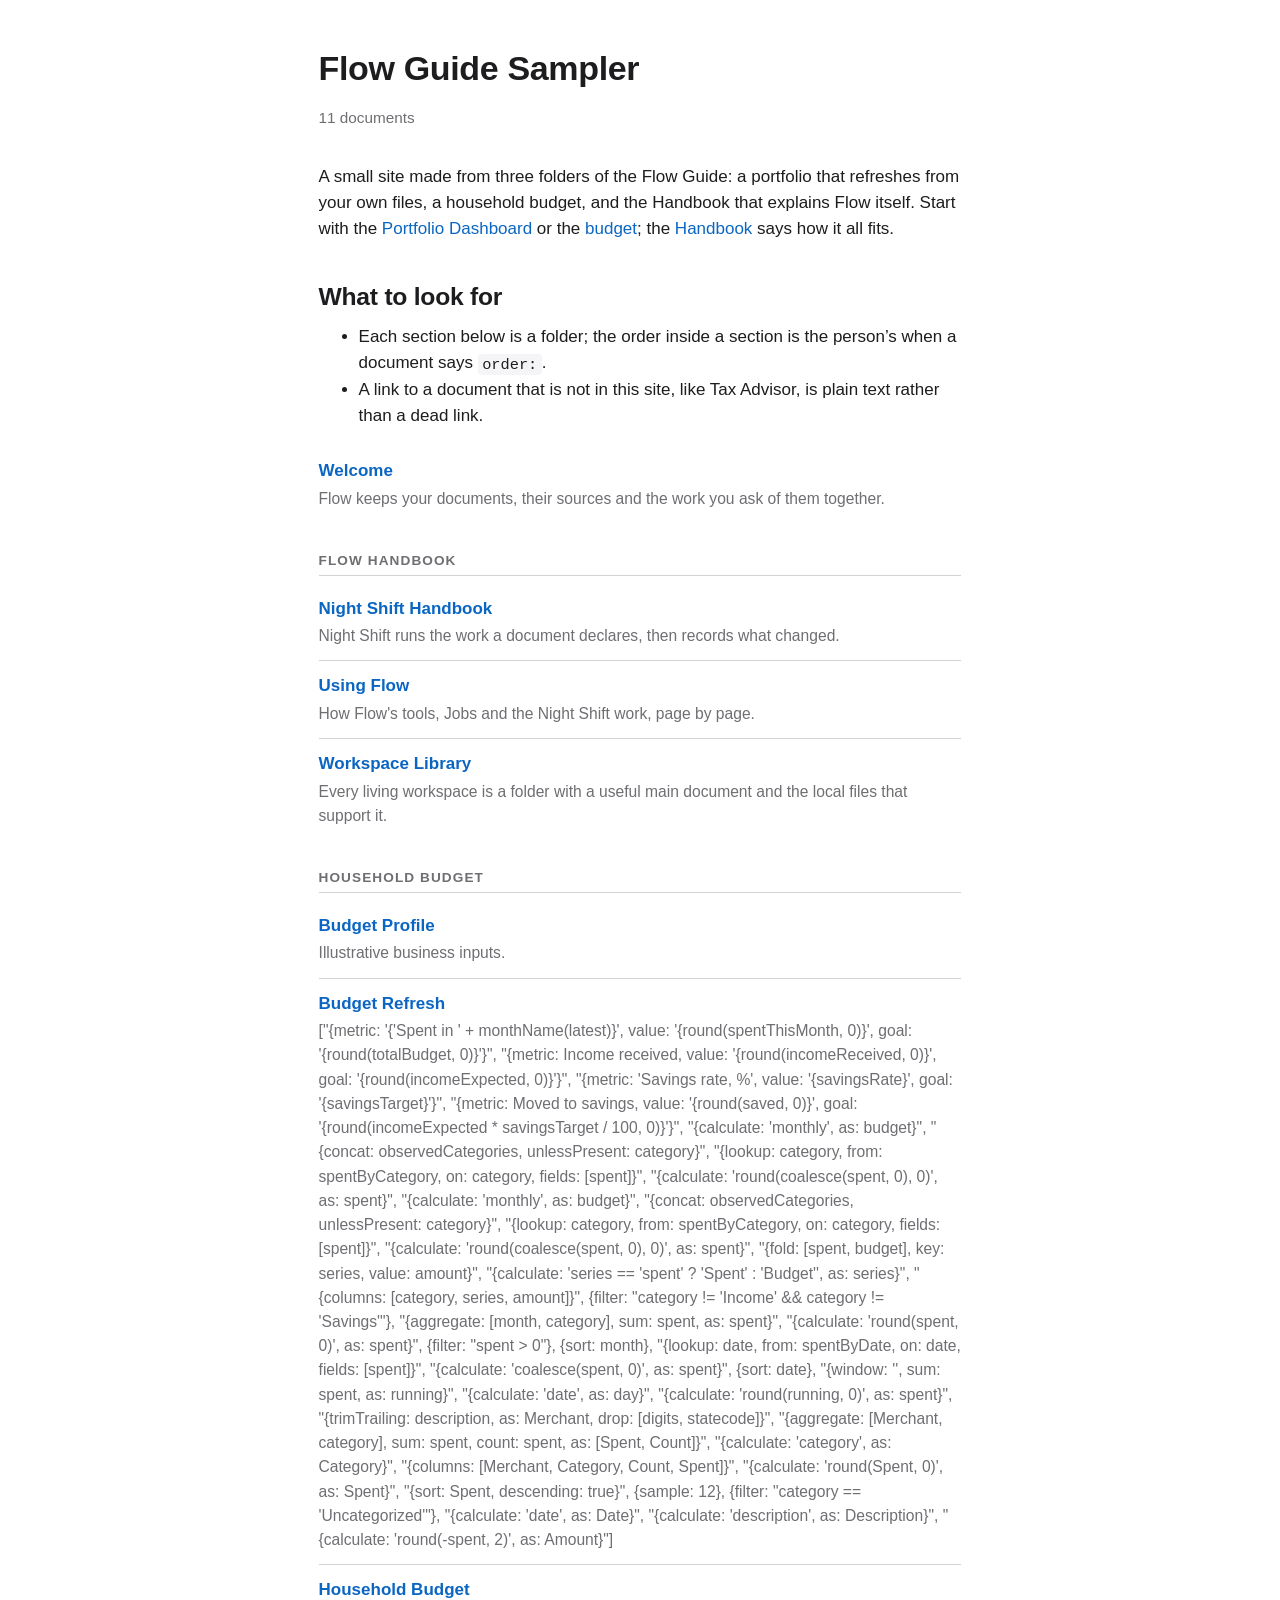
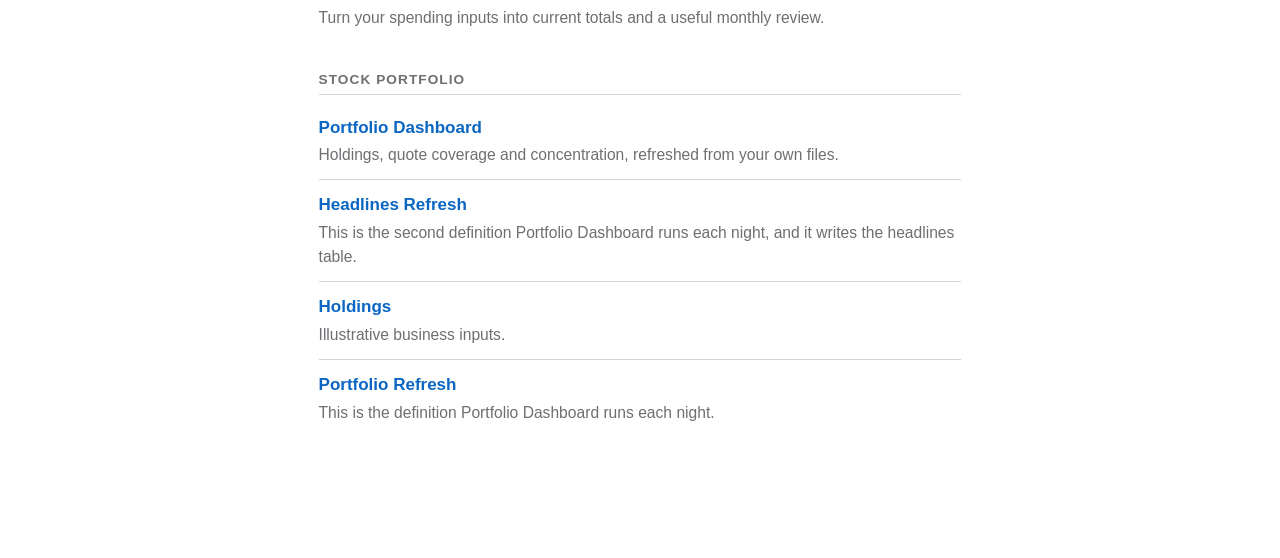
<file: index.html>
<!DOCTYPE html>
<html lang="en">
<head>
<meta charset="utf-8">
<meta name="viewport" content="width=device-width, initial-scale=1">
<meta name="generator" content="Flow 1.7-dev (1)">
<title>Flow Guide Sampler</title>
<link rel="stylesheet" href="style.css">
</head>
<body>
<article class="document listing" data-title="Flow Guide Sampler">
<header class="document-header"><h1 class="title">Flow Guide Sampler</h1>
<p class="meta">11 documents</p></header>
<p>A small site made from three folders of the Flow Guide: a portfolio that refreshes from your own files, a household budget, and the Handbook that explains Flow itself. Start with the <a href="stock-portfolio-portfolio-dashboard.html">Portfolio Dashboard</a> or the <a href="household-budget-household-budget.html">budget</a>; the <a href="flow-handbook-using-flow.html">Handbook</a> says how it all fits.</p>
<h2 id="what-to-look-for">What to look for</h2>
<ul>
<li>Each section below is a folder; the order inside a section is the person’s when a document says <code>order:</code>.</li>
<li>A link to a document that is not in this site, like Tax Advisor, is plain text rather than a dead link.</li>
</ul>
<section class="listing">
<ol class="listing">
<li><a href="welcome.html">Welcome</a><p class="description">Flow keeps your documents, their sources and the work you ask of them together.</p></li>
</ol>
</section>
<section class="listing">
<h2>Flow Handbook</h2>
<ol class="listing">
<li><a href="flow-handbook-night-shift-handbook.html">Night Shift Handbook</a><p class="description">Night Shift runs the work a document declares, then records what changed.</p></li>
<li><a href="flow-handbook-using-flow.html">Using Flow</a><p class="description">How Flow's tools, Jobs and the Night Shift work, page by page.</p></li>
<li><a href="flow-handbook-workspace-library.html">Workspace Library</a><p class="description">Every living workspace is a folder with a useful main document and the local files that support it.</p></li>
</ol>
</section>
<section class="listing">
<h2>Household Budget</h2>
<ol class="listing">
<li><a href="household-budget-budget-profile.html">Budget Profile</a><p class="description">Illustrative business inputs.</p></li>
<li><a href="household-budget-budget-refresh.html">Budget Refresh</a><p class="description">[&quot;{metric: '{'Spent in ' + monthName(latest)}', value: '{round(spentThisMonth, 0)}', goal: '{round(totalBudget, 0)}'}&quot;, &quot;{metric: Income received, value: '{round(incomeReceived, 0)}', goal: '{round(incomeExpected, 0)}'}&quot;, &quot;{metric: 'Savings rate, %', value: '{savingsRate}', goal: '{savingsTarget}'}&quot;, &quot;{metric: Moved to savings, value: '{round(saved, 0)}', goal: '{round(incomeExpected * savingsTarget / 100, 0)}'}&quot;, &quot;{calculate: 'monthly', as: budget}&quot;, &quot;{concat: observedCategories, unlessPresent: category}&quot;, &quot;{lookup: category, from: spentByCategory, on: category, fields: [spent]}&quot;, &quot;{calculate: 'round(coalesce(spent, 0), 0)', as: spent}&quot;, &quot;{calculate: 'monthly', as: budget}&quot;, &quot;{concat: observedCategories, unlessPresent: category}&quot;, &quot;{lookup: category, from: spentByCategory, on: category, fields: [spent]}&quot;, &quot;{calculate: 'round(coalesce(spent, 0), 0)', as: spent}&quot;, &quot;{fold: [spent, budget], key: series, value: amount}&quot;, &quot;{calculate: 'series == 'spent' ? 'Spent' : 'Budget'', as: series}&quot;, &quot;{columns: [category, series, amount]}&quot;, {filter: &quot;category != 'Income' &amp;&amp; category != 'Savings'&quot;}, &quot;{aggregate: [month, category], sum: spent, as: spent}&quot;, &quot;{calculate: 'round(spent, 0)', as: spent}&quot;, {filter: &quot;spent &gt; 0&quot;}, {sort: month}, &quot;{lookup: date, from: spentByDate, on: date, fields: [spent]}&quot;, &quot;{calculate: 'coalesce(spent, 0)', as: spent}&quot;, {sort: date}, &quot;{window: '', sum: spent, as: running}&quot;, &quot;{calculate: 'date', as: day}&quot;, &quot;{calculate: 'round(running, 0)', as: spent}&quot;, &quot;{trimTrailing: description, as: Merchant, drop: [digits, statecode]}&quot;, &quot;{aggregate: [Merchant, category], sum: spent, count: spent, as: [Spent, Count]}&quot;, &quot;{calculate: 'category', as: Category}&quot;, &quot;{columns: [Merchant, Category, Count, Spent]}&quot;, &quot;{calculate: 'round(Spent, 0)', as: Spent}&quot;, &quot;{sort: Spent, descending: true}&quot;, {sample: 12}, {filter: &quot;category == 'Uncategorized'&quot;}, &quot;{calculate: 'date', as: Date}&quot;, &quot;{calculate: 'description', as: Description}&quot;, &quot;{calculate: 'round(-spent, 2)', as: Amount}&quot;]</p></li>
<li><a href="household-budget-household-budget.html">Household Budget</a><p class="description">Turn your spending inputs into current totals and a useful monthly review.</p></li>
</ol>
</section>
<section class="listing">
<h2>Stock Portfolio</h2>
<ol class="listing">
<li><a href="stock-portfolio-portfolio-dashboard.html">Portfolio Dashboard</a><p class="description">Holdings, quote coverage and concentration, refreshed from your own files.</p></li>
<li><a href="stock-portfolio-headlines-refresh.html">Headlines Refresh</a><p class="description">This is the second definition Portfolio Dashboard runs each night, and it writes the headlines table.</p></li>
<li><a href="stock-portfolio-holdings.html">Holdings</a><p class="description">Illustrative business inputs.</p></li>
<li><a href="stock-portfolio-portfolio-refresh.html">Portfolio Refresh</a><p class="description">This is the definition Portfolio Dashboard runs each night.</p></li>
</ol>
</section>
</article>
</body>
</html>
</file>
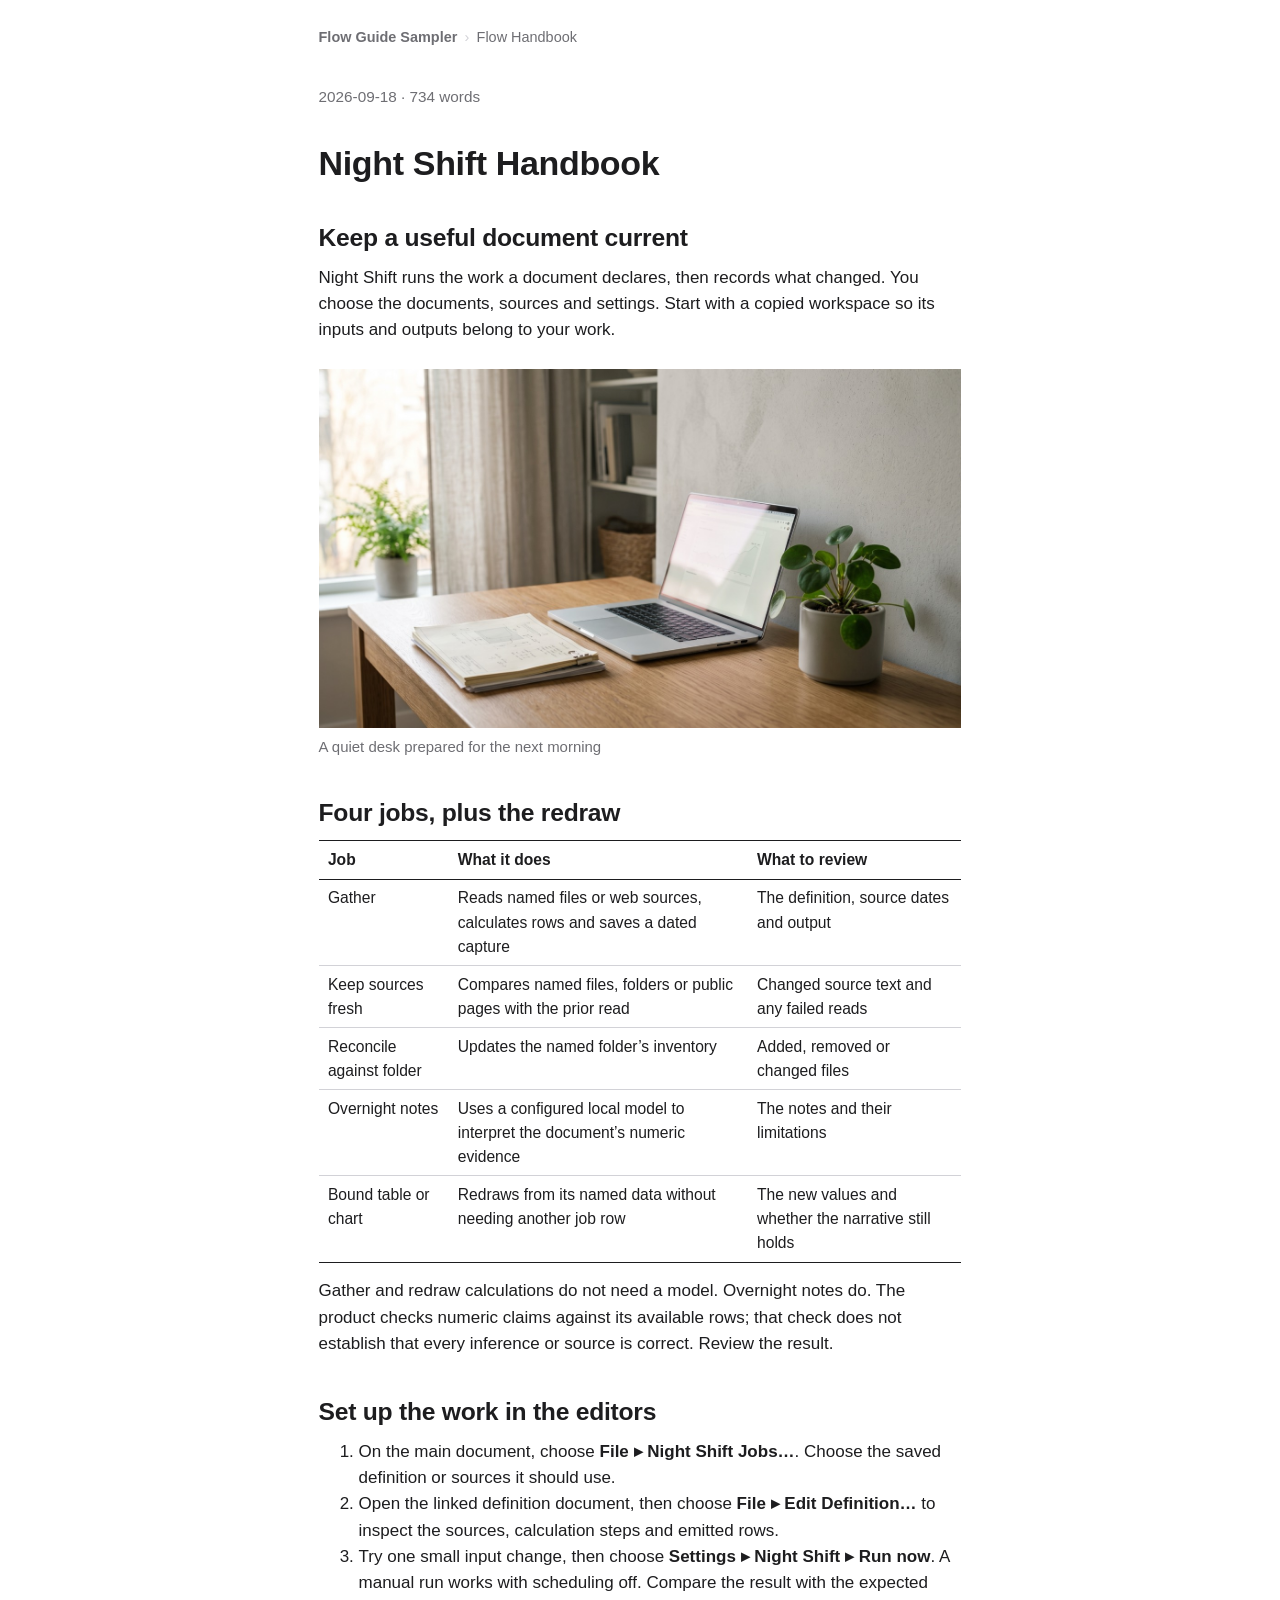
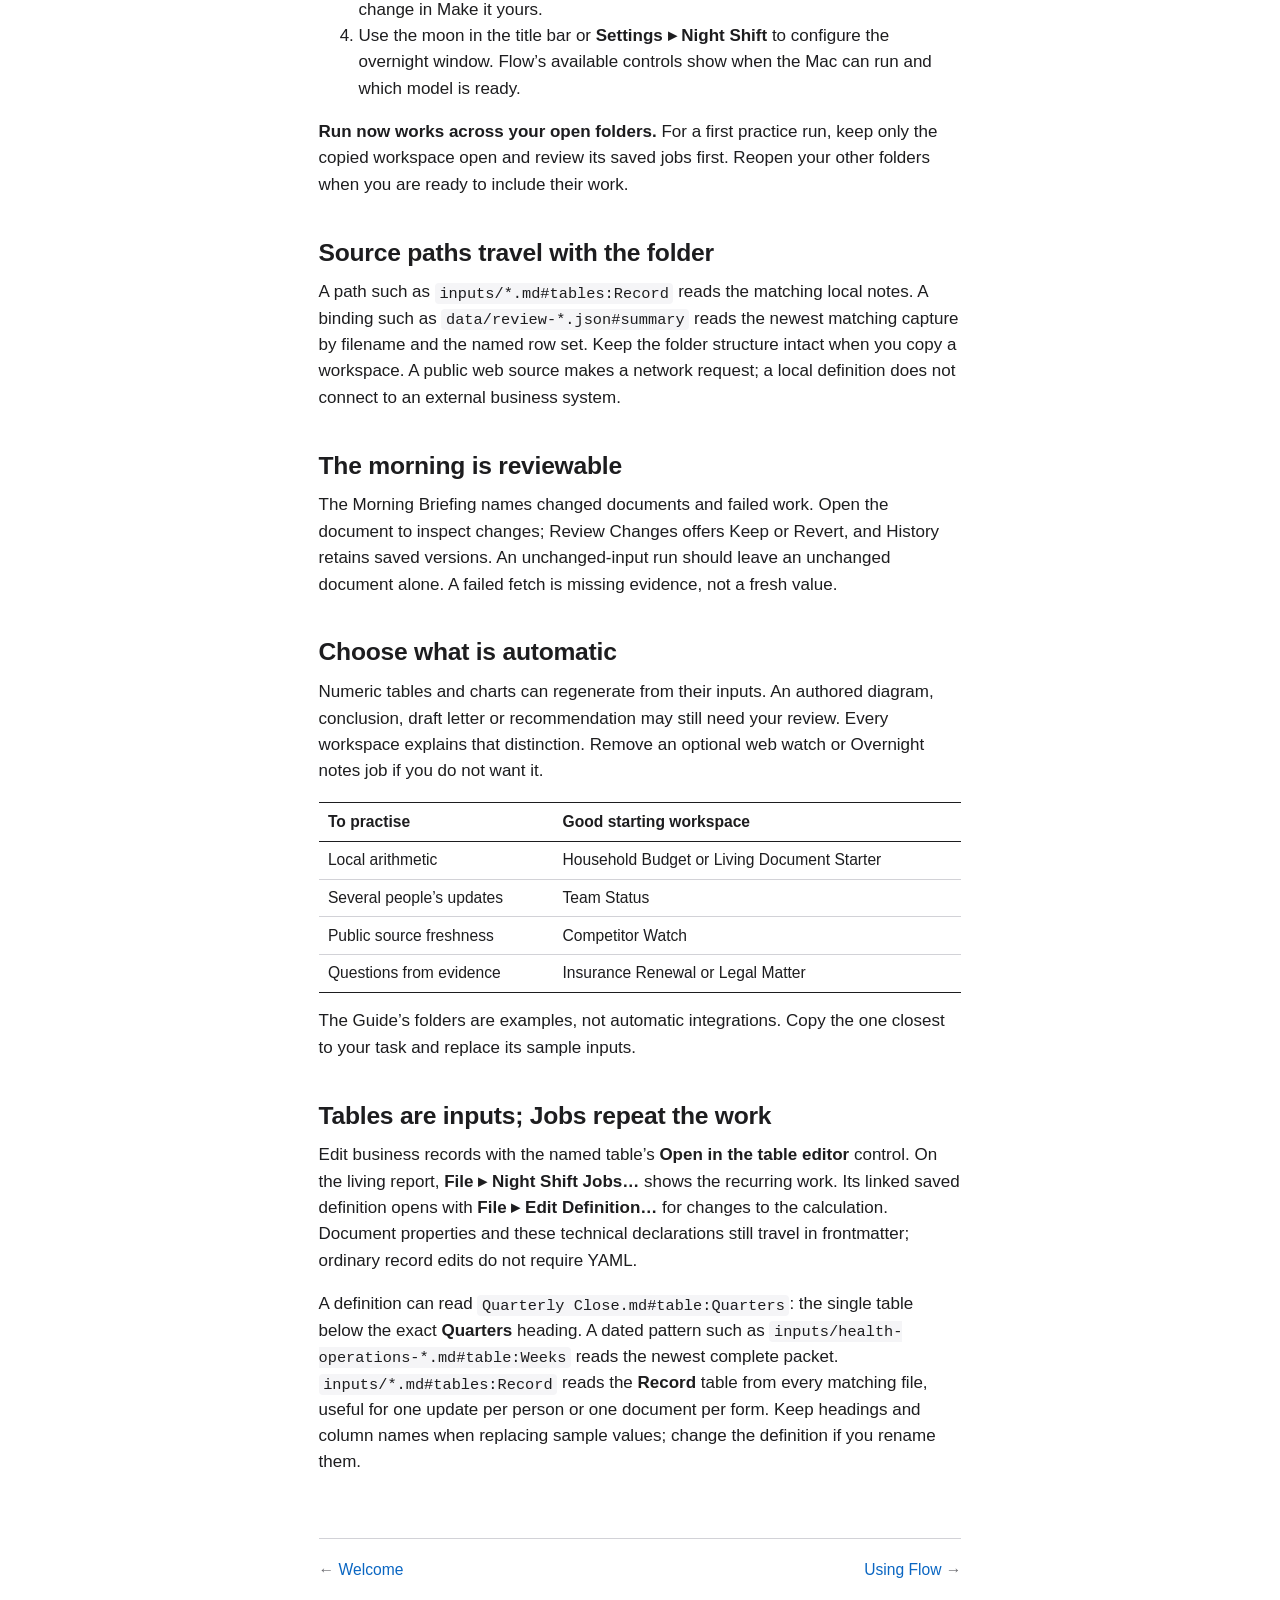
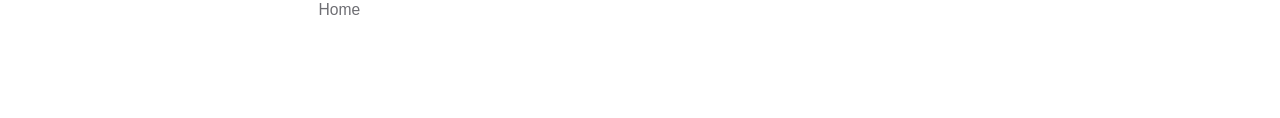
<file: flow-handbook-night-shift-handbook.html>
<!DOCTYPE html>
<html lang="en">
<head>
<meta charset="utf-8">
<meta name="viewport" content="width=device-width, initial-scale=1">
<meta name="generator" content="Flow 1.7-dev (1)">
<title>Night Shift Handbook</title>
<link rel="stylesheet" href="style.css">
</head>
<body>
<header class="site-header"><a class="site-home" href="index.html">Flow Guide Sampler</a><span class="site-separator" aria-hidden="true">›</span><span class="site-section">Flow Handbook</span></header>
<article class="document" data-title="Night Shift Handbook">
<header class="document-header"><p class="meta">2026-09-18 · 734 words</p></header>
<h1 id="night-shift-handbook">Night Shift Handbook</h1>
<h2 id="keep-a-useful-document-current">Keep a useful document current</h2>
<p>Night Shift runs the work a document declares, then records what changed. You choose the documents, sources and settings. Start with a copied workspace so its inputs and outputs belong to your work.</p>
<figure class="picture"><img src="images/85c63583abf8f232ab73f820c87b29102ed7940b4cb940b21ff3952b66282ddc.jpeg" alt="A quiet desk prepared for the next morning"><figcaption>A quiet desk prepared for the next morning</figcaption></figure>
<h2 id="four-jobs-plus-the-redraw">Four jobs, plus the redraw</h2>
<table>
<thead><tr><th>Job</th><th>What it does</th><th>What to review</th></tr></thead>
<tbody>
<tr><td>Gather</td><td>Reads named files or web sources, calculates rows and saves a dated capture</td><td>The definition, source dates and output</td></tr>
<tr><td>Keep sources fresh</td><td>Compares named files, folders or public pages with the prior read</td><td>Changed source text and any failed reads</td></tr>
<tr><td>Reconcile against folder</td><td>Updates the named folder’s inventory</td><td>Added, removed or changed files</td></tr>
<tr><td>Overnight notes</td><td>Uses a configured local model to interpret the document’s numeric evidence</td><td>The notes and their limitations</td></tr>
<tr><td>Bound table or chart</td><td>Redraws from its named data without needing another job row</td><td>The new values and whether the narrative still holds</td></tr>
</tbody>
</table>
<p>Gather and redraw calculations do not need a model. Overnight notes do. The product checks numeric claims against its available rows; that check does not establish that every inference or source is correct. Review the result.</p>
<h2 id="set-up-the-work-in-the-editors">Set up the work in the editors</h2>
<ol start="1">
<li>On the main document, choose <strong>File ▸ Night Shift Jobs…</strong>. Choose the saved definition or sources it should use.</li>
<li>Open the linked definition document, then choose <strong>File ▸ Edit Definition…</strong> to inspect the sources, calculation steps and emitted rows.</li>
<li>Try one small input change, then choose <strong>Settings ▸ Night Shift ▸ Run now</strong>. A manual run works with scheduling off. Compare the result with the expected change in Make it yours.</li>
<li>Use the moon in the title bar or <strong>Settings ▸ Night Shift</strong> to configure the overnight window. Flow’s available controls show when the Mac can run and which model is ready.</li>
</ol>
<p><strong>Run now works across your open folders.</strong> For a first practice run, keep only the copied workspace open and review its saved jobs first. Reopen your other folders when you are ready to include their work.</p>
<h2 id="source-paths-travel-with-the-folder">Source paths travel with the folder</h2>
<p>A path such as <code>inputs/*.md#tables:Record</code> reads the matching local notes. A binding such as <code>data/review-*.json#summary</code> reads the newest matching capture by filename and the named row set. Keep the folder structure intact when you copy a workspace. A public web source makes a network request; a local definition does not connect to an external business system.</p>
<h2 id="the-morning-is-reviewable">The morning is reviewable</h2>
<p>The Morning Briefing names changed documents and failed work. Open the document to inspect changes; Review Changes offers Keep or Revert, and History retains saved versions. An unchanged-input run should leave an unchanged document alone. A failed fetch is missing evidence, not a fresh value.</p>
<h2 id="choose-what-is-automatic">Choose what is automatic</h2>
<p>Numeric tables and charts can regenerate from their inputs. An authored diagram, conclusion, draft letter or recommendation may still need your review. Every workspace explains that distinction. Remove an optional web watch or Overnight notes job if you do not want it.</p>
<table>
<thead><tr><th>To practise</th><th>Good starting workspace</th></tr></thead>
<tbody>
<tr><td>Local arithmetic</td><td>Household Budget or Living Document Starter</td></tr>
<tr><td>Several people’s updates</td><td>Team Status</td></tr>
<tr><td>Public source freshness</td><td>Competitor Watch</td></tr>
<tr><td>Questions from evidence</td><td>Insurance Renewal or Legal Matter</td></tr>
</tbody>
</table>
<p>The Guide’s folders are examples, not automatic integrations. Copy the one closest to your task and replace its sample inputs.</p>
<h2 id="tables-are-inputs-jobs-repeat-the-work">Tables are inputs; Jobs repeat the work</h2>
<p>Edit business records with the named table’s <strong>Open in the table editor</strong> control. On the living report, <strong>File ▸ Night Shift Jobs…</strong> shows the recurring work. Its linked saved definition opens with <strong>File ▸ Edit Definition…</strong> for changes to the calculation. Document properties and these technical declarations still travel in frontmatter; ordinary record edits do not require YAML.</p>
<p>A definition can read <code>Quarterly Close.md#table:Quarters</code>: the single table below the exact <strong>Quarters</strong> heading. A dated pattern such as <code>inputs/health-operations-*.md#table:Weeks</code> reads the newest complete packet. <code>inputs/*.md#tables:Record</code> reads the <strong>Record</strong> table from every matching file, useful for one update per person or one document per form. Keep headings and column names when replacing sample values; change the definition if you rename them.</p>
</article>
<footer class="site-footer"><nav class="site-neighbours"><a rel="prev" href="welcome.html"><span class="arrow" aria-hidden="true">←</span> Welcome</a><a rel="next" href="flow-handbook-using-flow.html">Using Flow <span class="arrow" aria-hidden="true">→</span></a></nav><a class="site-home" href="index.html">Home</a></footer>
</body>
</html>
</file>
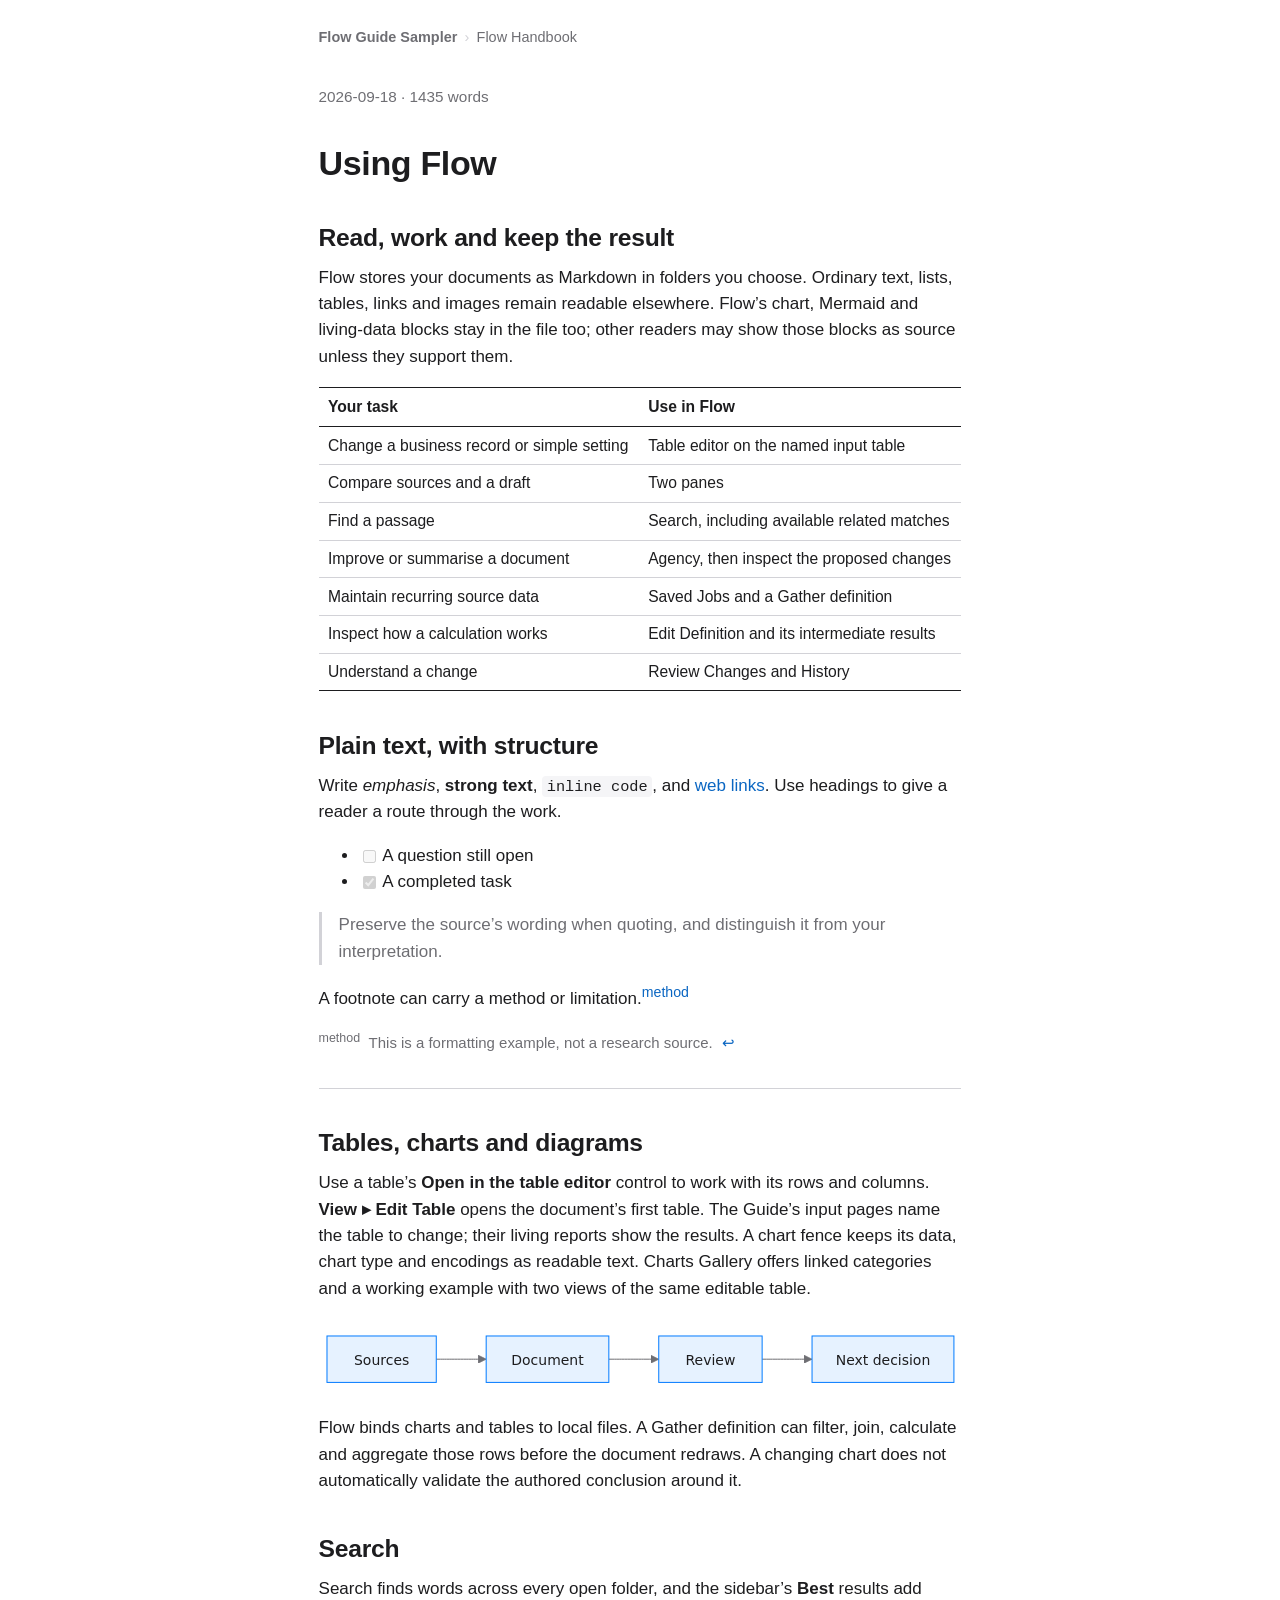
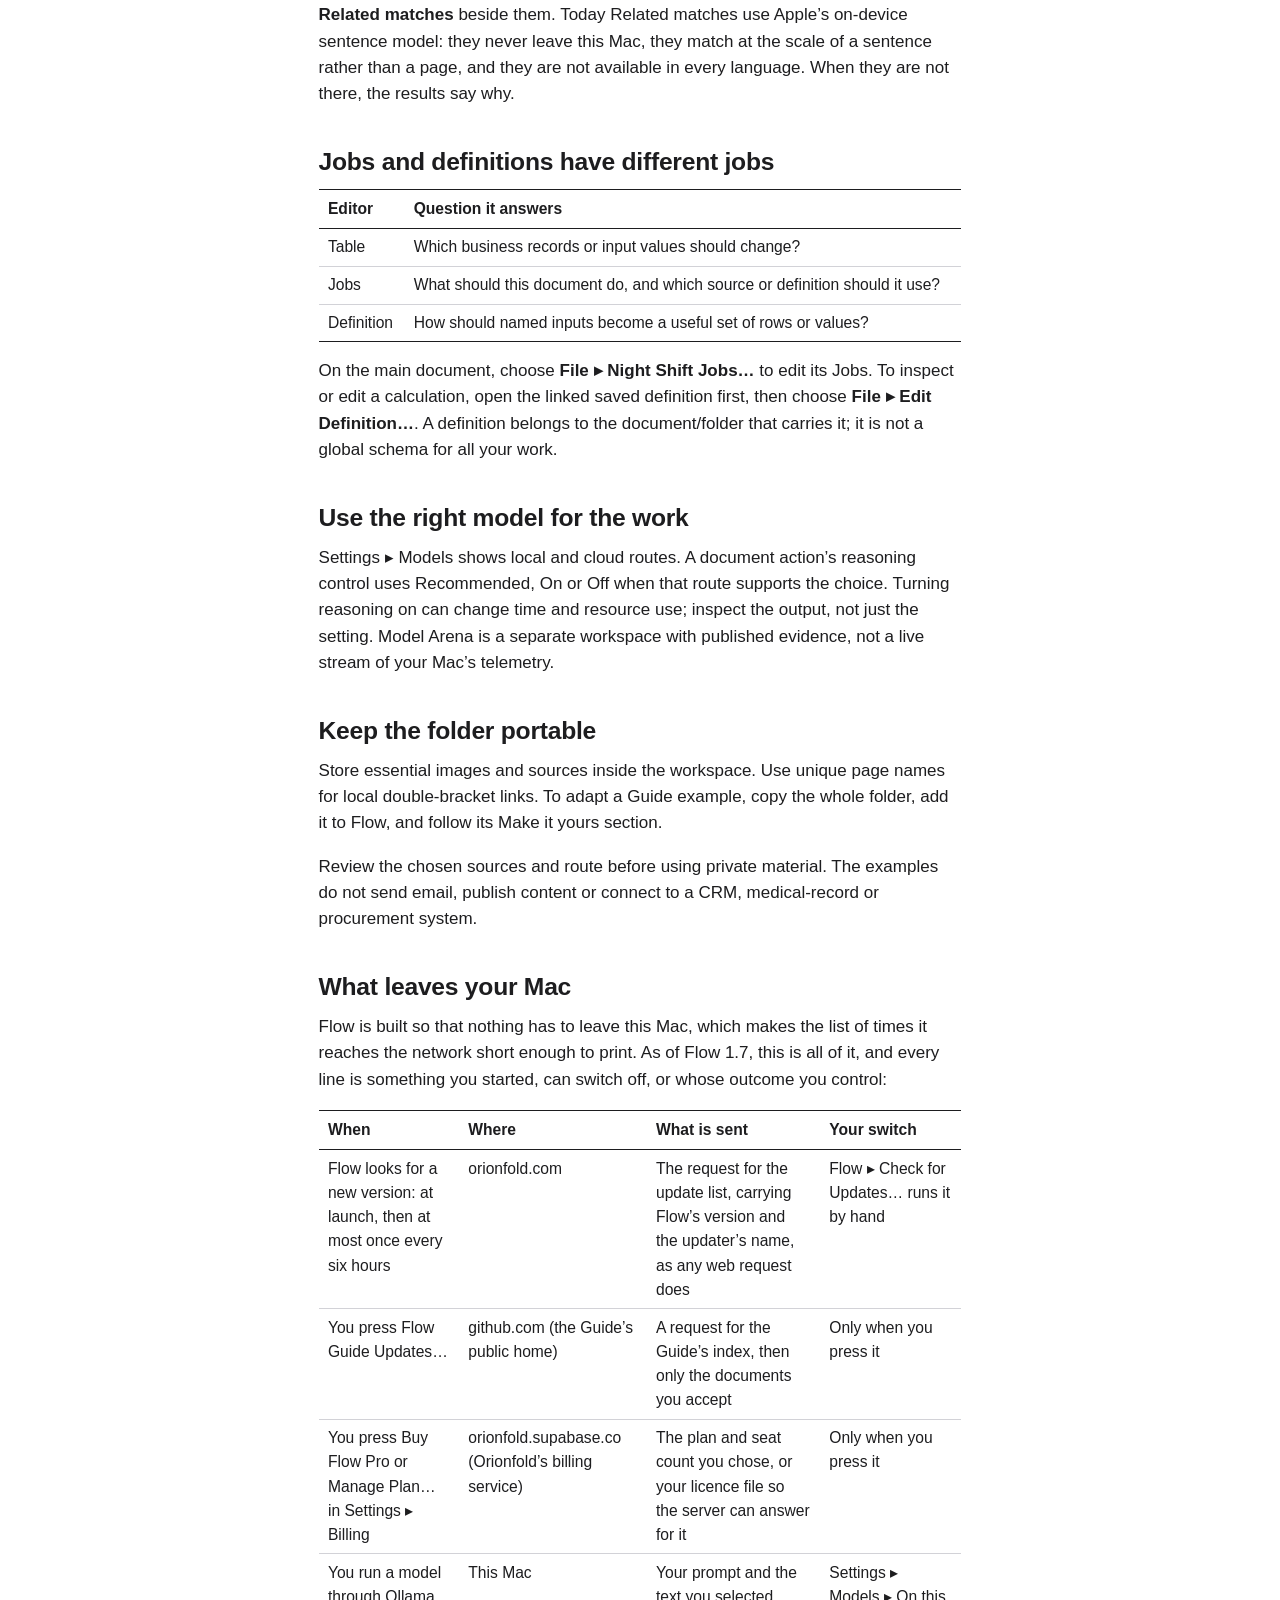
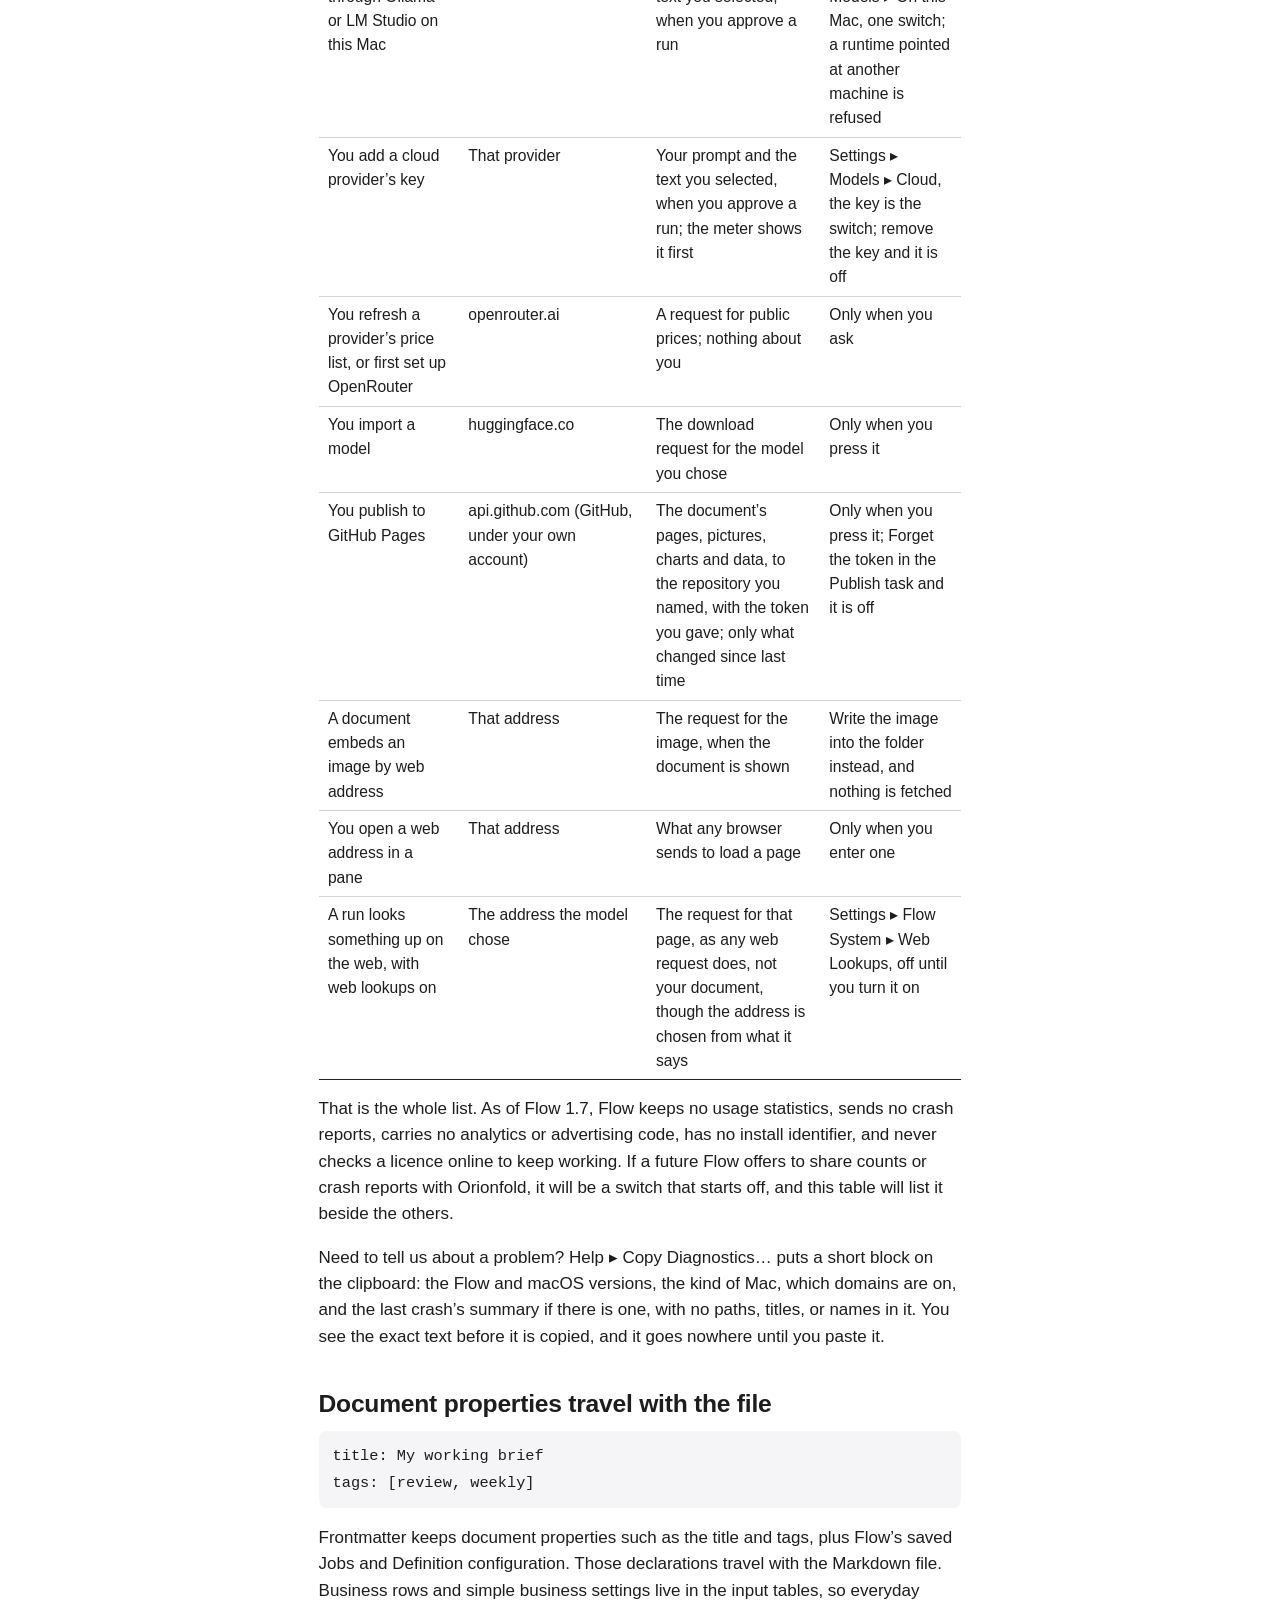
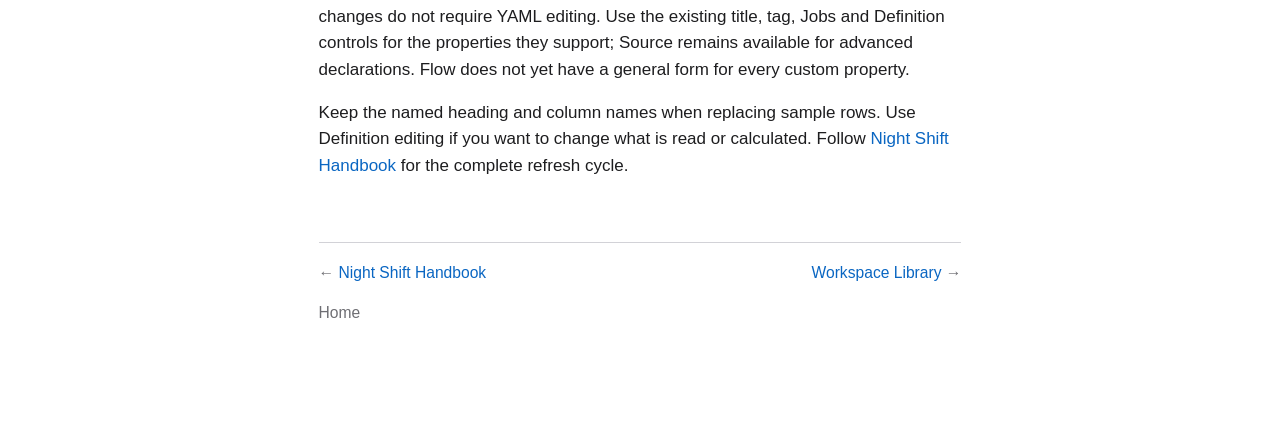
<file: flow-handbook-using-flow.html>
<!DOCTYPE html>
<html lang="en">
<head>
<meta charset="utf-8">
<meta name="viewport" content="width=device-width, initial-scale=1">
<meta name="generator" content="Flow 1.7-dev (1)">
<title>Using Flow</title>
<link rel="stylesheet" href="style.css">
<link rel="stylesheet" href="charts/hover.css">
</head>
<body>
<header class="site-header"><a class="site-home" href="index.html">Flow Guide Sampler</a><span class="site-separator" aria-hidden="true">›</span><span class="site-section">Flow Handbook</span></header>
<article class="document" data-title="Using Flow">
<header class="document-header"><p class="meta">2026-09-18 · 1435 words</p></header>
<h1 id="using-flow">Using Flow</h1>
<h2 id="read-work-and-keep-the-result">Read, work and keep the result</h2>
<p>Flow stores your documents as Markdown in folders you choose. Ordinary text, lists, tables, links and images remain readable elsewhere. Flow’s chart, Mermaid and living-data blocks stay in the file too; other readers may show those blocks as source unless they support them.</p>
<table>
<thead><tr><th>Your task</th><th>Use in Flow</th></tr></thead>
<tbody>
<tr><td>Change a business record or simple setting</td><td>Table editor on the named input table</td></tr>
<tr><td>Compare sources and a draft</td><td>Two panes</td></tr>
<tr><td>Find a passage</td><td>Search, including available related matches</td></tr>
<tr><td>Improve or summarise a document</td><td>Agency, then inspect the proposed changes</td></tr>
<tr><td>Maintain recurring source data</td><td>Saved Jobs and a Gather definition</td></tr>
<tr><td>Inspect how a calculation works</td><td>Edit Definition and its intermediate results</td></tr>
<tr><td>Understand a change</td><td>Review Changes and History</td></tr>
</tbody>
</table>
<h2 id="plain-text-with-structure">Plain text, with structure</h2>
<p>Write <em>emphasis</em>, <strong>strong text</strong>, <code>inline code</code>, and <a href="https://orionfold.com/flow/">web links</a>. Use headings to give a reader a route through the work.</p>
<ul>
<li><input type="checkbox" disabled> A question still open</li>
<li><input type="checkbox" disabled checked> A completed task</li>
</ul>
<blockquote>
<p>Preserve the source’s wording when quoting, and distinguish it from your interpretation.</p>
</blockquote>
<p>A footnote can carry a method or limitation.<sup><a href="#fn-method" id="fnref-method">method</a></sup></p>
<aside class="footnote" role="doc-footnote" id="fn-method"><sup>method</sup> <p>This is a formatting example, not a research source.</p> <a href="#fnref-method" class="footnote-back" role="doc-backlink">↩</a></aside>
<hr>
<h2 id="tables-charts-and-diagrams">Tables, charts and diagrams</h2>
<p>Use a table’s <strong>Open in the table editor</strong> control to work with its rows and columns. <strong>View ▸ Edit Table</strong> opens the document’s first table. The Guide’s input pages name the table to change; their living reports show the results. A chart fence keeps its data, chart type and encodings as readable text. Charts Gallery offers linked categories and a working example with two views of the same editable table.</p>
<figure class="chart" data-chart="8784966ce5ddf5292c6e2be0dd274f424b1efd6a818dfbeb80ad0b5410927679" aria-label="Diagram"><svg id="flow-mermaid-2" width="100%" xmlns="http://www.w3.org/2000/svg" class="flowchart" style="max-width: 644.03125px;" viewBox="0 0 644.03125 62.5" role="graphics-document document" aria-roledescription="flowchart-v2"><style>#flow-mermaid-2{font-family:-apple-system,BlinkMacSystemFont,"SF Pro Text",system-ui,sans-serif;font-size:14px;fill:rgb(29, 29, 31);}@keyframes edge-animation-frame{from{stroke-dashoffset:0;}}@keyframes dash{to{stroke-dashoffset:0;}}#flow-mermaid-2 .edge-animation-slow{stroke-dasharray:9,5!important;stroke-dashoffset:900;animation:dash 50s linear infinite;stroke-linecap:round;}#flow-mermaid-2 .edge-animation-fast{stroke-dasharray:9,5!important;stroke-dashoffset:900;animation:dash 20s linear infinite;stroke-linecap:round;}#flow-mermaid-2 .error-icon{fill:rgb(246, 246, 247);}#flow-mermaid-2 .error-text{fill:rgb(29, 29, 31);stroke:rgb(29, 29, 31);}#flow-mermaid-2 .edge-thickness-normal{stroke-width:1px;}#flow-mermaid-2 .edge-thickness-thick{stroke-width:3.5px;}#flow-mermaid-2 .edge-pattern-solid{stroke-dasharray:0;}#flow-mermaid-2 .edge-thickness-invisible{stroke-width:0;fill:none;}#flow-mermaid-2 .edge-pattern-dashed{stroke-dasharray:3;}#flow-mermaid-2 .edge-pattern-dotted{stroke-dasharray:2;}#flow-mermaid-2 .marker{fill:rgb(110, 110, 115);stroke:rgb(110, 110, 115);}#flow-mermaid-2 .marker.cross{stroke:rgb(110, 110, 115);}#flow-mermaid-2 svg{font-family:-apple-system,BlinkMacSystemFont,"SF Pro Text",system-ui,sans-serif;font-size:14px;}#flow-mermaid-2 p{margin:0;}#flow-mermaid-2 .label{font-family:-apple-system,BlinkMacSystemFont,"SF Pro Text",system-ui,sans-serif;color:rgb(29, 29, 31);}#flow-mermaid-2 .cluster-label text{fill:rgb(29, 29, 31);}#flow-mermaid-2 .cluster-label span{color:rgb(29, 29, 31);}#flow-mermaid-2 .cluster-label span p{background-color:transparent;}#flow-mermaid-2 .label text,#flow-mermaid-2 span{fill:rgb(29, 29, 31);color:rgb(29, 29, 31);}#flow-mermaid-2 .node rect,#flow-mermaid-2 .node circle,#flow-mermaid-2 .node ellipse,#flow-mermaid-2 .node polygon,#flow-mermaid-2 .node path{fill:rgb(230, 242, 255);stroke:rgb(0, 122, 255);stroke-width:1px;}#flow-mermaid-2 .rough-node .label text,#flow-mermaid-2 .node .label text,#flow-mermaid-2 .image-shape .label,#flow-mermaid-2 .icon-shape .label{text-anchor:middle;}#flow-mermaid-2 .node .katex path{fill:#000;stroke:#000;stroke-width:1px;}#flow-mermaid-2 .rough-node .label,#flow-mermaid-2 .node .label,#flow-mermaid-2 .image-shape .label,#flow-mermaid-2 .icon-shape .label{text-align:center;}#flow-mermaid-2 .node.clickable{cursor:pointer;}#flow-mermaid-2 .root .anchor path{fill:rgb(110, 110, 115)!important;stroke-width:0;stroke:rgb(110, 110, 115);}#flow-mermaid-2 .arrowheadPath{fill:#000000;}#flow-mermaid-2 .edgePath .path{stroke:rgb(110, 110, 115);stroke-width:1px;}#flow-mermaid-2 .flowchart-link{stroke:rgb(110, 110, 115);fill:none;}#flow-mermaid-2 .edgeLabel{background-color:rgb(255, 255, 255);text-align:center;}#flow-mermaid-2 .edgeLabel p{background-color:rgb(255, 255, 255);}#flow-mermaid-2 .edgeLabel rect{opacity:0.5;background-color:rgb(255, 255, 255);fill:rgb(255, 255, 255);}#flow-mermaid-2 .labelBkg{background-color:rgba(255, 255, 255, 0.5);}#flow-mermaid-2 .cluster rect{fill:rgb(246, 246, 247);stroke:rgb(226, 229, 232);stroke-width:1px;}#flow-mermaid-2 .cluster text{fill:rgb(29, 29, 31);}#flow-mermaid-2 .cluster span{color:rgb(29, 29, 31);}#flow-mermaid-2 .node .collapsed-indicator{fill:rgb(226, 229, 232);stroke:none;opacity:0.6;}#flow-mermaid-2 .node .collapsed-separator{stroke:rgb(226, 229, 232);stroke-width:0.75px;}#flow-mermaid-2 div.mermaidTooltip{position:absolute;text-align:center;max-width:200px;padding:2px;font-family:-apple-system,BlinkMacSystemFont,"SF Pro Text",system-ui,sans-serif;font-size:12px;background:rgb(246, 246, 247);border:1px solid rgb(226, 229, 232);border-radius:2px;pointer-events:none;z-index:100;}#flow-mermaid-2 .flowchartTitleText{text-anchor:middle;font-size:18px;fill:rgb(29, 29, 31);}#flow-mermaid-2 rect.text{fill:none;stroke-width:0;}#flow-mermaid-2 .icon-shape,#flow-mermaid-2 .image-shape{background-color:rgb(255, 255, 255);text-align:center;}#flow-mermaid-2 .icon-shape p,#flow-mermaid-2 .image-shape p{background-color:rgb(255, 255, 255);padding:2px;}#flow-mermaid-2 .icon-shape .label rect,#flow-mermaid-2 .image-shape .label rect{opacity:0.5;background-color:rgb(255, 255, 255);fill:rgb(255, 255, 255);}#flow-mermaid-2 .label-icon{display:inline-block;height:1em;overflow:visible;vertical-align:-0.125em;}#flow-mermaid-2 .node .label-icon path{fill:currentColor;stroke:revert;stroke-width:revert;}#flow-mermaid-2 .node .neo-node{stroke:rgb(0, 122, 255);}#flow-mermaid-2 [data-look="neo"].node rect,#flow-mermaid-2 [data-look="neo"].cluster rect,#flow-mermaid-2 [data-look="neo"].node polygon{stroke:url(#flow-mermaid-2-gradient);filter:drop-shadow( 1px 2px 2px rgba(185,185,185,1));}#flow-mermaid-2 [data-look="neo"].swimlane.cluster rect{filter:none;}#flow-mermaid-2 [data-look="neo"].node path{stroke:url(#flow-mermaid-2-gradient);stroke-width:1px;}#flow-mermaid-2 [data-look="neo"].node .outer-path{filter:drop-shadow( 1px 2px 2px rgba(185,185,185,1));}#flow-mermaid-2 [data-look="neo"].node .neo-line path{stroke:rgb(0, 122, 255);filter:none;}#flow-mermaid-2 [data-look="neo"].node circle{stroke:url(#flow-mermaid-2-gradient);filter:drop-shadow( 1px 2px 2px rgba(185,185,185,1));}#flow-mermaid-2 [data-look="neo"].node circle .state-start{fill:#000000;}#flow-mermaid-2 [data-look="neo"].icon-shape .icon{fill:url(#flow-mermaid-2-gradient);filter:drop-shadow( 1px 2px 2px rgba(185,185,185,1));}#flow-mermaid-2 [data-look="neo"].icon-shape .icon-neo path{stroke:url(#flow-mermaid-2-gradient);filter:drop-shadow( 1px 2px 2px rgba(185,185,185,1));}#flow-mermaid-2 :root{--mermaid-font-family:-apple-system,BlinkMacSystemFont,"SF Pro Text",system-ui,sans-serif;}</style><g><marker id="flow-mermaid-2_flowchart-v2-pointEnd" class="marker flowchart-v2" viewBox="0 0 10 10" refX="5" refY="5" markerUnits="userSpaceOnUse" markerWidth="8" markerHeight="8" orient="auto"><path d="M 0 0 L 10 5 L 0 10 z" class="arrowMarkerPath" style="stroke-width: 1; stroke-dasharray: 1, 0;"></path></marker><marker id="flow-mermaid-2_flowchart-v2-pointStart" class="marker flowchart-v2" viewBox="0 0 10 10" refX="4.5" refY="5" markerUnits="userSpaceOnUse" markerWidth="8" markerHeight="8" orient="auto"><path d="M 0 5 L 10 10 L 10 0 z" class="arrowMarkerPath" style="stroke-width: 1; stroke-dasharray: 1, 0;"></path></marker><marker id="flow-mermaid-2_flowchart-v2-pointEnd-margin" class="marker flowchart-v2" viewBox="0 0 11.5 14" refX="11.5" refY="7" markerUnits="userSpaceOnUse" markerWidth="10.5" markerHeight="14" orient="auto"><path d="M 0 0 L 11.5 7 L 0 14 z" class="arrowMarkerPath" style="stroke-width: 0px; stroke-dasharray: 1, 0;"></path></marker><marker id="flow-mermaid-2_flowchart-v2-pointStart-margin" class="marker flowchart-v2" viewBox="0 0 11.5 14" refX="1" refY="7" markerUnits="userSpaceOnUse" markerWidth="11.5" markerHeight="14" orient="auto"><polygon points="0,7 11.5,14 11.5,0" class="arrowMarkerPath" style="stroke-width: 0px; stroke-dasharray: 1, 0;"></polygon></marker><marker id="flow-mermaid-2_flowchart-v2-circleEnd" class="marker flowchart-v2" viewBox="0 0 10 10" refX="11" refY="5" markerUnits="userSpaceOnUse" markerWidth="11" markerHeight="11" orient="auto"><circle cx="5" cy="5" r="5" class="arrowMarkerPath" style="stroke-width: 1; stroke-dasharray: 1, 0;"></circle></marker><marker id="flow-mermaid-2_flowchart-v2-circleStart" class="marker flowchart-v2" viewBox="0 0 10 10" refX="-1" refY="5" markerUnits="userSpaceOnUse" markerWidth="11" markerHeight="11" orient="auto"><circle cx="5" cy="5" r="5" class="arrowMarkerPath" style="stroke-width: 1; stroke-dasharray: 1, 0;"></circle></marker><marker id="flow-mermaid-2_flowchart-v2-circleEnd-margin" class="marker flowchart-v2" viewBox="0 0 10 10" refY="5" refX="12.25" markerUnits="userSpaceOnUse" markerWidth="14" markerHeight="14" orient="auto"><circle cx="5" cy="5" r="5" class="arrowMarkerPath" style="stroke-width: 0px; stroke-dasharray: 1, 0;"></circle></marker><marker id="flow-mermaid-2_flowchart-v2-circleStart-margin" class="marker flowchart-v2" viewBox="0 0 10 10" refX="-2" refY="5" markerUnits="userSpaceOnUse" markerWidth="14" markerHeight="14" orient="auto"><circle cx="5" cy="5" r="5" class="arrowMarkerPath" style="stroke-width: 0px; stroke-dasharray: 1, 0;"></circle></marker><marker id="flow-mermaid-2_flowchart-v2-crossEnd" class="marker cross flowchart-v2" viewBox="0 0 11 11" refX="12" refY="5.2" markerUnits="userSpaceOnUse" markerWidth="11" markerHeight="11" orient="auto"><path d="M 1,1 l 9,9 M 10,1 l -9,9" class="arrowMarkerPath" style="stroke-width: 2; stroke-dasharray: 1, 0;"></path></marker><marker id="flow-mermaid-2_flowchart-v2-crossStart" class="marker cross flowchart-v2" viewBox="0 0 11 11" refX="-1" refY="5.2" markerUnits="userSpaceOnUse" markerWidth="11" markerHeight="11" orient="auto"><path d="M 1,1 l 9,9 M 10,1 l -9,9" class="arrowMarkerPath" style="stroke-width: 2; stroke-dasharray: 1, 0;"></path></marker><marker id="flow-mermaid-2_flowchart-v2-crossEnd-margin" class="marker cross flowchart-v2" viewBox="0 0 15 15" refX="17.7" refY="7.5" markerUnits="userSpaceOnUse" markerWidth="12" markerHeight="12" orient="auto"><path d="M 1,1 L 14,14 M 1,14 L 14,1" class="arrowMarkerPath" style="stroke-width: 2.5;"></path></marker><marker id="flow-mermaid-2_flowchart-v2-crossStart-margin" class="marker cross flowchart-v2" viewBox="0 0 15 15" refX="-3.5" refY="7.5" markerUnits="userSpaceOnUse" markerWidth="12" markerHeight="12" orient="auto"><path d="M 1,1 L 14,14 M 1,14 L 14,1" class="arrowMarkerPath" style="stroke-width: 2.5; stroke-dasharray: 1, 0;"></path></marker><g class="root"><g class="clusters"></g><g class="edgePaths"><path d="M117.469,31.25L121.635,31.25C125.802,31.25,134.135,31.25,141.802,31.25C149.469,31.25,156.469,31.25,159.969,31.25L163.469,31.25" id="flow-mermaid-2-L_S_D_0" class="edge-thickness-normal edge-pattern-solid edge-thickness-normal edge-pattern-solid flowchart-link" style=";" data-edge="true" data-et="edge" data-id="L_S_D_0" data-points="W3sieCI6MTE3LjQ2ODc1LCJ5IjozMS4yNX0seyJ4IjoxNDIuNDY4NzUsInkiOjMxLjI1fSx7IngiOjE2Ny40Njg3NSwieSI6MzEuMjV9XQ==" data-look="classic" marker-end="url(#flow-mermaid-2_flowchart-v2-pointEnd)"></path><path d="M290.344,31.25L294.51,31.25C298.677,31.25,307.01,31.25,314.677,31.25C322.344,31.25,329.344,31.25,332.844,31.25L336.344,31.25" id="flow-mermaid-2-L_D_R_0" class="edge-thickness-normal edge-pattern-solid edge-thickness-normal edge-pattern-solid flowchart-link" style=";" data-edge="true" data-et="edge" data-id="L_D_R_0" data-points="W3sieCI6MjkwLjM0Mzc1LCJ5IjozMS4yNX0seyJ4IjozMTUuMzQzNzUsInkiOjMxLjI1fSx7IngiOjM0MC4zNDM3NSwieSI6MzEuMjV9XQ==" data-look="classic" marker-end="url(#flow-mermaid-2_flowchart-v2-pointEnd)"></path><path d="M443.906,31.25L448.073,31.25C452.24,31.25,460.573,31.25,468.24,31.25C475.906,31.25,482.906,31.25,486.406,31.25L489.906,31.25" id="flow-mermaid-2-L_R_N_0" class="edge-thickness-normal edge-pattern-solid edge-thickness-normal edge-pattern-solid flowchart-link" style=";" data-edge="true" data-et="edge" data-id="L_R_N_0" data-points="W3sieCI6NDQzLjkwNjI1LCJ5IjozMS4yNX0seyJ4Ijo0NjguOTA2MjUsInkiOjMxLjI1fSx7IngiOjQ5My45MDYyNSwieSI6MzEuMjV9XQ==" data-look="classic" marker-end="url(#flow-mermaid-2_flowchart-v2-pointEnd)"></path></g><g class="edgeLabels"><g class="edgeLabel"><g class="label" data-id="L_S_D_0" transform="translate(0, 0)"><text y="-10.1" text-anchor="middle"><tspan class="text-outer-tspan row" x="0" y="-0.1em" dy="1.1em" text-anchor="middle"></tspan></text></g></g><g><rect class="background" style="stroke: none"></rect></g><g class="edgeLabel"><g class="label" data-id="L_D_R_0" transform="translate(0, 0)"><text y="-10.1" text-anchor="middle"><tspan class="text-outer-tspan row" x="0" y="-0.1em" dy="1.1em" text-anchor="middle"></tspan></text></g></g><g><rect class="background" style="stroke: none"></rect></g><g class="edgeLabel"><g class="label" data-id="L_R_N_0" transform="translate(0, 0)"><text y="-10.1" text-anchor="middle"><tspan class="text-outer-tspan row" x="0" y="-0.1em" dy="1.1em" text-anchor="middle"></tspan></text></g></g><g><rect class="background" style="stroke: none"></rect></g></g><g class="nodes"><g class="node default" id="flow-mermaid-2-flowchart-S-0" data-look="classic" transform="translate(62.734375, 31.25)"><rect class="basic label-container" style="" x="-54.734375" y="-23.25" width="109.46875" height="46.5"></rect><g class="label" style="" transform="translate(0, -8.25)"><rect></rect><g><rect class="background" style="stroke: none"></rect><text y="-10.1" style=""><tspan class="text-outer-tspan row" x="0" y="-0.1em" dy="1.1em"><tspan font-style="normal" class="text-inner-tspan" font-weight="normal">Sources</tspan></tspan></text></g></g></g><g class="node default" id="flow-mermaid-2-flowchart-D-1" data-look="classic" transform="translate(228.90625, 31.25)"><rect class="basic label-container" style="" x="-61.4375" y="-23.25" width="122.875" height="46.5"></rect><g class="label" style="" transform="translate(0, -8.25)"><rect></rect><g><rect class="background" style="stroke: none"></rect><text y="-10.1" style=""><tspan class="text-outer-tspan row" x="0" y="-0.1em" dy="1.1em"><tspan font-style="normal" class="text-inner-tspan" font-weight="normal">Document</tspan></tspan></text></g></g></g><g class="node default" id="flow-mermaid-2-flowchart-R-3" data-look="classic" transform="translate(392.125, 31.25)"><rect class="basic label-container" style="" x="-51.78125" y="-23.25" width="103.5625" height="46.5"></rect><g class="label" style="" transform="translate(0, -8.25)"><rect></rect><g><rect class="background" style="stroke: none"></rect><text y="-10.1" style=""><tspan class="text-outer-tspan row" x="0" y="-0.1em" dy="1.1em"><tspan font-style="normal" class="text-inner-tspan" font-weight="normal">Review</tspan></tspan></text></g></g></g><g class="node default" id="flow-mermaid-2-flowchart-N-5" data-look="classic" transform="translate(564.96875, 31.25)"><rect class="basic label-container" style="" x="-71.0625" y="-23.25" width="142.125" height="46.5"></rect><g class="label" style="" transform="translate(0, -8.25)"><rect></rect><g><rect class="background" style="stroke: none"></rect><text y="-10.1" style=""><tspan class="text-outer-tspan row" x="0" y="-0.1em" dy="1.1em"><tspan font-style="normal" class="text-inner-tspan" font-weight="normal">Next</tspan><tspan font-style="normal" class="text-inner-tspan" font-weight="normal"> decision</tspan></tspan></text></g></g></g></g></g></g><defs><filter id="flow-mermaid-2-drop-shadow" height="130%" width="130%"><feDropShadow dx="4" dy="4" stdDeviation="0" flood-opacity="0.06" flood-color="#000000"></feDropShadow></filter></defs><defs><filter id="flow-mermaid-2-drop-shadow-small" height="150%" width="150%"><feDropShadow dx="2" dy="2" stdDeviation="0" flood-opacity="0.06" flood-color="#000000"></feDropShadow></filter></defs><linearGradient id="flow-mermaid-2-gradient" gradientUnits="objectBoundingBox" x1="0%" y1="0%" x2="100%" y2="0%"><stop offset="0%" stop-color="rgb(0, 122, 255)" stop-opacity="1"></stop><stop offset="100%" stop-color="rgb(226, 229, 232)" stop-opacity="1"></stop></linearGradient></svg></figure>
<p>Flow binds charts and tables to local files. A Gather definition can filter, join, calculate and aggregate those rows before the document redraws. A changing chart does not automatically validate the authored conclusion around it.</p>
<h2 id="search">Search</h2>
<p>Search finds words across every open folder, and the sidebar’s <strong>Best</strong> results add <strong>Related matches</strong> beside them. Today Related matches use Apple’s on-device sentence model: they never leave this Mac, they match at the scale of a sentence rather than a page, and they are not available in every language. When they are not there, the results say why.</p>
<h2 id="jobs-and-definitions-have-different-jobs">Jobs and definitions have different jobs</h2>
<table>
<thead><tr><th>Editor</th><th>Question it answers</th></tr></thead>
<tbody>
<tr><td>Table</td><td>Which business records or input values should change?</td></tr>
<tr><td>Jobs</td><td>What should this document do, and which source or definition should it use?</td></tr>
<tr><td>Definition</td><td>How should named inputs become a useful set of rows or values?</td></tr>
</tbody>
</table>
<p>On the main document, choose <strong>File ▸ Night Shift Jobs…</strong> to edit its Jobs. To inspect or edit a calculation, open the linked saved definition first, then choose <strong>File ▸ Edit Definition…</strong>. A definition belongs to the document/folder that carries it; it is not a global schema for all your work.</p>
<h2 id="use-the-right-model-for-the-work">Use the right model for the work</h2>
<p>Settings ▸ Models shows local and cloud routes. A document action’s reasoning control uses Recommended, On or Off when that route supports the choice. Turning reasoning on can change time and resource use; inspect the output, not just the setting. Model Arena is a separate workspace with published evidence, not a live stream of your Mac’s telemetry.</p>
<h2 id="keep-the-folder-portable">Keep the folder portable</h2>
<p>Store essential images and sources inside the workspace. Use unique page names for local double-bracket links. To adapt a Guide example, copy the whole folder, add it to Flow, and follow its Make it yours section.</p>
<p>Review the chosen sources and route before using private material. The examples do not send email, publish content or connect to a CRM, medical-record or procurement system.</p>
<h2 id="what-leaves-your-mac">What leaves your Mac</h2>
<p>Flow is built so that nothing has to leave this Mac, which makes the list of times it reaches the network short enough to print. As of Flow 1.7, this is all of it, and every line is something you started, can switch off, or whose outcome you control:</p>
<table>
<thead><tr><th>When</th><th>Where</th><th>What is sent</th><th>Your switch</th></tr></thead>
<tbody>
<tr><td>Flow looks for a new version: at launch, then at most once every six hours</td><td>orionfold.com</td><td>The request for the update list, carrying Flow’s version and the updater’s name, as any web request does</td><td>Flow ▸ Check for Updates… runs it by hand</td></tr>
<tr><td>You press Flow Guide Updates…</td><td>github.com (the Guide’s public home)</td><td>A request for the Guide’s index, then only the documents you accept</td><td>Only when you press it</td></tr>
<tr><td>You press Buy Flow Pro or Manage Plan… in Settings ▸ Billing</td><td>orionfold.supabase.co (Orionfold’s billing service)</td><td>The plan and seat count you chose, or your licence file so the server can answer for it</td><td>Only when you press it</td></tr>
<tr><td>You run a model through Ollama or LM Studio on this Mac</td><td>This Mac</td><td>Your prompt and the text you selected, when you approve a run</td><td>Settings ▸ Models ▸ On this Mac, one switch; a runtime pointed at another machine is refused</td></tr>
<tr><td>You add a cloud provider’s key</td><td>That provider</td><td>Your prompt and the text you selected, when you approve a run; the meter shows it first</td><td>Settings ▸ Models ▸ Cloud, the key is the switch; remove the key and it is off</td></tr>
<tr><td>You refresh a provider’s price list, or first set up OpenRouter</td><td>openrouter.ai</td><td>A request for public prices; nothing about you</td><td>Only when you ask</td></tr>
<tr><td>You import a model</td><td>huggingface.co</td><td>The download request for the model you chose</td><td>Only when you press it</td></tr>
<tr><td>You publish to GitHub Pages</td><td>api.github.com (GitHub, under your own account)</td><td>The document’s pages, pictures, charts and data, to the repository you named, with the token you gave; only what changed since last time</td><td>Only when you press it; Forget the token in the Publish task and it is off</td></tr>
<tr><td>A document embeds an image by web address</td><td>That address</td><td>The request for the image, when the document is shown</td><td>Write the image into the folder instead, and nothing is fetched</td></tr>
<tr><td>You open a web address in a pane</td><td>That address</td><td>What any browser sends to load a page</td><td>Only when you enter one</td></tr>
<tr><td>A run looks something up on the web, with web lookups on</td><td>The address the model chose</td><td>The request for that page, as any web request does, not your document, though the address is chosen from what it says</td><td>Settings ▸ Flow System ▸ Web Lookups, off until you turn it on</td></tr>
</tbody>
</table>
<p>That is the whole list. As of Flow 1.7, Flow keeps no usage statistics, sends no crash reports, carries no analytics or advertising code, has no install identifier, and never checks a licence online to keep working. If a future Flow offers to share counts or crash reports with Orionfold, it will be a switch that starts off, and this table will list it beside the others.</p>
<p>Need to tell us about a problem? Help ▸ Copy Diagnostics… puts a short block on the clipboard: the Flow and macOS versions, the kind of Mac, which domains are on, and the last crash’s summary if there is one, with no paths, titles, or names in it. You see the exact text before it is copied, and it goes nowhere until you paste it.</p>
<h2 id="document-properties-travel-with-the-file">Document properties travel with the file</h2>
<pre><code class="language-yaml">title: My working brief
tags: [review, weekly]
</code></pre>
<p>Frontmatter keeps document properties such as the title and tags, plus Flow’s saved Jobs and Definition configuration. Those declarations travel with the Markdown file. Business rows and simple business settings live in the input tables, so everyday changes do not require YAML editing. Use the existing title, tag, Jobs and Definition controls for the properties they support; Source remains available for advanced declarations. Flow does not yet have a general form for every custom property.</p>
<p>Keep the named heading and column names when replacing sample rows. Use Definition editing if you want to change what is read or calculated. Follow <a href="flow-handbook-night-shift-handbook.html">Night Shift Handbook</a> for the complete refresh cycle.</p>
</article>
<footer class="site-footer"><nav class="site-neighbours"><a rel="prev" href="flow-handbook-night-shift-handbook.html"><span class="arrow" aria-hidden="true">←</span> Night Shift Handbook</a><a rel="next" href="flow-handbook-workspace-library.html">Workspace Library <span class="arrow" aria-hidden="true">→</span></a></nav><a class="site-home" href="index.html">Home</a></footer>
<script defer src="charts/flow-charts.js"></script>
<script defer src="charts/hover.js"></script>
</body>
</html>
</file>
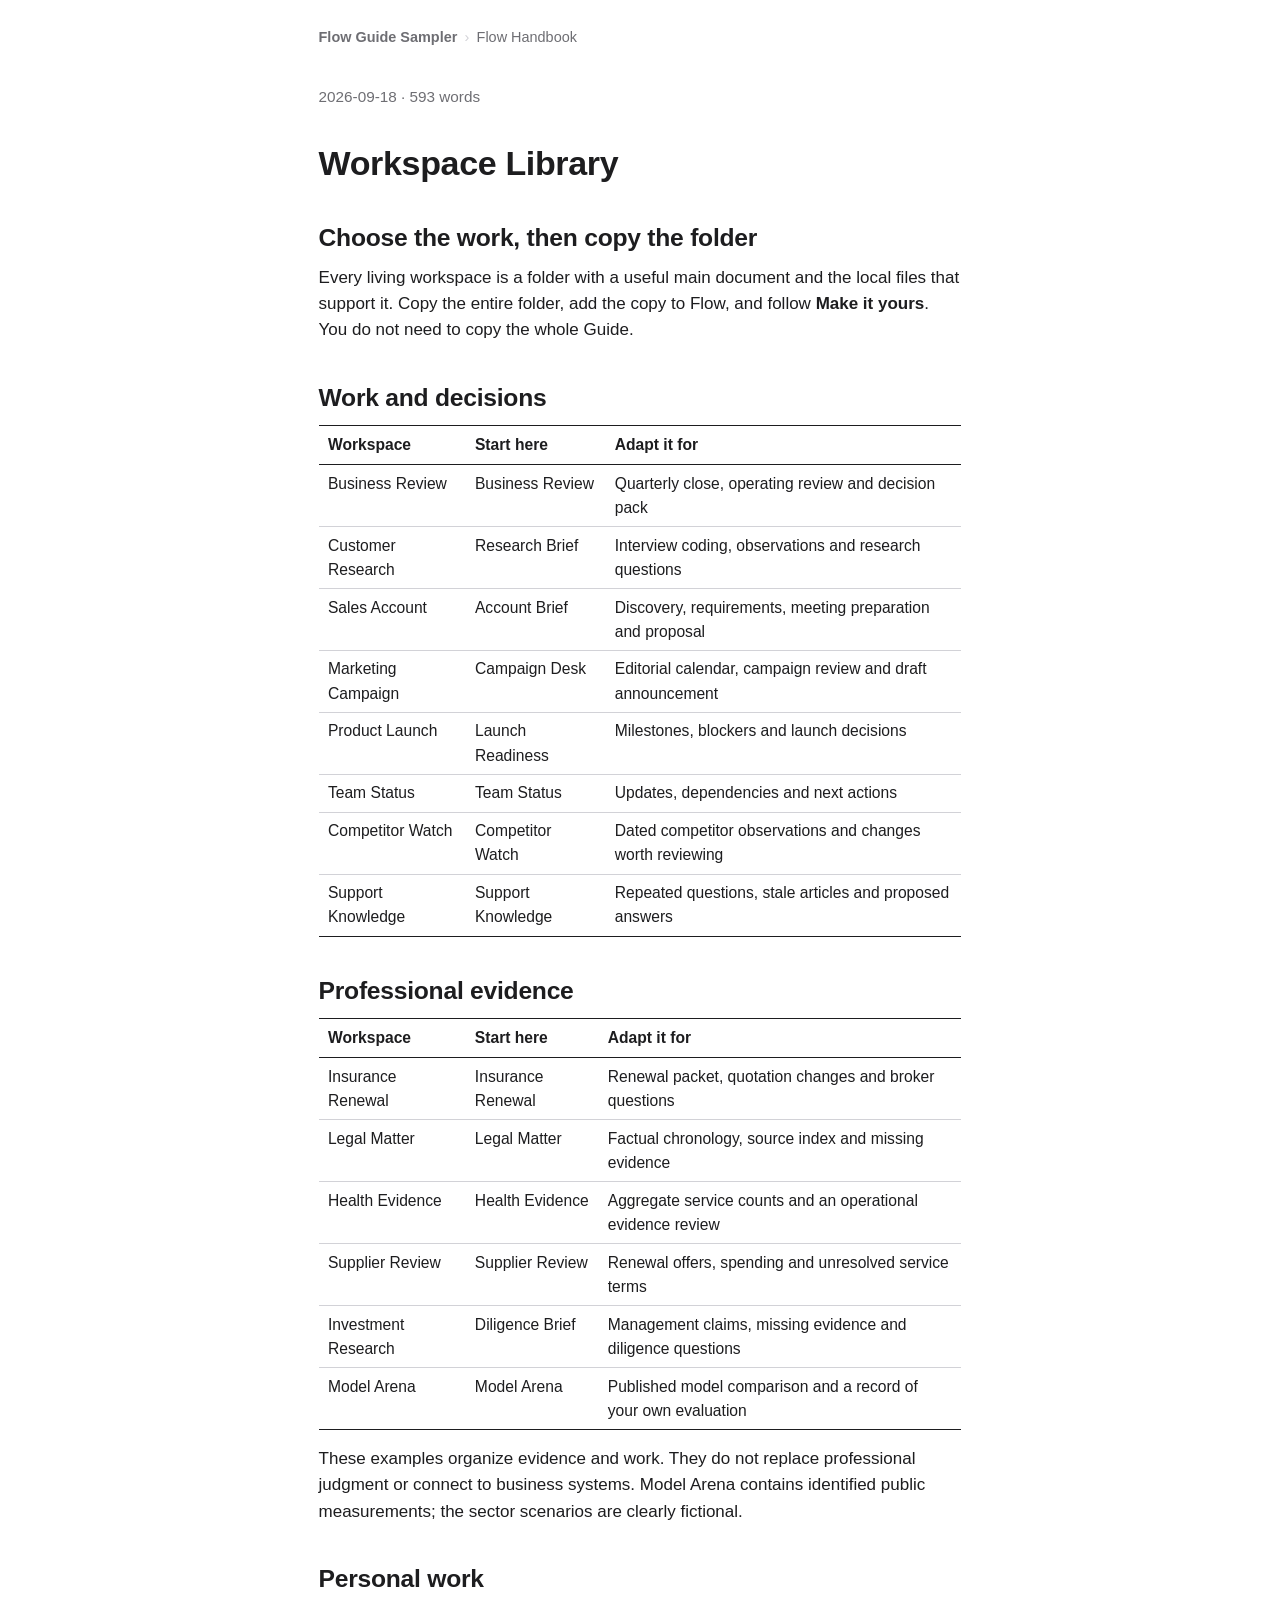
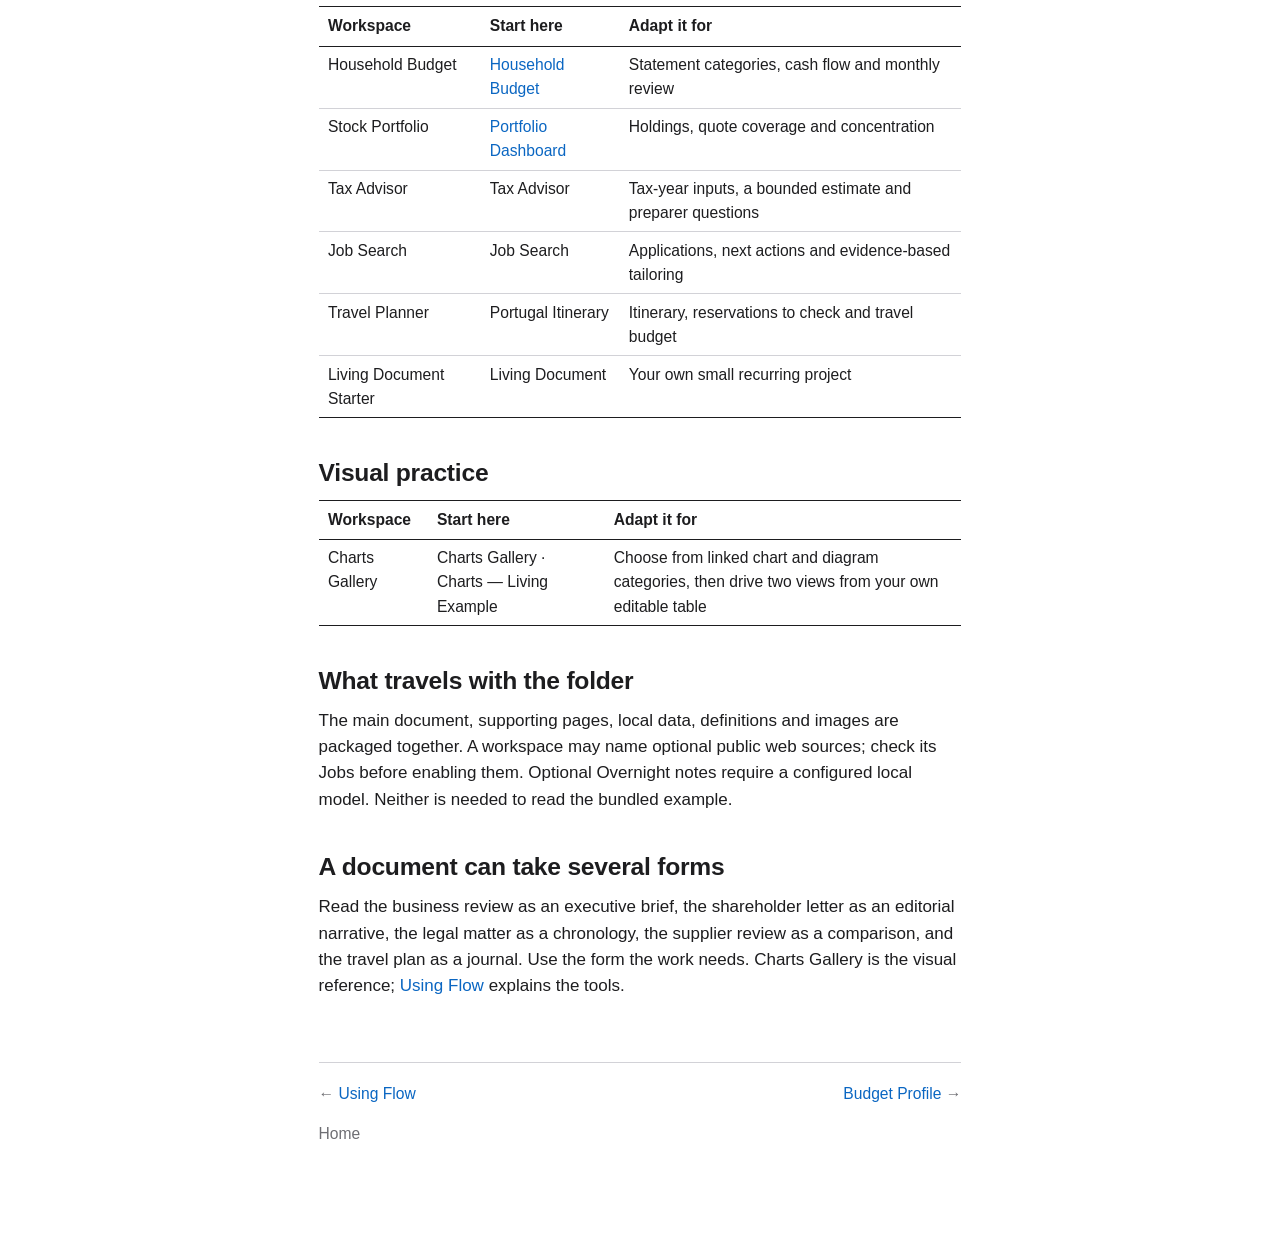
<file: flow-handbook-workspace-library.html>
<!DOCTYPE html>
<html lang="en">
<head>
<meta charset="utf-8">
<meta name="viewport" content="width=device-width, initial-scale=1">
<meta name="generator" content="Flow 1.7-dev (1)">
<title>Workspace Library</title>
<link rel="stylesheet" href="style.css">
</head>
<body>
<header class="site-header"><a class="site-home" href="index.html">Flow Guide Sampler</a><span class="site-separator" aria-hidden="true">›</span><span class="site-section">Flow Handbook</span></header>
<article class="document" data-title="Workspace Library">
<header class="document-header"><p class="meta">2026-09-18 · 593 words</p></header>
<h1 id="workspace-library">Workspace Library</h1>
<h2 id="choose-the-work-then-copy-the-folder">Choose the work, then copy the folder</h2>
<p>Every living workspace is a folder with a useful main document and the local files that support it. Copy the entire folder, add the copy to Flow, and follow <strong>Make it yours</strong>. You do not need to copy the whole Guide.</p>
<h2 id="work-and-decisions">Work and decisions</h2>
<table>
<thead><tr><th>Workspace</th><th>Start here</th><th>Adapt it for</th></tr></thead>
<tbody>
<tr><td>Business Review</td><td>Business Review</td><td>Quarterly close, operating review and decision pack</td></tr>
<tr><td>Customer Research</td><td>Research Brief</td><td>Interview coding, observations and research questions</td></tr>
<tr><td>Sales Account</td><td>Account Brief</td><td>Discovery, requirements, meeting preparation and proposal</td></tr>
<tr><td>Marketing Campaign</td><td>Campaign Desk</td><td>Editorial calendar, campaign review and draft announcement</td></tr>
<tr><td>Product Launch</td><td>Launch Readiness</td><td>Milestones, blockers and launch decisions</td></tr>
<tr><td>Team Status</td><td>Team Status</td><td>Updates, dependencies and next actions</td></tr>
<tr><td>Competitor Watch</td><td>Competitor Watch</td><td>Dated competitor observations and changes worth reviewing</td></tr>
<tr><td>Support Knowledge</td><td>Support Knowledge</td><td>Repeated questions, stale articles and proposed answers</td></tr>
</tbody>
</table>
<h2 id="professional-evidence">Professional evidence</h2>
<table>
<thead><tr><th>Workspace</th><th>Start here</th><th>Adapt it for</th></tr></thead>
<tbody>
<tr><td>Insurance Renewal</td><td>Insurance Renewal</td><td>Renewal packet, quotation changes and broker questions</td></tr>
<tr><td>Legal Matter</td><td>Legal Matter</td><td>Factual chronology, source index and missing evidence</td></tr>
<tr><td>Health Evidence</td><td>Health Evidence</td><td>Aggregate service counts and an operational evidence review</td></tr>
<tr><td>Supplier Review</td><td>Supplier Review</td><td>Renewal offers, spending and unresolved service terms</td></tr>
<tr><td>Investment Research</td><td>Diligence Brief</td><td>Management claims, missing evidence and diligence questions</td></tr>
<tr><td>Model Arena</td><td>Model Arena</td><td>Published model comparison and a record of your own evaluation</td></tr>
</tbody>
</table>
<p>These examples organize evidence and work. They do not replace professional judgment or connect to business systems. Model Arena contains identified public measurements; the sector scenarios are clearly fictional.</p>
<h2 id="personal-work">Personal work</h2>
<table>
<thead><tr><th>Workspace</th><th>Start here</th><th>Adapt it for</th></tr></thead>
<tbody>
<tr><td>Household Budget</td><td><a href="household-budget-household-budget.html">Household Budget</a></td><td>Statement categories, cash flow and monthly review</td></tr>
<tr><td>Stock Portfolio</td><td><a href="stock-portfolio-portfolio-dashboard.html">Portfolio Dashboard</a></td><td>Holdings, quote coverage and concentration</td></tr>
<tr><td>Tax Advisor</td><td>Tax Advisor</td><td>Tax-year inputs, a bounded estimate and preparer questions</td></tr>
<tr><td>Job Search</td><td>Job Search</td><td>Applications, next actions and evidence-based tailoring</td></tr>
<tr><td>Travel Planner</td><td>Portugal Itinerary</td><td>Itinerary, reservations to check and travel budget</td></tr>
<tr><td>Living Document Starter</td><td>Living Document</td><td>Your own small recurring project</td></tr>
</tbody>
</table>
<h2 id="visual-practice">Visual practice</h2>
<table>
<thead><tr><th>Workspace</th><th>Start here</th><th>Adapt it for</th></tr></thead>
<tbody>
<tr><td>Charts Gallery</td><td>Charts Gallery · Charts — Living Example</td><td>Choose from linked chart and diagram categories, then drive two views from your own editable table</td></tr>
</tbody>
</table>
<h2 id="what-travels-with-the-folder">What travels with the folder</h2>
<p>The main document, supporting pages, local data, definitions and images are packaged together. A workspace may name optional public web sources; check its Jobs before enabling them. Optional Overnight notes require a configured local model. Neither is needed to read the bundled example.</p>
<h2 id="a-document-can-take-several-forms">A document can take several forms</h2>
<p>Read the business review as an executive brief, the shareholder letter as an editorial narrative, the legal matter as a chronology, the supplier review as a comparison, and the travel plan as a journal. Use the form the work needs. Charts Gallery is the visual reference; <a href="flow-handbook-using-flow.html">Using Flow</a> explains the tools.</p>
</article>
<footer class="site-footer"><nav class="site-neighbours"><a rel="prev" href="flow-handbook-using-flow.html"><span class="arrow" aria-hidden="true">←</span> Using Flow</a><a rel="next" href="household-budget-budget-profile.html">Budget Profile <span class="arrow" aria-hidden="true">→</span></a></nav><a class="site-home" href="index.html">Home</a></footer>
</body>
</html>
</file>
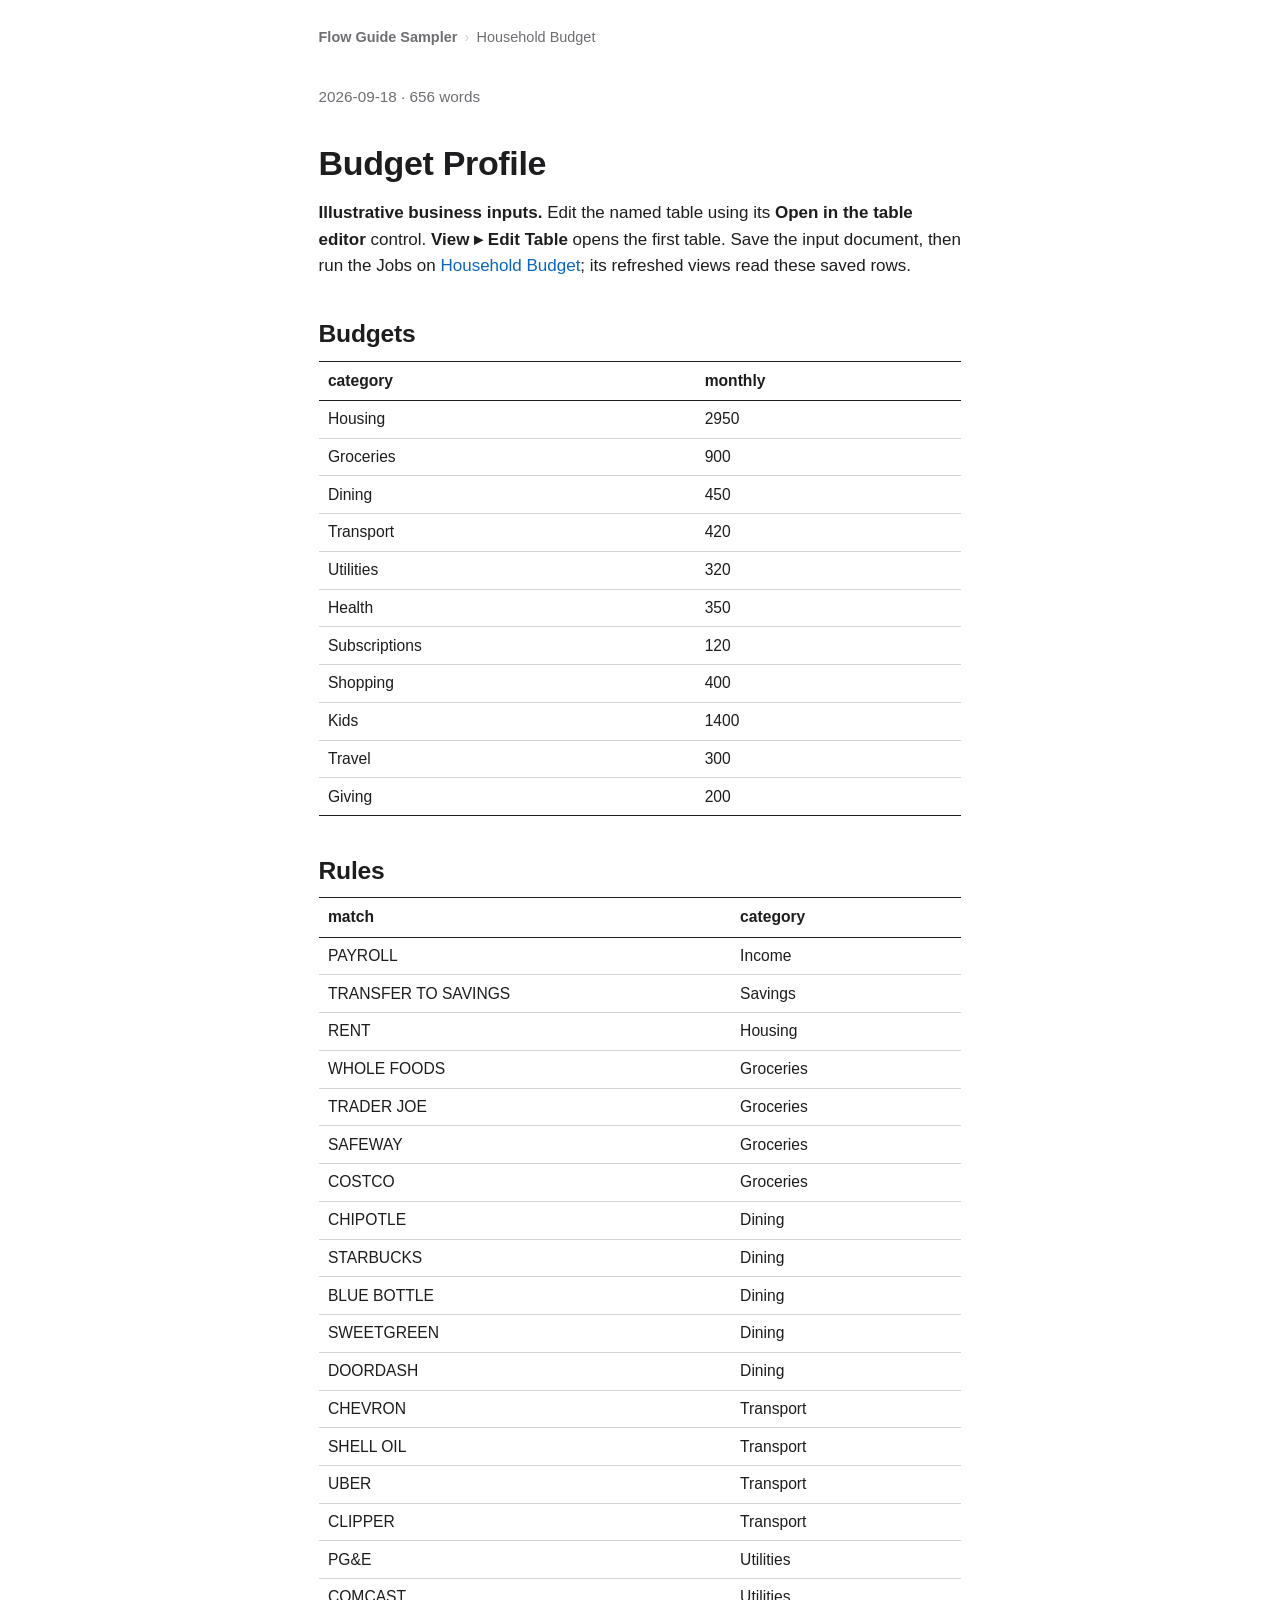
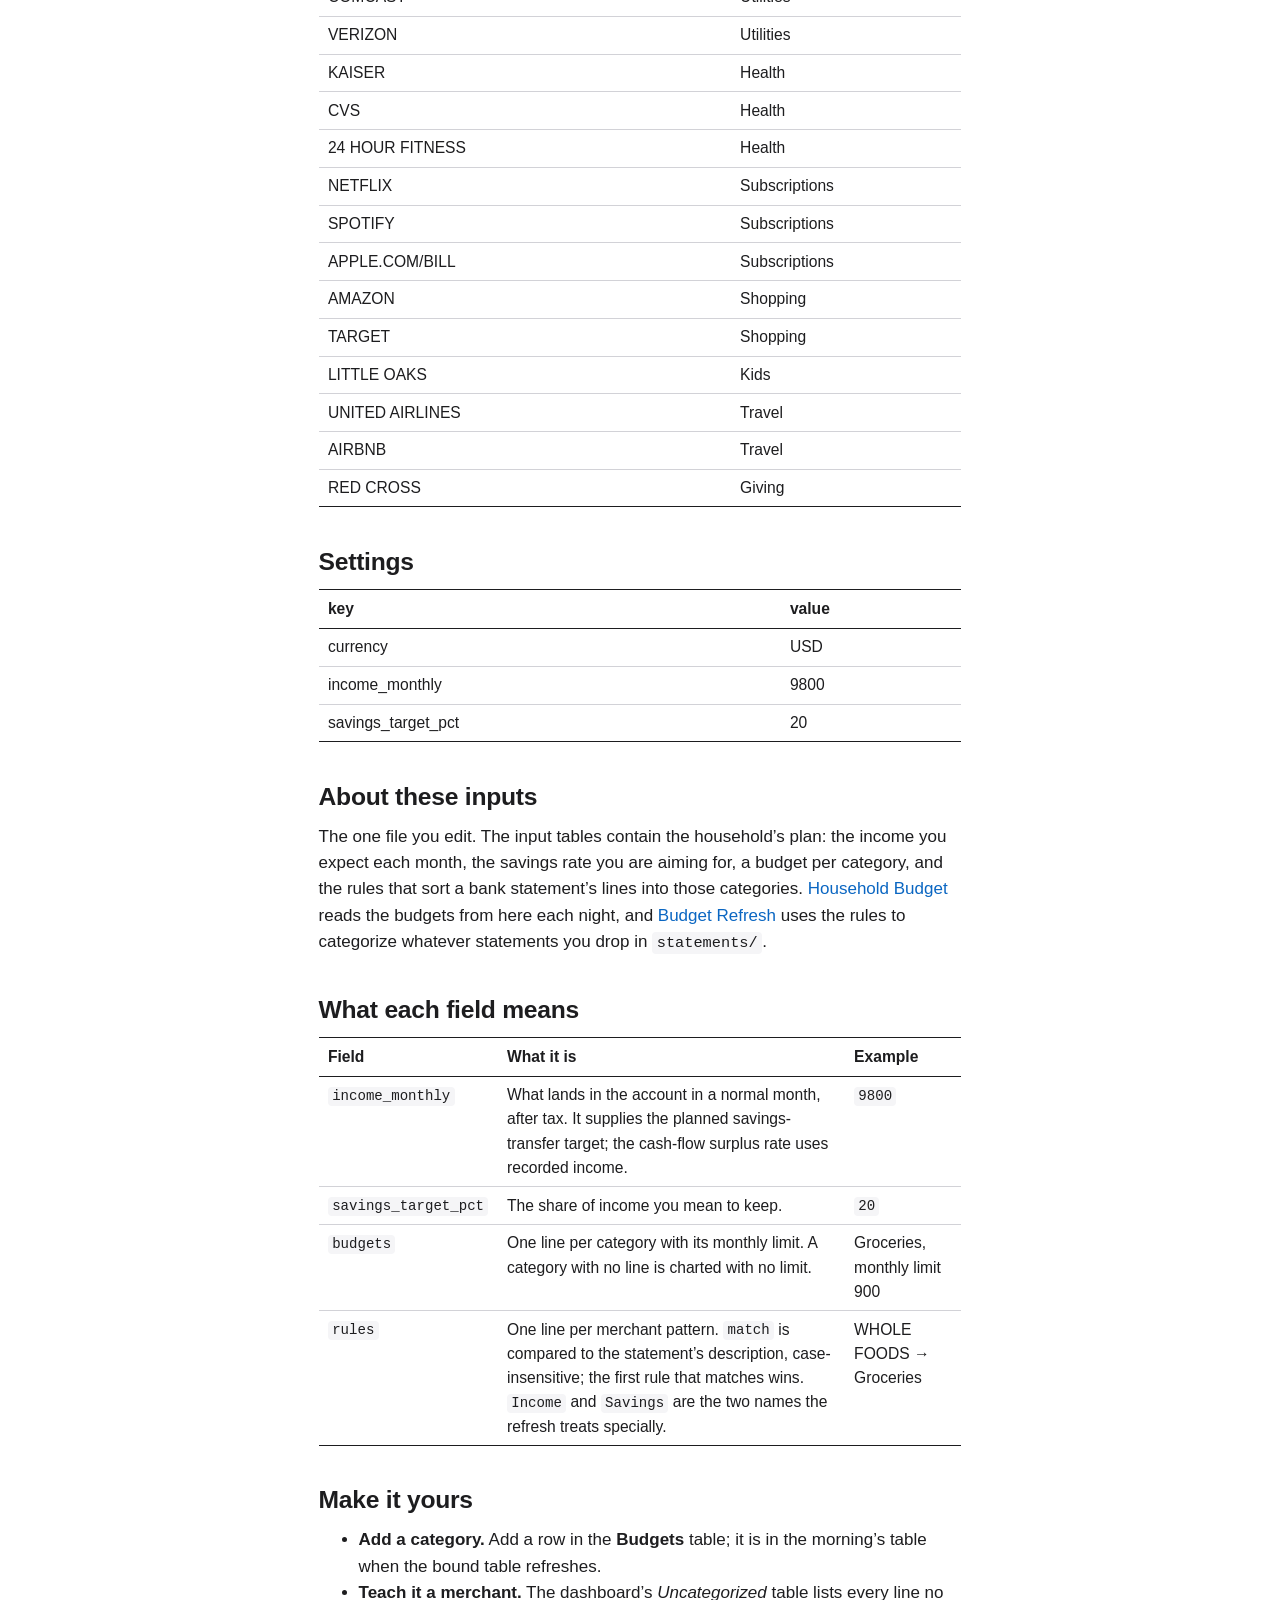
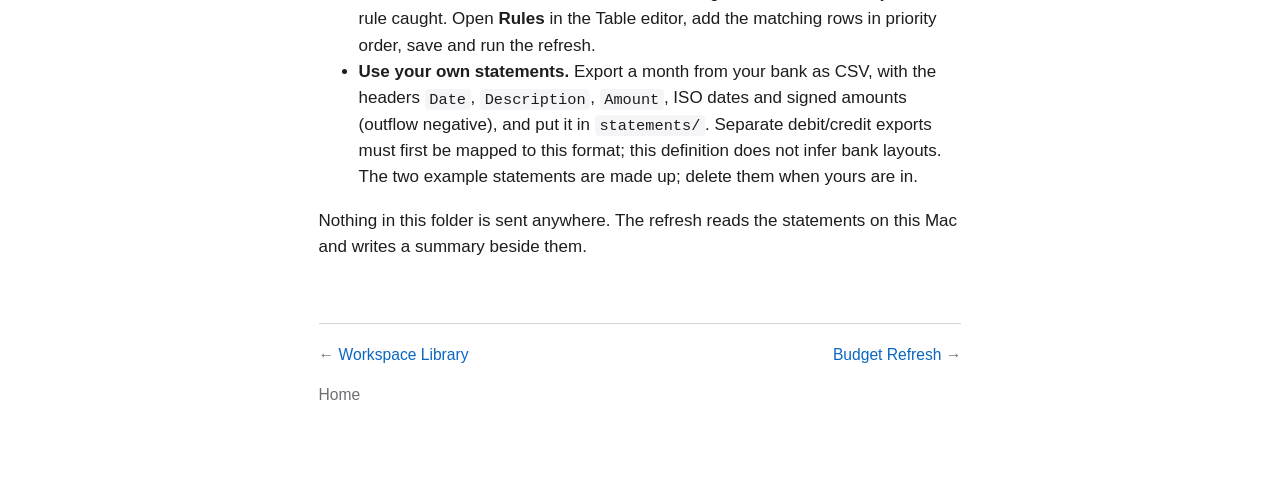
<file: household-budget-budget-profile.html>
<!DOCTYPE html>
<html lang="en">
<head>
<meta charset="utf-8">
<meta name="viewport" content="width=device-width, initial-scale=1">
<meta name="generator" content="Flow 1.7-dev (1)">
<title>Budget Profile</title>
<link rel="stylesheet" href="style.css">
</head>
<body>
<header class="site-header"><a class="site-home" href="index.html">Flow Guide Sampler</a><span class="site-separator" aria-hidden="true">›</span><span class="site-section">Household Budget</span></header>
<article class="document" data-title="Budget Profile">
<header class="document-header"><p class="meta">2026-09-18 · 656 words</p></header>
<h1 id="budget-profile">Budget Profile</h1>
<p><strong>Illustrative business inputs.</strong> Edit the named table using its <strong>Open in the table editor</strong> control. <strong>View ▸ Edit Table</strong> opens the first table. Save the input document, then run the Jobs on <a href="household-budget-household-budget.html">Household Budget</a>; its refreshed views read these saved rows.</p>
<h2 id="budgets">Budgets</h2>
<table>
<thead><tr><th>category</th><th>monthly</th></tr></thead>
<tbody>
<tr><td>Housing</td><td>2950</td></tr>
<tr><td>Groceries</td><td>900</td></tr>
<tr><td>Dining</td><td>450</td></tr>
<tr><td>Transport</td><td>420</td></tr>
<tr><td>Utilities</td><td>320</td></tr>
<tr><td>Health</td><td>350</td></tr>
<tr><td>Subscriptions</td><td>120</td></tr>
<tr><td>Shopping</td><td>400</td></tr>
<tr><td>Kids</td><td>1400</td></tr>
<tr><td>Travel</td><td>300</td></tr>
<tr><td>Giving</td><td>200</td></tr>
</tbody>
</table>
<h2 id="rules">Rules</h2>
<table>
<thead><tr><th>match</th><th>category</th></tr></thead>
<tbody>
<tr><td>PAYROLL</td><td>Income</td></tr>
<tr><td>TRANSFER TO SAVINGS</td><td>Savings</td></tr>
<tr><td>RENT</td><td>Housing</td></tr>
<tr><td>WHOLE FOODS</td><td>Groceries</td></tr>
<tr><td>TRADER JOE</td><td>Groceries</td></tr>
<tr><td>SAFEWAY</td><td>Groceries</td></tr>
<tr><td>COSTCO</td><td>Groceries</td></tr>
<tr><td>CHIPOTLE</td><td>Dining</td></tr>
<tr><td>STARBUCKS</td><td>Dining</td></tr>
<tr><td>BLUE BOTTLE</td><td>Dining</td></tr>
<tr><td>SWEETGREEN</td><td>Dining</td></tr>
<tr><td>DOORDASH</td><td>Dining</td></tr>
<tr><td>CHEVRON</td><td>Transport</td></tr>
<tr><td>SHELL OIL</td><td>Transport</td></tr>
<tr><td>UBER</td><td>Transport</td></tr>
<tr><td>CLIPPER</td><td>Transport</td></tr>
<tr><td>PG&amp;E</td><td>Utilities</td></tr>
<tr><td>COMCAST</td><td>Utilities</td></tr>
<tr><td>VERIZON</td><td>Utilities</td></tr>
<tr><td>KAISER</td><td>Health</td></tr>
<tr><td>CVS</td><td>Health</td></tr>
<tr><td>24 HOUR FITNESS</td><td>Health</td></tr>
<tr><td>NETFLIX</td><td>Subscriptions</td></tr>
<tr><td>SPOTIFY</td><td>Subscriptions</td></tr>
<tr><td>APPLE.COM/BILL</td><td>Subscriptions</td></tr>
<tr><td>AMAZON</td><td>Shopping</td></tr>
<tr><td>TARGET</td><td>Shopping</td></tr>
<tr><td>LITTLE OAKS</td><td>Kids</td></tr>
<tr><td>UNITED AIRLINES</td><td>Travel</td></tr>
<tr><td>AIRBNB</td><td>Travel</td></tr>
<tr><td>RED CROSS</td><td>Giving</td></tr>
</tbody>
</table>
<h2 id="settings">Settings</h2>
<table>
<thead><tr><th>key</th><th>value</th></tr></thead>
<tbody>
<tr><td>currency</td><td>USD</td></tr>
<tr><td>income_monthly</td><td>9800</td></tr>
<tr><td>savings_target_pct</td><td>20</td></tr>
</tbody>
</table>
<h2 id="about-these-inputs">About these inputs</h2>
<p>The one file you edit. The input tables contain the household’s plan: the income you expect each month, the savings rate you are aiming for, a budget per category, and the rules that sort a bank statement’s lines into those categories. <a href="household-budget-household-budget.html">Household Budget</a> reads the budgets from here each night, and <a href="household-budget-budget-refresh.html">Budget Refresh</a> uses the rules to categorize whatever statements you drop in <code>statements/</code>.</p>
<h2 id="what-each-field-means">What each field means</h2>
<table>
<thead><tr><th>Field</th><th>What it is</th><th>Example</th></tr></thead>
<tbody>
<tr><td><code>income_monthly</code></td><td>What lands in the account in a normal month, after tax. It supplies the planned savings-transfer target; the cash-flow surplus rate uses recorded income.</td><td><code>9800</code></td></tr>
<tr><td><code>savings_target_pct</code></td><td>The share of income you mean to keep.</td><td><code>20</code></td></tr>
<tr><td><code>budgets</code></td><td>One line per category with its monthly limit. A category with no line is charted with no limit.</td><td>Groceries, monthly limit 900</td></tr>
<tr><td><code>rules</code></td><td>One line per merchant pattern. <code>match</code> is compared to the statement’s description, case-insensitive; the first rule that matches wins. <code>Income</code> and <code>Savings</code> are the two names the refresh treats specially.</td><td>WHOLE FOODS → Groceries</td></tr>
</tbody>
</table>
<h2 id="make-it-yours">Make it yours</h2>
<ul>
<li><strong>Add a category.</strong> Add a row in the <strong>Budgets</strong> table; it is in the morning’s table when the bound table refreshes.</li>
<li><strong>Teach it a merchant.</strong> The dashboard’s <em>Uncategorized</em> table lists every line no rule caught. Open <strong>Rules</strong> in the Table editor, add the matching rows in priority order, save and run the refresh.</li>
<li><strong>Use your own statements.</strong> Export a month from your bank as CSV, with the headers <code>Date</code>, <code>Description</code>, <code>Amount</code>, ISO dates and signed amounts (outflow negative), and put it in <code>statements/</code>. Separate debit/credit exports must first be mapped to this format; this definition does not infer bank layouts. The two example statements are made up; delete them when yours are in.</li>
</ul>
<p>Nothing in this folder is sent anywhere. The refresh reads the statements on this Mac and writes a summary beside them.</p>
</article>
<footer class="site-footer"><nav class="site-neighbours"><a rel="prev" href="flow-handbook-workspace-library.html"><span class="arrow" aria-hidden="true">←</span> Workspace Library</a><a rel="next" href="household-budget-budget-refresh.html">Budget Refresh <span class="arrow" aria-hidden="true">→</span></a></nav><a class="site-home" href="index.html">Home</a></footer>
</body>
</html>
</file>
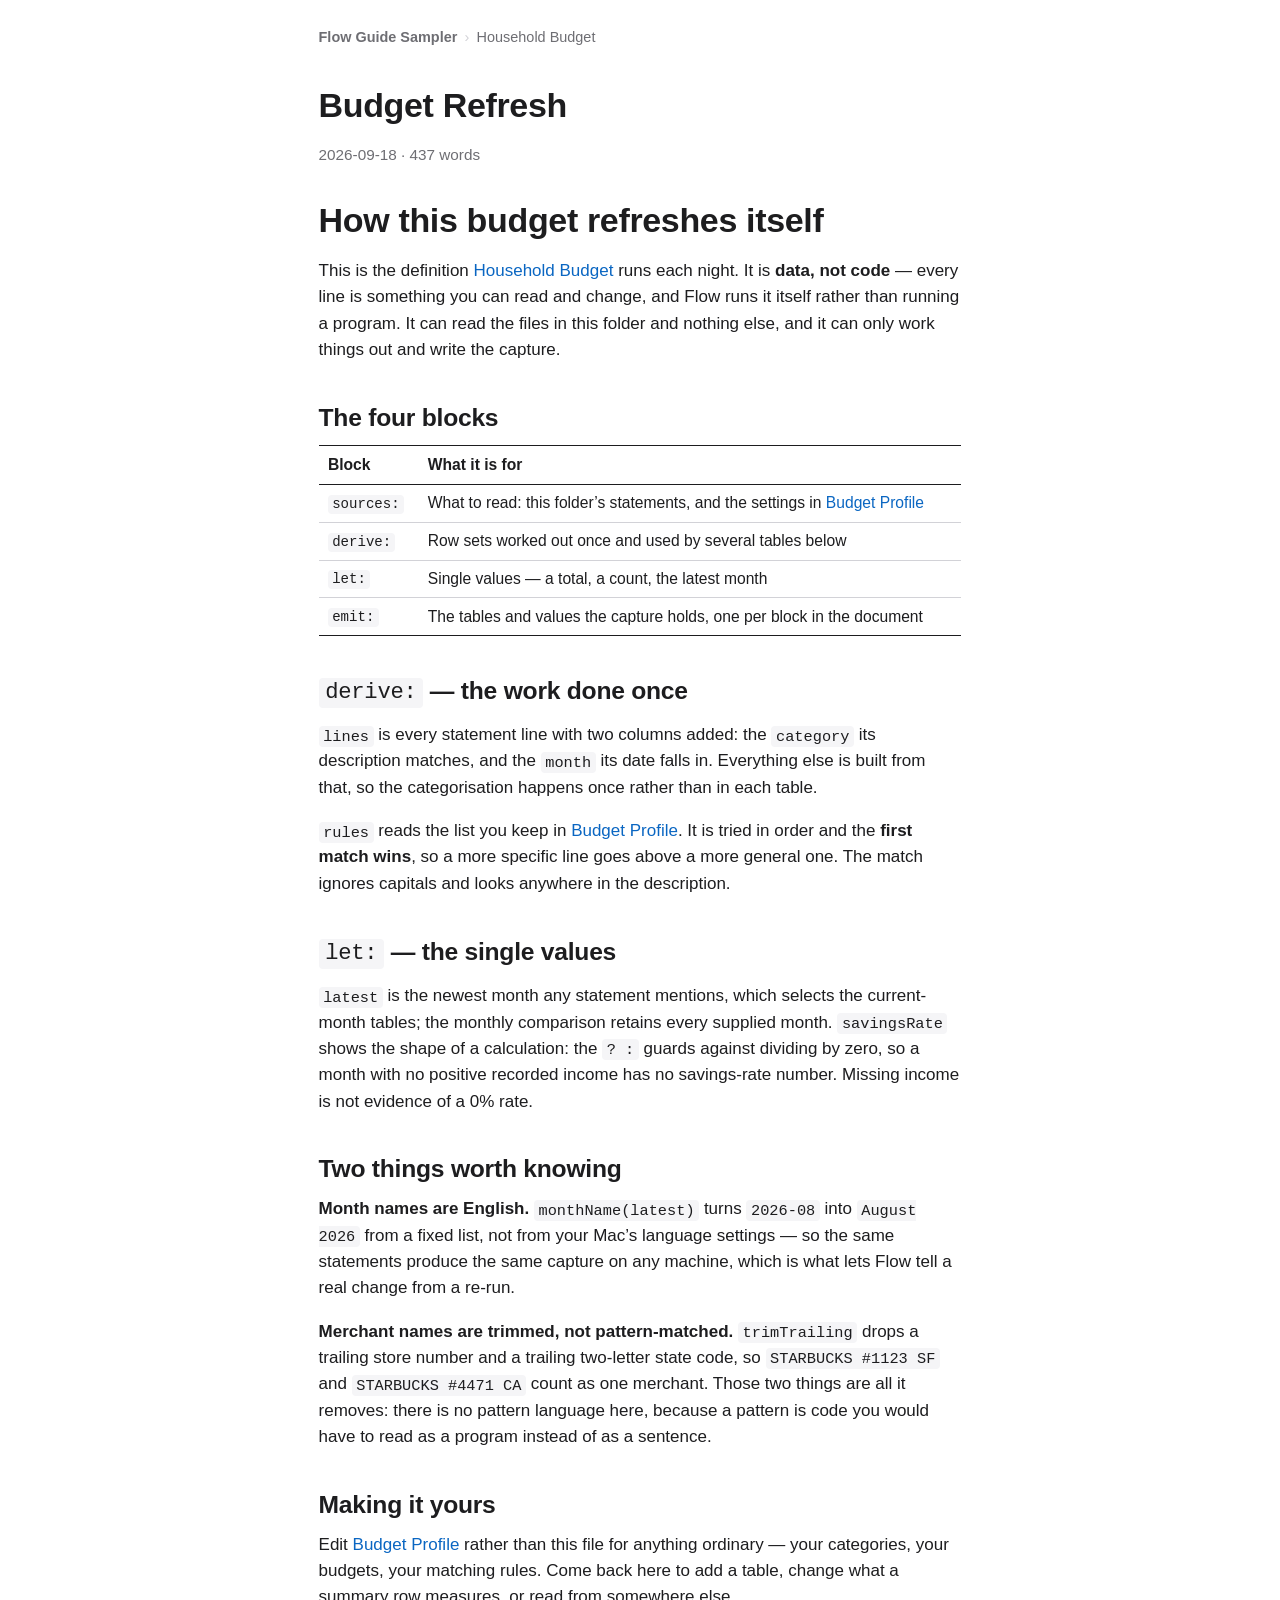
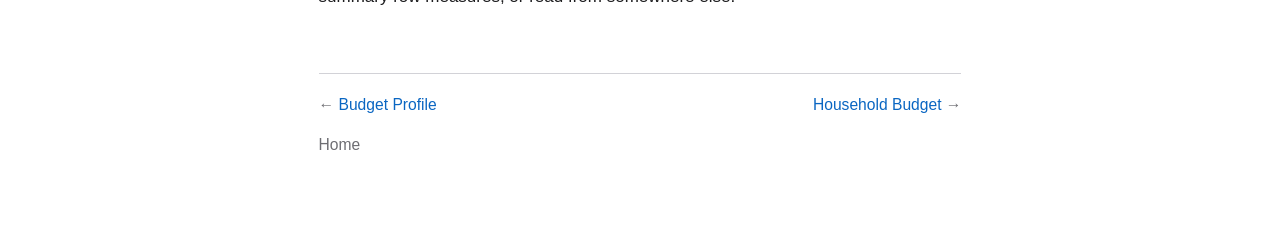
<file: household-budget-budget-refresh.html>
<!DOCTYPE html>
<html lang="en">
<head>
<meta charset="utf-8">
<meta name="viewport" content="width=device-width, initial-scale=1">
<meta name="generator" content="Flow 1.7-dev (1)">
<title>Budget Refresh</title>
<link rel="stylesheet" href="style.css">
</head>
<body>
<header class="site-header"><a class="site-home" href="index.html">Flow Guide Sampler</a><span class="site-separator" aria-hidden="true">›</span><span class="site-section">Household Budget</span></header>
<article class="document" data-title="Budget Refresh">
<header class="document-header"><h1 class="title">Budget Refresh</h1><p class="meta">2026-09-18 · 437 words</p></header>
<h1 id="how-this-budget-refreshes-itself">How this budget refreshes itself</h1>
<p>This is the definition <a href="household-budget-household-budget.html">Household Budget</a> runs each night. It is <strong>data, not code</strong> — every line is something you can read and change, and Flow runs it itself rather than running a program. It can read the files in this folder and nothing else, and it can only work things out and write the capture.</p>
<h2 id="the-four-blocks">The four blocks</h2>
<table>
<thead><tr><th>Block</th><th>What it is for</th></tr></thead>
<tbody>
<tr><td><code>sources:</code></td><td>What to read: this folder’s statements, and the settings in <a href="household-budget-budget-profile.html">Budget Profile</a></td></tr>
<tr><td><code>derive:</code></td><td>Row sets worked out once and used by several tables below</td></tr>
<tr><td><code>let:</code></td><td>Single values — a total, a count, the latest month</td></tr>
<tr><td><code>emit:</code></td><td>The tables and values the capture holds, one per block in the document</td></tr>
</tbody>
</table>
<h2 id="derive-the-work-done-once"><code>derive:</code> — the work done once</h2>
<p><code>lines</code> is every statement line with two columns added: the <code>category</code> its description matches, and the <code>month</code> its date falls in. Everything else is built from that, so the categorisation happens once rather than in each table.</p>
<p><code>rules</code> reads the list you keep in <a href="household-budget-budget-profile.html">Budget Profile</a>. It is tried in order and the <strong>first match wins</strong>, so a more specific line goes above a more general one. The match ignores capitals and looks anywhere in the description.</p>
<h2 id="let-the-single-values"><code>let:</code> — the single values</h2>
<p><code>latest</code> is the newest month any statement mentions, which selects the current-month tables; the monthly comparison retains every supplied month. <code>savingsRate</code> shows the shape of a calculation: the <code>? :</code> guards against dividing by zero, so a month with no positive recorded income has no savings-rate number. Missing income is not evidence of a 0% rate.</p>
<h2 id="two-things-worth-knowing">Two things worth knowing</h2>
<p><strong>Month names are English.</strong> <code>monthName(latest)</code> turns <code>2026-08</code> into <code>August 2026</code> from a fixed list, not from your Mac’s language settings — so the same statements produce the same capture on any machine, which is what lets Flow tell a real change from a re-run.</p>
<p><strong>Merchant names are trimmed, not pattern-matched.</strong> <code>trimTrailing</code> drops a trailing store number and a trailing two-letter state code, so <code>STARBUCKS #1123 SF</code> and <code>STARBUCKS #4471 CA</code> count as one merchant. Those two things are all it removes: there is no pattern language here, because a pattern is code you would have to read as a program instead of as a sentence.</p>
<h2 id="making-it-yours">Making it yours</h2>
<p>Edit <a href="household-budget-budget-profile.html">Budget Profile</a> rather than this file for anything ordinary — your categories, your budgets, your matching rules. Come back here to add a table, change what a summary row measures, or read from somewhere else.</p>
</article>
<footer class="site-footer"><nav class="site-neighbours"><a rel="prev" href="household-budget-budget-profile.html"><span class="arrow" aria-hidden="true">←</span> Budget Profile</a><a rel="next" href="household-budget-household-budget.html">Household Budget <span class="arrow" aria-hidden="true">→</span></a></nav><a class="site-home" href="index.html">Home</a></footer>
</body>
</html>
</file>
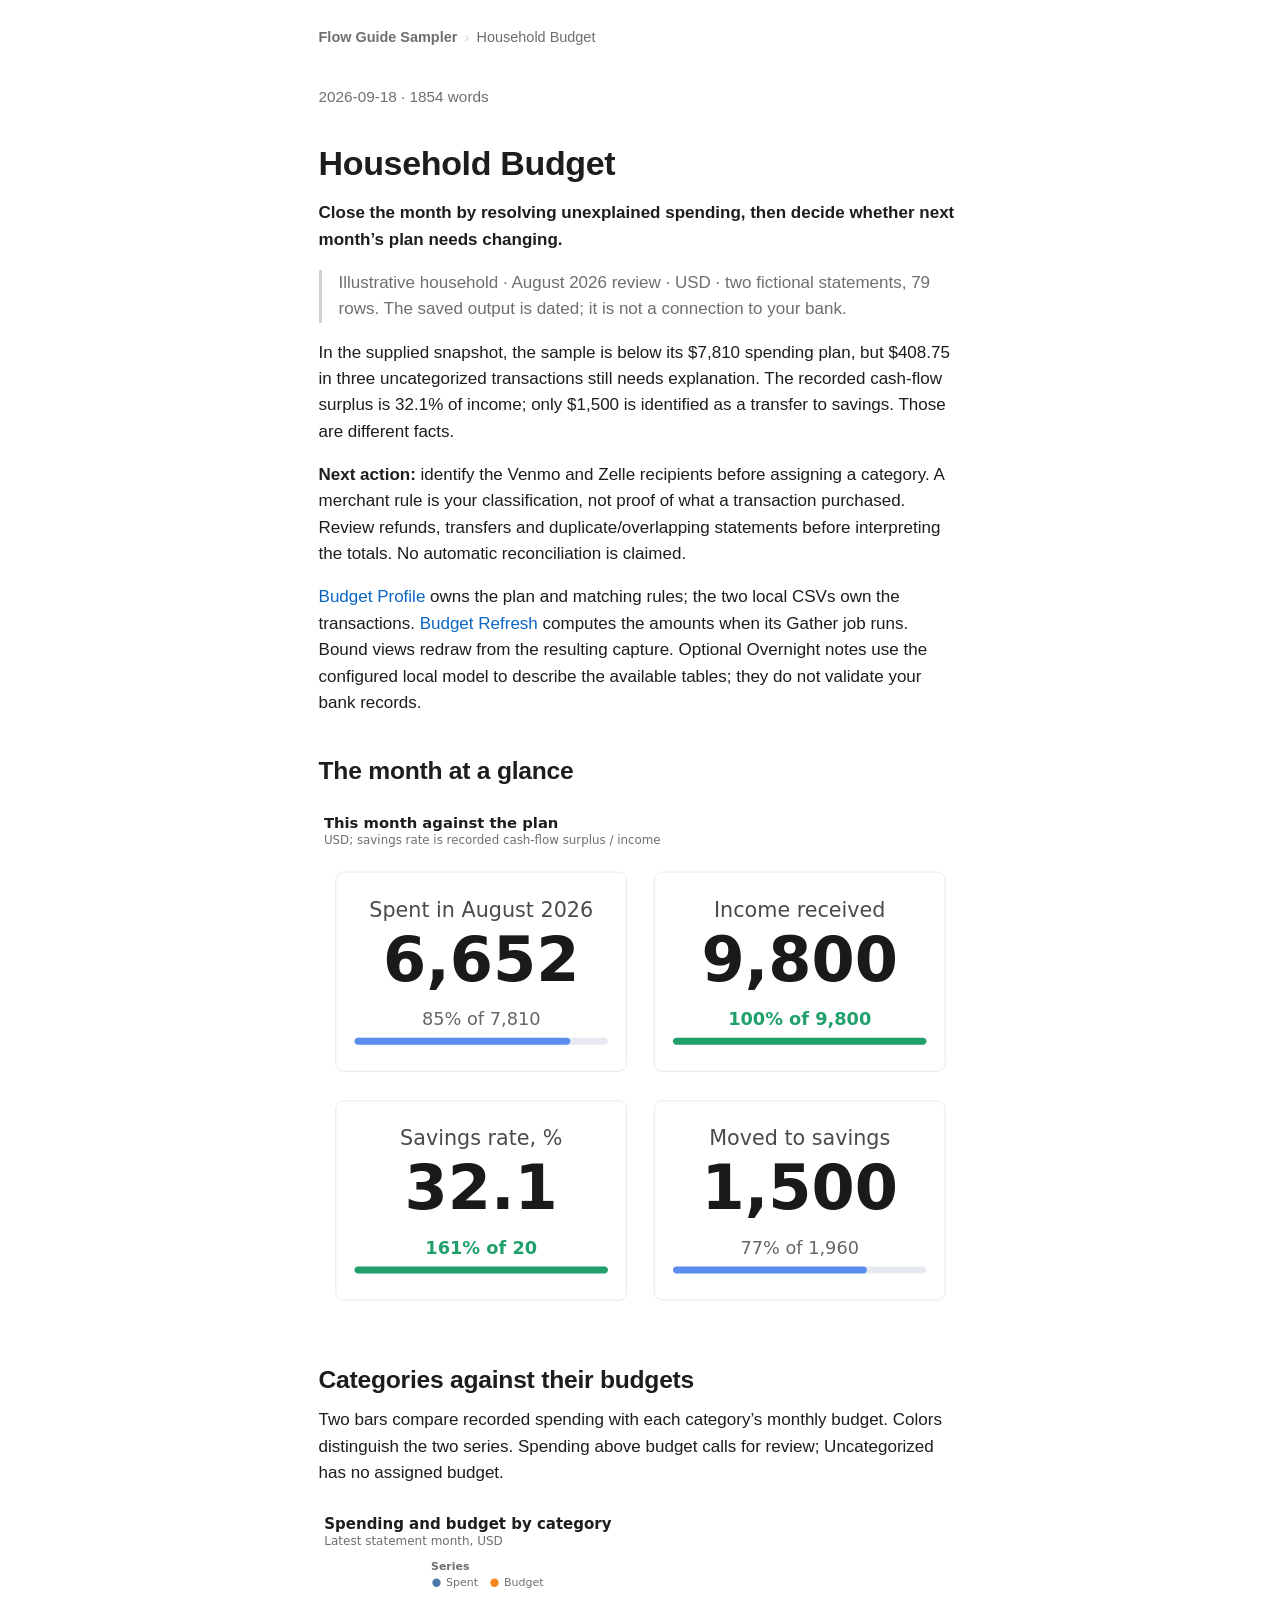
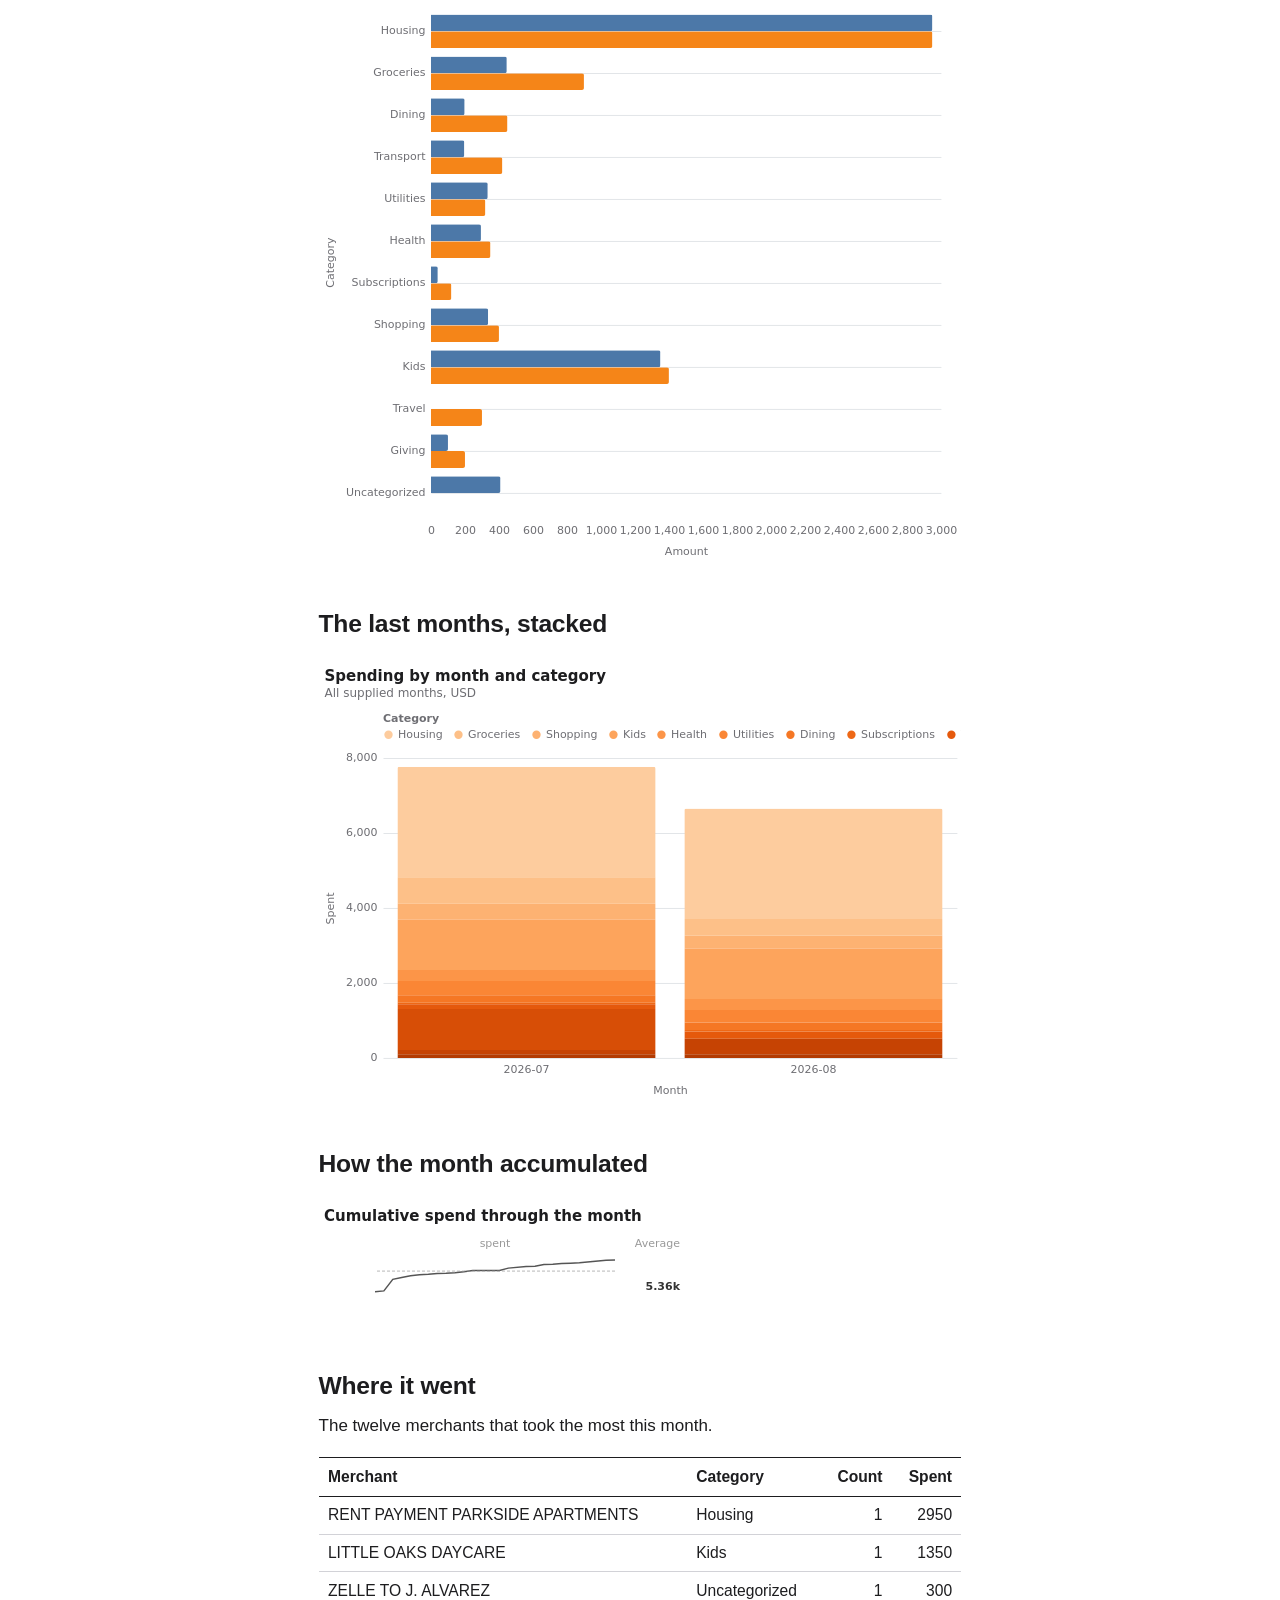
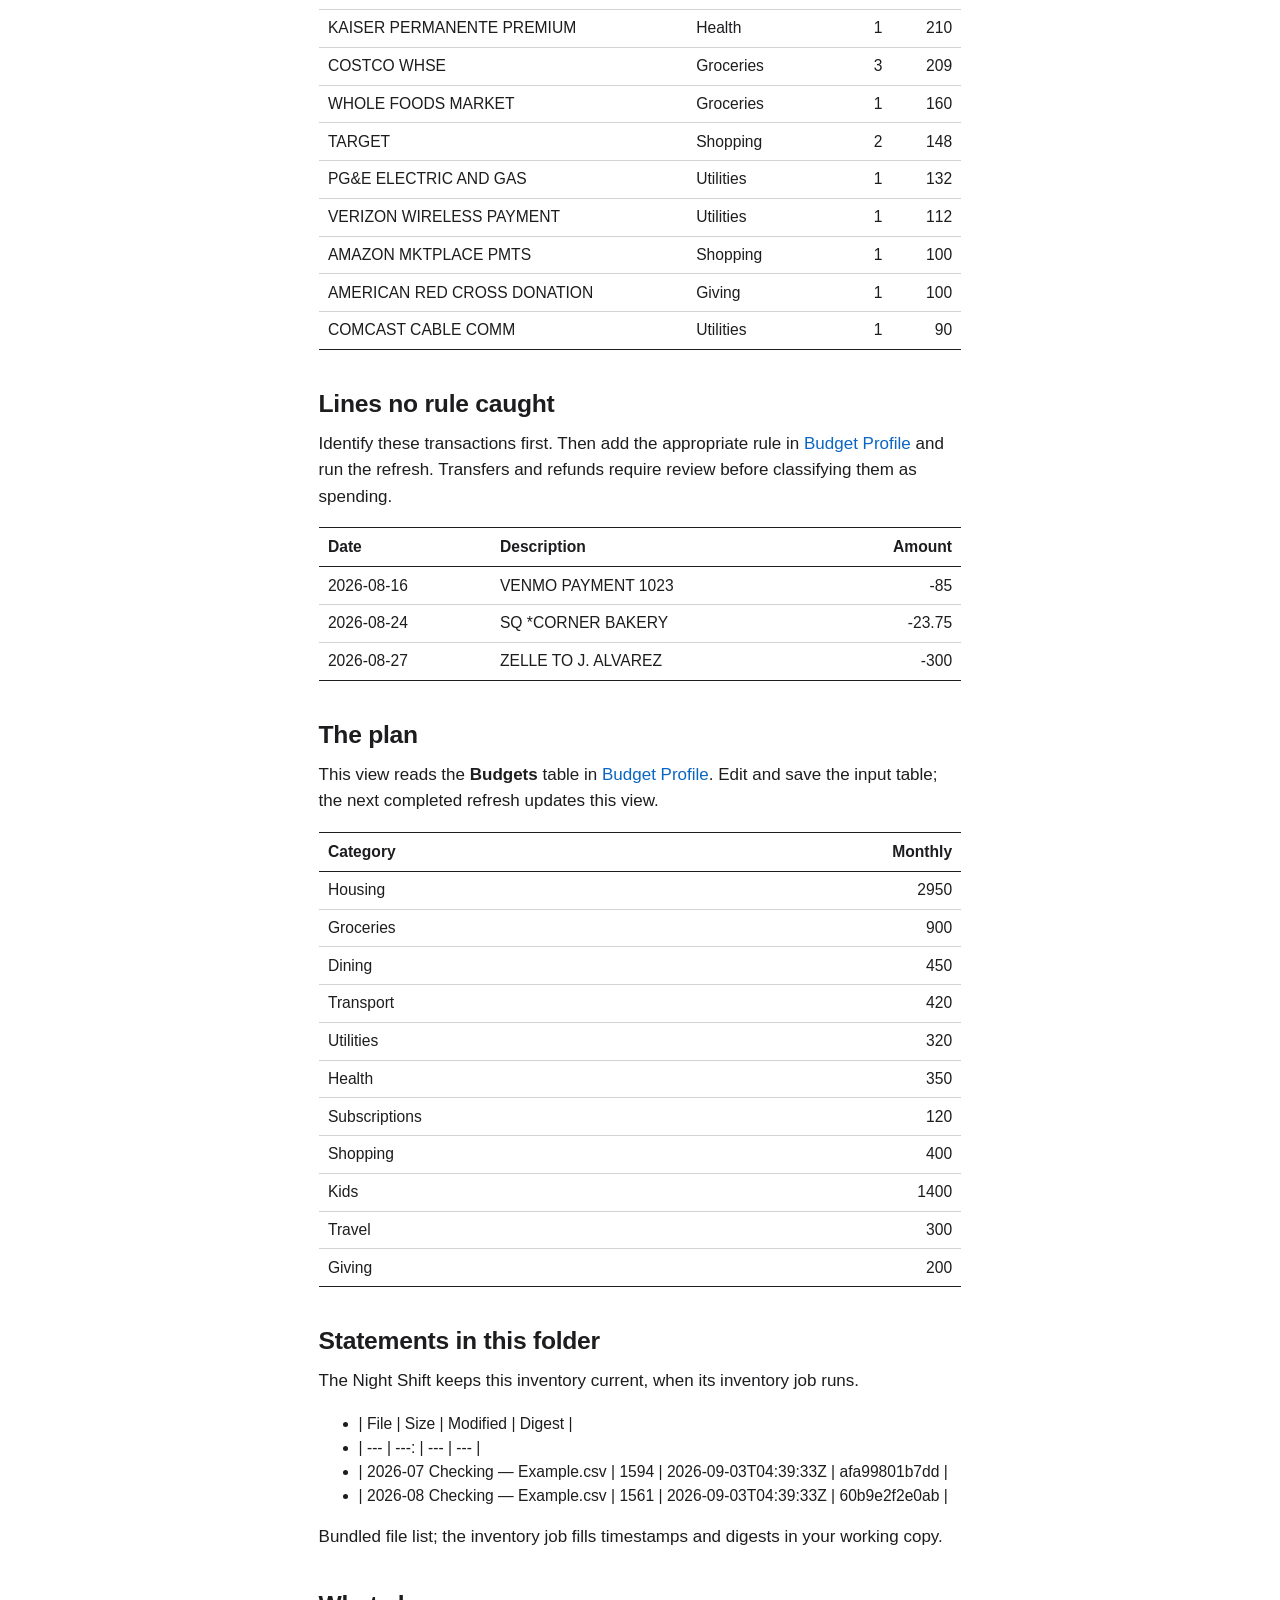
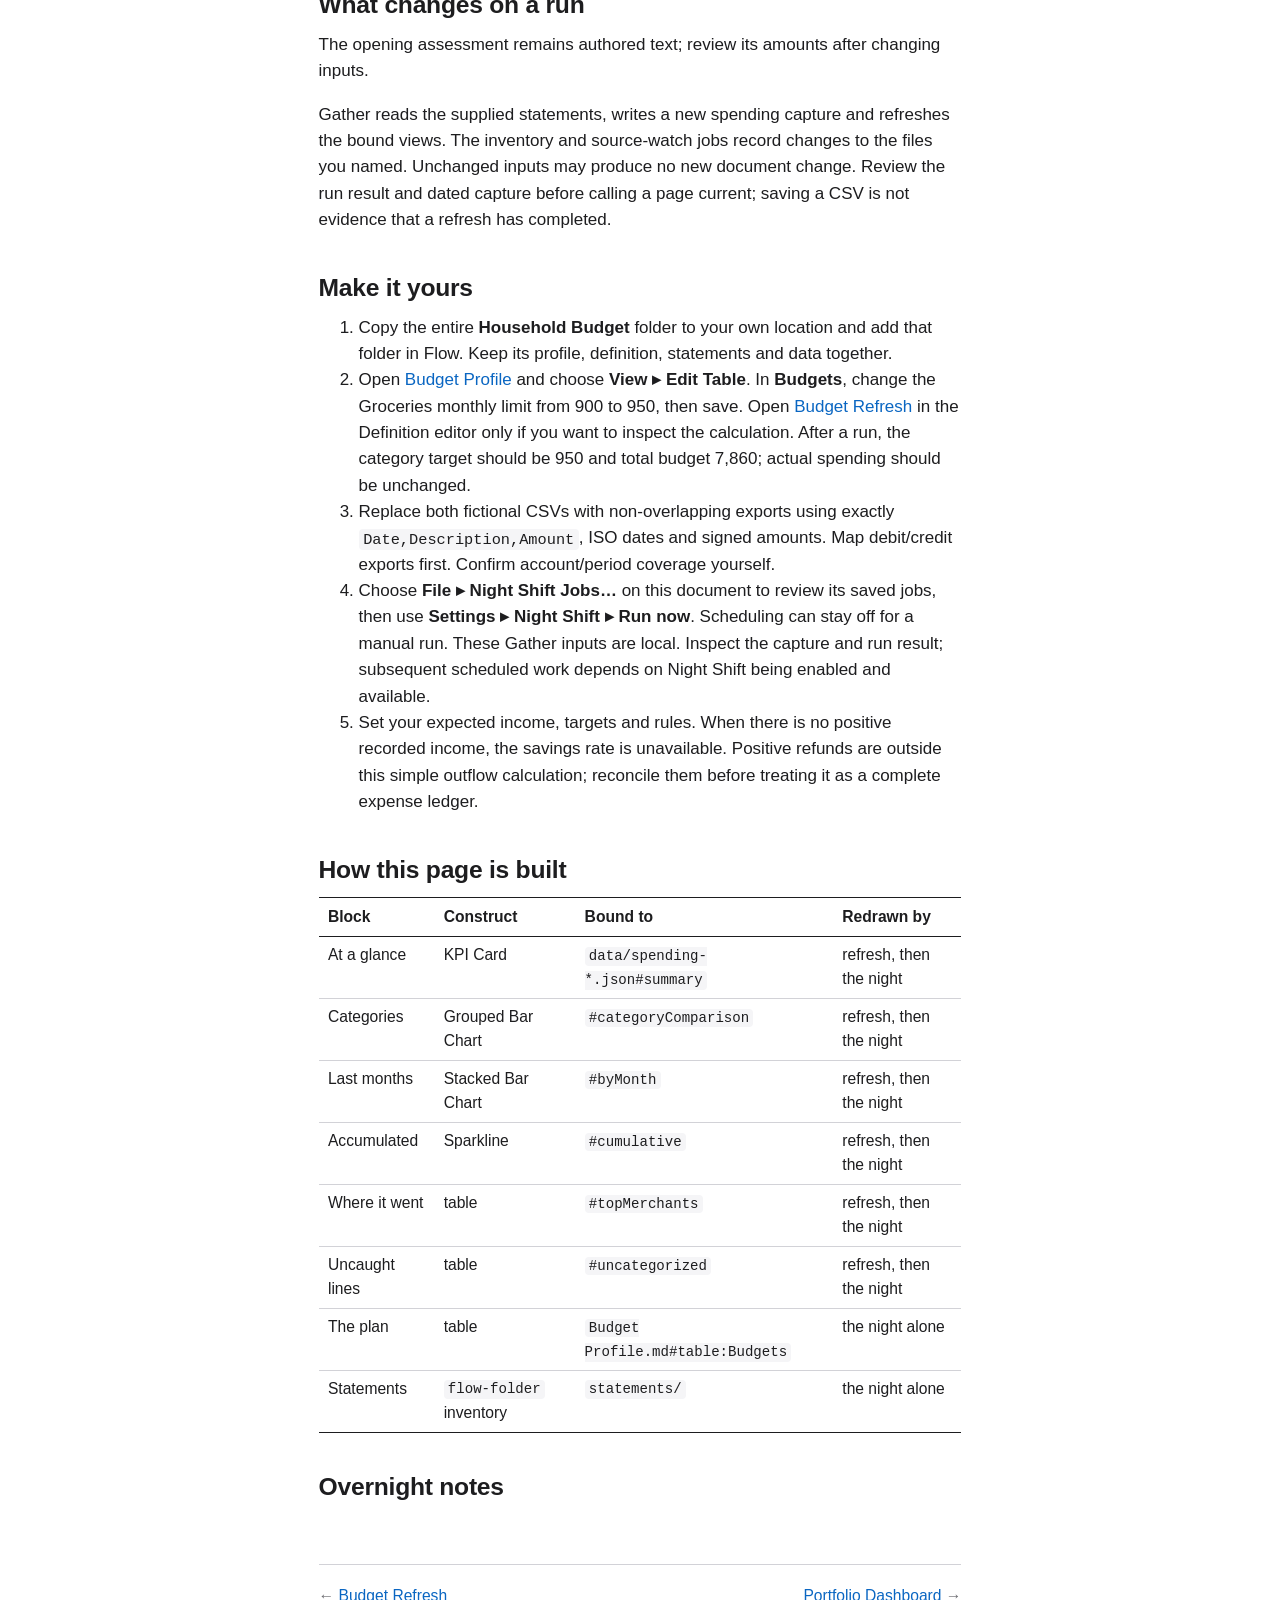
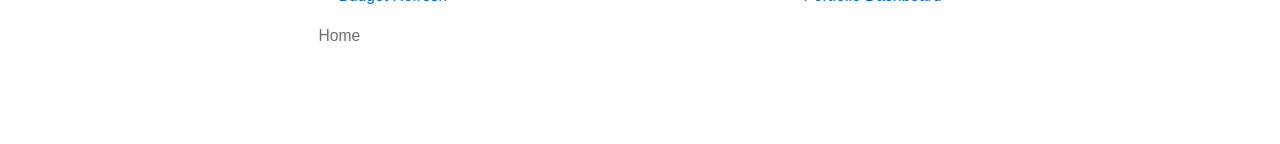
<file: household-budget-household-budget.html>
<!DOCTYPE html>
<html lang="en">
<head>
<meta charset="utf-8">
<meta name="viewport" content="width=device-width, initial-scale=1">
<meta name="generator" content="Flow 1.7-dev (1)">
<title>Household Budget</title>
<link rel="stylesheet" href="style.css">
<link rel="stylesheet" href="charts/hover.css">
</head>
<body>
<header class="site-header"><a class="site-home" href="index.html">Flow Guide Sampler</a><span class="site-separator" aria-hidden="true">›</span><span class="site-section">Household Budget</span></header>
<article class="document" data-title="Household Budget">
<header class="document-header"><p class="meta">2026-09-18 · 1854 words</p></header>
<h1 id="household-budget">Household Budget</h1>
<p><strong>Close the month by resolving unexplained spending, then decide whether next month’s plan needs changing.</strong></p>
<blockquote>
<p>Illustrative household · August 2026 review · USD · two fictional statements, 79 rows. The saved output is dated; it is not a connection to your bank.</p>
</blockquote>
<p>In the supplied snapshot, the sample is below its $7,810 spending plan, but $408.75 in three uncategorized transactions still needs explanation. The recorded cash-flow surplus is 32.1% of income; only $1,500 is identified as a transfer to savings. Those are different facts.</p>
<p><strong>Next action:</strong> identify the Venmo and Zelle recipients before assigning a category. A merchant rule is your classification, not proof of what a transaction purchased. Review refunds, transfers and duplicate/overlapping statements before interpreting the totals. No automatic reconciliation is claimed.</p>
<p><a href="household-budget-budget-profile.html">Budget Profile</a> owns the plan and matching rules; the two local CSVs own the transactions. <a href="household-budget-budget-refresh.html">Budget Refresh</a> computes the amounts when its Gather job runs. Bound views redraw from the resulting capture. Optional Overnight notes use the configured local model to describe the available tables; they do not validate your bank records.</p>
<h2 id="the-month-at-a-glance">The month at a glance</h2>
<figure class="chart" data-chart="ef1294ecfce3bcbd03084eb91e53566bae769086c86e27145cd7abe51214b648" aria-label="This month against the plan"><svg xmlns="http://www.w3.org/2000/svg" xmlns:xlink="http://www.w3.org/1999/xlink" version="1.1" class="marks" width="690" height="540" viewBox="0 0 690 540" style="vertical-align: bottom;"><g fill="none" stroke-miterlimit="4" transform="translate(5,49)"><g class="mark-group role-frame root" role="graphics-object" aria-roledescription="group mark container"><g transform="translate(0,0)"><path class="background" aria-hidden="true" d="M0,0h0v0h0Z"></path><g><g class="mark-group role-scope concat_0_group" role="graphics-object" aria-roledescription="group mark container"><g transform="translate(0,0)"><path class="background" aria-hidden="true" d="M0,0h0v0h0Z"></path><g><g class="mark-group role-scope concat_0_concat_0_group" role="graphics-object" aria-roledescription="group mark container"><g transform="translate(0,0)"><path class="background" aria-hidden="true" d="M0,0h338v241h-338Z" fill="transparent"></path><g><g class="mark-rect role-mark concat_0_concat_0_layer_0_marks" role="graphics-symbol" aria-roledescription="rect mark container"><path d="M21,14L317,14C321.415320195952,14,325,17.584679804048,325,22L325,219C325,223.415320195952,321.415320195952,227,317,227L21,227C16.584679804048,227,13,223.415320195952,13,219L13,22C13,17.584679804048,16.584679804048,14,21,14Z" fill="#ffffff" stroke="#e6e9ef" stroke-width="1"></path></g><g class="mark-text role-mark concat_0_concat_0_layer_1_marks" role="graphics-object" aria-roledescription="text mark container"><text text-anchor="middle" transform="translate(169,62)" font-family="-apple-system, BlinkMacSystemFont, &quot;SF Pro Text&quot;, system-ui, sans-serif" font-size="22px" font-weight="500" fill="#4a4a4a">Spent in August 2026</text></g><g class="mark-text role-mark concat_0_concat_0_layer_2_marks" role="graphics-object" aria-roledescription="text mark container"><text text-anchor="middle" transform="translate(169,132)" font-family="-apple-system, BlinkMacSystemFont, &quot;SF Pro Text&quot;, system-ui, sans-serif" font-size="67px" font-weight="bold" fill="#1a1a1a">6,652</text></g><g class="mark-text role-mark concat_0_concat_0_layer_3_marks" role="graphics-object" aria-roledescription="text mark container"><text text-anchor="middle" transform="translate(169,178)" font-family="-apple-system, BlinkMacSystemFont, &quot;SF Pro Text&quot;, system-ui, sans-serif" font-size="18px" font-weight="400" fill="#666">85% of 7,810</text></g><g class="mark-rect role-mark concat_0_concat_0_layer_4_marks" role="graphics-symbol" aria-roledescription="rect mark container"><path d="M36.5,191L301.5,191C303.431702585729,191,305,192.568297414271,305,194.5L305,194.5C305,196.431702585729,303.431702585729,198,301.5,198L36.5,198C34.568297414271,198,33,196.431702585729,33,194.5L33,194.5C33,192.568297414271,34.568297414271,191,36.5,191Z" fill="#e6e9ef"></path></g><g class="mark-rect role-mark concat_0_concat_0_layer_5_marks" role="graphics-symbol" aria-roledescription="rect mark container"><path d="M36.5,191L261.17016645326504,191C263.10186903899404,191,264.67016645326504,192.568297414271,264.67016645326504,194.5L264.67016645326504,194.5C264.67016645326504,196.431702585729,263.10186903899404,198,261.17016645326504,198L36.5,198C34.568297414271,198,33,196.431702585729,33,194.5L33,194.5C33,192.568297414271,34.568297414271,191,36.5,191Z" fill="#5b8def"></path></g></g><path class="foreground" aria-hidden="true" d="" display="none"></path></g></g><g class="mark-group role-scope concat_0_concat_1_group" role="graphics-object" aria-roledescription="group mark container"><g transform="translate(342,0)"><path class="background" aria-hidden="true" d="M0,0h338v241h-338Z" fill="transparent"></path><g><g class="mark-rect role-mark concat_0_concat_1_layer_0_marks" role="graphics-symbol" aria-roledescription="rect mark container"><path d="M21,14L317,14C321.415320195952,14,325,17.584679804048,325,22L325,219C325,223.415320195952,321.415320195952,227,317,227L21,227C16.584679804048,227,13,223.415320195952,13,219L13,22C13,17.584679804048,16.584679804048,14,21,14Z" fill="#ffffff" stroke="#e6e9ef" stroke-width="1"></path></g><g class="mark-text role-mark concat_0_concat_1_layer_1_marks" role="graphics-object" aria-roledescription="text mark container"><text text-anchor="middle" transform="translate(169,62)" font-family="-apple-system, BlinkMacSystemFont, &quot;SF Pro Text&quot;, system-ui, sans-serif" font-size="22px" font-weight="500" fill="#4a4a4a">Income received</text></g><g class="mark-text role-mark concat_0_concat_1_layer_2_marks" role="graphics-object" aria-roledescription="text mark container"><text text-anchor="middle" transform="translate(169,132)" font-family="-apple-system, BlinkMacSystemFont, &quot;SF Pro Text&quot;, system-ui, sans-serif" font-size="67px" font-weight="bold" fill="#1a1a1a">9,800</text></g><g class="mark-text role-mark concat_0_concat_1_layer_3_marks" role="graphics-object" aria-roledescription="text mark container"><text text-anchor="middle" transform="translate(169,178)" font-family="-apple-system, BlinkMacSystemFont, &quot;SF Pro Text&quot;, system-ui, sans-serif" font-size="18px" font-weight="600" fill="#22a06b">100% of 9,800</text></g><g class="mark-rect role-mark concat_0_concat_1_layer_4_marks" role="graphics-symbol" aria-roledescription="rect mark container"><path d="M36.5,191L301.5,191C303.431702585729,191,305,192.568297414271,305,194.5L305,194.5C305,196.431702585729,303.431702585729,198,301.5,198L36.5,198C34.568297414271,198,33,196.431702585729,33,194.5L33,194.5C33,192.568297414271,34.568297414271,191,36.5,191Z" fill="#e6e9ef"></path></g><g class="mark-rect role-mark concat_0_concat_1_layer_5_marks" role="graphics-symbol" aria-roledescription="rect mark container"><path d="M36.5,191L301.5,191C303.431702585729,191,305,192.568297414271,305,194.5L305,194.5C305,196.431702585729,303.431702585729,198,301.5,198L36.5,198C34.568297414271,198,33,196.431702585729,33,194.5L33,194.5C33,192.568297414271,34.568297414271,191,36.5,191Z" fill="#22a06b"></path></g></g><path class="foreground" aria-hidden="true" d="" display="none"></path></g></g></g><path class="foreground" aria-hidden="true" d="" display="none"></path></g></g><g class="mark-group role-scope concat_1_group" role="graphics-object" aria-roledescription="group mark container"><g transform="translate(0,245)"><path class="background" aria-hidden="true" d="M0,0h0v0h0Z"></path><g><g class="mark-group role-scope concat_1_concat_0_group" role="graphics-object" aria-roledescription="group mark container"><g transform="translate(0,0)"><path class="background" aria-hidden="true" d="M0,0h338v241h-338Z" fill="transparent"></path><g><g class="mark-rect role-mark concat_1_concat_0_layer_0_marks" role="graphics-symbol" aria-roledescription="rect mark container"><path d="M21,14L317,14C321.415320195952,14,325,17.584679804048,325,22L325,219C325,223.415320195952,321.415320195952,227,317,227L21,227C16.584679804048,227,13,223.415320195952,13,219L13,22C13,17.584679804048,16.584679804048,14,21,14Z" fill="#ffffff" stroke="#e6e9ef" stroke-width="1"></path></g><g class="mark-text role-mark concat_1_concat_0_layer_1_marks" role="graphics-object" aria-roledescription="text mark container"><text text-anchor="middle" transform="translate(169,62)" font-family="-apple-system, BlinkMacSystemFont, &quot;SF Pro Text&quot;, system-ui, sans-serif" font-size="22px" font-weight="500" fill="#4a4a4a">Savings rate, %</text></g><g class="mark-text role-mark concat_1_concat_0_layer_2_marks" role="graphics-object" aria-roledescription="text mark container"><text text-anchor="middle" transform="translate(169,132)" font-family="-apple-system, BlinkMacSystemFont, &quot;SF Pro Text&quot;, system-ui, sans-serif" font-size="67px" font-weight="bold" fill="#1a1a1a">32.1</text></g><g class="mark-text role-mark concat_1_concat_0_layer_3_marks" role="graphics-object" aria-roledescription="text mark container"><text text-anchor="middle" transform="translate(169,178)" font-family="-apple-system, BlinkMacSystemFont, &quot;SF Pro Text&quot;, system-ui, sans-serif" font-size="18px" font-weight="600" fill="#22a06b">161% of 20</text></g><g class="mark-rect role-mark concat_1_concat_0_layer_4_marks" role="graphics-symbol" aria-roledescription="rect mark container"><path d="M36.5,191L301.5,191C303.431702585729,191,305,192.568297414271,305,194.5L305,194.5C305,196.431702585729,303.431702585729,198,301.5,198L36.5,198C34.568297414271,198,33,196.431702585729,33,194.5L33,194.5C33,192.568297414271,34.568297414271,191,36.5,191Z" fill="#e6e9ef"></path></g><g class="mark-rect role-mark concat_1_concat_0_layer_5_marks" role="graphics-symbol" aria-roledescription="rect mark container"><path d="M36.5,191L301.5,191C303.431702585729,191,305,192.568297414271,305,194.5L305,194.5C305,196.431702585729,303.431702585729,198,301.5,198L36.5,198C34.568297414271,198,33,196.431702585729,33,194.5L33,194.5C33,192.568297414271,34.568297414271,191,36.5,191Z" fill="#22a06b"></path></g></g><path class="foreground" aria-hidden="true" d="" display="none"></path></g></g><g class="mark-group role-scope concat_1_concat_1_group" role="graphics-object" aria-roledescription="group mark container"><g transform="translate(342,0)"><path class="background" aria-hidden="true" d="M0,0h338v241h-338Z" fill="transparent"></path><g><g class="mark-rect role-mark concat_1_concat_1_layer_0_marks" role="graphics-symbol" aria-roledescription="rect mark container"><path d="M21,14L317,14C321.415320195952,14,325,17.584679804048,325,22L325,219C325,223.415320195952,321.415320195952,227,317,227L21,227C16.584679804048,227,13,223.415320195952,13,219L13,22C13,17.584679804048,16.584679804048,14,21,14Z" fill="#ffffff" stroke="#e6e9ef" stroke-width="1"></path></g><g class="mark-text role-mark concat_1_concat_1_layer_1_marks" role="graphics-object" aria-roledescription="text mark container"><text text-anchor="middle" transform="translate(169,62)" font-family="-apple-system, BlinkMacSystemFont, &quot;SF Pro Text&quot;, system-ui, sans-serif" font-size="22px" font-weight="500" fill="#4a4a4a">Moved to savings</text></g><g class="mark-text role-mark concat_1_concat_1_layer_2_marks" role="graphics-object" aria-roledescription="text mark container"><text text-anchor="middle" transform="translate(169,132)" font-family="-apple-system, BlinkMacSystemFont, &quot;SF Pro Text&quot;, system-ui, sans-serif" font-size="67px" font-weight="bold" fill="#1a1a1a">1,500</text></g><g class="mark-text role-mark concat_1_concat_1_layer_3_marks" role="graphics-object" aria-roledescription="text mark container"><text text-anchor="middle" transform="translate(169,178)" font-family="-apple-system, BlinkMacSystemFont, &quot;SF Pro Text&quot;, system-ui, sans-serif" font-size="18px" font-weight="400" fill="#666">77% of 1,960</text></g><g class="mark-rect role-mark concat_1_concat_1_layer_4_marks" role="graphics-symbol" aria-roledescription="rect mark container"><path d="M36.5,191L301.5,191C303.431702585729,191,305,192.568297414271,305,194.5L305,194.5C305,196.431702585729,303.431702585729,198,301.5,198L36.5,198C34.568297414271,198,33,196.431702585729,33,194.5L33,194.5C33,192.568297414271,34.568297414271,191,36.5,191Z" fill="#e6e9ef"></path></g><g class="mark-rect role-mark concat_1_concat_1_layer_5_marks" role="graphics-symbol" aria-roledescription="rect mark container"><path d="M36.5,191L237.66326530612244,191C239.59496789185144,191,241.16326530612244,192.568297414271,241.16326530612244,194.5L241.16326530612244,194.5C241.16326530612244,196.431702585729,239.59496789185144,198,237.66326530612244,198L36.5,198C34.568297414271,198,33,196.431702585729,33,194.5L33,194.5C33,192.568297414271,34.568297414271,191,36.5,191Z" fill="#5b8def"></path></g></g><path class="foreground" aria-hidden="true" d="" display="none"></path></g></g></g><path class="foreground" aria-hidden="true" d="" display="none"></path></g></g><g class="mark-group role-title"><g transform="translate(0,-44)"><path class="background" aria-hidden="true" d="M0,0h0v0h0Z" pointer-events="none"></path><g><g class="mark-text role-title-text" role="graphics-symbol" aria-roledescription="title" aria-label="Title text 'This month against the plan'" pointer-events="none"><text text-anchor="start" transform="translate(0,12)" font-family="-apple-system, BlinkMacSystemFont, &quot;SF Pro Text&quot;, system-ui, sans-serif" font-size="15px" font-weight="600" fill="rgba(29, 29, 31, 1)" opacity="1">This month against the plan</text></g><g class="mark-text role-title-subtitle" role="graphics-symbol" aria-roledescription="subtitle" aria-label="Subtitle text 'USD; savings rate is recorded cash-flow surplus / income'" pointer-events="none"><text text-anchor="start" transform="translate(0,28)" font-family="-apple-system, BlinkMacSystemFont, &quot;SF Pro Text&quot;, system-ui, sans-serif" font-size="12px" fill="rgba(110, 110, 115, 1)" opacity="1">USD; savings rate is recorded cash-flow surplus / income</text></g></g><path class="foreground" aria-hidden="true" d="" pointer-events="none" display="none"></path></g></g></g><path class="foreground" aria-hidden="true" d="" display="none"></path></g></g></g></svg></figure>
<h2 id="categories-against-their-budgets">Categories against their budgets</h2>
<p>Two bars compare recorded spending with each category’s monthly budget. Colors distinguish the two series. Spending above budget calls for review; Uncategorized has no assigned budget.</p>
<figure class="chart" data-chart="f2523287b29c6718dac2fa5edca95a427223754c13e5084cd8bbccaaf9cc07c1" aria-label="Spending and budget by category"><svg xmlns="http://www.w3.org/2000/svg" xmlns:xlink="http://www.w3.org/1999/xlink" version="1.1" class="marks" width="680" height="686" viewBox="0 0 680 686" style="vertical-align: bottom;"><g fill="none" stroke-miterlimit="4" transform="translate(109,94)"><g class="mark-group role-frame root" role="graphics-object" aria-roledescription="group mark container"><g transform="translate(0,0)"><path class="background" aria-hidden="true" d="M0,0h550v549h-550Z" fill="transparent"></path><g><g class="mark-group role-axis" aria-hidden="true"><g transform="translate(0.5,0.5)"><path class="background" aria-hidden="true" d="M0,0h0v0h0Z" pointer-events="none"></path><g><g class="mark-rule role-axis-grid" pointer-events="none"><line transform="translate(0,26)" x2="550" y2="0" stroke="rgba(226, 229, 232, 1)" stroke-width="1" opacity="1"></line><line transform="translate(0,71)" x2="550" y2="0" stroke="rgba(226, 229, 232, 1)" stroke-width="1" opacity="1"></line><line transform="translate(0,116)" x2="550" y2="0" stroke="rgba(226, 229, 232, 1)" stroke-width="1" opacity="1"></line><line transform="translate(0,161)" x2="550" y2="0" stroke="rgba(226, 229, 232, 1)" stroke-width="1" opacity="1"></line><line transform="translate(0,206)" x2="550" y2="0" stroke="rgba(226, 229, 232, 1)" stroke-width="1" opacity="1"></line><line transform="translate(0,251)" x2="550" y2="0" stroke="rgba(226, 229, 232, 1)" stroke-width="1" opacity="1"></line><line transform="translate(0,296)" x2="550" y2="0" stroke="rgba(226, 229, 232, 1)" stroke-width="1" opacity="1"></line><line transform="translate(0,341)" x2="550" y2="0" stroke="rgba(226, 229, 232, 1)" stroke-width="1" opacity="1"></line><line transform="translate(0,386)" x2="550" y2="0" stroke="rgba(226, 229, 232, 1)" stroke-width="1" opacity="1"></line><line transform="translate(0,431)" x2="550" y2="0" stroke="rgba(226, 229, 232, 1)" stroke-width="1" opacity="1"></line><line transform="translate(0,476)" x2="550" y2="0" stroke="rgba(226, 229, 232, 1)" stroke-width="1" opacity="1"></line><line transform="translate(0,521)" x2="550" y2="0" stroke="rgba(226, 229, 232, 1)" stroke-width="1" opacity="1"></line></g></g><path class="foreground" aria-hidden="true" d="" pointer-events="none" display="none"></path></g></g><g class="mark-group role-axis" role="graphics-symbol" aria-roledescription="axis" aria-label="X-axis titled 'Amount' for a linear scale with values from 0 to 3,000"><g transform="translate(0.5,549.5)"><path class="background" aria-hidden="true" d="M0,0h0v0h0Z" pointer-events="none"></path><g><g class="mark-text role-axis-label" pointer-events="none"><text text-anchor="middle" transform="translate(0,15)" font-family="-apple-system, BlinkMacSystemFont, &quot;SF Pro Text&quot;, system-ui, sans-serif" font-size="11px" fill="rgba(110, 110, 115, 1)" opacity="1">0</text><text text-anchor="middle" transform="translate(36.666666666666664,15)" font-family="-apple-system, BlinkMacSystemFont, &quot;SF Pro Text&quot;, system-ui, sans-serif" font-size="11px" fill="rgba(110, 110, 115, 1)" opacity="1">200</text><text text-anchor="middle" transform="translate(73.33333333333333,15)" font-family="-apple-system, BlinkMacSystemFont, &quot;SF Pro Text&quot;, system-ui, sans-serif" font-size="11px" fill="rgba(110, 110, 115, 1)" opacity="1">400</text><text text-anchor="middle" transform="translate(110,15)" font-family="-apple-system, BlinkMacSystemFont, &quot;SF Pro Text&quot;, system-ui, sans-serif" font-size="11px" fill="rgba(110, 110, 115, 1)" opacity="1">600</text><text text-anchor="middle" transform="translate(146.66666666666666,15)" font-family="-apple-system, BlinkMacSystemFont, &quot;SF Pro Text&quot;, system-ui, sans-serif" font-size="11px" fill="rgba(110, 110, 115, 1)" opacity="1">800</text><text text-anchor="middle" transform="translate(183.33333333333331,15)" font-family="-apple-system, BlinkMacSystemFont, &quot;SF Pro Text&quot;, system-ui, sans-serif" font-size="11px" fill="rgba(110, 110, 115, 1)" opacity="1">1,000</text><text text-anchor="middle" transform="translate(220,15)" font-family="-apple-system, BlinkMacSystemFont, &quot;SF Pro Text&quot;, system-ui, sans-serif" font-size="11px" fill="rgba(110, 110, 115, 1)" opacity="1">1,200</text><text text-anchor="middle" transform="translate(256.6666666666667,15)" font-family="-apple-system, BlinkMacSystemFont, &quot;SF Pro Text&quot;, system-ui, sans-serif" font-size="11px" fill="rgba(110, 110, 115, 1)" opacity="1">1,400</text><text text-anchor="middle" transform="translate(293.3333333333333,15)" font-family="-apple-system, BlinkMacSystemFont, &quot;SF Pro Text&quot;, system-ui, sans-serif" font-size="11px" fill="rgba(110, 110, 115, 1)" opacity="1">1,600</text><text text-anchor="middle" transform="translate(330,15)" font-family="-apple-system, BlinkMacSystemFont, &quot;SF Pro Text&quot;, system-ui, sans-serif" font-size="11px" fill="rgba(110, 110, 115, 1)" opacity="1">1,800</text><text text-anchor="middle" transform="translate(366.66666666666663,15)" font-family="-apple-system, BlinkMacSystemFont, &quot;SF Pro Text&quot;, system-ui, sans-serif" font-size="11px" fill="rgba(110, 110, 115, 1)" opacity="1">2,000</text><text text-anchor="middle" transform="translate(403.3333333333333,15)" font-family="-apple-system, BlinkMacSystemFont, &quot;SF Pro Text&quot;, system-ui, sans-serif" font-size="11px" fill="rgba(110, 110, 115, 1)" opacity="1">2,200</text><text text-anchor="middle" transform="translate(440,15)" font-family="-apple-system, BlinkMacSystemFont, &quot;SF Pro Text&quot;, system-ui, sans-serif" font-size="11px" fill="rgba(110, 110, 115, 1)" opacity="1">2,400</text><text text-anchor="middle" transform="translate(476.6666666666667,15)" font-family="-apple-system, BlinkMacSystemFont, &quot;SF Pro Text&quot;, system-ui, sans-serif" font-size="11px" fill="rgba(110, 110, 115, 1)" opacity="1">2,600</text><text text-anchor="middle" transform="translate(513.3333333333334,15)" font-family="-apple-system, BlinkMacSystemFont, &quot;SF Pro Text&quot;, system-ui, sans-serif" font-size="11px" fill="rgba(110, 110, 115, 1)" opacity="1">2,800</text><text text-anchor="middle" transform="translate(550,15)" font-family="-apple-system, BlinkMacSystemFont, &quot;SF Pro Text&quot;, system-ui, sans-serif" font-size="11px" fill="rgba(110, 110, 115, 1)" opacity="1">3,000</text></g><g class="mark-text role-axis-title" pointer-events="none"><text text-anchor="middle" transform="translate(275,36)" font-family="-apple-system, BlinkMacSystemFont, &quot;SF Pro Text&quot;, system-ui, sans-serif" font-size="11px" font-weight="400" fill="rgba(110, 110, 115, 1)" opacity="1">Amount</text></g></g><path class="foreground" aria-hidden="true" d="" pointer-events="none" display="none"></path></g></g><g class="mark-group role-axis" role="graphics-symbol" aria-roledescription="axis" aria-label="Y-axis titled 'Category' for a discrete scale with 12 values: Housing, Groceries, Dining, Transport, Utilities, ending with Uncategorized"><g transform="translate(0.5,0.5)"><path class="background" aria-hidden="true" d="M0,0h0v0h0Z" pointer-events="none"></path><g><g class="mark-text role-axis-label" pointer-events="none"><text text-anchor="end" transform="translate(-6,29.499999999999996)" font-family="-apple-system, BlinkMacSystemFont, &quot;SF Pro Text&quot;, system-ui, sans-serif" font-size="11px" fill="rgba(110, 110, 115, 1)" opacity="1">Housing</text><text text-anchor="end" transform="translate(-6,74.49999999999999)" font-family="-apple-system, BlinkMacSystemFont, &quot;SF Pro Text&quot;, system-ui, sans-serif" font-size="11px" fill="rgba(110, 110, 115, 1)" opacity="1">Groceries</text><text text-anchor="end" transform="translate(-6,119.49999999999999)" font-family="-apple-system, BlinkMacSystemFont, &quot;SF Pro Text&quot;, system-ui, sans-serif" font-size="11px" fill="rgba(110, 110, 115, 1)" opacity="1">Dining</text><text text-anchor="end" transform="translate(-6,164.49999999999997)" font-family="-apple-system, BlinkMacSystemFont, &quot;SF Pro Text&quot;, system-ui, sans-serif" font-size="11px" fill="rgba(110, 110, 115, 1)" opacity="1">Transport</text><text text-anchor="end" transform="translate(-6,209.49999999999997)" font-family="-apple-system, BlinkMacSystemFont, &quot;SF Pro Text&quot;, system-ui, sans-serif" font-size="11px" fill="rgba(110, 110, 115, 1)" opacity="1">Utilities</text><text text-anchor="end" transform="translate(-6,254.49999999999997)" font-family="-apple-system, BlinkMacSystemFont, &quot;SF Pro Text&quot;, system-ui, sans-serif" font-size="11px" fill="rgba(110, 110, 115, 1)" opacity="1">Health</text><text text-anchor="end" transform="translate(-6,299.49999999999994)" font-family="-apple-system, BlinkMacSystemFont, &quot;SF Pro Text&quot;, system-ui, sans-serif" font-size="11px" fill="rgba(110, 110, 115, 1)" opacity="1">Subscriptions</text><text text-anchor="end" transform="translate(-6,344.49999999999994)" font-family="-apple-system, BlinkMacSystemFont, &quot;SF Pro Text&quot;, system-ui, sans-serif" font-size="11px" fill="rgba(110, 110, 115, 1)" opacity="1">Shopping</text><text text-anchor="end" transform="translate(-6,389.49999999999994)" font-family="-apple-system, BlinkMacSystemFont, &quot;SF Pro Text&quot;, system-ui, sans-serif" font-size="11px" fill="rgba(110, 110, 115, 1)" opacity="1">Kids</text><text text-anchor="end" transform="translate(-6,434.49999999999994)" font-family="-apple-system, BlinkMacSystemFont, &quot;SF Pro Text&quot;, system-ui, sans-serif" font-size="11px" fill="rgba(110, 110, 115, 1)" opacity="1">Travel</text><text text-anchor="end" transform="translate(-6,479.49999999999994)" font-family="-apple-system, BlinkMacSystemFont, &quot;SF Pro Text&quot;, system-ui, sans-serif" font-size="11px" fill="rgba(110, 110, 115, 1)" opacity="1">Giving</text><text text-anchor="end" transform="translate(-6,524.4999999999999)" font-family="-apple-system, BlinkMacSystemFont, &quot;SF Pro Text&quot;, system-ui, sans-serif" font-size="11px" fill="rgba(110, 110, 115, 1)" opacity="1">Uncategorized</text></g><g class="mark-text role-axis-title" pointer-events="none"><text text-anchor="middle" transform="translate(-92.7099609375,274.5) rotate(-90) translate(0,-2)" font-family="-apple-system, BlinkMacSystemFont, &quot;SF Pro Text&quot;, system-ui, sans-serif" font-size="11px" font-weight="400" fill="rgba(110, 110, 115, 1)" opacity="1">Category</text></g></g><path class="foreground" aria-hidden="true" d="" pointer-events="none" display="none"></path></g></g><g class="mark-group role-scope" role="graphics-object" aria-roledescription="group mark container"><g transform="translate(0,9)"><path class="background" aria-hidden="true" d="M0,0L538.8333333333333,0C539.9371633823213,0,540.8333333333333,0.896169951012,540.8333333333333,2L540.8333333333333,15.999999999999996C540.8333333333333,17.103830048987998,539.9371633823213,17.999999999999996,538.8333333333333,17.999999999999996L0,17.999999999999996C0,17.999999999999996,0,17.999999999999996,0,17.999999999999996L0,0C0,0,0,0,0,0Z"></path><g clip-path="url(#clip53)"><g class="mark-group role-scope" role="graphics-object" aria-roledescription="group mark container"><g transform="translate(0,0)"><path class="background" aria-hidden="true" d="M0,0h0v17.999999999999996h0Z"></path><g><g class="mark-rect role-mark marks" role="graphics-object" aria-roledescription="rect mark container"><path aria-label="Amount: 2,950; Category: Housing; Series: Spent" role="graphics-symbol" aria-roledescription="bar" d="M0,0h540.8333333333333v17.999999999999996h-540.8333333333333Z" fill="#4c78a8"></path></g></g><path class="foreground" aria-hidden="true" d="" display="none"></path></g></g></g><path class="foreground" aria-hidden="true" d="" display="none"></path></g><g transform="translate(0,26.999999999999996)"><path class="background" aria-hidden="true" d="M0,0L538.8333333333333,0C539.9371633823213,0,540.8333333333333,0.896169951012,540.8333333333333,2L540.8333333333333,15.999999999999996C540.8333333333333,17.103830048987998,539.9371633823213,17.999999999999996,538.8333333333333,17.999999999999996L0,17.999999999999996C0,17.999999999999996,0,17.999999999999996,0,17.999999999999996L0,0C0,0,0,0,0,0Z"></path><g clip-path="url(#clip54)"><g class="mark-group role-scope" role="graphics-object" aria-roledescription="group mark container"><g transform="translate(0,0)"><path class="background" aria-hidden="true" d="M0,0h0v17.999999999999996h0Z"></path><g><g class="mark-rect role-mark marks" role="graphics-object" aria-roledescription="rect mark container"><path aria-label="Amount: 2,950; Category: Housing; Series: Budget" role="graphics-symbol" aria-roledescription="bar" d="M0,0h540.8333333333333v17.999999999999996h-540.8333333333333Z" fill="#f58518"></path></g></g><path class="foreground" aria-hidden="true" d="" display="none"></path></g></g></g><path class="foreground" aria-hidden="true" d="" display="none"></path></g><g transform="translate(0,53.99999999999999)"><path class="background" aria-hidden="true" d="M0,0L79.76666666666667,0C80.87049671565467,0,81.76666666666667,0.896169951012,81.76666666666667,2L81.76666666666667,15.999999999999996C81.76666666666667,17.103830048987998,80.87049671565467,17.999999999999996,79.76666666666667,17.999999999999996L0,17.999999999999996C0,17.999999999999996,0,17.999999999999996,0,17.999999999999996L0,0C0,0,0,0,0,0Z"></path><g clip-path="url(#clip55)"><g class="mark-group role-scope" role="graphics-object" aria-roledescription="group mark container"><g transform="translate(0,0)"><path class="background" aria-hidden="true" d="M0,0h0v17.999999999999996h0Z"></path><g><g class="mark-rect role-mark marks" role="graphics-object" aria-roledescription="rect mark container"><path aria-label="Amount: 446; Category: Groceries; Series: Spent" role="graphics-symbol" aria-roledescription="bar" d="M0,0h81.76666666666667v17.999999999999996h-81.76666666666667Z" fill="#4c78a8"></path></g></g><path class="foreground" aria-hidden="true" d="" display="none"></path></g></g></g><path class="foreground" aria-hidden="true" d="" display="none"></path></g><g transform="translate(0,71.99999999999999)"><path class="background" aria-hidden="true" d="M0,0L163,0C164.103830048988,0,165,0.896169951012,165,2L165,15.999999999999996C165,17.103830048987998,164.103830048988,17.999999999999996,163,17.999999999999996L0,17.999999999999996C0,17.999999999999996,0,17.999999999999996,0,17.999999999999996L0,0C0,0,0,0,0,0Z"></path><g clip-path="url(#clip56)"><g class="mark-group role-scope" role="graphics-object" aria-roledescription="group mark container"><g transform="translate(0,0)"><path class="background" aria-hidden="true" d="M0,0h0v17.999999999999996h0Z"></path><g><g class="mark-rect role-mark marks" role="graphics-object" aria-roledescription="rect mark container"><path aria-label="Amount: 900; Category: Groceries; Series: Budget" role="graphics-symbol" aria-roledescription="bar" d="M0,0h165v17.999999999999996h-165Z" fill="#f58518"></path></g></g><path class="foreground" aria-hidden="true" d="" display="none"></path></g></g></g><path class="foreground" aria-hidden="true" d="" display="none"></path></g><g transform="translate(0,98.99999999999999)"><path class="background" aria-hidden="true" d="M0,0L34.300000000000004,0C35.403830048988006,0,36.300000000000004,0.896169951012,36.300000000000004,2L36.300000000000004,15.999999999999996C36.300000000000004,17.103830048987998,35.403830048988006,17.999999999999996,34.300000000000004,17.999999999999996L0,17.999999999999996C0,17.999999999999996,0,17.999999999999996,0,17.999999999999996L0,0C0,0,0,0,0,0Z"></path><g clip-path="url(#clip57)"><g class="mark-group role-scope" role="graphics-object" aria-roledescription="group mark container"><g transform="translate(0,0)"><path class="background" aria-hidden="true" d="M0,0h0v17.999999999999996h0Z"></path><g><g class="mark-rect role-mark marks" role="graphics-object" aria-roledescription="rect mark container"><path aria-label="Amount: 198; Category: Dining; Series: Spent" role="graphics-symbol" aria-roledescription="bar" d="M0,0h36.300000000000004v17.999999999999996h-36.300000000000004Z" fill="#4c78a8"></path></g></g><path class="foreground" aria-hidden="true" d="" display="none"></path></g></g></g><path class="foreground" aria-hidden="true" d="" display="none"></path></g><g transform="translate(0,116.99999999999999)"><path class="background" aria-hidden="true" d="M0,0L80.5,0C81.603830048988,0,82.5,0.896169951012,82.5,2L82.5,15.999999999999996C82.5,17.103830048987998,81.603830048988,17.999999999999996,80.5,17.999999999999996L0,17.999999999999996C0,17.999999999999996,0,17.999999999999996,0,17.999999999999996L0,0C0,0,0,0,0,0Z"></path><g clip-path="url(#clip58)"><g class="mark-group role-scope" role="graphics-object" aria-roledescription="group mark container"><g transform="translate(0,0)"><path class="background" aria-hidden="true" d="M0,0h0v17.999999999999996h0Z"></path><g><g class="mark-rect role-mark marks" role="graphics-object" aria-roledescription="rect mark container"><path aria-label="Amount: 450; Category: Dining; Series: Budget" role="graphics-symbol" aria-roledescription="bar" d="M0,0h82.5v17.999999999999996h-82.5Z" fill="#f58518"></path></g></g><path class="foreground" aria-hidden="true" d="" display="none"></path></g></g></g><path class="foreground" aria-hidden="true" d="" display="none"></path></g><g transform="translate(0,143.99999999999997)"><path class="background" aria-hidden="true" d="M0,0L33.93333333333333,0C35.03716338232133,0,35.93333333333333,0.896169951012,35.93333333333333,2L35.93333333333333,15.999999999999996C35.93333333333333,17.103830048987998,35.03716338232133,17.999999999999996,33.93333333333333,17.999999999999996L0,17.999999999999996C0,17.999999999999996,0,17.999999999999996,0,17.999999999999996L0,0C0,0,0,0,0,0Z"></path><g clip-path="url(#clip59)"><g class="mark-group role-scope" role="graphics-object" aria-roledescription="group mark container"><g transform="translate(0,0)"><path class="background" aria-hidden="true" d="M0,0h0v17.999999999999996h0Z"></path><g><g class="mark-rect role-mark marks" role="graphics-object" aria-roledescription="rect mark container"><path aria-label="Amount: 196; Category: Transport; Series: Spent" role="graphics-symbol" aria-roledescription="bar" d="M0,0h35.93333333333333v17.999999999999996h-35.93333333333333Z" fill="#4c78a8"></path></g></g><path class="foreground" aria-hidden="true" d="" display="none"></path></g></g></g><path class="foreground" aria-hidden="true" d="" display="none"></path></g><g transform="translate(0,161.99999999999997)"><path class="background" aria-hidden="true" d="M0,0L75.00000000000001,0C76.10383004898802,0,77.00000000000001,0.896169951012,77.00000000000001,2L77.00000000000001,15.999999999999996C77.00000000000001,17.103830048987998,76.10383004898802,17.999999999999996,75.00000000000001,17.999999999999996L0,17.999999999999996C0,17.999999999999996,0,17.999999999999996,0,17.999999999999996L0,0C0,0,0,0,0,0Z"></path><g clip-path="url(#clip60)"><g class="mark-group role-scope" role="graphics-object" aria-roledescription="group mark container"><g transform="translate(0,0)"><path class="background" aria-hidden="true" d="M0,0h0v17.999999999999996h0Z"></path><g><g class="mark-rect role-mark marks" role="graphics-object" aria-roledescription="rect mark container"><path aria-label="Amount: 420; Category: Transport; Series: Budget" role="graphics-symbol" aria-roledescription="bar" d="M0,0h77.00000000000001v17.999999999999996h-77.00000000000001Z" fill="#f58518"></path></g></g><path class="foreground" aria-hidden="true" d="" display="none"></path></g></g></g><path class="foreground" aria-hidden="true" d="" display="none"></path></g><g transform="translate(0,188.99999999999997)"><path class="background" aria-hidden="true" d="M0,0L59.233333333333334,0C60.337163382321336,0,61.233333333333334,0.896169951012,61.233333333333334,2L61.233333333333334,15.999999999999996C61.233333333333334,17.103830048987998,60.337163382321336,17.999999999999996,59.233333333333334,17.999999999999996L0,17.999999999999996C0,17.999999999999996,0,17.999999999999996,0,17.999999999999996L0,0C0,0,0,0,0,0Z"></path><g clip-path="url(#clip61)"><g class="mark-group role-scope" role="graphics-object" aria-roledescription="group mark container"><g transform="translate(0,0)"><path class="background" aria-hidden="true" d="M0,0h0v17.999999999999996h0Z"></path><g><g class="mark-rect role-mark marks" role="graphics-object" aria-roledescription="rect mark container"><path aria-label="Amount: 334; Category: Utilities; Series: Spent" role="graphics-symbol" aria-roledescription="bar" d="M0,0h61.233333333333334v17.999999999999996h-61.233333333333334Z" fill="#4c78a8"></path></g></g><path class="foreground" aria-hidden="true" d="" display="none"></path></g></g></g><path class="foreground" aria-hidden="true" d="" display="none"></path></g><g transform="translate(0,206.99999999999997)"><path class="background" aria-hidden="true" d="M0,0L56.66666666666667,0C57.77049671565467,0,58.66666666666667,0.896169951012,58.66666666666667,2L58.66666666666667,15.999999999999996C58.66666666666667,17.103830048987998,57.77049671565467,17.999999999999996,56.66666666666667,17.999999999999996L0,17.999999999999996C0,17.999999999999996,0,17.999999999999996,0,17.999999999999996L0,0C0,0,0,0,0,0Z"></path><g clip-path="url(#clip62)"><g class="mark-group role-scope" role="graphics-object" aria-roledescription="group mark container"><g transform="translate(0,0)"><path class="background" aria-hidden="true" d="M0,0h0v17.999999999999996h0Z"></path><g><g class="mark-rect role-mark marks" role="graphics-object" aria-roledescription="rect mark container"><path aria-label="Amount: 320; Category: Utilities; Series: Budget" role="graphics-symbol" aria-roledescription="bar" d="M0,0h58.66666666666667v17.999999999999996h-58.66666666666667Z" fill="#f58518"></path></g></g><path class="foreground" aria-hidden="true" d="" display="none"></path></g></g></g><path class="foreground" aria-hidden="true" d="" display="none"></path></g><g transform="translate(0,233.99999999999997)"><path class="background" aria-hidden="true" d="M0,0L51.9,0C53.003830048988,0,53.9,0.896169951012,53.9,2L53.9,15.999999999999996C53.9,17.103830048987998,53.003830048988,17.999999999999996,51.9,17.999999999999996L0,17.999999999999996C0,17.999999999999996,0,17.999999999999996,0,17.999999999999996L0,0C0,0,0,0,0,0Z"></path><g clip-path="url(#clip63)"><g class="mark-group role-scope" role="graphics-object" aria-roledescription="group mark container"><g transform="translate(0,0)"><path class="background" aria-hidden="true" d="M0,0h0v17.999999999999996h0Z"></path><g><g class="mark-rect role-mark marks" role="graphics-object" aria-roledescription="rect mark container"><path aria-label="Amount: 294; Category: Health; Series: Spent" role="graphics-symbol" aria-roledescription="bar" d="M0,0h53.9v17.999999999999996h-53.9Z" fill="#4c78a8"></path></g></g><path class="foreground" aria-hidden="true" d="" display="none"></path></g></g></g><path class="foreground" aria-hidden="true" d="" display="none"></path></g><g transform="translate(0,251.99999999999997)"><path class="background" aria-hidden="true" d="M0,0L62.16666666666667,0C63.27049671565467,0,64.16666666666667,0.896169951012,64.16666666666667,2L64.16666666666667,15.999999999999996C64.16666666666667,17.103830048987998,63.27049671565467,17.999999999999996,62.16666666666667,17.999999999999996L0,17.999999999999996C0,17.999999999999996,0,17.999999999999996,0,17.999999999999996L0,0C0,0,0,0,0,0Z"></path><g clip-path="url(#clip64)"><g class="mark-group role-scope" role="graphics-object" aria-roledescription="group mark container"><g transform="translate(0,0)"><path class="background" aria-hidden="true" d="M0,0h0v17.999999999999996h0Z"></path><g><g class="mark-rect role-mark marks" role="graphics-object" aria-roledescription="rect mark container"><path aria-label="Amount: 350; Category: Health; Series: Budget" role="graphics-symbol" aria-roledescription="bar" d="M0,0h64.16666666666667v17.999999999999996h-64.16666666666667Z" fill="#f58518"></path></g></g><path class="foreground" aria-hidden="true" d="" display="none"></path></g></g></g><path class="foreground" aria-hidden="true" d="" display="none"></path></g><g transform="translate(0,278.99999999999994)"><path class="background" aria-hidden="true" d="M0,0L5.333333333333334,0C6.437163382321334,0,7.333333333333334,0.896169951012,7.333333333333334,2L7.333333333333334,15.999999999999996C7.333333333333334,17.103830048987998,6.437163382321334,17.999999999999996,5.333333333333334,17.999999999999996L0,17.999999999999996C0,17.999999999999996,0,17.999999999999996,0,17.999999999999996L0,0C0,0,0,0,0,0Z"></path><g clip-path="url(#clip65)"><g class="mark-group role-scope" role="graphics-object" aria-roledescription="group mark container"><g transform="translate(0,0)"><path class="background" aria-hidden="true" d="M0,0h0v17.999999999999996h0Z"></path><g><g class="mark-rect role-mark marks" role="graphics-object" aria-roledescription="rect mark container"><path aria-label="Amount: 40; Category: Subscriptions; Series: Spent" role="graphics-symbol" aria-roledescription="bar" d="M0,0h7.333333333333334v17.999999999999996h-7.333333333333334Z" fill="#4c78a8"></path></g></g><path class="foreground" aria-hidden="true" d="" display="none"></path></g></g></g><path class="foreground" aria-hidden="true" d="" display="none"></path></g><g transform="translate(0,296.99999999999994)"><path class="background" aria-hidden="true" d="M0,0L20,0C21.103830048988,0,22,0.896169951012,22,2L22,15.999999999999996C22,17.103830048987998,21.103830048988,17.999999999999996,20,17.999999999999996L0,17.999999999999996C0,17.999999999999996,0,17.999999999999996,0,17.999999999999996L0,0C0,0,0,0,0,0Z"></path><g clip-path="url(#clip66)"><g class="mark-group role-scope" role="graphics-object" aria-roledescription="group mark container"><g transform="translate(0,0)"><path class="background" aria-hidden="true" d="M0,0h0v17.999999999999996h0Z"></path><g><g class="mark-rect role-mark marks" role="graphics-object" aria-roledescription="rect mark container"><path aria-label="Amount: 120; Category: Subscriptions; Series: Budget" role="graphics-symbol" aria-roledescription="bar" d="M0,0h22v17.999999999999996h-22Z" fill="#f58518"></path></g></g><path class="foreground" aria-hidden="true" d="" display="none"></path></g></g></g><path class="foreground" aria-hidden="true" d="" display="none"></path></g><g transform="translate(0,323.99999999999994)"><path class="background" aria-hidden="true" d="M0,0L59.6,0C60.703830048988,0,61.6,0.896169951012,61.6,2L61.6,15.999999999999996C61.6,17.103830048987998,60.703830048988,17.999999999999996,59.6,17.999999999999996L0,17.999999999999996C0,17.999999999999996,0,17.999999999999996,0,17.999999999999996L0,0C0,0,0,0,0,0Z"></path><g clip-path="url(#clip67)"><g class="mark-group role-scope" role="graphics-object" aria-roledescription="group mark container"><g transform="translate(0,0)"><path class="background" aria-hidden="true" d="M0,0h0v17.999999999999996h0Z"></path><g><g class="mark-rect role-mark marks" role="graphics-object" aria-roledescription="rect mark container"><path aria-label="Amount: 336; Category: Shopping; Series: Spent" role="graphics-symbol" aria-roledescription="bar" d="M0,0h61.6v17.999999999999996h-61.6Z" fill="#4c78a8"></path></g></g><path class="foreground" aria-hidden="true" d="" display="none"></path></g></g></g><path class="foreground" aria-hidden="true" d="" display="none"></path></g><g transform="translate(0,341.99999999999994)"><path class="background" aria-hidden="true" d="M0,0L71.33333333333333,0C72.43716338232133,0,73.33333333333333,0.896169951012,73.33333333333333,2L73.33333333333333,15.999999999999996C73.33333333333333,17.103830048987998,72.43716338232133,17.999999999999996,71.33333333333333,17.999999999999996L0,17.999999999999996C0,17.999999999999996,0,17.999999999999996,0,17.999999999999996L0,0C0,0,0,0,0,0Z"></path><g clip-path="url(#clip68)"><g class="mark-group role-scope" role="graphics-object" aria-roledescription="group mark container"><g transform="translate(0,0)"><path class="background" aria-hidden="true" d="M0,0h0v17.999999999999996h0Z"></path><g><g class="mark-rect role-mark marks" role="graphics-object" aria-roledescription="rect mark container"><path aria-label="Amount: 400; Category: Shopping; Series: Budget" role="graphics-symbol" aria-roledescription="bar" d="M0,0h73.33333333333333v17.999999999999996h-73.33333333333333Z" fill="#f58518"></path></g></g><path class="foreground" aria-hidden="true" d="" display="none"></path></g></g></g><path class="foreground" aria-hidden="true" d="" display="none"></path></g><g transform="translate(0,368.99999999999994)"><path class="background" aria-hidden="true" d="M0,0L245.5,0C246.603830048988,0,247.5,0.896169951012,247.5,2L247.5,15.999999999999996C247.5,17.103830048987998,246.603830048988,17.999999999999996,245.5,17.999999999999996L0,17.999999999999996C0,17.999999999999996,0,17.999999999999996,0,17.999999999999996L0,0C0,0,0,0,0,0Z"></path><g clip-path="url(#clip69)"><g class="mark-group role-scope" role="graphics-object" aria-roledescription="group mark container"><g transform="translate(0,0)"><path class="background" aria-hidden="true" d="M0,0h0v17.999999999999996h0Z"></path><g><g class="mark-rect role-mark marks" role="graphics-object" aria-roledescription="rect mark container"><path aria-label="Amount: 1,350; Category: Kids; Series: Spent" role="graphics-symbol" aria-roledescription="bar" d="M0,0h247.5v17.999999999999996h-247.5Z" fill="#4c78a8"></path></g></g><path class="foreground" aria-hidden="true" d="" display="none"></path></g></g></g><path class="foreground" aria-hidden="true" d="" display="none"></path></g><g transform="translate(0,386.99999999999994)"><path class="background" aria-hidden="true" d="M0,0L254.66666666666669,0C255.77049671565467,0,256.6666666666667,0.896169951012,256.6666666666667,2L256.6666666666667,15.999999999999996C256.6666666666667,17.103830048987998,255.77049671565467,17.999999999999996,254.66666666666669,17.999999999999996L0,17.999999999999996C0,17.999999999999996,0,17.999999999999996,0,17.999999999999996L0,0C0,0,0,0,0,0Z"></path><g clip-path="url(#clip70)"><g class="mark-group role-scope" role="graphics-object" aria-roledescription="group mark container"><g transform="translate(0,0)"><path class="background" aria-hidden="true" d="M0,0h0v17.999999999999996h0Z"></path><g><g class="mark-rect role-mark marks" role="graphics-object" aria-roledescription="rect mark container"><path aria-label="Amount: 1,400; Category: Kids; Series: Budget" role="graphics-symbol" aria-roledescription="bar" d="M0,0h256.6666666666667v17.999999999999996h-256.6666666666667Z" fill="#f58518"></path></g></g><path class="foreground" aria-hidden="true" d="" display="none"></path></g></g></g><path class="foreground" aria-hidden="true" d="" display="none"></path></g><g transform="translate(0,413.99999999999994)"><path class="background" aria-hidden="true" d="M0,0h0v17.999999999999996h0Z"></path><g clip-path="url(#clip71)"><g class="mark-group role-scope" role="graphics-object" aria-roledescription="group mark container"><g transform="translate(0,0)"><path class="background" aria-hidden="true" d="M0,0h0v17.999999999999996h0Z"></path><g><g class="mark-rect role-mark marks" role="graphics-object" aria-roledescription="rect mark container"><path aria-label="Amount: 0; Category: Travel; Series: Spent" role="graphics-symbol" aria-roledescription="bar" d="M0,0h0v17.999999999999996h0Z" fill="#4c78a8"></path></g></g><path class="foreground" aria-hidden="true" d="" display="none"></path></g></g></g><path class="foreground" aria-hidden="true" d="" display="none"></path></g><g transform="translate(0,431.99999999999994)"><path class="background" aria-hidden="true" d="M0,0L53,0C54.103830048988,0,55,0.896169951012,55,2L55,15.999999999999996C55,17.103830048987998,54.103830048988,17.999999999999996,53,17.999999999999996L0,17.999999999999996C0,17.999999999999996,0,17.999999999999996,0,17.999999999999996L0,0C0,0,0,0,0,0Z"></path><g clip-path="url(#clip72)"><g class="mark-group role-scope" role="graphics-object" aria-roledescription="group mark container"><g transform="translate(0,0)"><path class="background" aria-hidden="true" d="M0,0h0v17.999999999999996h0Z"></path><g><g class="mark-rect role-mark marks" role="graphics-object" aria-roledescription="rect mark container"><path aria-label="Amount: 300; Category: Travel; Series: Budget" role="graphics-symbol" aria-roledescription="bar" d="M0,0h55v17.999999999999996h-55Z" fill="#f58518"></path></g></g><path class="foreground" aria-hidden="true" d="" display="none"></path></g></g></g><path class="foreground" aria-hidden="true" d="" display="none"></path></g><g transform="translate(0,458.99999999999994)"><path class="background" aria-hidden="true" d="M0,0L16.333333333333332,0C17.437163382321334,0,18.333333333333332,0.896169951012,18.333333333333332,2L18.333333333333332,15.999999999999996C18.333333333333332,17.103830048987998,17.437163382321334,17.999999999999996,16.333333333333332,17.999999999999996L0,17.999999999999996C0,17.999999999999996,0,17.999999999999996,0,17.999999999999996L0,0C0,0,0,0,0,0Z"></path><g clip-path="url(#clip73)"><g class="mark-group role-scope" role="graphics-object" aria-roledescription="group mark container"><g transform="translate(0,0)"><path class="background" aria-hidden="true" d="M0,0h0v17.999999999999996h0Z"></path><g><g class="mark-rect role-mark marks" role="graphics-object" aria-roledescription="rect mark container"><path aria-label="Amount: 100; Category: Giving; Series: Spent" role="graphics-symbol" aria-roledescription="bar" d="M0,0h18.333333333333332v17.999999999999996h-18.333333333333332Z" fill="#4c78a8"></path></g></g><path class="foreground" aria-hidden="true" d="" display="none"></path></g></g></g><path class="foreground" aria-hidden="true" d="" display="none"></path></g><g transform="translate(0,476.99999999999994)"><path class="background" aria-hidden="true" d="M0,0L34.666666666666664,0C35.770496715654666,0,36.666666666666664,0.896169951012,36.666666666666664,2L36.666666666666664,15.999999999999996C36.666666666666664,17.103830048987998,35.770496715654666,17.999999999999996,34.666666666666664,17.999999999999996L0,17.999999999999996C0,17.999999999999996,0,17.999999999999996,0,17.999999999999996L0,0C0,0,0,0,0,0Z"></path><g clip-path="url(#clip74)"><g class="mark-group role-scope" role="graphics-object" aria-roledescription="group mark container"><g transform="translate(0,0)"><path class="background" aria-hidden="true" d="M0,0h0v17.999999999999996h0Z"></path><g><g class="mark-rect role-mark marks" role="graphics-object" aria-roledescription="rect mark container"><path aria-label="Amount: 200; Category: Giving; Series: Budget" role="graphics-symbol" aria-roledescription="bar" d="M0,0h36.666666666666664v17.999999999999996h-36.666666666666664Z" fill="#f58518"></path></g></g><path class="foreground" aria-hidden="true" d="" display="none"></path></g></g></g><path class="foreground" aria-hidden="true" d="" display="none"></path></g><g transform="translate(0,503.99999999999994)"><path class="background" aria-hidden="true" d="M0,0L72.98333333333333,0C74.08716338232134,0,74.98333333333333,0.896169951012,74.98333333333333,2L74.98333333333333,15.999999999999996C74.98333333333333,17.103830048987998,74.08716338232134,17.999999999999996,72.98333333333333,17.999999999999996L0,17.999999999999996C0,17.999999999999996,0,17.999999999999996,0,17.999999999999996L0,0C0,0,0,0,0,0Z"></path><g clip-path="url(#clip75)"><g class="mark-group role-scope" role="graphics-object" aria-roledescription="group mark container"><g transform="translate(0,0)"><path class="background" aria-hidden="true" d="M0,0h0v17.999999999999996h0Z"></path><g><g class="mark-rect role-mark marks" role="graphics-object" aria-roledescription="rect mark container"><path aria-label="Amount: 409; Category: Uncategorized; Series: Spent" role="graphics-symbol" aria-roledescription="bar" d="M0,0h74.98333333333333v17.999999999999996h-74.98333333333333Z" fill="#4c78a8"></path></g></g><path class="foreground" aria-hidden="true" d="" display="none"></path></g></g></g><path class="foreground" aria-hidden="true" d="" display="none"></path></g><g transform="translate(0,521.9999999999999)"><path class="background" aria-hidden="true" d="M0,0h0v17.999999999999996h0Z"></path><g clip-path="url(#clip76)"><g class="mark-group role-scope" role="graphics-object" aria-roledescription="group mark container"><g transform="translate(0,0)"><path class="background" aria-hidden="true" d="M0,0h0v17.999999999999996h0Z"></path><g><g class="mark-rect role-mark marks" role="graphics-object" aria-roledescription="rect mark container"><path aria-label="Amount: 0; Category: Uncategorized; Series: Budget" role="graphics-symbol" aria-roledescription="bar" d="M0,0h0v17.999999999999996h0Z" fill="#f58518"></path></g></g><path class="foreground" aria-hidden="true" d="" display="none"></path></g></g></g><path class="foreground" aria-hidden="true" d="" display="none"></path></g></g><g class="mark-group role-legend" role="graphics-symbol" aria-roledescription="legend" aria-label="Symbol legend titled 'Series' for fill color with 2 values: Spent, Budget"><g transform="translate(0,-45)"><path class="background" aria-hidden="true" d="M0,0h109v27h-109Z" pointer-events="none"></path><g><g class="mark-group role-legend-entry"><g transform="translate(0,16)"><path class="background" aria-hidden="true" d="M0,0h0v0h0Z" pointer-events="none"></path><g><g class="mark-group role-scope" role="graphics-object" aria-roledescription="group mark container"><g transform="translate(0,0.25)"><path class="background" aria-hidden="true" d="M0,0h45.744140625v10.5h-45.744140625Z" pointer-events="none" opacity="1"></path><g><g class="mark-symbol role-legend-symbol" pointer-events="none"><path transform="translate(5.5,5.5)" d="M4.183,0A4.183,4.183,0,1,1,-4.183,0A4.183,4.183,0,1,1,4.183,0" fill="#4c78a8" stroke-width="1.5" opacity="1"></path></g><g class="mark-text role-legend-label" pointer-events="none"><text text-anchor="start" transform="translate(15,8.5)" font-family="-apple-system, BlinkMacSystemFont, &quot;SF Pro Text&quot;, system-ui, sans-serif" font-size="11px" fill="rgba(110, 110, 115, 1)" opacity="1">Spent</text></g></g><path class="foreground" aria-hidden="true" d="" pointer-events="none" display="none"></path></g><g transform="translate(56,0.25)"><path class="background" aria-hidden="true" d="M0,0h52.77490234375v10.5h-52.77490234375Z" pointer-events="none" opacity="1"></path><g><g class="mark-symbol role-legend-symbol" pointer-events="none"><path transform="translate(5.5,5.5)" d="M4.183,0A4.183,4.183,0,1,1,-4.183,0A4.183,4.183,0,1,1,4.183,0" fill="#f58518" stroke-width="1.5" opacity="1"></path></g><g class="mark-text role-legend-label" pointer-events="none"><text text-anchor="start" transform="translate(15,8.5)" font-family="-apple-system, BlinkMacSystemFont, &quot;SF Pro Text&quot;, system-ui, sans-serif" font-size="11px" fill="rgba(110, 110, 115, 1)" opacity="1">Budget</text></g></g><path class="foreground" aria-hidden="true" d="" pointer-events="none" display="none"></path></g></g></g><path class="foreground" aria-hidden="true" d="" pointer-events="none" display="none"></path></g></g><g class="mark-text role-legend-title" pointer-events="none"><text text-anchor="start" transform="translate(0,9)" font-family="-apple-system, BlinkMacSystemFont, &quot;SF Pro Text&quot;, system-ui, sans-serif" font-size="11px" font-weight="bold" fill="rgba(110, 110, 115, 1)" opacity="1">Series</text></g></g><path class="foreground" aria-hidden="true" d="" pointer-events="none" display="none"></path></g></g><g class="mark-group role-title"><g transform="translate(-103.7099609375,-89)"><path class="background" aria-hidden="true" d="M0,0h0v0h0Z" pointer-events="none"></path><g><g class="mark-text role-title-text" role="graphics-symbol" aria-roledescription="title" aria-label="Title text 'Spending and budget by category'" pointer-events="none"><text text-anchor="start" transform="translate(0,12)" font-family="-apple-system, BlinkMacSystemFont, &quot;SF Pro Text&quot;, system-ui, sans-serif" font-size="15px" font-weight="600" fill="rgba(29, 29, 31, 1)" opacity="1">Spending and budget by category</text></g><g class="mark-text role-title-subtitle" role="graphics-symbol" aria-roledescription="subtitle" aria-label="Subtitle text 'Latest statement month, USD'" pointer-events="none"><text text-anchor="start" transform="translate(0,28)" font-family="-apple-system, BlinkMacSystemFont, &quot;SF Pro Text&quot;, system-ui, sans-serif" font-size="12px" fill="rgba(110, 110, 115, 1)" opacity="1">Latest statement month, USD</text></g></g><path class="foreground" aria-hidden="true" d="" pointer-events="none" display="none"></path></g></g></g><path class="foreground" aria-hidden="true" d="" display="none"></path></g></g></g><defs><clipPath id="clip53"><path d="M0,0L538.8333333333333,0C539.9371633823213,0,540.8333333333333,0.896169951012,540.8333333333333,2L540.8333333333333,15.999999999999996C540.8333333333333,17.103830048987998,539.9371633823213,17.999999999999996,538.8333333333333,17.999999999999996L0,17.999999999999996C0,17.999999999999996,0,17.999999999999996,0,17.999999999999996L0,0C0,0,0,0,0,0Z"></path></clipPath><clipPath id="clip54"><path d="M0,0L538.8333333333333,0C539.9371633823213,0,540.8333333333333,0.896169951012,540.8333333333333,2L540.8333333333333,15.999999999999996C540.8333333333333,17.103830048987998,539.9371633823213,17.999999999999996,538.8333333333333,17.999999999999996L0,17.999999999999996C0,17.999999999999996,0,17.999999999999996,0,17.999999999999996L0,0C0,0,0,0,0,0Z"></path></clipPath><clipPath id="clip55"><path d="M0,0L79.76666666666667,0C80.87049671565467,0,81.76666666666667,0.896169951012,81.76666666666667,2L81.76666666666667,15.999999999999996C81.76666666666667,17.103830048987998,80.87049671565467,17.999999999999996,79.76666666666667,17.999999999999996L0,17.999999999999996C0,17.999999999999996,0,17.999999999999996,0,17.999999999999996L0,0C0,0,0,0,0,0Z"></path></clipPath><clipPath id="clip56"><path d="M0,0L163,0C164.103830048988,0,165,0.896169951012,165,2L165,15.999999999999996C165,17.103830048987998,164.103830048988,17.999999999999996,163,17.999999999999996L0,17.999999999999996C0,17.999999999999996,0,17.999999999999996,0,17.999999999999996L0,0C0,0,0,0,0,0Z"></path></clipPath><clipPath id="clip57"><path d="M0,0L34.300000000000004,0C35.403830048988006,0,36.300000000000004,0.896169951012,36.300000000000004,2L36.300000000000004,15.999999999999996C36.300000000000004,17.103830048987998,35.403830048988006,17.999999999999996,34.300000000000004,17.999999999999996L0,17.999999999999996C0,17.999999999999996,0,17.999999999999996,0,17.999999999999996L0,0C0,0,0,0,0,0Z"></path></clipPath><clipPath id="clip58"><path d="M0,0L80.5,0C81.603830048988,0,82.5,0.896169951012,82.5,2L82.5,15.999999999999996C82.5,17.103830048987998,81.603830048988,17.999999999999996,80.5,17.999999999999996L0,17.999999999999996C0,17.999999999999996,0,17.999999999999996,0,17.999999999999996L0,0C0,0,0,0,0,0Z"></path></clipPath><clipPath id="clip59"><path d="M0,0L33.93333333333333,0C35.03716338232133,0,35.93333333333333,0.896169951012,35.93333333333333,2L35.93333333333333,15.999999999999996C35.93333333333333,17.103830048987998,35.03716338232133,17.999999999999996,33.93333333333333,17.999999999999996L0,17.999999999999996C0,17.999999999999996,0,17.999999999999996,0,17.999999999999996L0,0C0,0,0,0,0,0Z"></path></clipPath><clipPath id="clip60"><path d="M0,0L75.00000000000001,0C76.10383004898802,0,77.00000000000001,0.896169951012,77.00000000000001,2L77.00000000000001,15.999999999999996C77.00000000000001,17.103830048987998,76.10383004898802,17.999999999999996,75.00000000000001,17.999999999999996L0,17.999999999999996C0,17.999999999999996,0,17.999999999999996,0,17.999999999999996L0,0C0,0,0,0,0,0Z"></path></clipPath><clipPath id="clip61"><path d="M0,0L59.233333333333334,0C60.337163382321336,0,61.233333333333334,0.896169951012,61.233333333333334,2L61.233333333333334,15.999999999999996C61.233333333333334,17.103830048987998,60.337163382321336,17.999999999999996,59.233333333333334,17.999999999999996L0,17.999999999999996C0,17.999999999999996,0,17.999999999999996,0,17.999999999999996L0,0C0,0,0,0,0,0Z"></path></clipPath><clipPath id="clip62"><path d="M0,0L56.66666666666667,0C57.77049671565467,0,58.66666666666667,0.896169951012,58.66666666666667,2L58.66666666666667,15.999999999999996C58.66666666666667,17.103830048987998,57.77049671565467,17.999999999999996,56.66666666666667,17.999999999999996L0,17.999999999999996C0,17.999999999999996,0,17.999999999999996,0,17.999999999999996L0,0C0,0,0,0,0,0Z"></path></clipPath><clipPath id="clip63"><path d="M0,0L51.9,0C53.003830048988,0,53.9,0.896169951012,53.9,2L53.9,15.999999999999996C53.9,17.103830048987998,53.003830048988,17.999999999999996,51.9,17.999999999999996L0,17.999999999999996C0,17.999999999999996,0,17.999999999999996,0,17.999999999999996L0,0C0,0,0,0,0,0Z"></path></clipPath><clipPath id="clip64"><path d="M0,0L62.16666666666667,0C63.27049671565467,0,64.16666666666667,0.896169951012,64.16666666666667,2L64.16666666666667,15.999999999999996C64.16666666666667,17.103830048987998,63.27049671565467,17.999999999999996,62.16666666666667,17.999999999999996L0,17.999999999999996C0,17.999999999999996,0,17.999999999999996,0,17.999999999999996L0,0C0,0,0,0,0,0Z"></path></clipPath><clipPath id="clip65"><path d="M0,0L5.333333333333334,0C6.437163382321334,0,7.333333333333334,0.896169951012,7.333333333333334,2L7.333333333333334,15.999999999999996C7.333333333333334,17.103830048987998,6.437163382321334,17.999999999999996,5.333333333333334,17.999999999999996L0,17.999999999999996C0,17.999999999999996,0,17.999999999999996,0,17.999999999999996L0,0C0,0,0,0,0,0Z"></path></clipPath><clipPath id="clip66"><path d="M0,0L20,0C21.103830048988,0,22,0.896169951012,22,2L22,15.999999999999996C22,17.103830048987998,21.103830048988,17.999999999999996,20,17.999999999999996L0,17.999999999999996C0,17.999999999999996,0,17.999999999999996,0,17.999999999999996L0,0C0,0,0,0,0,0Z"></path></clipPath><clipPath id="clip67"><path d="M0,0L59.6,0C60.703830048988,0,61.6,0.896169951012,61.6,2L61.6,15.999999999999996C61.6,17.103830048987998,60.703830048988,17.999999999999996,59.6,17.999999999999996L0,17.999999999999996C0,17.999999999999996,0,17.999999999999996,0,17.999999999999996L0,0C0,0,0,0,0,0Z"></path></clipPath><clipPath id="clip68"><path d="M0,0L71.33333333333333,0C72.43716338232133,0,73.33333333333333,0.896169951012,73.33333333333333,2L73.33333333333333,15.999999999999996C73.33333333333333,17.103830048987998,72.43716338232133,17.999999999999996,71.33333333333333,17.999999999999996L0,17.999999999999996C0,17.999999999999996,0,17.999999999999996,0,17.999999999999996L0,0C0,0,0,0,0,0Z"></path></clipPath><clipPath id="clip69"><path d="M0,0L245.5,0C246.603830048988,0,247.5,0.896169951012,247.5,2L247.5,15.999999999999996C247.5,17.103830048987998,246.603830048988,17.999999999999996,245.5,17.999999999999996L0,17.999999999999996C0,17.999999999999996,0,17.999999999999996,0,17.999999999999996L0,0C0,0,0,0,0,0Z"></path></clipPath><clipPath id="clip70"><path d="M0,0L254.66666666666669,0C255.77049671565467,0,256.6666666666667,0.896169951012,256.6666666666667,2L256.6666666666667,15.999999999999996C256.6666666666667,17.103830048987998,255.77049671565467,17.999999999999996,254.66666666666669,17.999999999999996L0,17.999999999999996C0,17.999999999999996,0,17.999999999999996,0,17.999999999999996L0,0C0,0,0,0,0,0Z"></path></clipPath><clipPath id="clip71"><path d="M0,0h0v17.999999999999996h0Z"></path></clipPath><clipPath id="clip72"><path d="M0,0L53,0C54.103830048988,0,55,0.896169951012,55,2L55,15.999999999999996C55,17.103830048987998,54.103830048988,17.999999999999996,53,17.999999999999996L0,17.999999999999996C0,17.999999999999996,0,17.999999999999996,0,17.999999999999996L0,0C0,0,0,0,0,0Z"></path></clipPath><clipPath id="clip73"><path d="M0,0L16.333333333333332,0C17.437163382321334,0,18.333333333333332,0.896169951012,18.333333333333332,2L18.333333333333332,15.999999999999996C18.333333333333332,17.103830048987998,17.437163382321334,17.999999999999996,16.333333333333332,17.999999999999996L0,17.999999999999996C0,17.999999999999996,0,17.999999999999996,0,17.999999999999996L0,0C0,0,0,0,0,0Z"></path></clipPath><clipPath id="clip74"><path d="M0,0L34.666666666666664,0C35.770496715654666,0,36.666666666666664,0.896169951012,36.666666666666664,2L36.666666666666664,15.999999999999996C36.666666666666664,17.103830048987998,35.770496715654666,17.999999999999996,34.666666666666664,17.999999999999996L0,17.999999999999996C0,17.999999999999996,0,17.999999999999996,0,17.999999999999996L0,0C0,0,0,0,0,0Z"></path></clipPath><clipPath id="clip75"><path d="M0,0L72.98333333333333,0C74.08716338232134,0,74.98333333333333,0.896169951012,74.98333333333333,2L74.98333333333333,15.999999999999996C74.98333333333333,17.103830048987998,74.08716338232134,17.999999999999996,72.98333333333333,17.999999999999996L0,17.999999999999996C0,17.999999999999996,0,17.999999999999996,0,17.999999999999996L0,0C0,0,0,0,0,0Z"></path></clipPath><clipPath id="clip76"><path d="M0,0h0v17.999999999999996h0Z"></path></clipPath></defs></svg></figure>
<h2 id="the-last-months-stacked">The last months, stacked</h2>
<figure class="chart" data-chart="79369c83e89040bffee6bb9bd9ac2fed52de7c2d7bc8b60b5793ece7bd4a1171" aria-label="Spending by month and category"><svg xmlns="http://www.w3.org/2000/svg" xmlns:xlink="http://www.w3.org/1999/xlink" version="1.1" class="marks" width="680" height="437" viewBox="0 0 680 437" style="vertical-align: bottom;"><g fill="none" stroke-miterlimit="4" transform="translate(63,94)"><g class="mark-group role-frame root" role="graphics-object" aria-roledescription="group mark container"><g transform="translate(0,0)"><path class="background" aria-hidden="true" d="M0,0h612v300h-612Z" fill="transparent"></path><g><g class="mark-group role-axis" aria-hidden="true"><g transform="translate(0.5,0.5)"><path class="background" aria-hidden="true" d="M0,0h0v0h0Z" pointer-events="none"></path><g><g class="mark-rule role-axis-grid" pointer-events="none"><line transform="translate(0,300)" x2="612" y2="0" stroke="rgba(226, 229, 232, 1)" stroke-width="1" opacity="1"></line><line transform="translate(0,225)" x2="612" y2="0" stroke="rgba(226, 229, 232, 1)" stroke-width="1" opacity="1"></line><line transform="translate(0,150)" x2="612" y2="0" stroke="rgba(226, 229, 232, 1)" stroke-width="1" opacity="1"></line><line transform="translate(0,75)" x2="612" y2="0" stroke="rgba(226, 229, 232, 1)" stroke-width="1" opacity="1"></line><line transform="translate(0,0)" x2="612" y2="0" stroke="rgba(226, 229, 232, 1)" stroke-width="1" opacity="1"></line></g></g><path class="foreground" aria-hidden="true" d="" pointer-events="none" display="none"></path></g></g><g class="mark-group role-axis" role="graphics-symbol" aria-roledescription="axis" aria-label="X-axis titled 'Month' for a discrete scale with 2 values: 2026-07, 2026-08"><g transform="translate(0.5,300.5)"><path class="background" aria-hidden="true" d="M0,0h0v0h0Z" pointer-events="none"></path><g><g class="mark-text role-axis-label" pointer-events="none"><text text-anchor="middle" transform="translate(152.50000000000003,15)" font-family="-apple-system, BlinkMacSystemFont, &quot;SF Pro Text&quot;, system-ui, sans-serif" font-size="11px" fill="rgba(110, 110, 115, 1)" opacity="1">2026-07</text><text text-anchor="middle" transform="translate(458.5,15)" font-family="-apple-system, BlinkMacSystemFont, &quot;SF Pro Text&quot;, system-ui, sans-serif" font-size="11px" fill="rgba(110, 110, 115, 1)" opacity="1">2026-08</text></g><g class="mark-text role-axis-title" pointer-events="none"><text text-anchor="middle" transform="translate(306,36)" font-family="-apple-system, BlinkMacSystemFont, &quot;SF Pro Text&quot;, system-ui, sans-serif" font-size="11px" font-weight="400" fill="rgba(110, 110, 115, 1)" opacity="1">Month</text></g></g><path class="foreground" aria-hidden="true" d="" pointer-events="none" display="none"></path></g></g><g class="mark-group role-axis" role="graphics-symbol" aria-roledescription="axis" aria-label="Y-axis titled 'Spent' for a linear scale with values from 0 to 8,000"><g transform="translate(0.5,0.5)"><path class="background" aria-hidden="true" d="M0,0h0v0h0Z" pointer-events="none"></path><g><g class="mark-text role-axis-label" pointer-events="none"><text text-anchor="end" transform="translate(-6,303)" font-family="-apple-system, BlinkMacSystemFont, &quot;SF Pro Text&quot;, system-ui, sans-serif" font-size="11px" fill="rgba(110, 110, 115, 1)" opacity="1">0</text><text text-anchor="end" transform="translate(-6,228)" font-family="-apple-system, BlinkMacSystemFont, &quot;SF Pro Text&quot;, system-ui, sans-serif" font-size="11px" fill="rgba(110, 110, 115, 1)" opacity="1">2,000</text><text text-anchor="end" transform="translate(-6,153)" font-family="-apple-system, BlinkMacSystemFont, &quot;SF Pro Text&quot;, system-ui, sans-serif" font-size="11px" fill="rgba(110, 110, 115, 1)" opacity="1">4,000</text><text text-anchor="end" transform="translate(-6,78)" font-family="-apple-system, BlinkMacSystemFont, &quot;SF Pro Text&quot;, system-ui, sans-serif" font-size="11px" fill="rgba(110, 110, 115, 1)" opacity="1">6,000</text><text text-anchor="end" transform="translate(-6,3)" font-family="-apple-system, BlinkMacSystemFont, &quot;SF Pro Text&quot;, system-ui, sans-serif" font-size="11px" fill="rgba(110, 110, 115, 1)" opacity="1">8,000</text></g><g class="mark-text role-axis-title" pointer-events="none"><text text-anchor="middle" transform="translate(-46.6474609375,150) rotate(-90) translate(0,-2)" font-family="-apple-system, BlinkMacSystemFont, &quot;SF Pro Text&quot;, system-ui, sans-serif" font-size="11px" font-weight="400" fill="rgba(110, 110, 115, 1)" opacity="1">Spent</text></g></g><path class="foreground" aria-hidden="true" d="" pointer-events="none" display="none"></path></g></g><g class="mark-group role-scope" role="graphics-object" aria-roledescription="group mark container"><g transform="translate(15.300000000000011,8.774999999999999)"><path class="background" aria-hidden="true" d="M2,0L273.40000000000003,0C274.50383004898805,0,275.40000000000003,0.896169951012,275.40000000000003,2L275.40000000000003,291.225C275.40000000000003,291.225,275.40000000000003,291.225,275.40000000000003,291.225L0,291.225C0,291.225,0,291.225,0,291.225L0,2C0,0.896169951012,0.896169951012,0,2,0Z"></path><g clip-path="url(#clip77)"><g class="mark-group role-scope" role="graphics-object" aria-roledescription="group mark container"><g transform="translate(0,-8.774999999999999)"><path class="background" aria-hidden="true" d="M0,0h275.40000000000003v0h-275.40000000000003Z"></path><g><g class="mark-rect role-mark marks" role="graphics-object" aria-roledescription="rect mark container"><path aria-label="Month: 2026-07; Spent: 2,950; Category: Housing" role="graphics-symbol" aria-roledescription="bar" d="M0,8.774999999999999h275.40000000000003v110.625h-275.40000000000003Z" fill="rgb(253, 204, 158)"></path><path aria-label="Month: 2026-07; Spent: 707; Category: Groceries" role="graphics-symbol" aria-roledescription="bar" d="M0,119.4h275.40000000000003v26.51249999999999h-275.40000000000003Z" fill="rgb(253, 192, 136)"></path><path aria-label="Month: 2026-07; Spent: 415; Category: Shopping" role="graphics-symbol" aria-roledescription="bar" d="M0,145.9125h275.40000000000003v15.5625h-275.40000000000003Z" fill="rgb(253, 178, 114)"></path><path aria-label="Month: 2026-07; Spent: 1,350; Category: Kids" role="graphics-symbol" aria-roledescription="bar" d="M0,161.475h275.40000000000003v50.62500000000003h-275.40000000000003Z" fill="rgb(253, 164, 92)"></path><path aria-label="Month: 2026-07; Spent: 294; Category: Health" role="graphics-symbol" aria-roledescription="bar" d="M0,212.10000000000002h275.40000000000003v11.024999999999977h-275.40000000000003Z" fill="rgb(252, 149, 72)"></path><path aria-label="Month: 2026-07; Spent: 380; Category: Utilities" role="graphics-symbol" aria-roledescription="bar" d="M0,223.125h275.40000000000003v14.25h-275.40000000000003Z" fill="rgb(250, 134, 53)"></path><path aria-label="Month: 2026-07; Spent: 201; Category: Dining" role="graphics-symbol" aria-roledescription="bar" d="M0,237.375h275.40000000000003v7.537499999999994h-275.40000000000003Z" fill="rgb(245, 119, 36)"></path><path aria-label="Month: 2026-07; Spent: 40; Category: Subscriptions" role="graphics-symbol" aria-roledescription="bar" d="M0,244.9125h275.40000000000003v1.5h-275.40000000000003Z" fill="rgb(238, 104, 22)"></path><path aria-label="Month: 2026-07; Spent: 122; Category: Transport" role="graphics-symbol" aria-roledescription="bar" d="M0,246.4125h275.40000000000003v4.574999999999989h-275.40000000000003Z" fill="rgb(229, 89, 12)"></path><path aria-label="Month: 2026-07; Spent: 1,098; Category: Travel" role="graphics-symbol" aria-roledescription="bar" d="M0,250.98749999999998h275.40000000000003v41.17500000000004h-275.40000000000003Z" fill="rgb(215, 78, 6)"></path><path aria-label="Month: 2026-07; Spent: 109; Category: Uncategorized" role="graphics-symbol" aria-roledescription="bar" d="M0,292.1625h275.40000000000003v4.087499999999977h-275.40000000000003Z" fill="rgb(198, 67, 3)"></path><path aria-label="Month: 2026-07; Spent: 100; Category: Giving" role="graphics-symbol" aria-roledescription="bar" d="M0,296.25h275.40000000000003v3.75h-275.40000000000003Z" fill="rgb(179, 59, 2)"></path></g></g><path class="foreground" aria-hidden="true" d="" display="none"></path></g></g></g><path class="foreground" aria-hidden="true" d="" display="none"></path></g><g transform="translate(321.3,50.51250000000002)"><path class="background" aria-hidden="true" d="M2,0L273.40000000000003,0C274.50383004898805,0,275.40000000000003,0.896169951012,275.40000000000003,2L275.40000000000003,249.48749999999998C275.40000000000003,249.48749999999998,275.40000000000003,249.48749999999998,275.40000000000003,249.48749999999998L0,249.48749999999998C0,249.48749999999998,0,249.48749999999998,0,249.48749999999998L0,2C0,0.896169951012,0.896169951012,0,2,0Z"></path><g clip-path="url(#clip78)"><g class="mark-group role-scope" role="graphics-object" aria-roledescription="group mark container"><g transform="translate(0,-50.51250000000002)"><path class="background" aria-hidden="true" d="M0,0h275.40000000000003v0h-275.40000000000003Z"></path><g><g class="mark-rect role-mark marks" role="graphics-object" aria-roledescription="rect mark container"><path aria-label="Month: 2026-08; Spent: 2,950; Category: Housing" role="graphics-symbol" aria-roledescription="bar" d="M0,50.51250000000002h275.40000000000003v110.625h-275.40000000000003Z" fill="rgb(253, 204, 158)"></path><path aria-label="Month: 2026-08; Spent: 198; Category: Dining" role="graphics-symbol" aria-roledescription="bar" d="M0,264.6375h275.40000000000003v7.425000000000011h-275.40000000000003Z" fill="rgb(245, 119, 36)"></path><path aria-label="Month: 2026-08; Spent: 336; Category: Shopping" role="graphics-symbol" aria-roledescription="bar" d="M0,177.8625h275.40000000000003v12.600000000000023h-275.40000000000003Z" fill="rgb(253, 178, 114)"></path><path aria-label="Month: 2026-08; Spent: 1,350; Category: Kids" role="graphics-symbol" aria-roledescription="bar" d="M0,190.46250000000003h275.40000000000003v50.62499999999997h-275.40000000000003Z" fill="rgb(253, 164, 92)"></path><path aria-label="Month: 2026-08; Spent: 294; Category: Health" role="graphics-symbol" aria-roledescription="bar" d="M0,241.0875h275.40000000000003v11.024999999999977h-275.40000000000003Z" fill="rgb(252, 149, 72)"></path><path aria-label="Month: 2026-08; Spent: 334; Category: Utilities" role="graphics-symbol" aria-roledescription="bar" d="M0,252.11249999999998h275.40000000000003v12.525000000000006h-275.40000000000003Z" fill="rgb(250, 134, 53)"></path><path aria-label="Month: 2026-08; Spent: 196; Category: Transport" role="graphics-symbol" aria-roledescription="bar" d="M0,273.5625h275.40000000000003v7.349999999999966h-275.40000000000003Z" fill="rgb(229, 89, 12)"></path><path aria-label="Month: 2026-08; Spent: 446; Category: Groceries" role="graphics-symbol" aria-roledescription="bar" d="M0,161.13750000000002h275.40000000000003v16.724999999999994h-275.40000000000003Z" fill="rgb(253, 192, 136)"></path><path aria-label="Month: 2026-08; Spent: 40; Category: Subscriptions" role="graphics-symbol" aria-roledescription="bar" d="M0,272.0625h275.40000000000003v1.5h-275.40000000000003Z" fill="rgb(238, 104, 22)"></path><path aria-label="Month: 2026-08; Spent: 409; Category: Uncategorized" role="graphics-symbol" aria-roledescription="bar" d="M0,280.91249999999997h275.40000000000003v15.337500000000034h-275.40000000000003Z" fill="rgb(198, 67, 3)"></path><path aria-label="Month: 2026-08; Spent: 100; Category: Giving" role="graphics-symbol" aria-roledescription="bar" d="M0,296.25h275.40000000000003v3.75h-275.40000000000003Z" fill="rgb(179, 59, 2)"></path></g></g><path class="foreground" aria-hidden="true" d="" display="none"></path></g></g></g><path class="foreground" aria-hidden="true" d="" display="none"></path></g></g><g class="mark-group role-legend" role="graphics-symbol" aria-roledescription="legend" aria-label="Symbol legend titled 'Category' for fill color with 12 values: Housing, Groceries, Shopping, Kids, Health, ending with Giving"><g transform="translate(0,-45)"><path class="background" aria-hidden="true" d="M0,0h833v27h-833Z" pointer-events="none"></path><g><g class="mark-group role-legend-entry"><g transform="translate(0,16)"><path class="background" aria-hidden="true" d="M0,0h0v0h0Z" pointer-events="none"></path><g><g class="mark-group role-scope" role="graphics-object" aria-roledescription="group mark container"><g transform="translate(0,0.25)"><path class="background" aria-hidden="true" d="M0,0h58.1298828125v10.5h-58.1298828125Z" pointer-events="none" opacity="1"></path><g><g class="mark-symbol role-legend-symbol" pointer-events="none"><path transform="translate(5.5,5.5)" d="M4.183,0A4.183,4.183,0,1,1,-4.183,0A4.183,4.183,0,1,1,4.183,0" fill="rgb(253, 204, 158)" stroke-width="1.5" opacity="1"></path></g><g class="mark-text role-legend-label" pointer-events="none"><text text-anchor="start" transform="translate(15,8.5)" font-family="-apple-system, BlinkMacSystemFont, &quot;SF Pro Text&quot;, system-ui, sans-serif" font-size="11px" fill="rgba(110, 110, 115, 1)" opacity="1">Housing</text></g></g><path class="foreground" aria-hidden="true" d="" pointer-events="none" display="none"></path></g><g transform="translate(69,0.25)"><path class="background" aria-hidden="true" d="M0,0h65.70849609375v10.5h-65.70849609375Z" pointer-events="none" opacity="1"></path><g><g class="mark-symbol role-legend-symbol" pointer-events="none"><path transform="translate(5.5,5.5)" d="M4.183,0A4.183,4.183,0,1,1,-4.183,0A4.183,4.183,0,1,1,4.183,0" fill="rgb(253, 192, 136)" stroke-width="1.5" opacity="1"></path></g><g class="mark-text role-legend-label" pointer-events="none"><text text-anchor="start" transform="translate(15,8.5)" font-family="-apple-system, BlinkMacSystemFont, &quot;SF Pro Text&quot;, system-ui, sans-serif" font-size="11px" fill="rgba(110, 110, 115, 1)" opacity="1">Groceries</text></g></g><path class="foreground" aria-hidden="true" d="" pointer-events="none" display="none"></path></g><g transform="translate(145,0.25)"><path class="background" aria-hidden="true" d="M0,0h64.76318359375v10.5h-64.76318359375Z" pointer-events="none" opacity="1"></path><g><g class="mark-symbol role-legend-symbol" pointer-events="none"><path transform="translate(5.5,5.5)" d="M4.183,0A4.183,4.183,0,1,1,-4.183,0A4.183,4.183,0,1,1,4.183,0" fill="rgb(253, 178, 114)" stroke-width="1.5" opacity="1"></path></g><g class="mark-text role-legend-label" pointer-events="none"><text text-anchor="start" transform="translate(15,8.5)" font-family="-apple-system, BlinkMacSystemFont, &quot;SF Pro Text&quot;, system-ui, sans-serif" font-size="11px" fill="rgba(110, 110, 115, 1)" opacity="1">Shopping</text></g></g><path class="foreground" aria-hidden="true" d="" pointer-events="none" display="none"></path></g><g transform="translate(220,0.25)"><path class="background" aria-hidden="true" d="M0,0h37.73583984375v10.5h-37.73583984375Z" pointer-events="none" opacity="1"></path><g><g class="mark-symbol role-legend-symbol" pointer-events="none"><path transform="translate(5.5,5.5)" d="M4.183,0A4.183,4.183,0,1,1,-4.183,0A4.183,4.183,0,1,1,4.183,0" fill="rgb(253, 164, 92)" stroke-width="1.5" opacity="1"></path></g><g class="mark-text role-legend-label" pointer-events="none"><text text-anchor="start" transform="translate(15,8.5)" font-family="-apple-system, BlinkMacSystemFont, &quot;SF Pro Text&quot;, system-ui, sans-serif" font-size="11px" fill="rgba(110, 110, 115, 1)" opacity="1">Kids</text></g></g><path class="foreground" aria-hidden="true" d="" pointer-events="none" display="none"></path></g><g transform="translate(268,0.25)"><path class="background" aria-hidden="true" d="M0,0h49.15478515625v10.5h-49.15478515625Z" pointer-events="none" opacity="1"></path><g><g class="mark-symbol role-legend-symbol" pointer-events="none"><path transform="translate(5.5,5.5)" d="M4.183,0A4.183,4.183,0,1,1,-4.183,0A4.183,4.183,0,1,1,4.183,0" fill="rgb(252, 149, 72)" stroke-width="1.5" opacity="1"></path></g><g class="mark-text role-legend-label" pointer-events="none"><text text-anchor="start" transform="translate(15,8.5)" font-family="-apple-system, BlinkMacSystemFont, &quot;SF Pro Text&quot;, system-ui, sans-serif" font-size="11px" fill="rgba(110, 110, 115, 1)" opacity="1">Health</text></g></g><path class="foreground" aria-hidden="true" d="" pointer-events="none" display="none"></path></g><g transform="translate(328,0.25)"><path class="background" aria-hidden="true" d="M0,0h54.66015625v10.5h-54.66015625Z" pointer-events="none" opacity="1"></path><g><g class="mark-symbol role-legend-symbol" pointer-events="none"><path transform="translate(5.5,5.5)" d="M4.183,0A4.183,4.183,0,1,1,-4.183,0A4.183,4.183,0,1,1,4.183,0" fill="rgb(250, 134, 53)" stroke-width="1.5" opacity="1"></path></g><g class="mark-text role-legend-label" pointer-events="none"><text text-anchor="start" transform="translate(15,8.5)" font-family="-apple-system, BlinkMacSystemFont, &quot;SF Pro Text&quot;, system-ui, sans-serif" font-size="11px" fill="rgba(110, 110, 115, 1)" opacity="1">Utilities</text></g></g><path class="foreground" aria-hidden="true" d="" pointer-events="none" display="none"></path></g><g transform="translate(393,0.25)"><path class="background" aria-hidden="true" d="M0,0h48.3544921875v10.5h-48.3544921875Z" pointer-events="none" opacity="1"></path><g><g class="mark-symbol role-legend-symbol" pointer-events="none"><path transform="translate(5.5,5.5)" d="M4.183,0A4.183,4.183,0,1,1,-4.183,0A4.183,4.183,0,1,1,4.183,0" fill="rgb(245, 119, 36)" stroke-width="1.5" opacity="1"></path></g><g class="mark-text role-legend-label" pointer-events="none"><text text-anchor="start" transform="translate(15,8.5)" font-family="-apple-system, BlinkMacSystemFont, &quot;SF Pro Text&quot;, system-ui, sans-serif" font-size="11px" fill="rgba(110, 110, 115, 1)" opacity="1">Dining</text></g></g><path class="foreground" aria-hidden="true" d="" pointer-events="none" display="none"></path></g><g transform="translate(452,0.25)"><path class="background" aria-hidden="true" d="M0,0h86.94580078125v10.5h-86.94580078125Z" pointer-events="none" opacity="1"></path><g><g class="mark-symbol role-legend-symbol" pointer-events="none"><path transform="translate(5.5,5.5)" d="M4.183,0A4.183,4.183,0,1,1,-4.183,0A4.183,4.183,0,1,1,4.183,0" fill="rgb(238, 104, 22)" stroke-width="1.5" opacity="1"></path></g><g class="mark-text role-legend-label" pointer-events="none"><text text-anchor="start" transform="translate(15,8.5)" font-family="-apple-system, BlinkMacSystemFont, &quot;SF Pro Text&quot;, system-ui, sans-serif" font-size="11px" fill="rgba(110, 110, 115, 1)" opacity="1">Subscriptions</text></g></g><path class="foreground" aria-hidden="true" d="" pointer-events="none" display="none"></path></g><g transform="translate(549,0.25)"><path class="background" aria-hidden="true" d="M0,0h65.68701171875v10.5h-65.68701171875Z" pointer-events="none" opacity="1"></path><g><g class="mark-symbol role-legend-symbol" pointer-events="none"><path transform="translate(5.5,5.5)" d="M4.183,0A4.183,4.183,0,1,1,-4.183,0A4.183,4.183,0,1,1,4.183,0" fill="rgb(229, 89, 12)" stroke-width="1.5" opacity="1"></path></g><g class="mark-text role-legend-label" pointer-events="none"><text text-anchor="start" transform="translate(15,8.5)" font-family="-apple-system, BlinkMacSystemFont, &quot;SF Pro Text&quot;, system-ui, sans-serif" font-size="11px" fill="rgba(110, 110, 115, 1)" opacity="1">Transport</text></g></g><path class="foreground" aria-hidden="true" d="" pointer-events="none" display="none"></path></g><g transform="translate(625,0.25)"><path class="background" aria-hidden="true" d="M0,0h46.41015625v10.5h-46.41015625Z" pointer-events="none" opacity="1"></path><g><g class="mark-symbol role-legend-symbol" pointer-events="none"><path transform="translate(5.5,5.5)" d="M4.183,0A4.183,4.183,0,1,1,-4.183,0A4.183,4.183,0,1,1,4.183,0" fill="rgb(215, 78, 6)" stroke-width="1.5" opacity="1"></path></g><g class="mark-text role-legend-label" pointer-events="none"><text text-anchor="start" transform="translate(15,8.5)" font-family="-apple-system, BlinkMacSystemFont, &quot;SF Pro Text&quot;, system-ui, sans-serif" font-size="11px" fill="rgba(110, 110, 115, 1)" opacity="1">Travel</text></g></g><path class="foreground" aria-hidden="true" d="" pointer-events="none" display="none"></path></g><g transform="translate(682,0.25)"><path class="background" aria-hidden="true" d="M0,0h91.7099609375v10.5h-91.7099609375Z" pointer-events="none" opacity="1"></path><g><g class="mark-symbol role-legend-symbol" pointer-events="none"><path transform="translate(5.5,5.5)" d="M4.183,0A4.183,4.183,0,1,1,-4.183,0A4.183,4.183,0,1,1,4.183,0" fill="rgb(198, 67, 3)" stroke-width="1.5" opacity="1"></path></g><g class="mark-text role-legend-label" pointer-events="none"><text text-anchor="start" transform="translate(15,8.5)" font-family="-apple-system, BlinkMacSystemFont, &quot;SF Pro Text&quot;, system-ui, sans-serif" font-size="11px" fill="rgba(110, 110, 115, 1)" opacity="1">Uncategorized</text></g></g><path class="foreground" aria-hidden="true" d="" pointer-events="none" display="none"></path></g><g transform="translate(784,0.25)"><path class="background" aria-hidden="true" d="M0,0h48.1181640625v10.5h-48.1181640625Z" pointer-events="none" opacity="1"></path><g><g class="mark-symbol role-legend-symbol" pointer-events="none"><path transform="translate(5.5,5.5)" d="M4.183,0A4.183,4.183,0,1,1,-4.183,0A4.183,4.183,0,1,1,4.183,0" fill="rgb(179, 59, 2)" stroke-width="1.5" opacity="1"></path></g><g class="mark-text role-legend-label" pointer-events="none"><text text-anchor="start" transform="translate(15,8.5)" font-family="-apple-system, BlinkMacSystemFont, &quot;SF Pro Text&quot;, system-ui, sans-serif" font-size="11px" fill="rgba(110, 110, 115, 1)" opacity="1">Giving</text></g></g><path class="foreground" aria-hidden="true" d="" pointer-events="none" display="none"></path></g></g></g><path class="foreground" aria-hidden="true" d="" pointer-events="none" display="none"></path></g></g><g class="mark-text role-legend-title" pointer-events="none"><text text-anchor="start" transform="translate(0,9)" font-family="-apple-system, BlinkMacSystemFont, &quot;SF Pro Text&quot;, system-ui, sans-serif" font-size="11px" font-weight="bold" fill="rgba(110, 110, 115, 1)" opacity="1">Category</text></g></g><path class="foreground" aria-hidden="true" d="" pointer-events="none" display="none"></path></g></g><g class="mark-group role-title"><g transform="translate(-57.6474609375,-89)"><path class="background" aria-hidden="true" d="M0,0h0v0h0Z" pointer-events="none"></path><g><g class="mark-text role-title-text" role="graphics-symbol" aria-roledescription="title" aria-label="Title text 'Spending by month and category'" pointer-events="none"><text text-anchor="start" transform="translate(0,12)" font-family="-apple-system, BlinkMacSystemFont, &quot;SF Pro Text&quot;, system-ui, sans-serif" font-size="15px" font-weight="600" fill="rgba(29, 29, 31, 1)" opacity="1">Spending by month and category</text></g><g class="mark-text role-title-subtitle" role="graphics-symbol" aria-roledescription="subtitle" aria-label="Subtitle text 'All supplied months, USD'" pointer-events="none"><text text-anchor="start" transform="translate(0,28)" font-family="-apple-system, BlinkMacSystemFont, &quot;SF Pro Text&quot;, system-ui, sans-serif" font-size="12px" fill="rgba(110, 110, 115, 1)" opacity="1">All supplied months, USD</text></g></g><path class="foreground" aria-hidden="true" d="" pointer-events="none" display="none"></path></g></g></g><path class="foreground" aria-hidden="true" d="" display="none"></path></g></g></g><defs><clipPath id="clip77"><path d="M2,0L273.40000000000003,0C274.50383004898805,0,275.40000000000003,0.896169951012,275.40000000000003,2L275.40000000000003,291.225C275.40000000000003,291.225,275.40000000000003,291.225,275.40000000000003,291.225L0,291.225C0,291.225,0,291.225,0,291.225L0,2C0,0.896169951012,0.896169951012,0,2,0Z"></path></clipPath><clipPath id="clip78"><path d="M2,0L273.40000000000003,0C274.50383004898805,0,275.40000000000003,0.896169951012,275.40000000000003,2L275.40000000000003,249.48749999999998C275.40000000000003,249.48749999999998,275.40000000000003,249.48749999999998,275.40000000000003,249.48749999999998L0,249.48749999999998C0,249.48749999999998,0,249.48749999999998,0,249.48749999999998L0,2C0,0.896169951012,0.896169951012,0,2,0Z"></path></clipPath></defs></svg></figure>
<h2 id="how-the-month-accumulated">How the month accumulated</h2>
<figure class="chart" data-chart="30e47e932fc63e557f7d1a50c9ccbfd9ec688929dc8b695e80440e9358912eeb" aria-label="Cumulative spend through the month"><svg xmlns="http://www.w3.org/2000/svg" xmlns:xlink="http://www.w3.org/1999/xlink" version="1.1" class="marks" width="366" height="120" viewBox="0 0 366 120" style="vertical-align: bottom;"><g fill="none" stroke-miterlimit="4" transform="translate(5,51)"><g class="mark-group role-frame root" role="graphics-object" aria-roledescription="group mark container"><g transform="translate(0,0)"><path class="background" aria-hidden="true" d="M0,0h0v0h0Z"></path><g><g class="mark-group role-scope concat_0_group" role="graphics-object" aria-roledescription="group mark container"><g transform="translate(0,0)"><path class="background" aria-hidden="true" d="M0,0h0v0h0Z"></path><g><g class="mark-group role-scope concat_0_cell" role="graphics-object" aria-roledescription="group mark container"><g transform="translate(0,0)"><path class="background" aria-hidden="true" d="M0,0h40v64h-40Z" fill="transparent"></path><g><g class="mark-text role-mark concat_0_child_marks" role="graphics-object" aria-roledescription="text mark container"><text aria-label="Flint spark series: " role="graphics-symbol" aria-roledescription="text mark" text-anchor="start" transform="translate(0,35)" font-family="-apple-system, BlinkMacSystemFont, &quot;SF Pro Text&quot;, system-ui, sans-serif" font-size="11px" fill="rgba(29, 29, 31, 1)"></text></g></g><path class="foreground" aria-hidden="true" d="" display="none"></path></g></g></g><path class="foreground" aria-hidden="true" d="" display="none"></path></g></g><g class="mark-group role-scope concat_1_group" role="graphics-object" aria-roledescription="group mark container"><g transform="translate(51,0)"><path class="background" aria-hidden="true" d="M0,0h0v0h0Z"></path><g><g class="mark-group role-scope concat_1_cell" role="graphics-object" aria-roledescription="group mark container"><g transform="translate(0,0)"><path class="background" aria-hidden="true" d="M0,0h240v64h-240Z" fill="transparent"></path><g><g class="mark-line role-mark concat_1_child_layer_0_marks" role="graphics-object" aria-roledescription="line mark container"><path aria-label="Day: Jul 31, 2026; Spent: 2950" role="graphics-symbol" aria-roledescription="line mark" d="M0,36.714L8.889,35.883L17.778,24.311L26.667,22.511L35.556,20.797L44.444,19.743L53.333,19.271L62.222,18.5L71.111,18.303L80,17.677L88.889,16.726L97.778,15.474L115.556,15.397L124.444,15.397L133.333,13.117L151.111,11.394L160,11.163L168.889,9.449L177.778,9.363L186.667,8.609L195.556,8.197L204.444,7.76L231.111,5.189L240,4.983" stroke="#555" stroke-width="1.5"></path></g><g class="mark-rule role-mark concat_1_child_layer_1_marks" role="graphics-object" aria-roledescription="rule mark container"><line aria-label="Spent: 5357.29166667" role="graphics-symbol" aria-roledescription="rule mark" transform="translate(240,16.080357142857142)" x2="-240" y2="0" stroke="#9a9a9a" stroke-width="1" stroke-dasharray="3,2" opacity="0.7"></line></g></g><path class="foreground" aria-hidden="true" d="" display="none"></path></g></g><g class="mark-group role-title"><g transform="translate(120,-17)"><path class="background" aria-hidden="true" d="M0,0h0v0h0Z" pointer-events="none"></path><g><g class="mark-text role-title-text" role="graphics-symbol" aria-roledescription="title" aria-label="Title text 'spent'" pointer-events="none"><text text-anchor="middle" transform="translate(0,9)" font-family="-apple-system, BlinkMacSystemFont, &quot;SF Pro Text&quot;, system-ui, sans-serif" font-size="11px" font-weight="normal" fill="#999" opacity="1">spent</text></g></g><path class="foreground" aria-hidden="true" d="" pointer-events="none" display="none"></path></g></g></g><path class="foreground" aria-hidden="true" d="" display="none"></path></g></g><g class="mark-group role-scope concat_2_group" role="graphics-object" aria-roledescription="group mark container"><g transform="translate(302,0)"><path class="background" aria-hidden="true" d="M0,0h0v0h0Z"></path><g><g class="mark-group role-scope concat_2_cell" role="graphics-object" aria-roledescription="group mark container"><g transform="translate(0,0)"><path class="background" aria-hidden="true" d="M0,0h54v64h-54Z" fill="transparent"></path><g><g class="mark-text role-mark concat_2_child_marks" role="graphics-object" aria-roledescription="text mark container"><text aria-label="Flint spark avg: 5.36k" role="graphics-symbol" aria-roledescription="text mark" text-anchor="end" transform="translate(54,35)" font-family="-apple-system, BlinkMacSystemFont, &quot;SF Pro Text&quot;, system-ui, sans-serif" font-size="11px" font-weight="600" fill="#333">5.36k</text></g></g><path class="foreground" aria-hidden="true" d="" display="none"></path></g></g><g class="mark-group role-title"><g transform="translate(54,-17)"><path class="background" aria-hidden="true" d="M0,0h0v0h0Z" pointer-events="none"></path><g><g class="mark-text role-title-text" role="graphics-symbol" aria-roledescription="title" aria-label="Title text 'Average'" pointer-events="none"><text text-anchor="end" transform="translate(0,9)" font-family="-apple-system, BlinkMacSystemFont, &quot;SF Pro Text&quot;, system-ui, sans-serif" font-size="11px" font-weight="normal" fill="#999" opacity="1">Average</text></g></g><path class="foreground" aria-hidden="true" d="" pointer-events="none" display="none"></path></g></g></g><path class="foreground" aria-hidden="true" d="" display="none"></path></g></g><g class="mark-group role-title"><g transform="translate(0,-46)"><path class="background" aria-hidden="true" d="M0,0h0v0h0Z" pointer-events="none"></path><g><g class="mark-text role-title-text" role="graphics-symbol" aria-roledescription="title" aria-label="Title text 'Cumulative spend through the month'" pointer-events="none"><text text-anchor="start" transform="translate(0,12)" font-family="-apple-system, BlinkMacSystemFont, &quot;SF Pro Text&quot;, system-ui, sans-serif" font-size="15px" font-weight="600" fill="rgba(29, 29, 31, 1)" opacity="1">Cumulative spend through the month</text></g></g><path class="foreground" aria-hidden="true" d="" pointer-events="none" display="none"></path></g></g></g><path class="foreground" aria-hidden="true" d="" display="none"></path></g></g></g></svg></figure>
<h2 id="where-it-went">Where it went</h2>
<p>The twelve merchants that took the most this month.</p>
<table>
<thead><tr><th>Merchant</th><th>Category</th><th style="text-align: right">Count</th><th style="text-align: right">Spent</th></tr></thead>
<tbody>
<tr><td>RENT PAYMENT PARKSIDE APARTMENTS</td><td>Housing</td><td style="text-align: right">1</td><td style="text-align: right">2950</td></tr>
<tr><td>LITTLE OAKS DAYCARE</td><td>Kids</td><td style="text-align: right">1</td><td style="text-align: right">1350</td></tr>
<tr><td>ZELLE TO J. ALVAREZ</td><td>Uncategorized</td><td style="text-align: right">1</td><td style="text-align: right">300</td></tr>
<tr><td>KAISER PERMANENTE PREMIUM</td><td>Health</td><td style="text-align: right">1</td><td style="text-align: right">210</td></tr>
<tr><td>COSTCO WHSE</td><td>Groceries</td><td style="text-align: right">3</td><td style="text-align: right">209</td></tr>
<tr><td>WHOLE FOODS MARKET</td><td>Groceries</td><td style="text-align: right">1</td><td style="text-align: right">160</td></tr>
<tr><td>TARGET</td><td>Shopping</td><td style="text-align: right">2</td><td style="text-align: right">148</td></tr>
<tr><td>PG&amp;E ELECTRIC AND GAS</td><td>Utilities</td><td style="text-align: right">1</td><td style="text-align: right">132</td></tr>
<tr><td>VERIZON WIRELESS PAYMENT</td><td>Utilities</td><td style="text-align: right">1</td><td style="text-align: right">112</td></tr>
<tr><td>AMAZON MKTPLACE PMTS</td><td>Shopping</td><td style="text-align: right">1</td><td style="text-align: right">100</td></tr>
<tr><td>AMERICAN RED CROSS DONATION</td><td>Giving</td><td style="text-align: right">1</td><td style="text-align: right">100</td></tr>
<tr><td>COMCAST CABLE COMM</td><td>Utilities</td><td style="text-align: right">1</td><td style="text-align: right">90</td></tr>
</tbody>
</table>
<h2 id="lines-no-rule-caught">Lines no rule caught</h2>
<p>Identify these transactions first. Then add the appropriate rule in <a href="household-budget-budget-profile.html">Budget Profile</a> and run the refresh. Transfers and refunds require review before classifying them as spending.</p>
<table>
<thead><tr><th>Date</th><th>Description</th><th style="text-align: right">Amount</th></tr></thead>
<tbody>
<tr><td>2026-08-16</td><td>VENMO PAYMENT 1023</td><td style="text-align: right">-85</td></tr>
<tr><td>2026-08-24</td><td>SQ *CORNER BAKERY</td><td style="text-align: right">-23.75</td></tr>
<tr><td>2026-08-27</td><td>ZELLE TO J. ALVAREZ</td><td style="text-align: right">-300</td></tr>
</tbody>
</table>
<h2 id="the-plan">The plan</h2>
<p>This view reads the <strong>Budgets</strong> table in <a href="household-budget-budget-profile.html">Budget Profile</a>. Edit and save the input table; the next completed refresh updates this view.</p>
<table>
<thead><tr><th>Category</th><th style="text-align: right">Monthly</th></tr></thead>
<tbody>
<tr><td>Housing</td><td style="text-align: right">2950</td></tr>
<tr><td>Groceries</td><td style="text-align: right">900</td></tr>
<tr><td>Dining</td><td style="text-align: right">450</td></tr>
<tr><td>Transport</td><td style="text-align: right">420</td></tr>
<tr><td>Utilities</td><td style="text-align: right">320</td></tr>
<tr><td>Health</td><td style="text-align: right">350</td></tr>
<tr><td>Subscriptions</td><td style="text-align: right">120</td></tr>
<tr><td>Shopping</td><td style="text-align: right">400</td></tr>
<tr><td>Kids</td><td style="text-align: right">1400</td></tr>
<tr><td>Travel</td><td style="text-align: right">300</td></tr>
<tr><td>Giving</td><td style="text-align: right">200</td></tr>
</tbody>
</table>
<h2 id="statements-in-this-folder">Statements in this folder</h2>
<p>The Night Shift keeps this inventory current, when its inventory job runs.</p>
<ul class="folder-inventory">
<li>| File | Size | Modified | Digest |</li>
<li>| --- | ---: | --- | --- |</li>
<li>| 2026-07 Checking — Example.csv | 1594 | 2026-09-03T04:39:33Z | afa99801b7dd |</li>
<li>| 2026-08 Checking — Example.csv | 1561 | 2026-09-03T04:39:33Z | 60b9e2f2e0ab |</li>
</ul>
<p>Bundled file list; the inventory job fills timestamps and digests in your working copy.</p>
<h2 id="what-changes-on-a-run">What changes on a run</h2>
<p>The opening assessment remains authored text; review its amounts after changing inputs.</p>
<p>Gather reads the supplied statements, writes a new spending capture and refreshes the bound views. The inventory and source-watch jobs record changes to the files you named. Unchanged inputs may produce no new document change. Review the run result and dated capture before calling a page current; saving a CSV is not evidence that a refresh has completed.</p>
<h2 id="make-it-yours">Make it yours</h2>
<ol start="1">
<li>Copy the entire <strong>Household Budget</strong> folder to your own location and add that folder in Flow. Keep its profile, definition, statements and data together.</li>
<li>Open <a href="household-budget-budget-profile.html">Budget Profile</a> and choose <strong>View ▸ Edit Table</strong>. In <strong>Budgets</strong>, change the Groceries monthly limit from 900 to 950, then save. Open <a href="household-budget-budget-refresh.html">Budget Refresh</a> in the Definition editor only if you want to inspect the calculation. After a run, the category target should be 950 and total budget 7,860; actual spending should be unchanged.</li>
<li>Replace both fictional CSVs with non-overlapping exports using exactly <code>Date,Description,Amount</code>, ISO dates and signed amounts. Map debit/credit exports first. Confirm account/period coverage yourself.</li>
<li>Choose <strong>File ▸ Night Shift Jobs…</strong> on this document to review its saved jobs, then use <strong>Settings ▸ Night Shift ▸ Run now</strong>. Scheduling can stay off for a manual run. These Gather inputs are local. Inspect the capture and run result; subsequent scheduled work depends on Night Shift being enabled and available.</li>
<li>Set your expected income, targets and rules. When there is no positive recorded income, the savings rate is unavailable. Positive refunds are outside this simple outflow calculation; reconcile them before treating it as a complete expense ledger.</li>
</ol>
<h2 id="how-this-page-is-built">How this page is built</h2>
<table>
<thead><tr><th>Block</th><th>Construct</th><th>Bound to</th><th>Redrawn by</th></tr></thead>
<tbody>
<tr><td>At a glance</td><td>KPI Card</td><td><code>data/spending-*.json#summary</code></td><td>refresh, then the night</td></tr>
<tr><td>Categories</td><td>Grouped Bar Chart</td><td><code>#categoryComparison</code></td><td>refresh, then the night</td></tr>
<tr><td>Last months</td><td>Stacked Bar Chart</td><td><code>#byMonth</code></td><td>refresh, then the night</td></tr>
<tr><td>Accumulated</td><td>Sparkline</td><td><code>#cumulative</code></td><td>refresh, then the night</td></tr>
<tr><td>Where it went</td><td>table</td><td><code>#topMerchants</code></td><td>refresh, then the night</td></tr>
<tr><td>Uncaught lines</td><td>table</td><td><code>#uncategorized</code></td><td>refresh, then the night</td></tr>
<tr><td>The plan</td><td>table</td><td><code>Budget Profile.md#table:Budgets</code></td><td>the night alone</td></tr>
<tr><td>Statements</td><td><code>flow-folder</code> inventory</td><td><code>statements/</code></td><td>the night alone</td></tr>
</tbody>
</table>
<h2 id="overnight-notes">Overnight notes</h2>
</article>
<footer class="site-footer"><nav class="site-neighbours"><a rel="prev" href="household-budget-budget-refresh.html"><span class="arrow" aria-hidden="true">←</span> Budget Refresh</a><a rel="next" href="stock-portfolio-portfolio-dashboard.html">Portfolio Dashboard <span class="arrow" aria-hidden="true">→</span></a></nav><a class="site-home" href="index.html">Home</a></footer>
<script defer src="charts/flow-charts.js"></script>
<script defer src="charts/hover.js"></script>
</body>
</html>
</file>
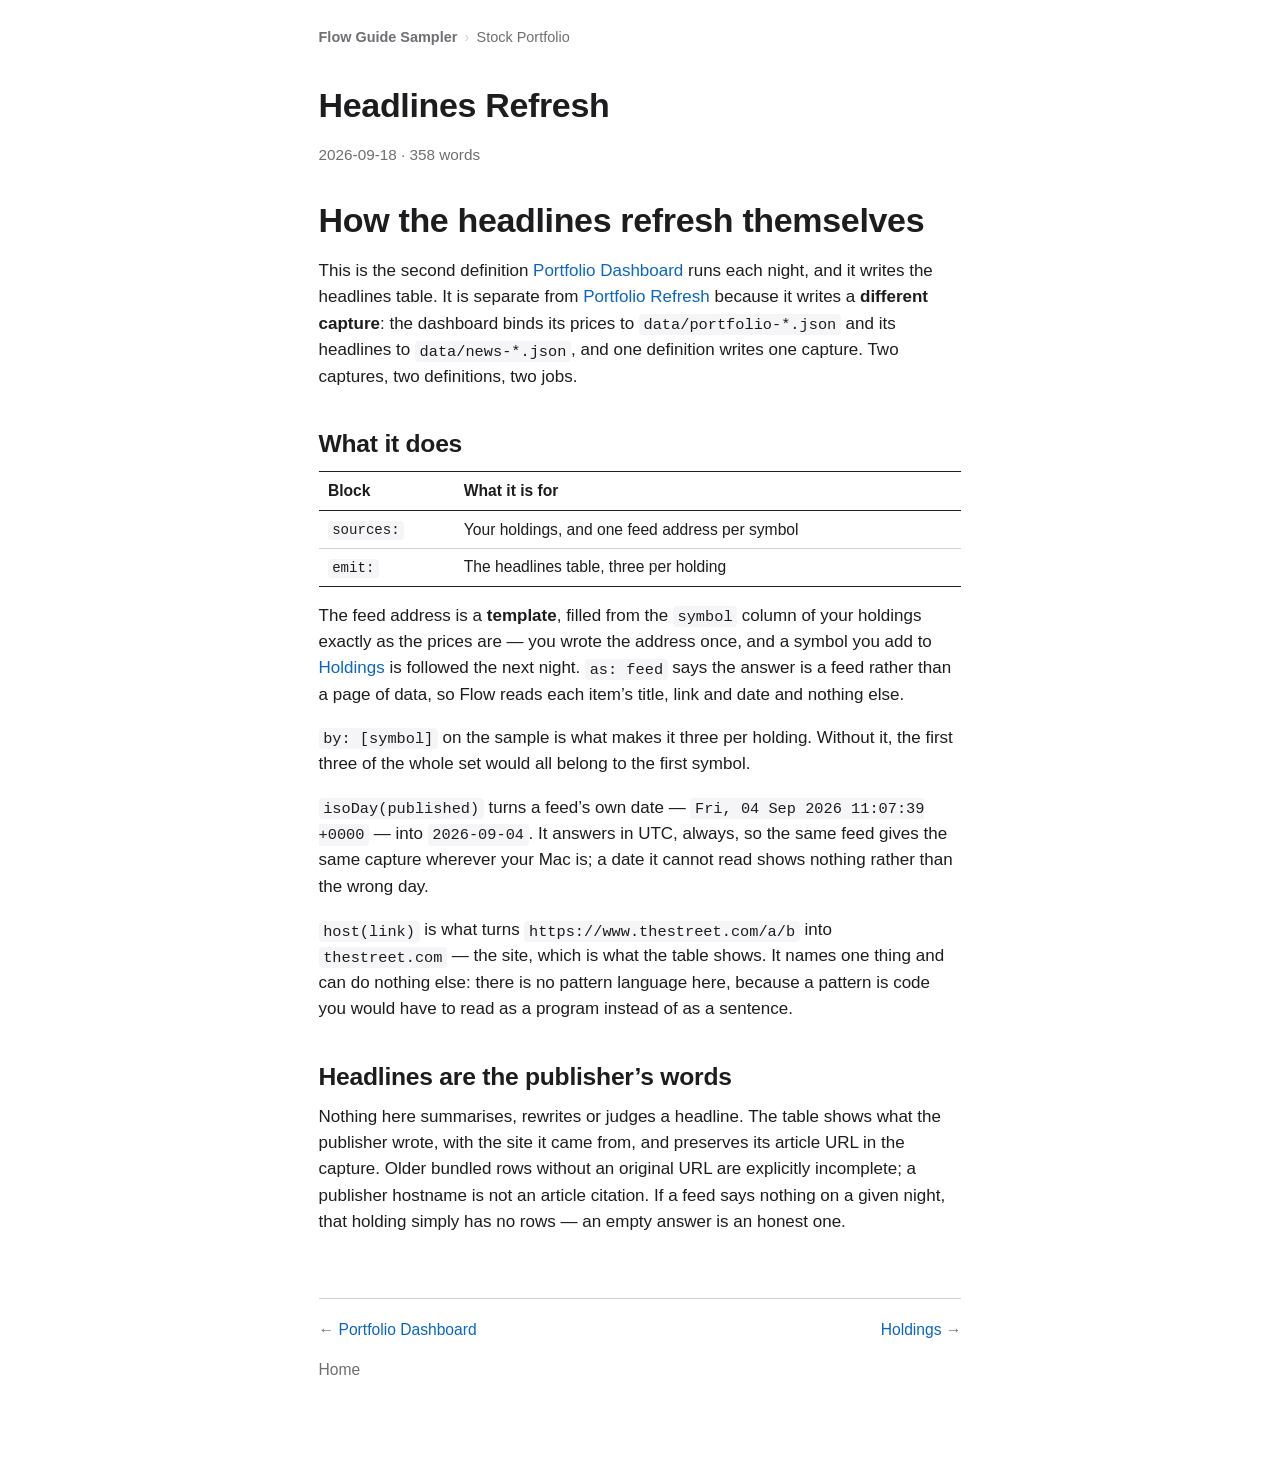
<file: stock-portfolio-headlines-refresh.html>
<!DOCTYPE html>
<html lang="en">
<head>
<meta charset="utf-8">
<meta name="viewport" content="width=device-width, initial-scale=1">
<meta name="generator" content="Flow 1.7-dev (1)">
<title>Headlines Refresh</title>
<link rel="stylesheet" href="style.css">
</head>
<body>
<header class="site-header"><a class="site-home" href="index.html">Flow Guide Sampler</a><span class="site-separator" aria-hidden="true">›</span><span class="site-section">Stock Portfolio</span></header>
<article class="document" data-title="Headlines Refresh">
<header class="document-header"><h1 class="title">Headlines Refresh</h1><p class="meta">2026-09-18 · 358 words</p></header>
<h1 id="how-the-headlines-refresh-themselves">How the headlines refresh themselves</h1>
<p>This is the second definition <a href="stock-portfolio-portfolio-dashboard.html">Portfolio Dashboard</a> runs each night, and it writes the headlines table. It is separate from <a href="stock-portfolio-portfolio-refresh.html">Portfolio Refresh</a> because it writes a <strong>different capture</strong>: the dashboard binds its prices to <code>data/portfolio-*.json</code> and its headlines to <code>data/news-*.json</code>, and one definition writes one capture. Two captures, two definitions, two jobs.</p>
<h2 id="what-it-does">What it does</h2>
<table>
<thead><tr><th>Block</th><th>What it is for</th></tr></thead>
<tbody>
<tr><td><code>sources:</code></td><td>Your holdings, and one feed address per symbol</td></tr>
<tr><td><code>emit:</code></td><td>The headlines table, three per holding</td></tr>
</tbody>
</table>
<p>The feed address is a <strong>template</strong>, filled from the <code>symbol</code> column of your holdings exactly as the prices are — you wrote the address once, and a symbol you add to <a href="stock-portfolio-holdings.html">Holdings</a> is followed the next night. <code>as: feed</code> says the answer is a feed rather than a page of data, so Flow reads each item’s title, link and date and nothing else.</p>
<p><code>by: [symbol]</code> on the sample is what makes it three per holding. Without it, the first three of the whole set would all belong to the first symbol.</p>
<p><code>isoDay(published)</code> turns a feed’s own date — <code>Fri, 04 Sep 2026 11:07:39 +0000</code> — into <code>2026-09-04</code>. It answers in UTC, always, so the same feed gives the same capture wherever your Mac is; a date it cannot read shows nothing rather than the wrong day.</p>
<p><code>host(link)</code> is what turns <code>https://www.thestreet.com/a/b</code> into <code>thestreet.com</code> — the site, which is what the table shows. It names one thing and can do nothing else: there is no pattern language here, because a pattern is code you would have to read as a program instead of as a sentence.</p>
<h2 id="headlines-are-the-publisher-s-words">Headlines are the publisher’s words</h2>
<p>Nothing here summarises, rewrites or judges a headline. The table shows what the publisher wrote, with the site it came from, and preserves its article URL in the capture. Older bundled rows without an original URL are explicitly incomplete; a publisher hostname is not an article citation. If a feed says nothing on a given night, that holding simply has no rows — an empty answer is an honest one.</p>
</article>
<footer class="site-footer"><nav class="site-neighbours"><a rel="prev" href="stock-portfolio-portfolio-dashboard.html"><span class="arrow" aria-hidden="true">←</span> Portfolio Dashboard</a><a rel="next" href="stock-portfolio-holdings.html">Holdings <span class="arrow" aria-hidden="true">→</span></a></nav><a class="site-home" href="index.html">Home</a></footer>
</body>
</html>
</file>
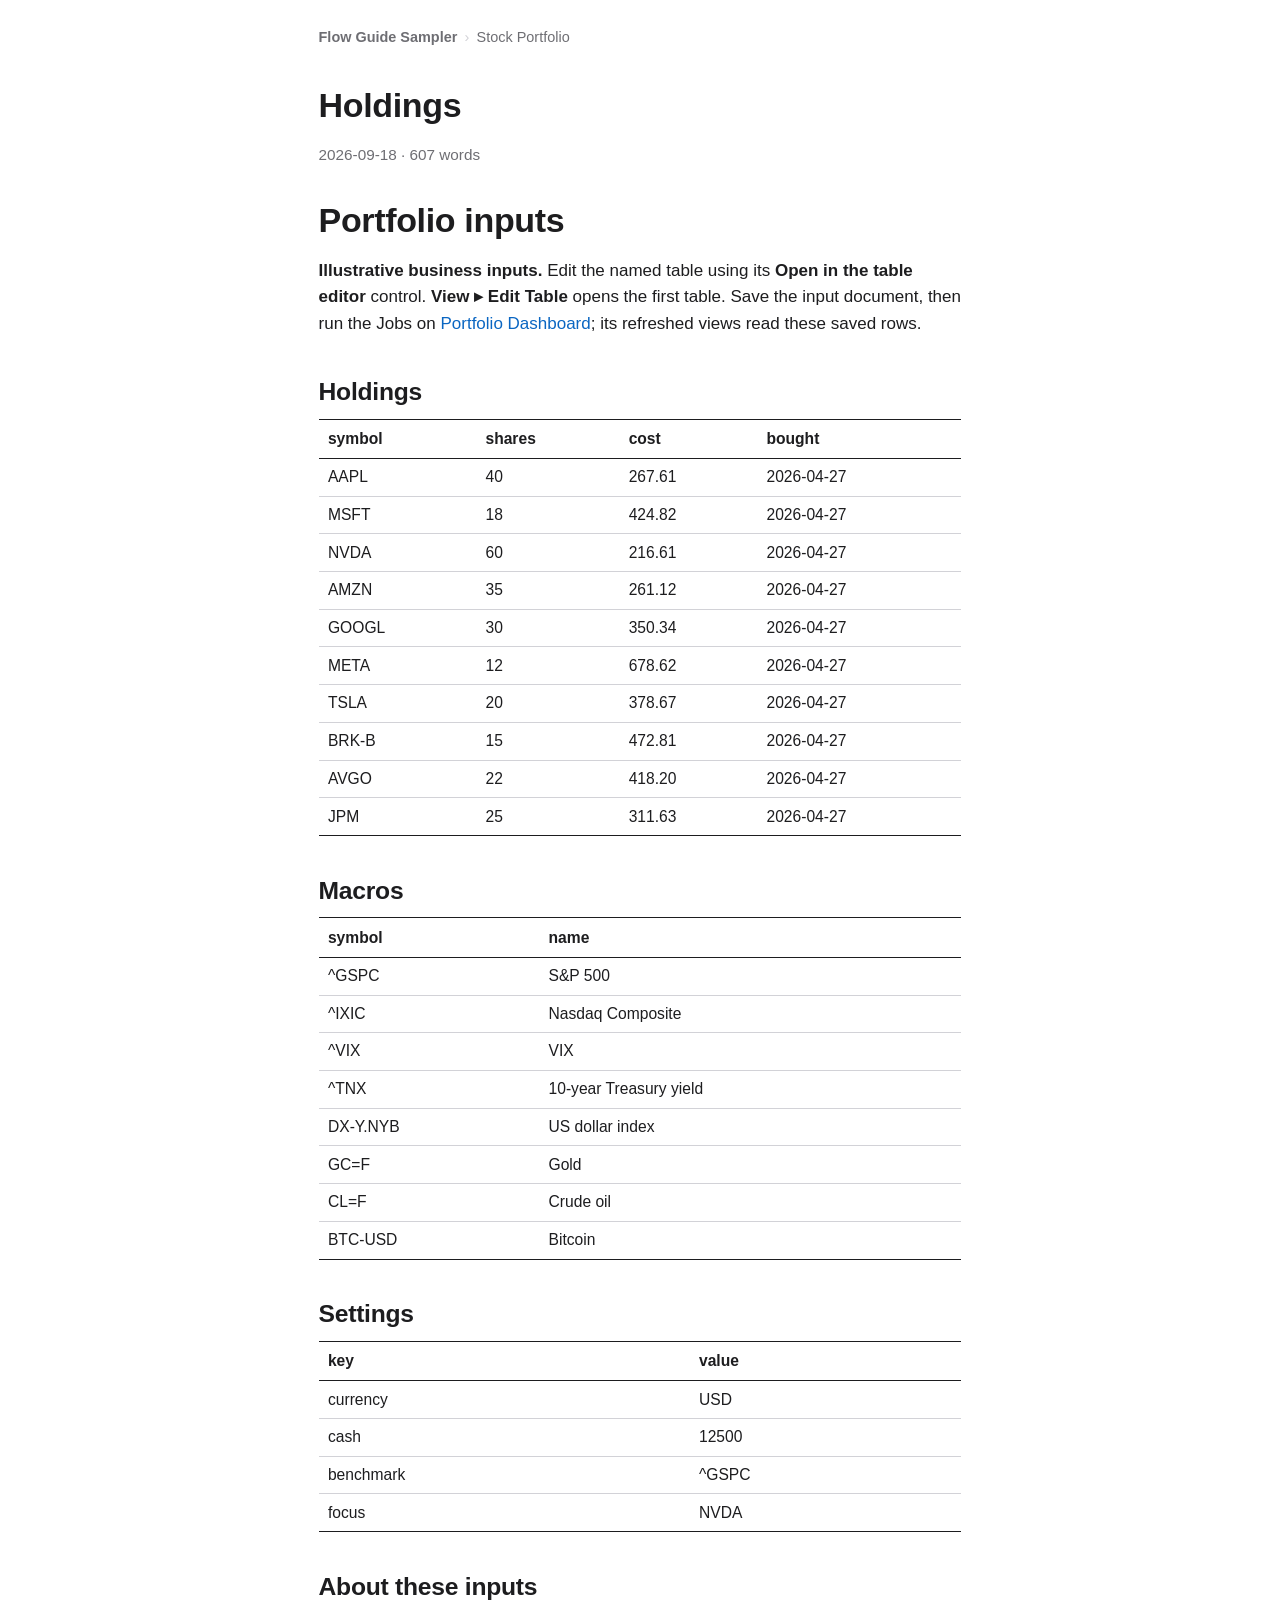
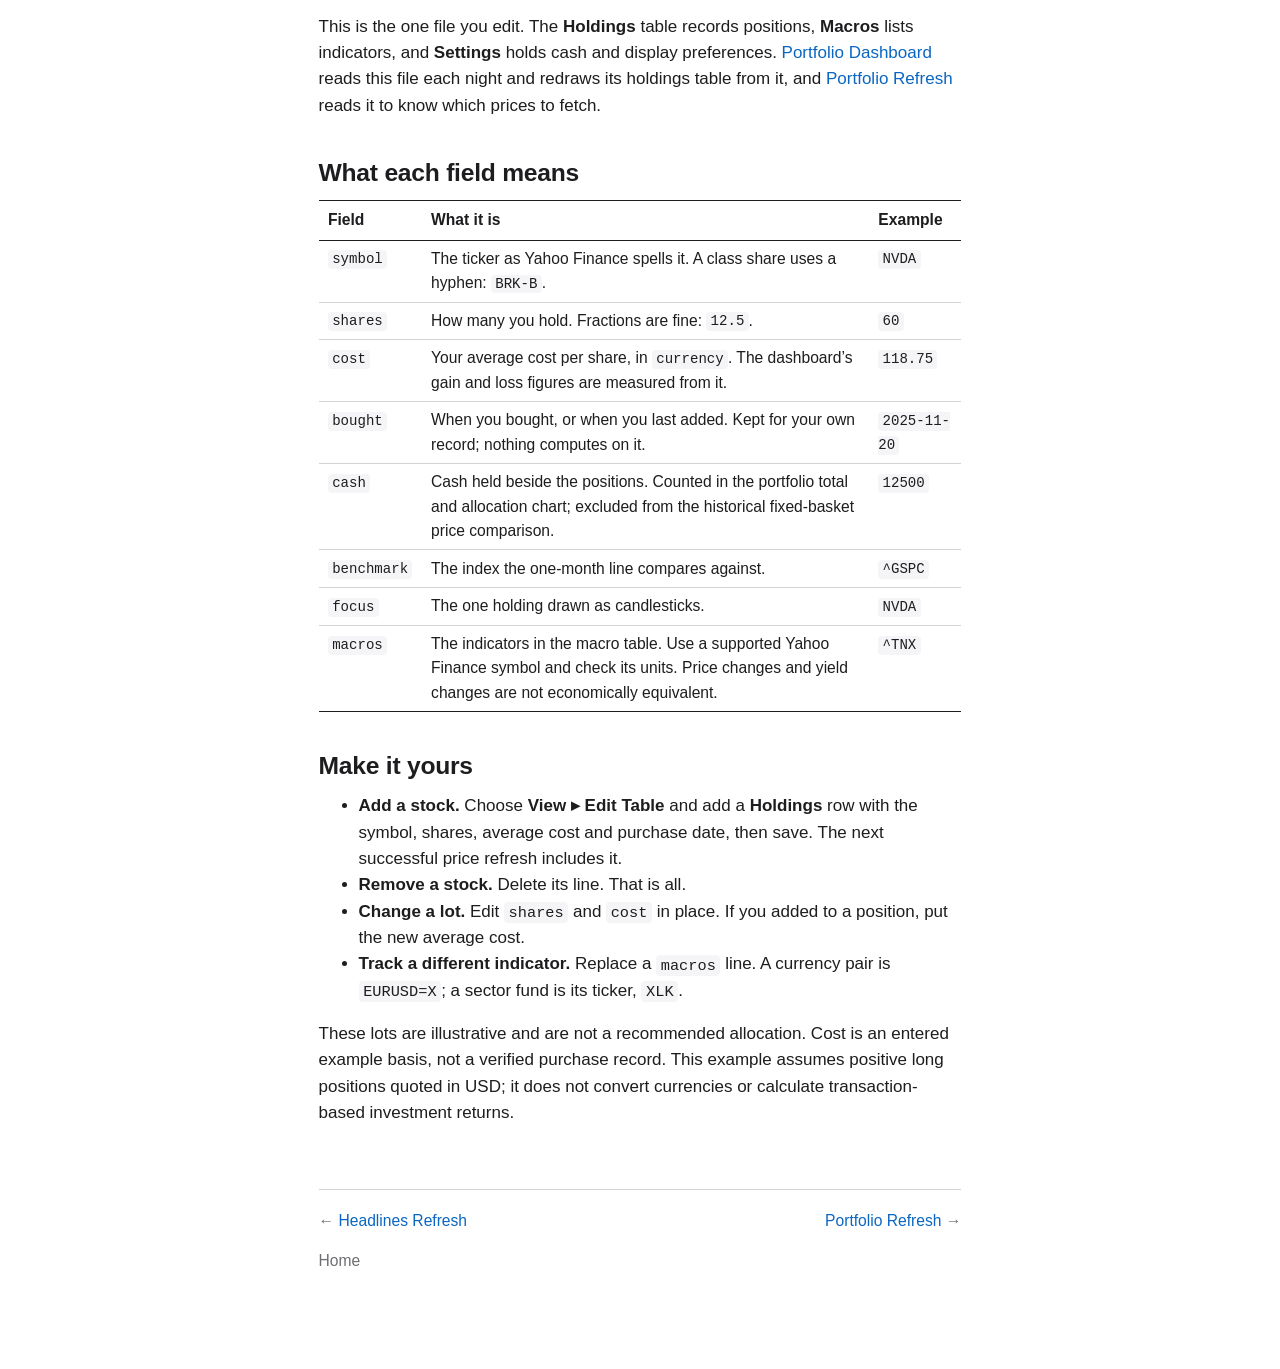
<file: stock-portfolio-holdings.html>
<!DOCTYPE html>
<html lang="en">
<head>
<meta charset="utf-8">
<meta name="viewport" content="width=device-width, initial-scale=1">
<meta name="generator" content="Flow 1.7-dev (1)">
<title>Holdings</title>
<link rel="stylesheet" href="style.css">
</head>
<body>
<header class="site-header"><a class="site-home" href="index.html">Flow Guide Sampler</a><span class="site-separator" aria-hidden="true">›</span><span class="site-section">Stock Portfolio</span></header>
<article class="document" data-title="Holdings">
<header class="document-header"><h1 class="title">Holdings</h1><p class="meta">2026-09-18 · 607 words</p></header>
<h1 id="portfolio-inputs">Portfolio inputs</h1>
<p><strong>Illustrative business inputs.</strong> Edit the named table using its <strong>Open in the table editor</strong> control. <strong>View ▸ Edit Table</strong> opens the first table. Save the input document, then run the Jobs on <a href="stock-portfolio-portfolio-dashboard.html">Portfolio Dashboard</a>; its refreshed views read these saved rows.</p>
<h2 id="holdings">Holdings</h2>
<table>
<thead><tr><th>symbol</th><th>shares</th><th>cost</th><th>bought</th></tr></thead>
<tbody>
<tr><td>AAPL</td><td>40</td><td>267.61</td><td>2026-04-27</td></tr>
<tr><td>MSFT</td><td>18</td><td>424.82</td><td>2026-04-27</td></tr>
<tr><td>NVDA</td><td>60</td><td>216.61</td><td>2026-04-27</td></tr>
<tr><td>AMZN</td><td>35</td><td>261.12</td><td>2026-04-27</td></tr>
<tr><td>GOOGL</td><td>30</td><td>350.34</td><td>2026-04-27</td></tr>
<tr><td>META</td><td>12</td><td>678.62</td><td>2026-04-27</td></tr>
<tr><td>TSLA</td><td>20</td><td>378.67</td><td>2026-04-27</td></tr>
<tr><td>BRK-B</td><td>15</td><td>472.81</td><td>2026-04-27</td></tr>
<tr><td>AVGO</td><td>22</td><td>418.20</td><td>2026-04-27</td></tr>
<tr><td>JPM</td><td>25</td><td>311.63</td><td>2026-04-27</td></tr>
</tbody>
</table>
<h2 id="macros">Macros</h2>
<table>
<thead><tr><th>symbol</th><th>name</th></tr></thead>
<tbody>
<tr><td>^GSPC</td><td>S&amp;P 500</td></tr>
<tr><td>^IXIC</td><td>Nasdaq Composite</td></tr>
<tr><td>^VIX</td><td>VIX</td></tr>
<tr><td>^TNX</td><td>10-year Treasury yield</td></tr>
<tr><td>DX-Y.NYB</td><td>US dollar index</td></tr>
<tr><td>GC=F</td><td>Gold</td></tr>
<tr><td>CL=F</td><td>Crude oil</td></tr>
<tr><td>BTC-USD</td><td>Bitcoin</td></tr>
</tbody>
</table>
<h2 id="settings">Settings</h2>
<table>
<thead><tr><th>key</th><th>value</th></tr></thead>
<tbody>
<tr><td>currency</td><td>USD</td></tr>
<tr><td>cash</td><td>12500</td></tr>
<tr><td>benchmark</td><td>^GSPC</td></tr>
<tr><td>focus</td><td>NVDA</td></tr>
</tbody>
</table>
<h2 id="about-these-inputs">About these inputs</h2>
<p>This is the one file you edit. The <strong>Holdings</strong> table records positions, <strong>Macros</strong> lists indicators, and <strong>Settings</strong> holds cash and display preferences. <a href="stock-portfolio-portfolio-dashboard.html">Portfolio Dashboard</a> reads this file each night and redraws its holdings table from it, and <a href="stock-portfolio-portfolio-refresh.html">Portfolio Refresh</a> reads it to know which prices to fetch.</p>
<h2 id="what-each-field-means">What each field means</h2>
<table>
<thead><tr><th>Field</th><th>What it is</th><th>Example</th></tr></thead>
<tbody>
<tr><td><code>symbol</code></td><td>The ticker as Yahoo Finance spells it. A class share uses a hyphen: <code>BRK-B</code>.</td><td><code>NVDA</code></td></tr>
<tr><td><code>shares</code></td><td>How many you hold. Fractions are fine: <code>12.5</code>.</td><td><code>60</code></td></tr>
<tr><td><code>cost</code></td><td>Your average cost per share, in <code>currency</code>. The dashboard’s gain and loss figures are measured from it.</td><td><code>118.75</code></td></tr>
<tr><td><code>bought</code></td><td>When you bought, or when you last added. Kept for your own record; nothing computes on it.</td><td><code>2025-11-20</code></td></tr>
<tr><td><code>cash</code></td><td>Cash held beside the positions. Counted in the portfolio total and allocation chart; excluded from the historical fixed-basket price comparison.</td><td><code>12500</code></td></tr>
<tr><td><code>benchmark</code></td><td>The index the one-month line compares against.</td><td><code>^GSPC</code></td></tr>
<tr><td><code>focus</code></td><td>The one holding drawn as candlesticks.</td><td><code>NVDA</code></td></tr>
<tr><td><code>macros</code></td><td>The indicators in the macro table. Use a supported Yahoo Finance symbol and check its units. Price changes and yield changes are not economically equivalent.</td><td><code>^TNX</code></td></tr>
</tbody>
</table>
<h2 id="make-it-yours">Make it yours</h2>
<ul>
<li><strong>Add a stock.</strong> Choose <strong>View ▸ Edit Table</strong> and add a <strong>Holdings</strong> row with the symbol, shares, average cost and purchase date, then save. The next successful price refresh includes it.</li>
<li><strong>Remove a stock.</strong> Delete its line. That is all.</li>
<li><strong>Change a lot.</strong> Edit <code>shares</code> and <code>cost</code> in place. If you added to a position, put the new average cost.</li>
<li><strong>Track a different indicator.</strong> Replace a <code>macros</code> line. A currency pair is <code>EURUSD=X</code>; a sector fund is its ticker, <code>XLK</code>.</li>
</ul>
<p>These lots are illustrative and are not a recommended allocation. Cost is an entered example basis, not a verified purchase record. This example assumes positive long positions quoted in USD; it does not convert currencies or calculate transaction-based investment returns.</p>
</article>
<footer class="site-footer"><nav class="site-neighbours"><a rel="prev" href="stock-portfolio-headlines-refresh.html"><span class="arrow" aria-hidden="true">←</span> Headlines Refresh</a><a rel="next" href="stock-portfolio-portfolio-refresh.html">Portfolio Refresh <span class="arrow" aria-hidden="true">→</span></a></nav><a class="site-home" href="index.html">Home</a></footer>
</body>
</html>
</file>
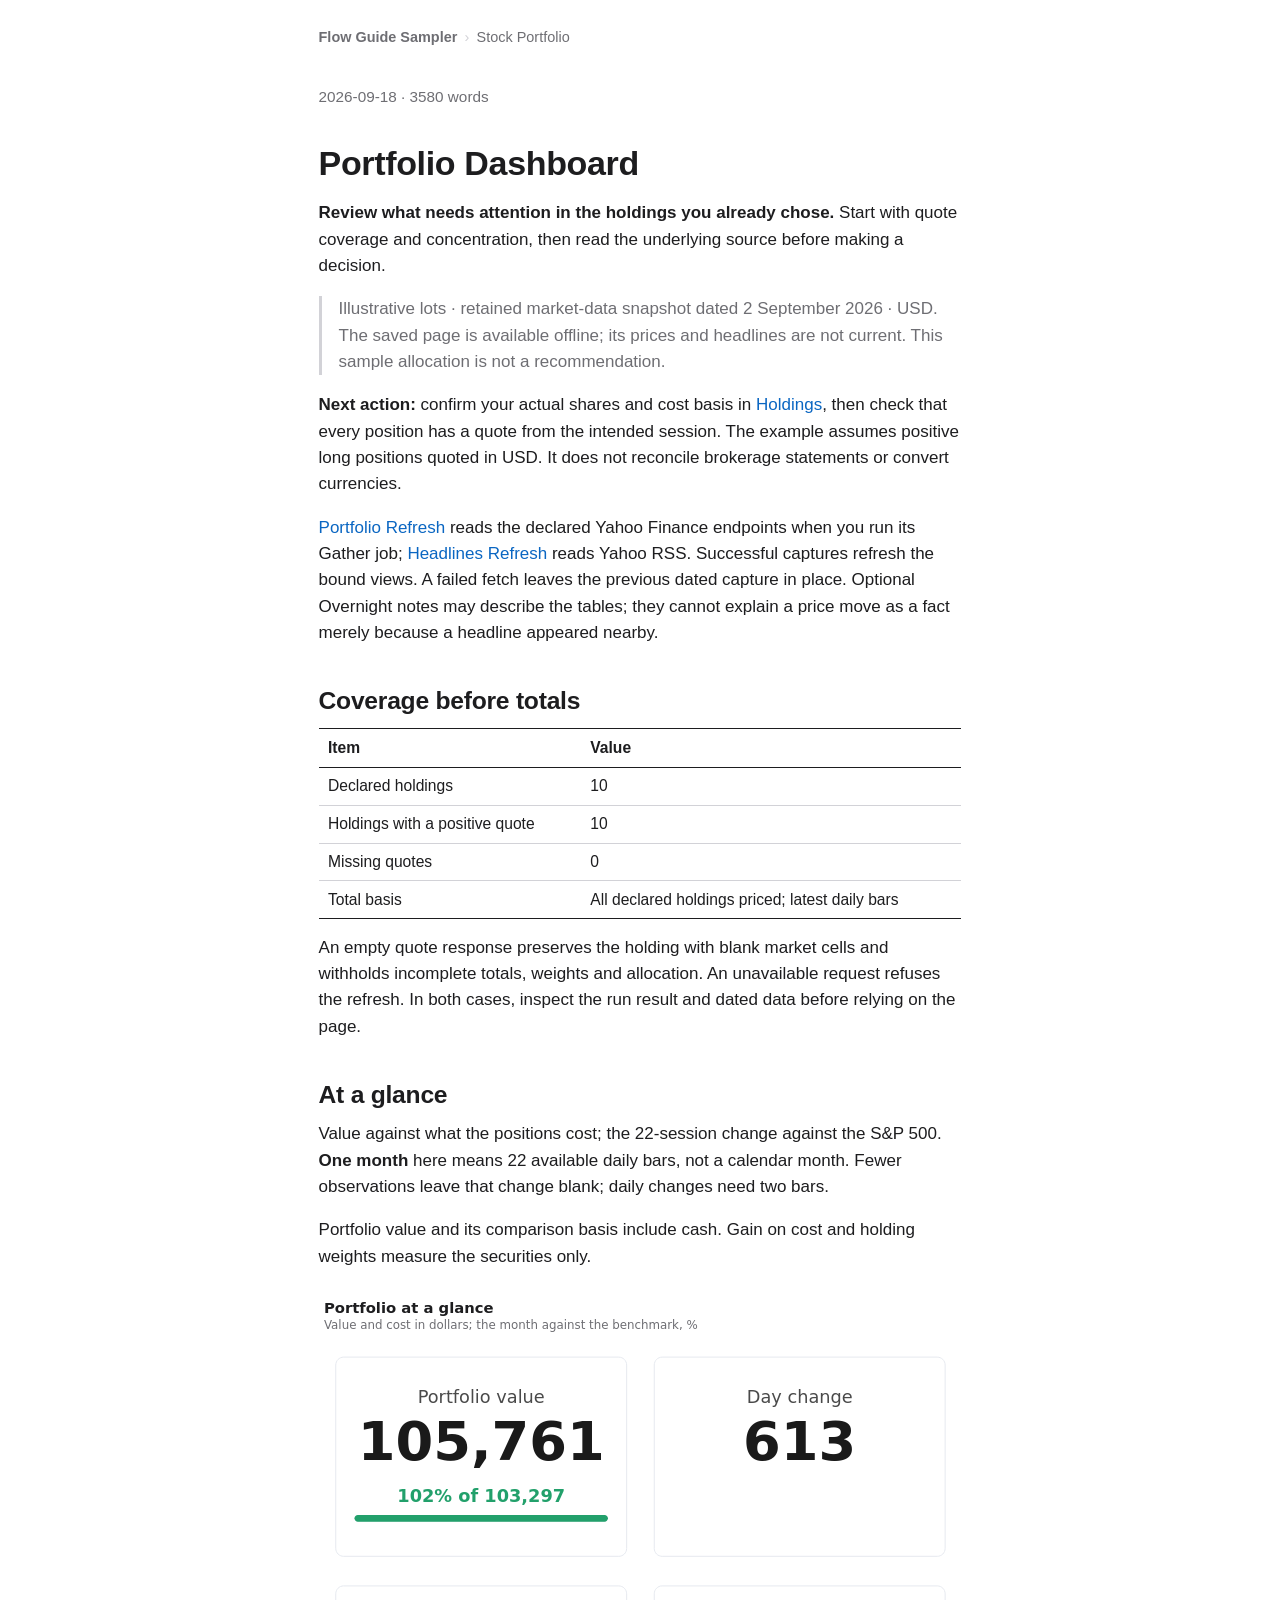
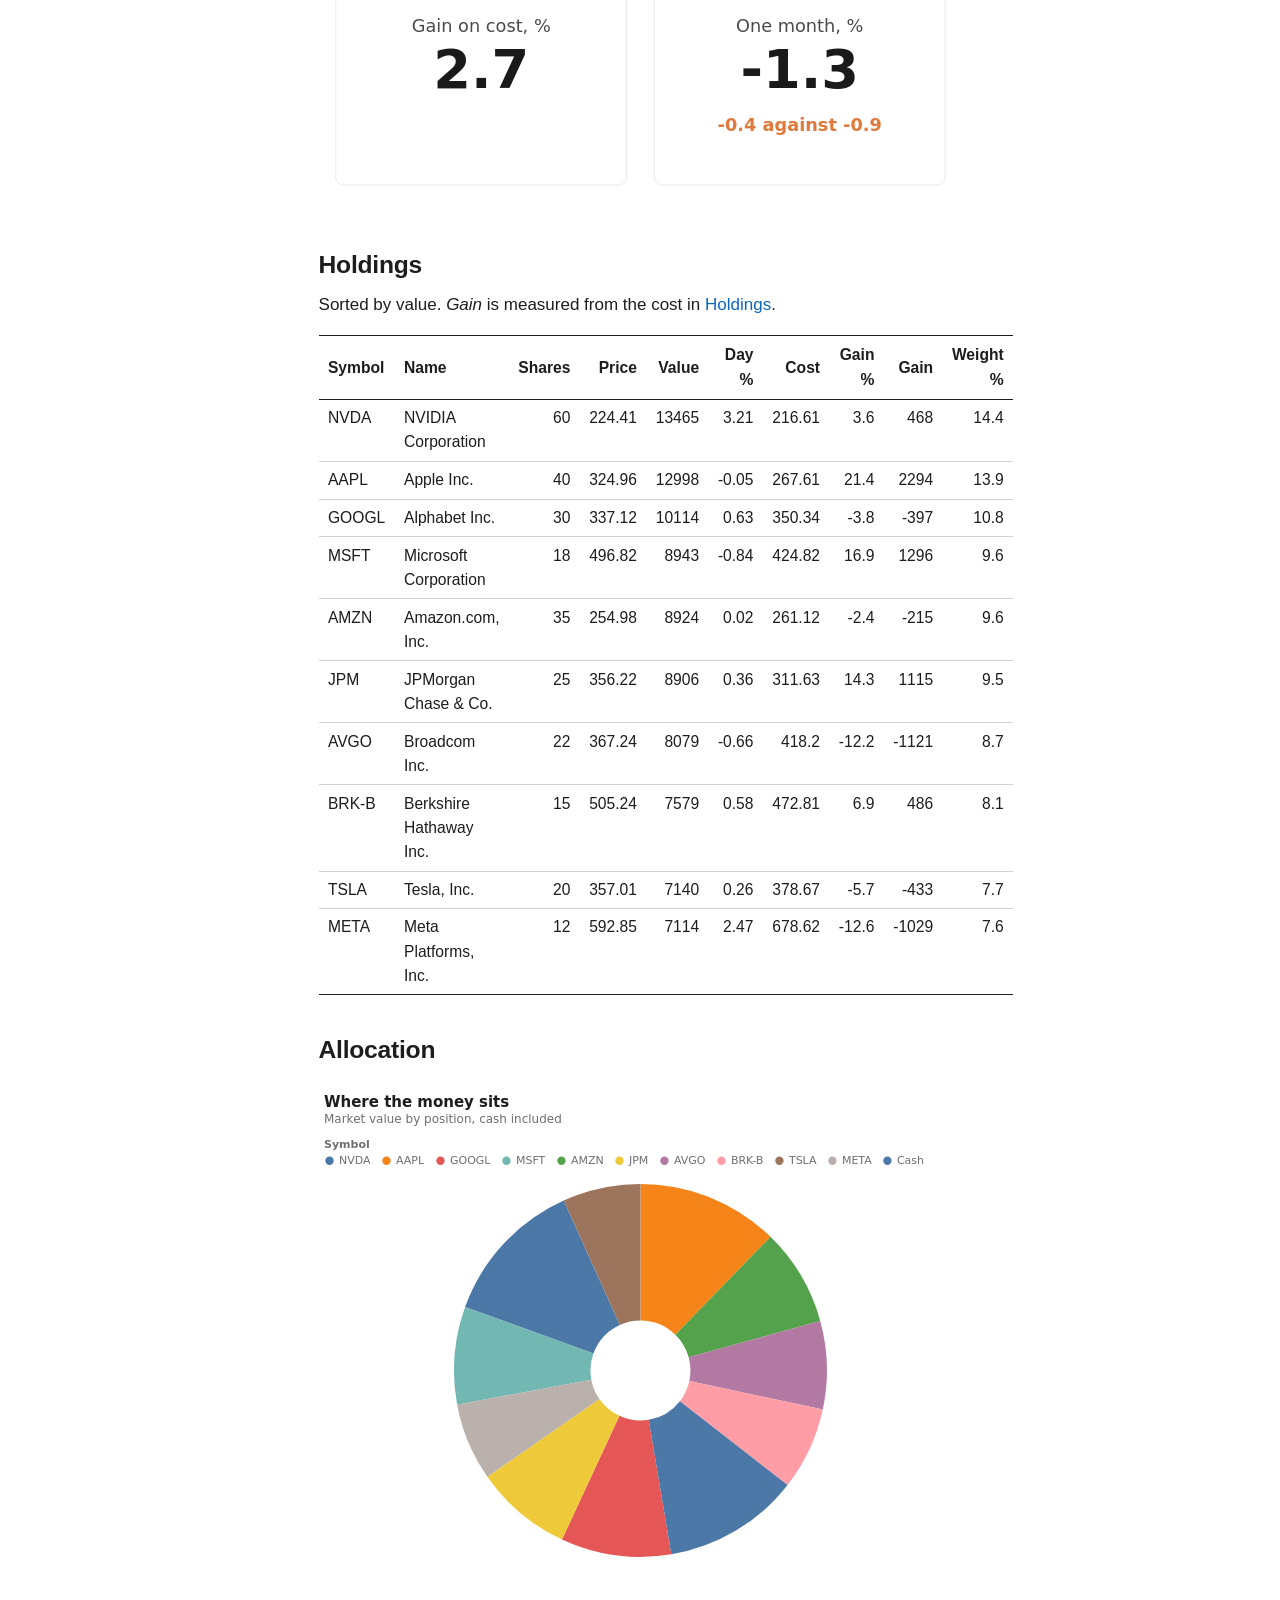
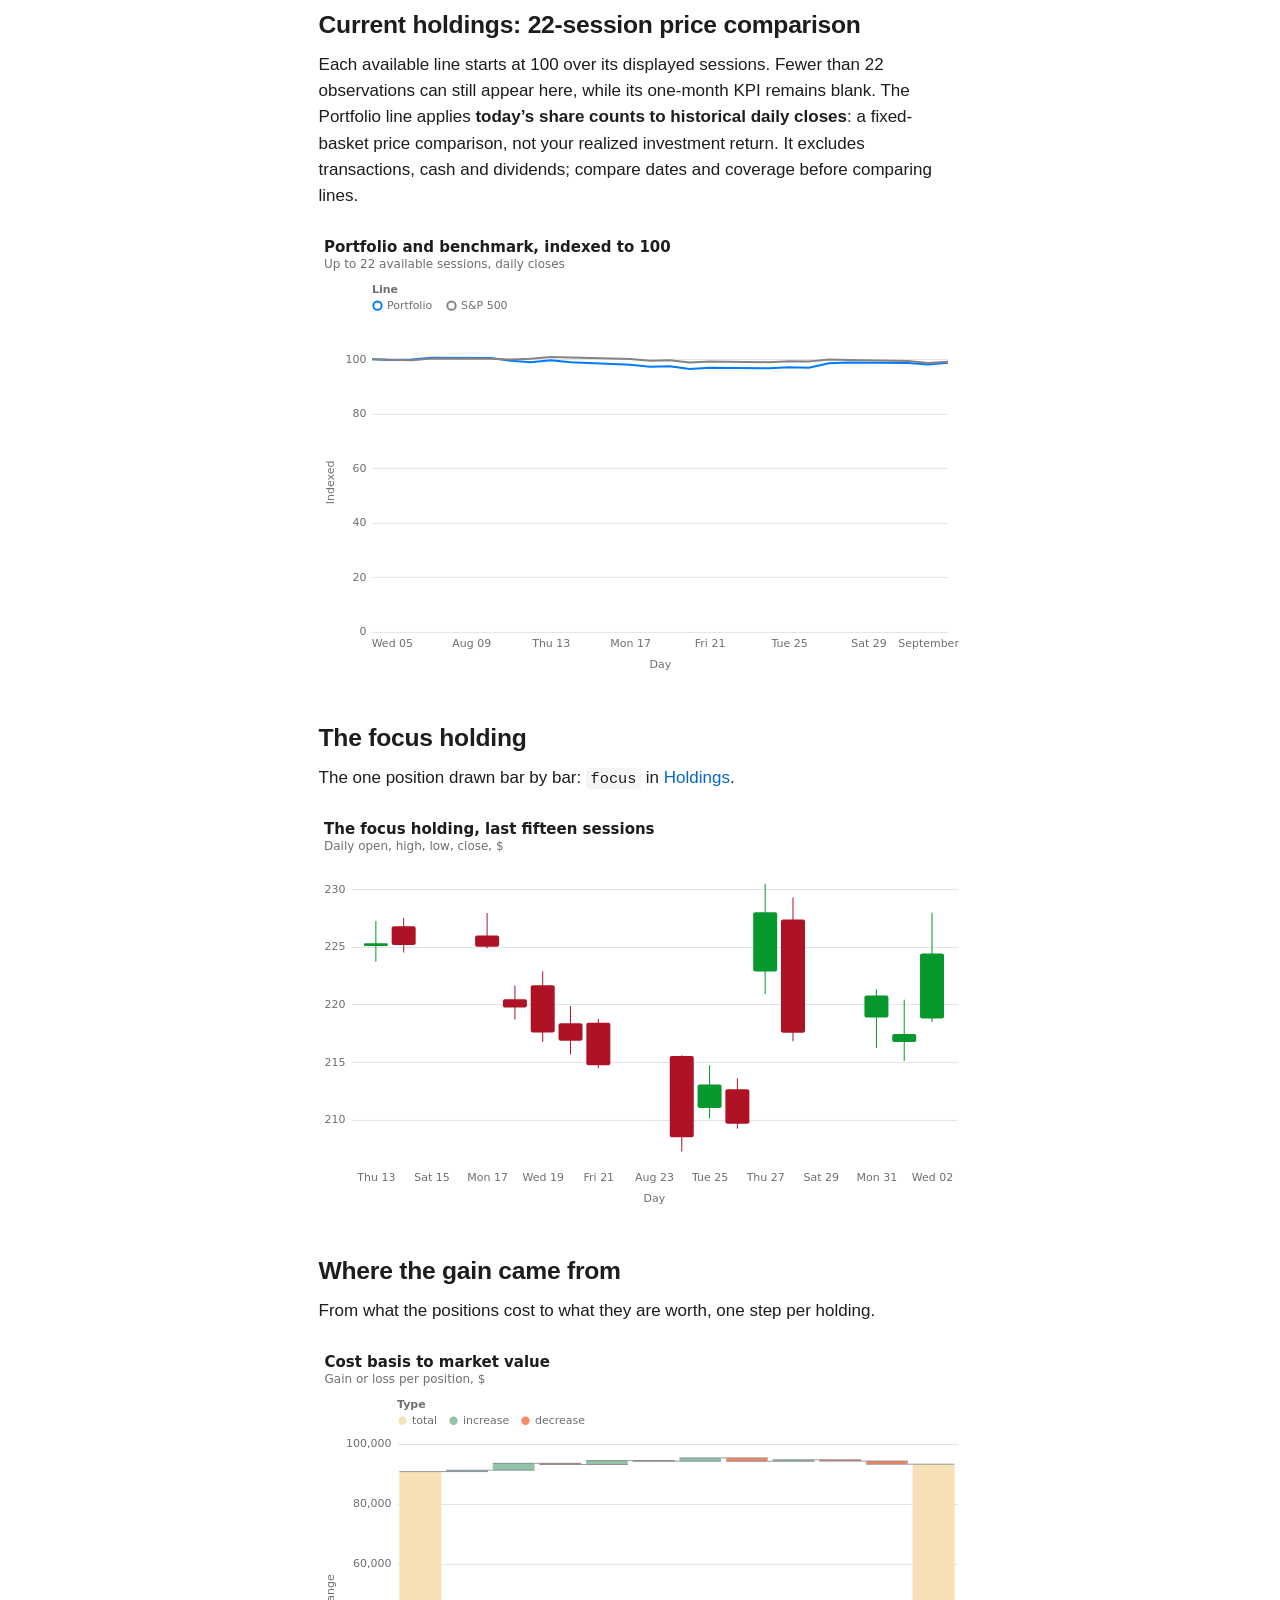
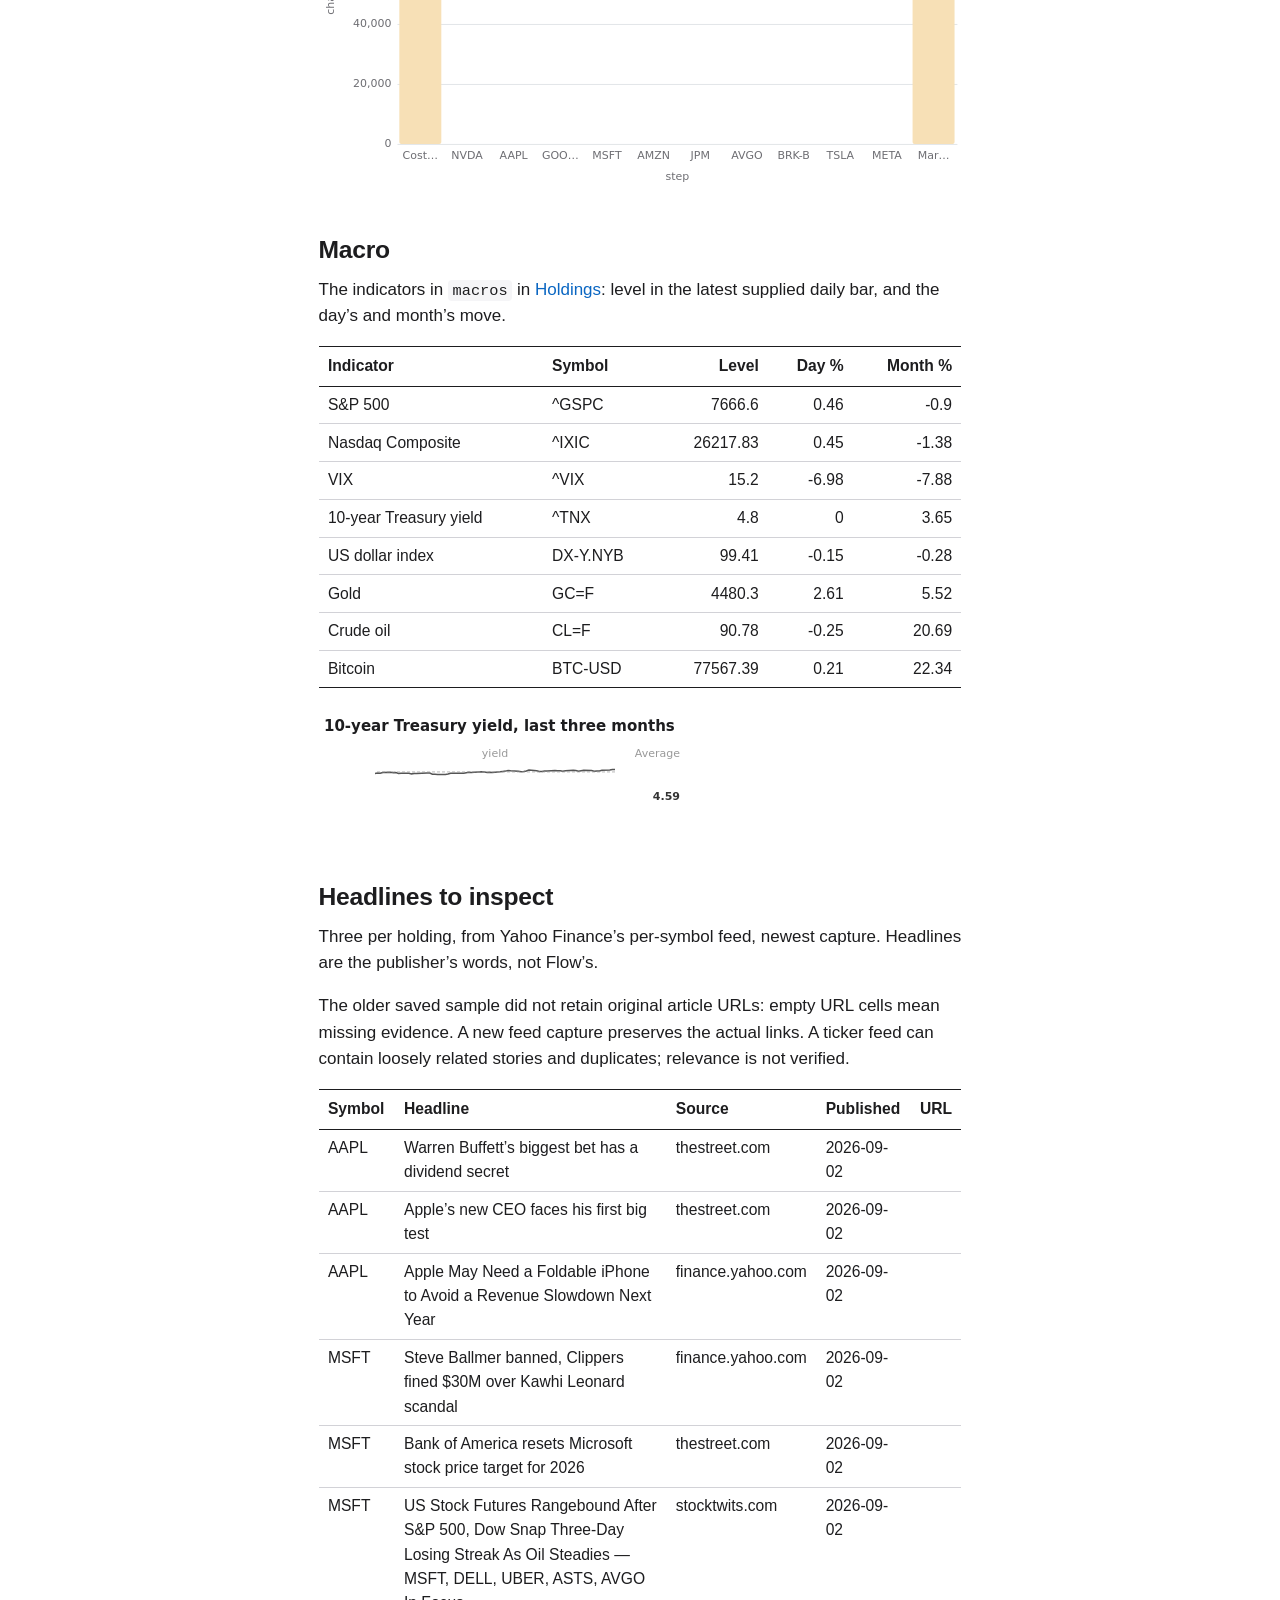
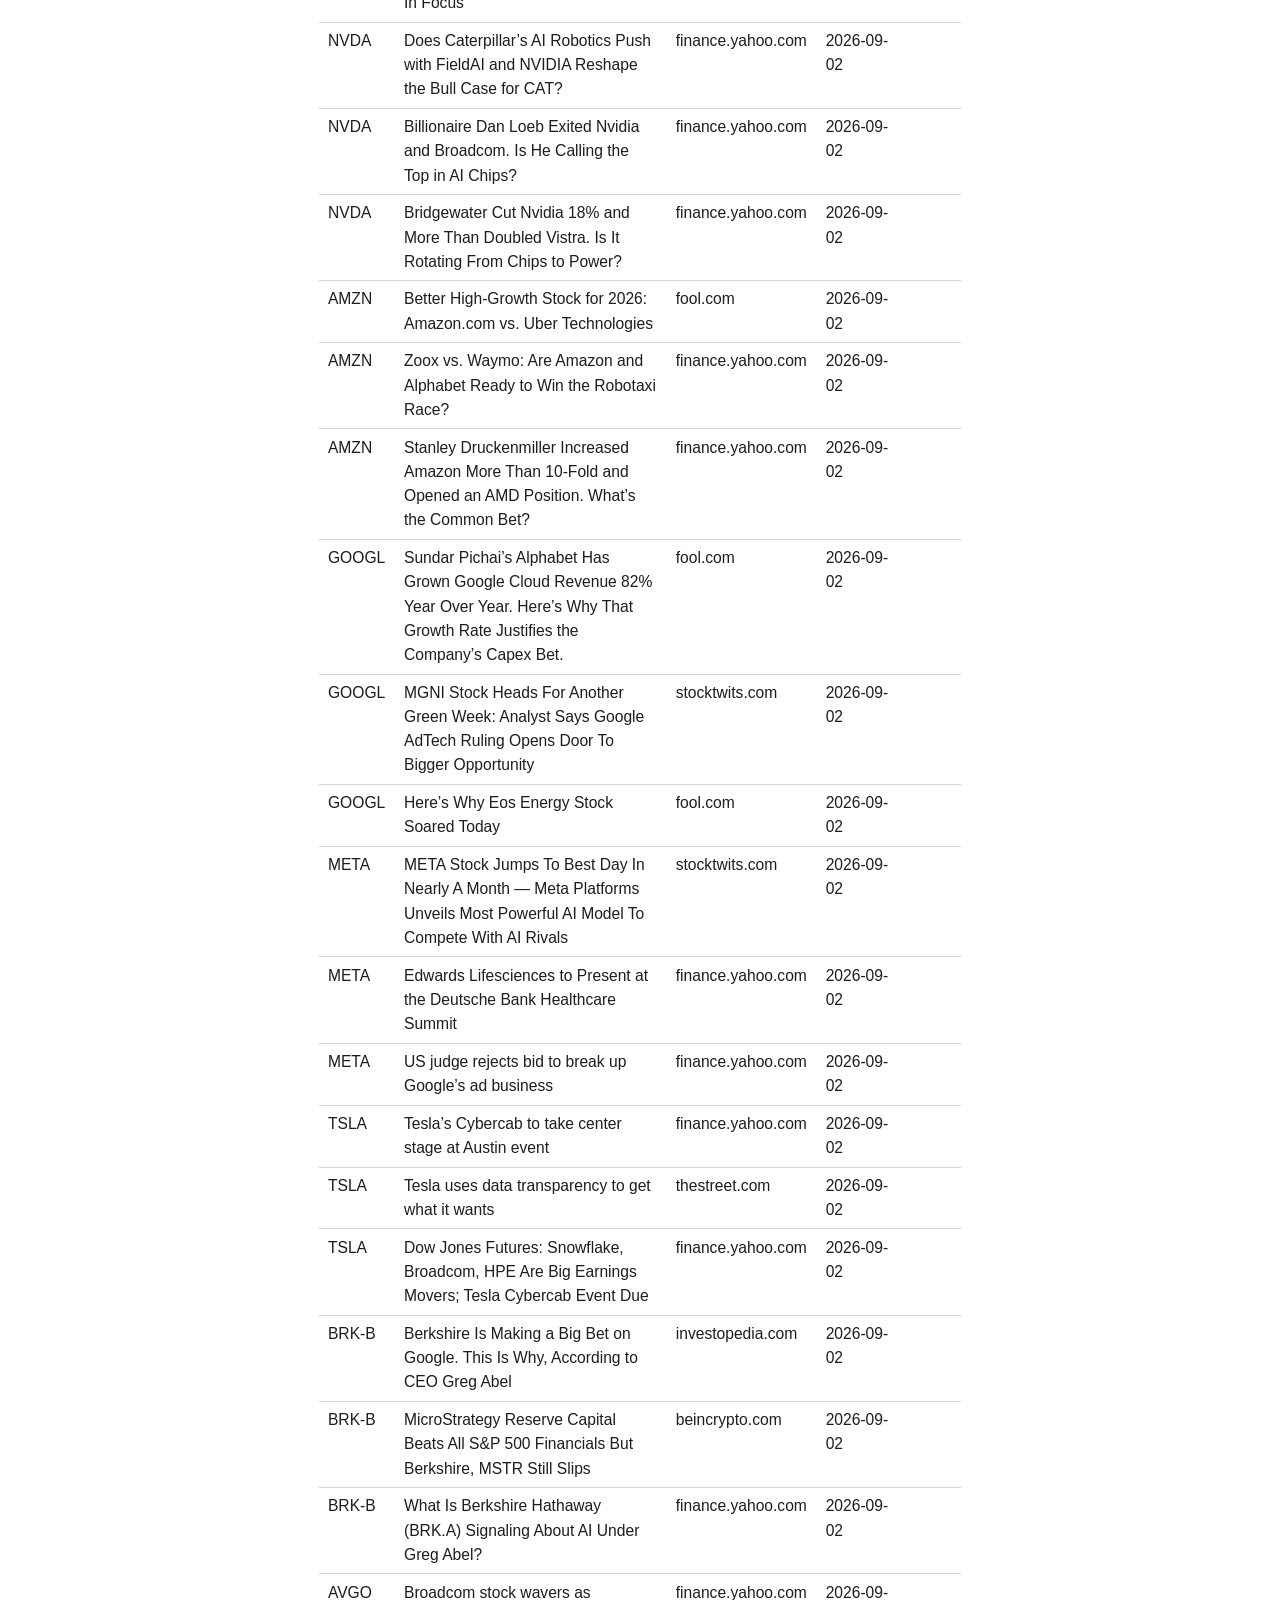
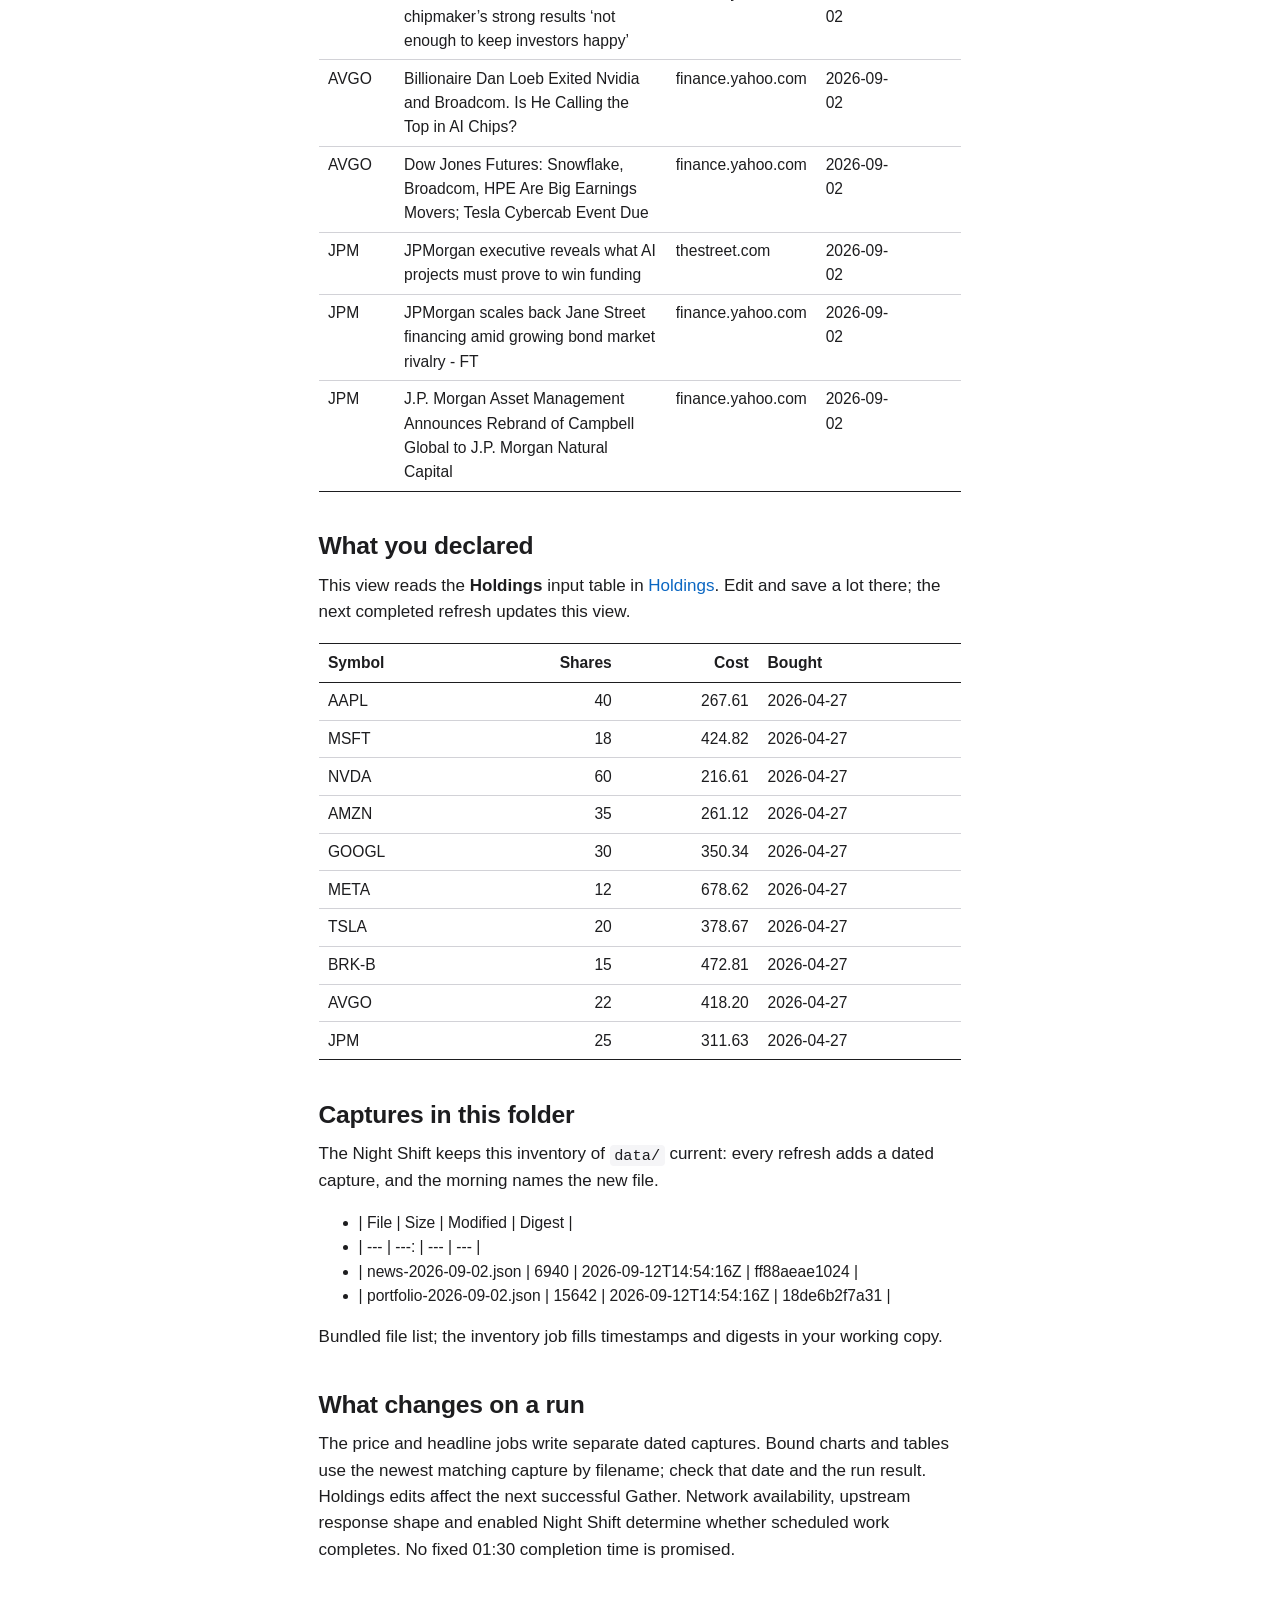
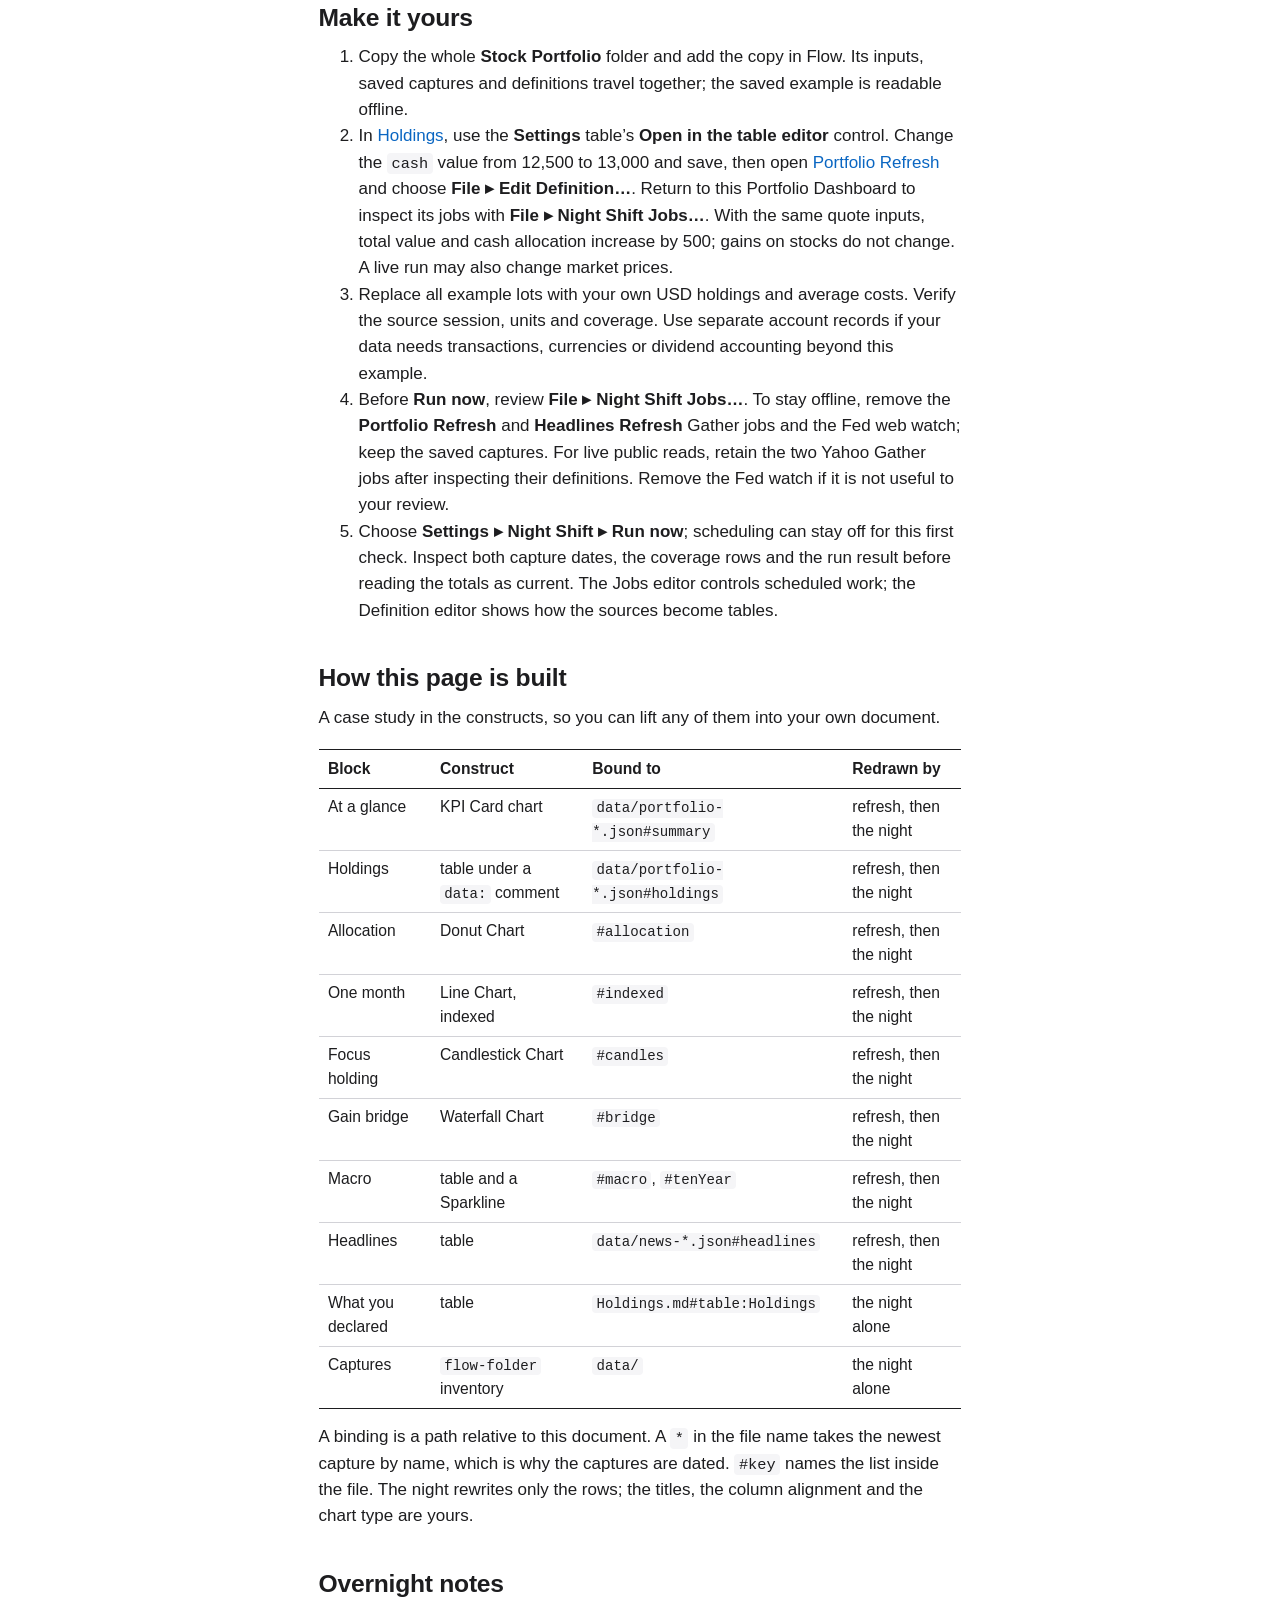
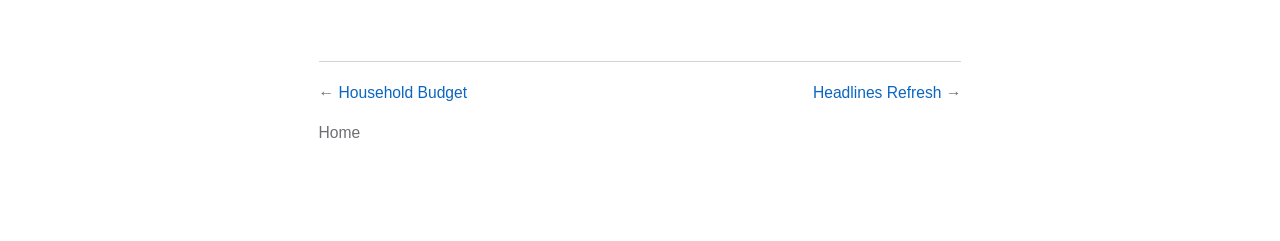
<file: stock-portfolio-portfolio-dashboard.html>
<!DOCTYPE html>
<html lang="en">
<head>
<meta charset="utf-8">
<meta name="viewport" content="width=device-width, initial-scale=1">
<meta name="generator" content="Flow 1.7-dev (1)">
<title>Portfolio Dashboard</title>
<link rel="stylesheet" href="style.css">
<link rel="stylesheet" href="charts/hover.css">
</head>
<body>
<header class="site-header"><a class="site-home" href="index.html">Flow Guide Sampler</a><span class="site-separator" aria-hidden="true">›</span><span class="site-section">Stock Portfolio</span></header>
<article class="document" data-title="Portfolio Dashboard">
<header class="document-header"><p class="meta">2026-09-18 · 3580 words</p></header>
<h1 id="portfolio-dashboard">Portfolio Dashboard</h1>
<p><strong>Review what needs attention in the holdings you already chose.</strong> Start with quote coverage and concentration, then read the underlying source before making a decision.</p>
<blockquote>
<p>Illustrative lots · retained market-data snapshot dated 2 September 2026 · USD. The saved page is available offline; its prices and headlines are not current. This sample allocation is not a recommendation.</p>
</blockquote>
<p><strong>Next action:</strong> confirm your actual shares and cost basis in <a href="stock-portfolio-holdings.html">Holdings</a>, then check that every position has a quote from the intended session. The example assumes positive long positions quoted in USD. It does not reconcile brokerage statements or convert currencies.</p>
<p><a href="stock-portfolio-portfolio-refresh.html">Portfolio Refresh</a> reads the declared Yahoo Finance endpoints when you run its Gather job; <a href="stock-portfolio-headlines-refresh.html">Headlines Refresh</a> reads Yahoo RSS. Successful captures refresh the bound views. A failed fetch leaves the previous dated capture in place. Optional Overnight notes may describe the tables; they cannot explain a price move as a fact merely because a headline appeared nearby.</p>
<h2 id="coverage-before-totals">Coverage before totals</h2>
<table>
<thead><tr><th>Item</th><th>Value</th></tr></thead>
<tbody>
<tr><td>Declared holdings</td><td>10</td></tr>
<tr><td>Holdings with a positive quote</td><td>10</td></tr>
<tr><td>Missing quotes</td><td>0</td></tr>
<tr><td>Total basis</td><td>All declared holdings priced; latest daily bars</td></tr>
</tbody>
</table>
<p>An empty quote response preserves the holding with blank market cells and withholds incomplete totals, weights and allocation. An unavailable request refuses the refresh. In both cases, inspect the run result and dated data before relying on the page.</p>
<h2 id="at-a-glance">At a glance</h2>
<p>Value against what the positions cost; the 22-session change against the S&amp;P 500. <strong>One month</strong> here means 22 available daily bars, not a calendar month. Fewer observations leave that change blank; daily changes need two bars.</p>
<p>Portfolio value and its comparison basis include cash. Gain on cost and holding weights measure the securities only.</p>
<figure class="chart" data-chart="d03c7571dc22d3bf51289a4e776addfe49d8239c37d9b43730edad48c9a25afd" aria-label="Portfolio at a glance"><svg xmlns="http://www.w3.org/2000/svg" xmlns:xlink="http://www.w3.org/1999/xlink" version="1.1" class="marks" width="690" height="540" viewBox="0 0 690 540" style="vertical-align: bottom;"><g fill="none" stroke-miterlimit="4" transform="translate(5,49)"><g class="mark-group role-frame root" role="graphics-object" aria-roledescription="group mark container"><g transform="translate(0,0)"><path class="background" aria-hidden="true" d="M0,0h0v0h0Z"></path><g><g class="mark-group role-scope concat_0_group" role="graphics-object" aria-roledescription="group mark container"><g transform="translate(0,0)"><path class="background" aria-hidden="true" d="M0,0h0v0h0Z"></path><g><g class="mark-group role-scope concat_0_concat_0_group" role="graphics-object" aria-roledescription="group mark container"><g transform="translate(0,0)"><path class="background" aria-hidden="true" d="M0,0h338v241h-338Z" fill="transparent"></path><g><g class="mark-rect role-mark concat_0_concat_0_layer_0_marks" role="graphics-symbol" aria-roledescription="rect mark container"><path d="M21,14L317,14C321.415320195952,14,325,17.584679804048,325,22L325,219C325,223.415320195952,321.415320195952,227,317,227L21,227C16.584679804048,227,13,223.415320195952,13,219L13,22C13,17.584679804048,16.584679804048,14,21,14Z" fill="#ffffff" stroke="#e6e9ef" stroke-width="1"></path></g><g class="mark-text role-mark concat_0_concat_0_layer_1_marks" role="graphics-object" aria-roledescription="text mark container"><text text-anchor="middle" transform="translate(169,66)" font-family="-apple-system, BlinkMacSystemFont, &quot;SF Pro Text&quot;, system-ui, sans-serif" font-size="19px" font-weight="500" fill="#4a4a4a">Portfolio value</text></g><g class="mark-text role-mark concat_0_concat_0_layer_2_marks" role="graphics-object" aria-roledescription="text mark container"><text text-anchor="middle" transform="translate(169,126)" font-family="-apple-system, BlinkMacSystemFont, &quot;SF Pro Text&quot;, system-ui, sans-serif" font-size="58px" font-weight="bold" fill="#1a1a1a">105,761</text></g><g class="mark-text role-mark concat_0_concat_0_layer_3_marks" role="graphics-object" aria-roledescription="text mark container"><text text-anchor="middle" transform="translate(169,170)" font-family="-apple-system, BlinkMacSystemFont, &quot;SF Pro Text&quot;, system-ui, sans-serif" font-size="18px" font-weight="600" fill="#22a06b">102% of 103,297</text></g><g class="mark-rect role-mark concat_0_concat_0_layer_4_marks" role="graphics-symbol" aria-roledescription="rect mark container"><path d="M36.5,183L301.5,183C303.431702585729,183,305,184.568297414271,305,186.5L305,186.5C305,188.431702585729,303.431702585729,190,301.5,190L36.5,190C34.568297414271,190,33,188.431702585729,33,186.5L33,186.5C33,184.568297414271,34.568297414271,183,36.5,183Z" fill="#e6e9ef"></path></g><g class="mark-rect role-mark concat_0_concat_0_layer_5_marks" role="graphics-symbol" aria-roledescription="rect mark container"><path d="M36.5,183L301.5,183C303.431702585729,183,305,184.568297414271,305,186.5L305,186.5C305,188.431702585729,303.431702585729,190,301.5,190L36.5,190C34.568297414271,190,33,188.431702585729,33,186.5L33,186.5C33,184.568297414271,34.568297414271,183,36.5,183Z" fill="#22a06b"></path></g></g><path class="foreground" aria-hidden="true" d="" display="none"></path></g></g><g class="mark-group role-scope concat_0_concat_1_group" role="graphics-object" aria-roledescription="group mark container"><g transform="translate(342,0)"><path class="background" aria-hidden="true" d="M0,0h338v241h-338Z" fill="transparent"></path><g><g class="mark-rect role-mark concat_0_concat_1_layer_0_marks" role="graphics-symbol" aria-roledescription="rect mark container"><path d="M21,14L317,14C321.415320195952,14,325,17.584679804048,325,22L325,219C325,223.415320195952,321.415320195952,227,317,227L21,227C16.584679804048,227,13,223.415320195952,13,219L13,22C13,17.584679804048,16.584679804048,14,21,14Z" fill="#ffffff" stroke="#e6e9ef" stroke-width="1"></path></g><g class="mark-text role-mark concat_0_concat_1_layer_1_marks" role="graphics-object" aria-roledescription="text mark container"><text text-anchor="middle" transform="translate(169,66)" font-family="-apple-system, BlinkMacSystemFont, &quot;SF Pro Text&quot;, system-ui, sans-serif" font-size="19px" font-weight="500" fill="#4a4a4a">Day change</text></g><g class="mark-text role-mark concat_0_concat_1_layer_2_marks" role="graphics-object" aria-roledescription="text mark container"><text text-anchor="middle" transform="translate(169,126)" font-family="-apple-system, BlinkMacSystemFont, &quot;SF Pro Text&quot;, system-ui, sans-serif" font-size="58px" font-weight="bold" fill="#1a1a1a">613</text></g></g><path class="foreground" aria-hidden="true" d="" display="none"></path></g></g></g><path class="foreground" aria-hidden="true" d="" display="none"></path></g></g><g class="mark-group role-scope concat_1_group" role="graphics-object" aria-roledescription="group mark container"><g transform="translate(0,245)"><path class="background" aria-hidden="true" d="M0,0h0v0h0Z"></path><g><g class="mark-group role-scope concat_1_concat_0_group" role="graphics-object" aria-roledescription="group mark container"><g transform="translate(0,0)"><path class="background" aria-hidden="true" d="M0,0h338v241h-338Z" fill="transparent"></path><g><g class="mark-rect role-mark concat_1_concat_0_layer_0_marks" role="graphics-symbol" aria-roledescription="rect mark container"><path d="M21,14L317,14C321.415320195952,14,325,17.584679804048,325,22L325,219C325,223.415320195952,321.415320195952,227,317,227L21,227C16.584679804048,227,13,223.415320195952,13,219L13,22C13,17.584679804048,16.584679804048,14,21,14Z" fill="#ffffff" stroke="#e6e9ef" stroke-width="1"></path></g><g class="mark-text role-mark concat_1_concat_0_layer_1_marks" role="graphics-object" aria-roledescription="text mark container"><text text-anchor="middle" transform="translate(169,66)" font-family="-apple-system, BlinkMacSystemFont, &quot;SF Pro Text&quot;, system-ui, sans-serif" font-size="19px" font-weight="500" fill="#4a4a4a">Gain on cost, %</text></g><g class="mark-text role-mark concat_1_concat_0_layer_2_marks" role="graphics-object" aria-roledescription="text mark container"><text text-anchor="middle" transform="translate(169,126)" font-family="-apple-system, BlinkMacSystemFont, &quot;SF Pro Text&quot;, system-ui, sans-serif" font-size="58px" font-weight="bold" fill="#1a1a1a">2.7</text></g></g><path class="foreground" aria-hidden="true" d="" display="none"></path></g></g><g class="mark-group role-scope concat_1_concat_1_group" role="graphics-object" aria-roledescription="group mark container"><g transform="translate(342,0)"><path class="background" aria-hidden="true" d="M0,0h338v241h-338Z" fill="transparent"></path><g><g class="mark-rect role-mark concat_1_concat_1_layer_0_marks" role="graphics-symbol" aria-roledescription="rect mark container"><path d="M21,14L317,14C321.415320195952,14,325,17.584679804048,325,22L325,219C325,223.415320195952,321.415320195952,227,317,227L21,227C16.584679804048,227,13,223.415320195952,13,219L13,22C13,17.584679804048,16.584679804048,14,21,14Z" fill="#ffffff" stroke="#e6e9ef" stroke-width="1"></path></g><g class="mark-text role-mark concat_1_concat_1_layer_1_marks" role="graphics-object" aria-roledescription="text mark container"><text text-anchor="middle" transform="translate(169,66)" font-family="-apple-system, BlinkMacSystemFont, &quot;SF Pro Text&quot;, system-ui, sans-serif" font-size="19px" font-weight="500" fill="#4a4a4a">One month, %</text></g><g class="mark-text role-mark concat_1_concat_1_layer_2_marks" role="graphics-object" aria-roledescription="text mark container"><text text-anchor="middle" transform="translate(169,126)" font-family="-apple-system, BlinkMacSystemFont, &quot;SF Pro Text&quot;, system-ui, sans-serif" font-size="58px" font-weight="bold" fill="#1a1a1a">-1.3</text></g><g class="mark-text role-mark concat_1_concat_1_layer_3_marks" role="graphics-object" aria-roledescription="text mark container"><text text-anchor="middle" transform="translate(169,170)" font-family="-apple-system, BlinkMacSystemFont, &quot;SF Pro Text&quot;, system-ui, sans-serif" font-size="18px" font-weight="600" fill="#e07a3c">-0.4 against -0.9</text></g></g><path class="foreground" aria-hidden="true" d="" display="none"></path></g></g></g><path class="foreground" aria-hidden="true" d="" display="none"></path></g></g><g class="mark-group role-title"><g transform="translate(0,-44)"><path class="background" aria-hidden="true" d="M0,0h0v0h0Z" pointer-events="none"></path><g><g class="mark-text role-title-text" role="graphics-symbol" aria-roledescription="title" aria-label="Title text 'Portfolio at a glance'" pointer-events="none"><text text-anchor="start" transform="translate(0,12)" font-family="-apple-system, BlinkMacSystemFont, &quot;SF Pro Text&quot;, system-ui, sans-serif" font-size="15px" font-weight="600" fill="rgba(29, 29, 31, 1)" opacity="1">Portfolio at a glance</text></g><g class="mark-text role-title-subtitle" role="graphics-symbol" aria-roledescription="subtitle" aria-label="Subtitle text 'Value and cost in dollars; the month against the benchmark, %'" pointer-events="none"><text text-anchor="start" transform="translate(0,28)" font-family="-apple-system, BlinkMacSystemFont, &quot;SF Pro Text&quot;, system-ui, sans-serif" font-size="12px" fill="rgba(110, 110, 115, 1)" opacity="1">Value and cost in dollars; the month against the benchmark, %</text></g></g><path class="foreground" aria-hidden="true" d="" pointer-events="none" display="none"></path></g></g></g><path class="foreground" aria-hidden="true" d="" display="none"></path></g></g></g></svg></figure>
<h2 id="holdings">Holdings</h2>
<p>Sorted by value. <em>Gain</em> is measured from the cost in <a href="stock-portfolio-holdings.html">Holdings</a>.</p>
<table>
<thead><tr><th>Symbol</th><th>Name</th><th style="text-align: right">Shares</th><th style="text-align: right">Price</th><th style="text-align: right">Value</th><th style="text-align: right">Day %</th><th style="text-align: right">Cost</th><th style="text-align: right">Gain %</th><th style="text-align: right">Gain</th><th style="text-align: right">Weight %</th></tr></thead>
<tbody>
<tr><td>NVDA</td><td>NVIDIA Corporation</td><td style="text-align: right">60</td><td style="text-align: right">224.41</td><td style="text-align: right">13465</td><td style="text-align: right">3.21</td><td style="text-align: right">216.61</td><td style="text-align: right">3.6</td><td style="text-align: right">468</td><td style="text-align: right">14.4</td></tr>
<tr><td>AAPL</td><td>Apple Inc.</td><td style="text-align: right">40</td><td style="text-align: right">324.96</td><td style="text-align: right">12998</td><td style="text-align: right">-0.05</td><td style="text-align: right">267.61</td><td style="text-align: right">21.4</td><td style="text-align: right">2294</td><td style="text-align: right">13.9</td></tr>
<tr><td>GOOGL</td><td>Alphabet Inc.</td><td style="text-align: right">30</td><td style="text-align: right">337.12</td><td style="text-align: right">10114</td><td style="text-align: right">0.63</td><td style="text-align: right">350.34</td><td style="text-align: right">-3.8</td><td style="text-align: right">-397</td><td style="text-align: right">10.8</td></tr>
<tr><td>MSFT</td><td>Microsoft Corporation</td><td style="text-align: right">18</td><td style="text-align: right">496.82</td><td style="text-align: right">8943</td><td style="text-align: right">-0.84</td><td style="text-align: right">424.82</td><td style="text-align: right">16.9</td><td style="text-align: right">1296</td><td style="text-align: right">9.6</td></tr>
<tr><td>AMZN</td><td>Amazon.com, Inc.</td><td style="text-align: right">35</td><td style="text-align: right">254.98</td><td style="text-align: right">8924</td><td style="text-align: right">0.02</td><td style="text-align: right">261.12</td><td style="text-align: right">-2.4</td><td style="text-align: right">-215</td><td style="text-align: right">9.6</td></tr>
<tr><td>JPM</td><td>JPMorgan Chase &amp; Co.</td><td style="text-align: right">25</td><td style="text-align: right">356.22</td><td style="text-align: right">8906</td><td style="text-align: right">0.36</td><td style="text-align: right">311.63</td><td style="text-align: right">14.3</td><td style="text-align: right">1115</td><td style="text-align: right">9.5</td></tr>
<tr><td>AVGO</td><td>Broadcom Inc.</td><td style="text-align: right">22</td><td style="text-align: right">367.24</td><td style="text-align: right">8079</td><td style="text-align: right">-0.66</td><td style="text-align: right">418.2</td><td style="text-align: right">-12.2</td><td style="text-align: right">-1121</td><td style="text-align: right">8.7</td></tr>
<tr><td>BRK-B</td><td>Berkshire Hathaway Inc.</td><td style="text-align: right">15</td><td style="text-align: right">505.24</td><td style="text-align: right">7579</td><td style="text-align: right">0.58</td><td style="text-align: right">472.81</td><td style="text-align: right">6.9</td><td style="text-align: right">486</td><td style="text-align: right">8.1</td></tr>
<tr><td>TSLA</td><td>Tesla, Inc.</td><td style="text-align: right">20</td><td style="text-align: right">357.01</td><td style="text-align: right">7140</td><td style="text-align: right">0.26</td><td style="text-align: right">378.67</td><td style="text-align: right">-5.7</td><td style="text-align: right">-433</td><td style="text-align: right">7.7</td></tr>
<tr><td>META</td><td>Meta Platforms, Inc.</td><td style="text-align: right">12</td><td style="text-align: right">592.85</td><td style="text-align: right">7114</td><td style="text-align: right">2.47</td><td style="text-align: right">678.62</td><td style="text-align: right">-12.6</td><td style="text-align: right">-1029</td><td style="text-align: right">7.6</td></tr>
</tbody>
</table>
<h2 id="allocation">Allocation</h2>
<figure class="chart" data-chart="09f8f1a11d6765b21fa64b87381a20404b28e48059ba68e0471be7f8ec6b9326" aria-label="Where the money sits"><svg xmlns="http://www.w3.org/2000/svg" xmlns:xlink="http://www.w3.org/1999/xlink" version="1.1" class="marks" width="680" height="493" viewBox="0 0 680 493" style="vertical-align: bottom;"><g fill="none" stroke-miterlimit="4" transform="translate(5,94)"><g class="mark-group role-frame root" role="graphics-object" aria-roledescription="group mark container"><g transform="translate(0,0)"><path class="background" aria-hidden="true" d="M0,0h670v394h-670Z" fill="transparent"></path><g><g class="mark-arc role-mark marks" role="graphics-object" aria-roledescription="arc mark container"><path aria-label="Value: 13465; Symbol: NVDA" role="graphics-symbol" aria-roledescription="arc mark" transform="translate(335,197)" d="M-81.08,-179.541A197,197,0,0,0,-185.28,-66.936L-47.025,-16.989A50,50,0,0,1,-20.579,-45.569Z" fill="#4c78a8"></path><path aria-label="Value: 12998; Symbol: AAPL" role="graphics-symbol" aria-roledescription="arc mark" transform="translate(335,197)" d="M137.449,-141.127A197,197,0,0,0,0,-197L0,-50A50,50,0,0,1,34.885,-35.819Z" fill="#f58518"></path><path aria-label="Value: 10114; Symbol: GOOGL" role="graphics-symbol" aria-roledescription="arc mark" transform="translate(335,197)" d="M-82.921,178.699A197,197,0,0,0,32.63,194.279L8.282,49.309A50,50,0,0,1,-21.046,45.355Z" fill="#e45756"></path><path aria-label="Value: 8943; Symbol: MSFT" role="graphics-symbol" aria-roledescription="arc mark" transform="translate(335,197)" d="M-185.28,-66.936A197,197,0,0,0,-193.652,36.162L-49.15,9.178A50,50,0,0,1,-47.025,-16.989Z" fill="#72b7b2"></path><path aria-label="Value: 8924; Symbol: AMZN" role="graphics-symbol" aria-roledescription="arc mark" transform="translate(335,197)" d="M189.945,-52.25A197,197,0,0,0,137.449,-141.127L34.885,-35.819A50,50,0,0,1,48.209,-13.261Z" fill="#54a24b"></path><path aria-label="Value: 8906; Symbol: JPM" role="graphics-symbol" aria-roledescription="arc mark" transform="translate(335,197)" d="M-161.781,112.41A197,197,0,0,0,-82.921,178.699L-21.046,45.355A50,50,0,0,1,-41.061,28.53Z" fill="#eeca3b"></path><path aria-label="Value: 8079; Symbol: AVGO" role="graphics-symbol" aria-roledescription="arc mark" transform="translate(335,197)" d="M192.609,41.36A197,197,0,0,0,189.945,-52.25L48.209,-13.261A50,50,0,0,1,48.886,10.498Z" fill="#b279a2"></path><path aria-label="Value: 7579; Symbol: BRK-B" role="graphics-symbol" aria-roledescription="arc mark" transform="translate(335,197)" d="M155.413,121.061A197,197,0,0,0,192.609,41.36L48.886,10.498A50,50,0,0,1,39.445,30.726Z" fill="#ff9da6"></path><path aria-label="Value: 7140; Symbol: TSLA" role="graphics-symbol" aria-roledescription="arc mark" transform="translate(335,197)" d="M0,-197A197,197,0,0,0,-81.08,-179.541L-20.579,-45.569A50,50,0,0,1,0,-50Z" fill="#9d755d"></path><path aria-label="Value: 7114; Symbol: META" role="graphics-symbol" aria-roledescription="arc mark" transform="translate(335,197)" d="M-193.652,36.162A197,197,0,0,0,-161.781,112.41L-41.061,28.53A50,50,0,0,1,-49.15,9.178Z" fill="#bab0ac"></path><path aria-label="Value: 12500; Symbol: Cash" role="graphics-symbol" aria-roledescription="arc mark" transform="translate(335,197)" d="M32.63,194.279A197,197,0,0,0,155.413,121.061L39.445,30.726A50,50,0,0,1,8.282,49.309Z" fill="#4c78a8"></path></g><g class="mark-group role-legend" role="graphics-symbol" aria-roledescription="legend" aria-label="Symbol legend titled 'Symbol' for fill color with 11 values: NVDA, AAPL, GOOGL, MSFT, AMZN, ending with Cash"><g transform="translate(0,-45)"><path class="background" aria-hidden="true" d="M0,0h602v27h-602Z" pointer-events="none"></path><g><g class="mark-group role-legend-entry"><g transform="translate(0,16)"><path class="background" aria-hidden="true" d="M0,0h0v0h0Z" pointer-events="none"></path><g><g class="mark-group role-scope" role="graphics-object" aria-roledescription="group mark container"><g transform="translate(0,0.25)"><path class="background" aria-hidden="true" d="M0,0h45.8623046875v10.5h-45.8623046875Z" pointer-events="none" opacity="1"></path><g><g class="mark-symbol role-legend-symbol" pointer-events="none"><path transform="translate(5.5,5.5)" d="M4.183,0A4.183,4.183,0,1,1,-4.183,0A4.183,4.183,0,1,1,4.183,0" fill="#4c78a8" stroke-width="1.5" opacity="1"></path></g><g class="mark-text role-legend-label" pointer-events="none"><text text-anchor="start" transform="translate(15,8.5)" font-family="-apple-system, BlinkMacSystemFont, &quot;SF Pro Text&quot;, system-ui, sans-serif" font-size="11px" fill="rgba(110, 110, 115, 1)" opacity="1">NVDA</text></g></g><path class="foreground" aria-hidden="true" d="" pointer-events="none" display="none"></path></g><g transform="translate(56,0.25)"><path class="background" aria-hidden="true" d="M0,0h43.31640625v10.5h-43.31640625Z" pointer-events="none" opacity="1"></path><g><g class="mark-symbol role-legend-symbol" pointer-events="none"><path transform="translate(5.5,5.5)" d="M4.183,0A4.183,4.183,0,1,1,-4.183,0A4.183,4.183,0,1,1,4.183,0" fill="#f58518" stroke-width="1.5" opacity="1"></path></g><g class="mark-text role-legend-label" pointer-events="none"><text text-anchor="start" transform="translate(15,8.5)" font-family="-apple-system, BlinkMacSystemFont, &quot;SF Pro Text&quot;, system-ui, sans-serif" font-size="11px" fill="rgba(110, 110, 115, 1)" opacity="1">AAPL</text></g></g><path class="foreground" aria-hidden="true" d="" pointer-events="none" display="none"></path></g><g transform="translate(110,0.25)"><path class="background" aria-hidden="true" d="M0,0h54.96630859375v10.5h-54.96630859375Z" pointer-events="none" opacity="1"></path><g><g class="mark-symbol role-legend-symbol" pointer-events="none"><path transform="translate(5.5,5.5)" d="M4.183,0A4.183,4.183,0,1,1,-4.183,0A4.183,4.183,0,1,1,4.183,0" fill="#e45756" stroke-width="1.5" opacity="1"></path></g><g class="mark-text role-legend-label" pointer-events="none"><text text-anchor="start" transform="translate(15,8.5)" font-family="-apple-system, BlinkMacSystemFont, &quot;SF Pro Text&quot;, system-ui, sans-serif" font-size="11px" fill="rgba(110, 110, 115, 1)" opacity="1">GOOGL</text></g></g><path class="foreground" aria-hidden="true" d="" pointer-events="none" display="none"></path></g><g transform="translate(175,0.25)"><path class="background" aria-hidden="true" d="M0,0h45.14794921875v10.5h-45.14794921875Z" pointer-events="none" opacity="1"></path><g><g class="mark-symbol role-legend-symbol" pointer-events="none"><path transform="translate(5.5,5.5)" d="M4.183,0A4.183,4.183,0,1,1,-4.183,0A4.183,4.183,0,1,1,4.183,0" fill="#72b7b2" stroke-width="1.5" opacity="1"></path></g><g class="mark-text role-legend-label" pointer-events="none"><text text-anchor="start" transform="translate(15,8.5)" font-family="-apple-system, BlinkMacSystemFont, &quot;SF Pro Text&quot;, system-ui, sans-serif" font-size="11px" fill="rgba(110, 110, 115, 1)" opacity="1">MSFT</text></g></g><path class="foreground" aria-hidden="true" d="" pointer-events="none" display="none"></path></g><g transform="translate(231,0.25)"><path class="background" aria-hidden="true" d="M0,0h47.72607421875v10.5h-47.72607421875Z" pointer-events="none" opacity="1"></path><g><g class="mark-symbol role-legend-symbol" pointer-events="none"><path transform="translate(5.5,5.5)" d="M4.183,0A4.183,4.183,0,1,1,-4.183,0A4.183,4.183,0,1,1,4.183,0" fill="#54a24b" stroke-width="1.5" opacity="1"></path></g><g class="mark-text role-legend-label" pointer-events="none"><text text-anchor="start" transform="translate(15,8.5)" font-family="-apple-system, BlinkMacSystemFont, &quot;SF Pro Text&quot;, system-ui, sans-serif" font-size="11px" fill="rgba(110, 110, 115, 1)" opacity="1">AMZN</text></g></g><path class="foreground" aria-hidden="true" d="" pointer-events="none" display="none"></path></g><g transform="translate(289,0.25)"><path class="background" aria-hidden="true" d="M0,0h37.71435546875v10.5h-37.71435546875Z" pointer-events="none" opacity="1"></path><g><g class="mark-symbol role-legend-symbol" pointer-events="none"><path transform="translate(5.5,5.5)" d="M4.183,0A4.183,4.183,0,1,1,-4.183,0A4.183,4.183,0,1,1,4.183,0" fill="#eeca3b" stroke-width="1.5" opacity="1"></path></g><g class="mark-text role-legend-label" pointer-events="none"><text text-anchor="start" transform="translate(15,8.5)" font-family="-apple-system, BlinkMacSystemFont, &quot;SF Pro Text&quot;, system-ui, sans-serif" font-size="11px" fill="rgba(110, 110, 115, 1)" opacity="1">JPM</text></g></g><path class="foreground" aria-hidden="true" d="" pointer-events="none" display="none"></path></g><g transform="translate(337,0.25)"><path class="background" aria-hidden="true" d="M0,0h45.81396484375v10.5h-45.81396484375Z" pointer-events="none" opacity="1"></path><g><g class="mark-symbol role-legend-symbol" pointer-events="none"><path transform="translate(5.5,5.5)" d="M4.183,0A4.183,4.183,0,1,1,-4.183,0A4.183,4.183,0,1,1,4.183,0" fill="#b279a2" stroke-width="1.5" opacity="1"></path></g><g class="mark-text role-legend-label" pointer-events="none"><text text-anchor="start" transform="translate(15,8.5)" font-family="-apple-system, BlinkMacSystemFont, &quot;SF Pro Text&quot;, system-ui, sans-serif" font-size="11px" fill="rgba(110, 110, 115, 1)" opacity="1">AVGO</text></g></g><path class="foreground" aria-hidden="true" d="" pointer-events="none" display="none"></path></g><g transform="translate(393,0.25)"><path class="background" aria-hidden="true" d="M0,0h48.22021484375v10.5h-48.22021484375Z" pointer-events="none" opacity="1"></path><g><g class="mark-symbol role-legend-symbol" pointer-events="none"><path transform="translate(5.5,5.5)" d="M4.183,0A4.183,4.183,0,1,1,-4.183,0A4.183,4.183,0,1,1,4.183,0" fill="#ff9da6" stroke-width="1.5" opacity="1"></path></g><g class="mark-text role-legend-label" pointer-events="none"><text text-anchor="start" transform="translate(15,8.5)" font-family="-apple-system, BlinkMacSystemFont, &quot;SF Pro Text&quot;, system-ui, sans-serif" font-size="11px" fill="rgba(110, 110, 115, 1)" opacity="1">BRK-B</text></g></g><path class="foreground" aria-hidden="true" d="" pointer-events="none" display="none"></path></g><g transform="translate(452,0.25)"><path class="background" aria-hidden="true" d="M0,0h42.8974609375v10.5h-42.8974609375Z" pointer-events="none" opacity="1"></path><g><g class="mark-symbol role-legend-symbol" pointer-events="none"><path transform="translate(5.5,5.5)" d="M4.183,0A4.183,4.183,0,1,1,-4.183,0A4.183,4.183,0,1,1,4.183,0" fill="#9d755d" stroke-width="1.5" opacity="1"></path></g><g class="mark-text role-legend-label" pointer-events="none"><text text-anchor="start" transform="translate(15,8.5)" font-family="-apple-system, BlinkMacSystemFont, &quot;SF Pro Text&quot;, system-ui, sans-serif" font-size="11px" fill="rgba(110, 110, 115, 1)" opacity="1">TSLA</text></g></g><path class="foreground" aria-hidden="true" d="" pointer-events="none" display="none"></path></g><g transform="translate(505,0.25)"><path class="background" aria-hidden="true" d="M0,0h44.8955078125v10.5h-44.8955078125Z" pointer-events="none" opacity="1"></path><g><g class="mark-symbol role-legend-symbol" pointer-events="none"><path transform="translate(5.5,5.5)" d="M4.183,0A4.183,4.183,0,1,1,-4.183,0A4.183,4.183,0,1,1,4.183,0" fill="#bab0ac" stroke-width="1.5" opacity="1"></path></g><g class="mark-text role-legend-label" pointer-events="none"><text text-anchor="start" transform="translate(15,8.5)" font-family="-apple-system, BlinkMacSystemFont, &quot;SF Pro Text&quot;, system-ui, sans-serif" font-size="11px" fill="rgba(110, 110, 115, 1)" opacity="1">META</text></g></g><path class="foreground" aria-hidden="true" d="" pointer-events="none" display="none"></path></g><g transform="translate(560,0.25)"><path class="background" aria-hidden="true" d="M0,0h41.43115234375v10.5h-41.43115234375Z" pointer-events="none" opacity="1"></path><g><g class="mark-symbol role-legend-symbol" pointer-events="none"><path transform="translate(5.5,5.5)" d="M4.183,0A4.183,4.183,0,1,1,-4.183,0A4.183,4.183,0,1,1,4.183,0" fill="#4c78a8" stroke-width="1.5" opacity="1"></path></g><g class="mark-text role-legend-label" pointer-events="none"><text text-anchor="start" transform="translate(15,8.5)" font-family="-apple-system, BlinkMacSystemFont, &quot;SF Pro Text&quot;, system-ui, sans-serif" font-size="11px" fill="rgba(110, 110, 115, 1)" opacity="1">Cash</text></g></g><path class="foreground" aria-hidden="true" d="" pointer-events="none" display="none"></path></g></g></g><path class="foreground" aria-hidden="true" d="" pointer-events="none" display="none"></path></g></g><g class="mark-text role-legend-title" pointer-events="none"><text text-anchor="start" transform="translate(0,9)" font-family="-apple-system, BlinkMacSystemFont, &quot;SF Pro Text&quot;, system-ui, sans-serif" font-size="11px" font-weight="bold" fill="rgba(110, 110, 115, 1)" opacity="1">Symbol</text></g></g><path class="foreground" aria-hidden="true" d="" pointer-events="none" display="none"></path></g></g><g class="mark-group role-title"><g transform="translate(0,-89)"><path class="background" aria-hidden="true" d="M0,0h0v0h0Z" pointer-events="none"></path><g><g class="mark-text role-title-text" role="graphics-symbol" aria-roledescription="title" aria-label="Title text 'Where the money sits'" pointer-events="none"><text text-anchor="start" transform="translate(0,12)" font-family="-apple-system, BlinkMacSystemFont, &quot;SF Pro Text&quot;, system-ui, sans-serif" font-size="15px" font-weight="600" fill="rgba(29, 29, 31, 1)" opacity="1">Where the money sits</text></g><g class="mark-text role-title-subtitle" role="graphics-symbol" aria-roledescription="subtitle" aria-label="Subtitle text 'Market value by position, cash included'" pointer-events="none"><text text-anchor="start" transform="translate(0,28)" font-family="-apple-system, BlinkMacSystemFont, &quot;SF Pro Text&quot;, system-ui, sans-serif" font-size="12px" fill="rgba(110, 110, 115, 1)" opacity="1">Market value by position, cash included</text></g></g><path class="foreground" aria-hidden="true" d="" pointer-events="none" display="none"></path></g></g></g><path class="foreground" aria-hidden="true" d="" display="none"></path></g></g></g></svg></figure>
<h2 id="current-holdings-22-session-price-comparison">Current holdings: 22-session price comparison</h2>
<p>Each available line starts at 100 over its displayed sessions. Fewer than 22 observations can still appear here, while its one-month KPI remains blank. The Portfolio line applies <strong>today’s share counts to historical daily closes</strong>: a fixed-basket price comparison, not your realized investment return. It excludes transactions, cash and dividends; compare dates and coverage before comparing lines.</p>
<figure class="chart" data-chart="9d46f816bc0ecc94b062c2e397f112e43dcf14a0c8112e61f80741e14ec87e32" aria-label="Portfolio and benchmark, indexed to 100"><svg xmlns="http://www.w3.org/2000/svg" xmlns:xlink="http://www.w3.org/1999/xlink" version="1.1" class="marks" width="680" height="440" viewBox="0 0 680 440" style="vertical-align: bottom;"><g fill="none" stroke-miterlimit="4" transform="translate(52,97)"><g class="mark-group role-frame root" role="graphics-object" aria-roledescription="group mark container"><g transform="translate(0,0)"><path class="background" aria-hidden="true" d="M0,0h610v300h-610Z" fill="transparent"></path><g><g class="mark-group role-axis" aria-hidden="true"><g transform="translate(0.5,0.5)"><path class="background" aria-hidden="true" d="M0,0h0v0h0Z" pointer-events="none"></path><g><g class="mark-rule role-axis-grid" pointer-events="none"><line transform="translate(0,300)" x2="610" y2="0" stroke="rgba(226, 229, 232, 1)" stroke-width="1" opacity="1"></line><line transform="translate(0,245)" x2="610" y2="0" stroke="rgba(226, 229, 232, 1)" stroke-width="1" opacity="1"></line><line transform="translate(0,191)" x2="610" y2="0" stroke="rgba(226, 229, 232, 1)" stroke-width="1" opacity="1"></line><line transform="translate(0,136)" x2="610" y2="0" stroke="rgba(226, 229, 232, 1)" stroke-width="1" opacity="1"></line><line transform="translate(0,82)" x2="610" y2="0" stroke="rgba(226, 229, 232, 1)" stroke-width="1" opacity="1"></line><line transform="translate(0,27)" x2="610" y2="0" stroke="rgba(226, 229, 232, 1)" stroke-width="1" opacity="1"></line></g></g><path class="foreground" aria-hidden="true" d="" pointer-events="none" display="none"></path></g></g><g class="mark-group role-axis" role="graphics-symbol" aria-roledescription="axis" aria-label="X-axis titled 'Day' for a time scale with values from Monday, 03 August 2026, 5:00:00 PM to Tuesday, 01 September 2026, 5:00:00 PM"><g transform="translate(0.5,300.5)"><path class="background" aria-hidden="true" d="M0,0h0v0h0Z" pointer-events="none"></path><g><g class="mark-text role-axis-label" pointer-events="none"><text text-anchor="middle" transform="translate(27.169540229885058,15)" font-family="-apple-system, BlinkMacSystemFont, &quot;SF Pro Text&quot;, system-ui, sans-serif" font-size="11px" fill="rgba(110, 110, 115, 1)" opacity="1">Wed 05</text><text text-anchor="middle" transform="translate(69.23850574712644,15)" font-family="-apple-system, BlinkMacSystemFont, &quot;SF Pro Text&quot;, system-ui, sans-serif" font-size="11px" fill="rgba(110, 110, 115, 1)" opacity="0">Fri 07</text><text text-anchor="middle" transform="translate(111.30747126436782,15)" font-family="-apple-system, BlinkMacSystemFont, &quot;SF Pro Text&quot;, system-ui, sans-serif" font-size="11px" fill="rgba(110, 110, 115, 1)" opacity="1">Aug 09</text><text text-anchor="middle" transform="translate(153.37643678160921,15)" font-family="-apple-system, BlinkMacSystemFont, &quot;SF Pro Text&quot;, system-ui, sans-serif" font-size="11px" fill="rgba(110, 110, 115, 1)" opacity="0">Tue 11</text><text text-anchor="middle" transform="translate(195.44540229885055,15)" font-family="-apple-system, BlinkMacSystemFont, &quot;SF Pro Text&quot;, system-ui, sans-serif" font-size="11px" fill="rgba(110, 110, 115, 1)" opacity="1">Thu 13</text><text text-anchor="middle" transform="translate(237.51436781609195,15)" font-family="-apple-system, BlinkMacSystemFont, &quot;SF Pro Text&quot;, system-ui, sans-serif" font-size="11px" fill="rgba(110, 110, 115, 1)" opacity="0">Sat 15</text><text text-anchor="middle" transform="translate(279.5833333333333,15)" font-family="-apple-system, BlinkMacSystemFont, &quot;SF Pro Text&quot;, system-ui, sans-serif" font-size="11px" fill="rgba(110, 110, 115, 1)" opacity="1">Mon 17</text><text text-anchor="middle" transform="translate(321.6522988505747,15)" font-family="-apple-system, BlinkMacSystemFont, &quot;SF Pro Text&quot;, system-ui, sans-serif" font-size="11px" fill="rgba(110, 110, 115, 1)" opacity="0">Wed 19</text><text text-anchor="middle" transform="translate(363.7212643678161,15)" font-family="-apple-system, BlinkMacSystemFont, &quot;SF Pro Text&quot;, system-ui, sans-serif" font-size="11px" fill="rgba(110, 110, 115, 1)" opacity="1">Fri 21</text><text text-anchor="middle" transform="translate(405.7902298850575,15)" font-family="-apple-system, BlinkMacSystemFont, &quot;SF Pro Text&quot;, system-ui, sans-serif" font-size="11px" fill="rgba(110, 110, 115, 1)" opacity="0">Aug 23</text><text text-anchor="middle" transform="translate(447.8591954022989,15)" font-family="-apple-system, BlinkMacSystemFont, &quot;SF Pro Text&quot;, system-ui, sans-serif" font-size="11px" fill="rgba(110, 110, 115, 1)" opacity="1">Tue 25</text><text text-anchor="middle" transform="translate(489.9281609195402,15)" font-family="-apple-system, BlinkMacSystemFont, &quot;SF Pro Text&quot;, system-ui, sans-serif" font-size="11px" fill="rgba(110, 110, 115, 1)" opacity="0">Thu 27</text><text text-anchor="middle" transform="translate(531.9971264367816,15)" font-family="-apple-system, BlinkMacSystemFont, &quot;SF Pro Text&quot;, system-ui, sans-serif" font-size="11px" fill="rgba(110, 110, 115, 1)" opacity="1">Sat 29</text><text text-anchor="middle" transform="translate(574.066091954023,15)" font-family="-apple-system, BlinkMacSystemFont, &quot;SF Pro Text&quot;, system-ui, sans-serif" font-size="11px" fill="rgba(110, 110, 115, 1)" opacity="0">Mon 31</text><text text-anchor="middle" transform="translate(595.1005747126436,15)" font-family="-apple-system, BlinkMacSystemFont, &quot;SF Pro Text&quot;, system-ui, sans-serif" font-size="11px" fill="rgba(110, 110, 115, 1)" opacity="1">September</text></g><g class="mark-text role-axis-title" pointer-events="none"><text text-anchor="middle" transform="translate(305,36)" font-family="-apple-system, BlinkMacSystemFont, &quot;SF Pro Text&quot;, system-ui, sans-serif" font-size="11px" font-weight="400" fill="rgba(110, 110, 115, 1)" opacity="1">Day</text></g></g><path class="foreground" aria-hidden="true" d="" pointer-events="none" display="none"></path></g></g><g class="mark-group role-axis" role="graphics-symbol" aria-roledescription="axis" aria-label="Y-axis titled 'Indexed' for a linear scale with values from 0 to 110"><g transform="translate(0.5,0.5)"><path class="background" aria-hidden="true" d="M0,0h0v0h0Z" pointer-events="none"></path><g><g class="mark-text role-axis-label" pointer-events="none"><text text-anchor="end" transform="translate(-6,303)" font-family="-apple-system, BlinkMacSystemFont, &quot;SF Pro Text&quot;, system-ui, sans-serif" font-size="11px" fill="rgba(110, 110, 115, 1)" opacity="1">0</text><text text-anchor="end" transform="translate(-6,248.45454545454544)" font-family="-apple-system, BlinkMacSystemFont, &quot;SF Pro Text&quot;, system-ui, sans-serif" font-size="11px" fill="rgba(110, 110, 115, 1)" opacity="1">20</text><text text-anchor="end" transform="translate(-6,193.9090909090909)" font-family="-apple-system, BlinkMacSystemFont, &quot;SF Pro Text&quot;, system-ui, sans-serif" font-size="11px" fill="rgba(110, 110, 115, 1)" opacity="1">40</text><text text-anchor="end" transform="translate(-6,139.36363636363637)" font-family="-apple-system, BlinkMacSystemFont, &quot;SF Pro Text&quot;, system-ui, sans-serif" font-size="11px" fill="rgba(110, 110, 115, 1)" opacity="1">60</text><text text-anchor="end" transform="translate(-6,84.81818181818181)" font-family="-apple-system, BlinkMacSystemFont, &quot;SF Pro Text&quot;, system-ui, sans-serif" font-size="11px" fill="rgba(110, 110, 115, 1)" opacity="1">80</text><text text-anchor="end" transform="translate(-6,30.27272727272728)" font-family="-apple-system, BlinkMacSystemFont, &quot;SF Pro Text&quot;, system-ui, sans-serif" font-size="11px" fill="rgba(110, 110, 115, 1)" opacity="1">100</text></g><g class="mark-text role-axis-title" pointer-events="none"><text text-anchor="middle" transform="translate(-35.1533203125,150) rotate(-90) translate(0,-2)" font-family="-apple-system, BlinkMacSystemFont, &quot;SF Pro Text&quot;, system-ui, sans-serif" font-size="11px" font-weight="400" fill="rgba(110, 110, 115, 1)" opacity="1">Indexed</text></g></g><path class="foreground" aria-hidden="true" d="" pointer-events="none" display="none"></path></g></g><g class="mark-group role-scope pathgroup" role="graphics-object" aria-roledescription="group mark container"><g transform="translate(0,0)"><path class="background" aria-hidden="true" d="M0,0h610v300h-610Z"></path><g><g class="mark-line role-mark marks" role="graphics-object" aria-roledescription="line mark container"><path aria-label="Day: Aug 03, 2026; Indexed: 100; Line: Portfolio" role="graphics-symbol" aria-roledescription="line mark" d="M0,27.273L21.034,28.009L42.069,27.573L63.103,25.664L126.207,26.018L147.241,28.855L168.276,30.191L189.31,28.255L210.345,30.355L273.448,32.809L294.483,34.745L315.517,34.309L336.552,36.927L357.586,35.809L420.69,36.327L441.724,35.209L462.759,35.755L483.793,31.391L504.828,30.6L567.931,31.145L588.966,32.618L610,30.845" stroke="rgba(0, 122, 255, 1)" stroke-width="2"></path></g></g><path class="foreground" aria-hidden="true" d="" display="none"></path></g><g transform="translate(0,0)"><path class="background" aria-hidden="true" d="M0,0h610v300h-610Z"></path><g><g class="mark-line role-mark marks" role="graphics-object" aria-roledescription="line mark container"><path aria-label="Day: Aug 03, 2026; Indexed: 100; Line: S&amp;P 500" role="graphics-symbol" aria-roledescription="line mark" d="M0,27.273L21.034,27.736L42.069,28.2L63.103,26.536L126.207,26.7L147.241,27.573L168.276,26.864L189.31,25.064L210.345,25.527L273.448,26.973L294.483,28.855L315.517,28.282L336.552,30.627L357.586,29.455L420.69,30.218L441.724,29.373L462.759,29.427L483.793,27.464L504.828,28.145L567.931,29.045L588.966,30.982L610,29.727" stroke="rgb(132, 132, 136)" stroke-width="2"></path></g></g><path class="foreground" aria-hidden="true" d="" display="none"></path></g></g><g class="mark-group role-legend" role="graphics-symbol" aria-roledescription="legend" aria-label="Symbol legend titled 'Line' for stroke color with 2 values: Portfolio, S&amp;P 500"><g transform="translate(0,-48)"><path class="background" aria-hidden="true" d="M0,0h135v30h-135Z" pointer-events="none"></path><g><g class="mark-group role-legend-entry"><g transform="translate(0,16)"><path class="background" aria-hidden="true" d="M0,0h0v0h0Z" pointer-events="none"></path><g><g class="mark-group role-scope" role="graphics-object" aria-roledescription="group mark container"><g transform="translate(0,0.15834993366481065)"><path class="background" aria-hidden="true" d="M0,0h59.43505859375v13.683300132670379h-59.43505859375Z" pointer-events="none" opacity="1"></path><g><g class="mark-symbol role-legend-symbol" pointer-events="none"><path transform="translate(5.5,5.5)" d="M4.183,0A4.183,4.183,0,1,1,-4.183,0A4.183,4.183,0,1,1,4.183,0" fill="transparent" stroke="rgba(0, 122, 255, 1)" stroke-width="2" opacity="1"></path></g><g class="mark-text role-legend-label" pointer-events="none"><text text-anchor="start" transform="translate(15,8.5)" font-family="-apple-system, BlinkMacSystemFont, &quot;SF Pro Text&quot;, system-ui, sans-serif" font-size="11px" fill="rgba(110, 110, 115, 1)" opacity="1">Portfolio</text></g></g><path class="foreground" aria-hidden="true" d="" pointer-events="none" display="none"></path></g><g transform="translate(73,0.15834993366481065)"><path class="background" aria-hidden="true" d="M0,0h61.02490234375v13.683300132670379h-61.02490234375Z" pointer-events="none" opacity="1"></path><g><g class="mark-symbol role-legend-symbol" pointer-events="none"><path transform="translate(5.5,5.5)" d="M4.183,0A4.183,4.183,0,1,1,-4.183,0A4.183,4.183,0,1,1,4.183,0" fill="transparent" stroke="rgb(132, 132, 136)" stroke-width="2" opacity="1"></path></g><g class="mark-text role-legend-label" pointer-events="none"><text text-anchor="start" transform="translate(15,8.5)" font-family="-apple-system, BlinkMacSystemFont, &quot;SF Pro Text&quot;, system-ui, sans-serif" font-size="11px" fill="rgba(110, 110, 115, 1)" opacity="1">S&amp;P 500</text></g></g><path class="foreground" aria-hidden="true" d="" pointer-events="none" display="none"></path></g></g></g><path class="foreground" aria-hidden="true" d="" pointer-events="none" display="none"></path></g></g><g class="mark-text role-legend-title" pointer-events="none"><text text-anchor="start" transform="translate(0,9)" font-family="-apple-system, BlinkMacSystemFont, &quot;SF Pro Text&quot;, system-ui, sans-serif" font-size="11px" font-weight="bold" fill="rgba(110, 110, 115, 1)" opacity="1">Line</text></g></g><path class="foreground" aria-hidden="true" d="" pointer-events="none" display="none"></path></g></g><g class="mark-group role-title"><g transform="translate(-46.1533203125,-92)"><path class="background" aria-hidden="true" d="M0,0h0v0h0Z" pointer-events="none"></path><g><g class="mark-text role-title-text" role="graphics-symbol" aria-roledescription="title" aria-label="Title text 'Portfolio and benchmark, indexed to 100'" pointer-events="none"><text text-anchor="start" transform="translate(0,12)" font-family="-apple-system, BlinkMacSystemFont, &quot;SF Pro Text&quot;, system-ui, sans-serif" font-size="15px" font-weight="600" fill="rgba(29, 29, 31, 1)" opacity="1">Portfolio and benchmark, indexed to 100</text></g><g class="mark-text role-title-subtitle" role="graphics-symbol" aria-roledescription="subtitle" aria-label="Subtitle text 'Up to 22 available sessions, daily closes'" pointer-events="none"><text text-anchor="start" transform="translate(0,28)" font-family="-apple-system, BlinkMacSystemFont, &quot;SF Pro Text&quot;, system-ui, sans-serif" font-size="12px" fill="rgba(110, 110, 115, 1)" opacity="1">Up to 22 available sessions, daily closes</text></g></g><path class="foreground" aria-hidden="true" d="" pointer-events="none" display="none"></path></g></g></g><path class="foreground" aria-hidden="true" d="" display="none"></path></g></g></g></svg></figure>
<h2 id="the-focus-holding">The focus holding</h2>
<p>The one position drawn bar by bar: <code>focus</code> in <a href="stock-portfolio-holdings.html">Holdings</a>.</p>
<figure class="chart" data-chart="c8d2045ec829372dab2a6849d93932156ba30dcb484767136dda91fa82fbf3f1" aria-label="The focus holding, last fifteen sessions"><svg xmlns="http://www.w3.org/2000/svg" xmlns:xlink="http://www.w3.org/1999/xlink" version="1.1" class="marks" width="680" height="392" viewBox="0 0 680 392" style="vertical-align: bottom;"><g fill="none" stroke-miterlimit="4" transform="translate(32,49)"><g class="mark-group role-frame root" role="graphics-object" aria-roledescription="group mark container"><g transform="translate(0,0)"><path class="background" aria-hidden="true" d="M0,0h643v300h-643Z" fill="transparent"></path><g><g class="mark-group role-axis" aria-hidden="true"><g transform="translate(0.5,0.5)"><path class="background" aria-hidden="true" d="M0,0h0v0h0Z" pointer-events="none"></path><g><g class="mark-rule role-axis-grid" pointer-events="none"><line transform="translate(0,254)" x2="643" y2="0" stroke="rgba(226, 229, 232, 1)" stroke-width="1" opacity="1"></line><line transform="translate(0,196)" x2="643" y2="0" stroke="rgba(226, 229, 232, 1)" stroke-width="1" opacity="1"></line><line transform="translate(0,138)" x2="643" y2="0" stroke="rgba(226, 229, 232, 1)" stroke-width="1" opacity="1"></line><line transform="translate(0,81)" x2="643" y2="0" stroke="rgba(226, 229, 232, 1)" stroke-width="1" opacity="1"></line><line transform="translate(0,23)" x2="643" y2="0" stroke="rgba(226, 229, 232, 1)" stroke-width="1" opacity="1"></line></g></g><path class="foreground" aria-hidden="true" d="" pointer-events="none" display="none"></path></g></g><g class="mark-group role-axis" role="graphics-symbol" aria-roledescription="axis" aria-label="X-axis titled 'Day' for a time scale with values from Tuesday, 11 August 2026, 7:47:41 PM to Wednesday, 02 September 2026, 2:12:18 PM"><g transform="translate(0.5,300.5)"><path class="background" aria-hidden="true" d="M0,0h0v0h0Z" pointer-events="none"></path><g><g class="mark-text role-axis-label" pointer-events="none"><text text-anchor="middle" transform="translate(5.175833663388229,15)" font-family="-apple-system, BlinkMacSystemFont, &quot;SF Pro Text&quot;, system-ui, sans-serif" font-size="11px" fill="rgba(110, 110, 115, 1)" opacity="1">Wed 12</text><text text-anchor="middle" transform="translate(34.71583366449421,15)" font-family="-apple-system, BlinkMacSystemFont, &quot;SF Pro Text&quot;, system-ui, sans-serif" font-size="11px" fill="rgba(110, 110, 115, 1)" opacity="0">Thu 13</text><text text-anchor="middle" transform="translate(64.25583366560019,15)" font-family="-apple-system, BlinkMacSystemFont, &quot;SF Pro Text&quot;, system-ui, sans-serif" font-size="11px" fill="rgba(110, 110, 115, 1)" opacity="1">Fri 14</text><text text-anchor="middle" transform="translate(93.79583366670619,15)" font-family="-apple-system, BlinkMacSystemFont, &quot;SF Pro Text&quot;, system-ui, sans-serif" font-size="11px" fill="rgba(110, 110, 115, 1)" opacity="0">Sat 15</text><text text-anchor="middle" transform="translate(123.33583366781218,15)" font-family="-apple-system, BlinkMacSystemFont, &quot;SF Pro Text&quot;, system-ui, sans-serif" font-size="11px" fill="rgba(110, 110, 115, 1)" opacity="1">Aug 16</text><text text-anchor="middle" transform="translate(152.87583366891815,15)" font-family="-apple-system, BlinkMacSystemFont, &quot;SF Pro Text&quot;, system-ui, sans-serif" font-size="11px" fill="rgba(110, 110, 115, 1)" opacity="0">Mon 17</text><text text-anchor="middle" transform="translate(182.41583367002414,15)" font-family="-apple-system, BlinkMacSystemFont, &quot;SF Pro Text&quot;, system-ui, sans-serif" font-size="11px" fill="rgba(110, 110, 115, 1)" opacity="1">Tue 18</text><text text-anchor="middle" transform="translate(211.95583367113014,15)" font-family="-apple-system, BlinkMacSystemFont, &quot;SF Pro Text&quot;, system-ui, sans-serif" font-size="11px" fill="rgba(110, 110, 115, 1)" opacity="0">Wed 19</text><text text-anchor="middle" transform="translate(241.4958336722361,15)" font-family="-apple-system, BlinkMacSystemFont, &quot;SF Pro Text&quot;, system-ui, sans-serif" font-size="11px" fill="rgba(110, 110, 115, 1)" opacity="1">Thu 20</text><text text-anchor="middle" transform="translate(271.0358336733421,15)" font-family="-apple-system, BlinkMacSystemFont, &quot;SF Pro Text&quot;, system-ui, sans-serif" font-size="11px" fill="rgba(110, 110, 115, 1)" opacity="0">Fri 21</text><text text-anchor="middle" transform="translate(300.57583367444806,15)" font-family="-apple-system, BlinkMacSystemFont, &quot;SF Pro Text&quot;, system-ui, sans-serif" font-size="11px" fill="rgba(110, 110, 115, 1)" opacity="1">Sat 22</text><text text-anchor="middle" transform="translate(330.11583367555403,15)" font-family="-apple-system, BlinkMacSystemFont, &quot;SF Pro Text&quot;, system-ui, sans-serif" font-size="11px" fill="rgba(110, 110, 115, 1)" opacity="0">Aug 23</text><text text-anchor="middle" transform="translate(359.65583367666005,15)" font-family="-apple-system, BlinkMacSystemFont, &quot;SF Pro Text&quot;, system-ui, sans-serif" font-size="11px" fill="rgba(110, 110, 115, 1)" opacity="1">Mon 24</text><text text-anchor="middle" transform="translate(389.195833677766,15)" font-family="-apple-system, BlinkMacSystemFont, &quot;SF Pro Text&quot;, system-ui, sans-serif" font-size="11px" fill="rgba(110, 110, 115, 1)" opacity="0">Tue 25</text><text text-anchor="middle" transform="translate(418.73583367887204,15)" font-family="-apple-system, BlinkMacSystemFont, &quot;SF Pro Text&quot;, system-ui, sans-serif" font-size="11px" fill="rgba(110, 110, 115, 1)" opacity="1">Wed 26</text><text text-anchor="middle" transform="translate(448.275833679978,15)" font-family="-apple-system, BlinkMacSystemFont, &quot;SF Pro Text&quot;, system-ui, sans-serif" font-size="11px" fill="rgba(110, 110, 115, 1)" opacity="0">Thu 27</text><text text-anchor="middle" transform="translate(477.81583368108403,15)" font-family="-apple-system, BlinkMacSystemFont, &quot;SF Pro Text&quot;, system-ui, sans-serif" font-size="11px" fill="rgba(110, 110, 115, 1)" opacity="1">Fri 28</text><text text-anchor="middle" transform="translate(507.35583368219,15)" font-family="-apple-system, BlinkMacSystemFont, &quot;SF Pro Text&quot;, system-ui, sans-serif" font-size="11px" fill="rgba(110, 110, 115, 1)" opacity="0">Sat 29</text><text text-anchor="middle" transform="translate(536.8958336832959,15)" font-family="-apple-system, BlinkMacSystemFont, &quot;SF Pro Text&quot;, system-ui, sans-serif" font-size="11px" fill="rgba(110, 110, 115, 1)" opacity="1">Aug 30</text><text text-anchor="middle" transform="translate(566.4358336844019,15)" font-family="-apple-system, BlinkMacSystemFont, &quot;SF Pro Text&quot;, system-ui, sans-serif" font-size="11px" fill="rgba(110, 110, 115, 1)" opacity="0">Mon 31</text><text text-anchor="middle" transform="translate(595.975833685508,15)" font-family="-apple-system, BlinkMacSystemFont, &quot;SF Pro Text&quot;, system-ui, sans-serif" font-size="11px" fill="rgba(110, 110, 115, 1)" opacity="1">September</text><text text-anchor="middle" transform="translate(625.5158336866139,15)" font-family="-apple-system, BlinkMacSystemFont, &quot;SF Pro Text&quot;, system-ui, sans-serif" font-size="11px" fill="rgba(110, 110, 115, 1)" opacity="0">Wed 02</text></g><g class="mark-text role-axis-title" pointer-events="none"><text text-anchor="middle" transform="translate(321.5,36)" font-family="-apple-system, BlinkMacSystemFont, &quot;SF Pro Text&quot;, system-ui, sans-serif" font-size="11px" font-weight="400" fill="rgba(110, 110, 115, 1)" opacity="1">Day</text></g></g><path class="foreground" aria-hidden="true" d="" pointer-events="none" display="none"></path></g></g><g class="mark-group role-axis" role="graphics-symbol" aria-roledescription="axis" aria-label="Y-axis for a linear scale with values from 206 to 232"><g transform="translate(0.5,0.5)"><path class="background" aria-hidden="true" d="M0,0h0v0h0Z" pointer-events="none"></path><g><g class="mark-text role-axis-label" pointer-events="none"><text text-anchor="end" transform="translate(-6,256.8461538461538)" font-family="-apple-system, BlinkMacSystemFont, &quot;SF Pro Text&quot;, system-ui, sans-serif" font-size="11px" fill="rgba(110, 110, 115, 1)" opacity="1">210</text><text text-anchor="end" transform="translate(-6,199.15384615384616)" font-family="-apple-system, BlinkMacSystemFont, &quot;SF Pro Text&quot;, system-ui, sans-serif" font-size="11px" fill="rgba(110, 110, 115, 1)" opacity="1">215</text><text text-anchor="end" transform="translate(-6,141.46153846153848)" font-family="-apple-system, BlinkMacSystemFont, &quot;SF Pro Text&quot;, system-ui, sans-serif" font-size="11px" fill="rgba(110, 110, 115, 1)" opacity="1">220</text><text text-anchor="end" transform="translate(-6,83.76923076923079)" font-family="-apple-system, BlinkMacSystemFont, &quot;SF Pro Text&quot;, system-ui, sans-serif" font-size="11px" fill="rgba(110, 110, 115, 1)" opacity="1">225</text><text text-anchor="end" transform="translate(-6,26.076923076923062)" font-family="-apple-system, BlinkMacSystemFont, &quot;SF Pro Text&quot;, system-ui, sans-serif" font-size="11px" fill="rgba(110, 110, 115, 1)" opacity="1">230</text></g></g><path class="foreground" aria-hidden="true" d="" pointer-events="none" display="none"></path></g></g><g class="mark-rule role-mark layer_0_marks" role="graphics-object" aria-roledescription="rule mark container"><line aria-label="Day: Aug 12, 2026; Low: 223.71; High: 227.23" role="graphics-symbol" aria-roledescription="rule mark" transform="translate(26.1000003308383,95.65384615384606)" x2="0" y2="-40.61538461538439" stroke="#06982d"></line><line aria-label="Day: Aug 13, 2026; Low: 224.5; High: 227.49" role="graphics-symbol" aria-roledescription="rule mark" transform="translate(55.640000331944286,86.53846153846153)" x2="0" y2="-34.5000000000001" stroke="#ae1325"></line><line aria-label="Day: Aug 16, 2026; Low: 224.86; High: 227.92" role="graphics-symbol" aria-roledescription="rule mark" transform="translate(144.26000033526222,82.38461538461522)" x2="0" y2="-35.307692307692" stroke="#ae1325"></line><line aria-label="Day: Aug 17, 2026; Low: 218.69; High: 221.64" role="graphics-symbol" aria-roledescription="rule mark" transform="translate(173.8000003363682,153.57692307692312)" x2="0" y2="-34.03846153846143" stroke="#ae1325"></line><line aria-label="Day: Aug 18, 2026; Low: 216.76; High: 222.87" role="graphics-symbol" aria-roledescription="rule mark" transform="translate(203.3400003374742,175.84615384615395)" x2="0" y2="-70.50000000000017" stroke="#ae1325"></line><line aria-label="Day: Aug 19, 2026; Low: 215.66; High: 219.86" role="graphics-symbol" aria-roledescription="rule mark" transform="translate(232.8800003385802,188.53846153846158)" x2="0" y2="-48.46153846153865" stroke="#ae1325"></line><line aria-label="Day: Aug 20, 2026; Low: 214.5; High: 218.74" role="graphics-symbol" aria-roledescription="rule mark" transform="translate(262.42000033968617,201.92307692307693)" x2="0" y2="-48.92307692307702" stroke="#ae1325"></line><line aria-label="Day: Aug 23, 2026; Low: 207.25; High: 215.59" role="graphics-symbol" aria-roledescription="rule mark" transform="translate(351.0400003430042,285.57692307692304)" x2="0" y2="-96.23076923076925" stroke="#ae1325"></line><line aria-label="Day: Aug 24, 2026; Low: 210.11; High: 214.73" role="graphics-symbol" aria-roledescription="rule mark" transform="translate(380.5800003441101,252.5769230769229)" x2="0" y2="-53.30769230769201" stroke="#06982d"></line><line aria-label="Day: Aug 25, 2026; Low: 209.23; High: 213.6" role="graphics-symbol" aria-roledescription="rule mark" transform="translate(410.12000034521606,262.73076923076934)" x2="0" y2="-50.42307692307699" stroke="#ae1325"></line><line aria-label="Day: Aug 26, 2026; Low: 220.9; High: 230.47" role="graphics-symbol" aria-roledescription="rule mark" transform="translate(439.6600003463221,128.076923076923)" x2="0" y2="-110.42307692307685" stroke="#06982d"></line><line aria-label="Day: Aug 27, 2026; Low: 216.81; High: 229.26" role="graphics-symbol" aria-roledescription="rule mark" transform="translate(469.20000034742804,175.26923076923075)" x2="0" y2="-143.65384615384602" stroke="#ae1325"></line><line aria-label="Day: Aug 30, 2026; Low: 216.21; High: 221.3" role="graphics-symbol" aria-roledescription="rule mark" transform="translate(557.820000350746,182.1923076923076)" x2="0" y2="-58.73076923076927" stroke="#06982d"></line><line aria-label="Day: Aug 31, 2026; Low: 215.1; High: 220.41" role="graphics-symbol" aria-roledescription="rule mark" transform="translate(587.360000351852,195.00000000000009)" x2="0" y2="-61.2692307692308" stroke="#06982d"></line><line aria-label="Day: Sep 01, 2026; Low: 218.48; High: 227.95" role="graphics-symbol" aria-roledescription="rule mark" transform="translate(616.9000003529579,156.00000000000014)" x2="0" y2="-109.26923076923077" stroke="#06982d"></line></g><g class="mark-rect role-mark layer_1_marks" role="graphics-object" aria-roledescription="rect mark container"><path aria-label="Day: Aug 12, 2026; Open: 225.06; Close: 225.3" role="graphics-symbol" aria-roledescription="bar" d="M14.484615715453742,77.30769230769216L37.715384946222855,77.30769230769216C38.479574980137656,77.30769230769216,39.1000003308383,77.92811765839281,39.1000003308383,78.69230769230761L39.1000003308383,78.69230769230761C39.1000003308383,79.45649772622241,38.479574980137656,80.07692307692305,37.715384946222855,80.07692307692305L14.484615715453742,80.07692307692305C13.720425681538941,80.07692307692305,13.100000330838299,79.45649772622241,13.100000330838299,78.69230769230761L13.100000330838299,78.69230769230761C13.100000330838299,77.92811765839281,13.720425681538941,77.30769230769216,14.484615715453742,77.30769230769216Z" fill="#06982d"></path><path aria-label="Day: Aug 13, 2026; Open: 226.77; Close: 225.16" role="graphics-symbol" aria-roledescription="bar" d="M44.640000331944286,60.34615384615374L66.6400003319443,60.34615384615374C67.7438303809323,60.34615384615374,68.6400003319443,61.24232379716574,68.6400003319443,62.34615384615374L68.6400003319443,76.92307692307696C68.6400003319443,78.02690697206496,67.7438303809323,78.92307692307696,66.6400003319443,78.92307692307696L44.640000331944286,78.92307692307696C43.536170282956284,78.92307692307696,42.640000331944286,78.02690697206496,42.640000331944286,76.92307692307696L42.640000331944286,62.34615384615374C42.640000331944286,61.24232379716574,43.536170282956284,60.34615384615374,44.640000331944286,60.34615384615374Z" fill="#ae1325"></path><path aria-label="Day: Aug 16, 2026; Open: 225.98; Close: 225.01" role="graphics-symbol" aria-roledescription="bar" d="M133.26000033526222,69.46153846153858L155.26000033526222,69.46153846153858C156.3638303842502,69.46153846153858,157.26000033526222,70.35770841255058,157.26000033526222,71.46153846153858L157.26000033526222,78.65384615384626C157.26000033526222,79.75767620283426,156.3638303842502,80.65384615384626,155.26000033526222,80.65384615384626L133.26000033526222,80.65384615384626C132.15617028627423,80.65384615384626,131.26000033526222,79.75767620283426,131.26000033526222,78.65384615384626L131.26000033526222,71.46153846153858C131.26000033526222,70.35770841255058,132.15617028627423,69.46153846153858,133.26000033526222,69.46153846153858Z" fill="#ae1325"></path><path aria-label="Day: Aug 17, 2026; Open: 220.45; Close: 219.74" role="graphics-symbol" aria-roledescription="bar" d="M162.8000003363682,133.2692307692309L184.8000003363682,133.2692307692309C185.9038303853562,133.2692307692309,186.8000003363682,134.1654007202429,186.8000003363682,135.2692307692309L186.8000003363682,139.46153846153837C186.8000003363682,140.56536851052635,185.9038303853562,141.46153846153837,184.8000003363682,141.46153846153837L162.8000003363682,141.46153846153837C161.69617028738023,141.46153846153837,160.8000003363682,140.56536851052635,160.8000003363682,139.46153846153837L160.8000003363682,135.2692307692309C160.8000003363682,134.1654007202429,161.69617028738023,133.2692307692309,162.8000003363682,133.2692307692309Z" fill="#ae1325"></path><path aria-label="Day: Aug 18, 2026; Open: 221.67; Close: 217.56" role="graphics-symbol" aria-roledescription="bar" d="M192.3400003374742,119.19230769230784L214.3400003374742,119.19230769230784C215.4438303864622,119.19230769230784,216.3400003374742,120.08847764331983,216.3400003374742,121.19230769230784L216.3400003374742,164.6153846153846C216.3400003374742,165.7192146643726,215.4438303864622,166.6153846153846,214.3400003374742,166.6153846153846L192.3400003374742,166.6153846153846C191.23617028848622,166.6153846153846,190.3400003374742,165.7192146643726,190.3400003374742,164.6153846153846L190.3400003374742,121.19230769230784C190.3400003374742,120.08847764331983,191.23617028848622,119.19230769230784,192.3400003374742,119.19230769230784Z" fill="#ae1325"></path><path aria-label="Day: Aug 19, 2026; Open: 218.36; Close: 216.85" role="graphics-symbol" aria-roledescription="bar" d="M221.8800003385802,157.38461538461522L243.8800003385802,157.38461538461522C244.9838303875682,157.38461538461522,245.8800003385802,158.28078533562723,245.8800003385802,159.38461538461522L245.8800003385802,172.80769230769235C245.8800003385802,173.91152235668034,244.9838303875682,174.80769230769235,243.8800003385802,174.80769230769235L221.8800003385802,174.80769230769235C220.77617028959222,174.80769230769235,219.8800003385802,173.91152235668034,219.8800003385802,172.80769230769235L219.8800003385802,159.38461538461522C219.8800003385802,158.28078533562723,220.77617028959222,157.38461538461522,221.8800003385802,157.38461538461522Z" fill="#ae1325"></path><path aria-label="Day: Aug 20, 2026; Open: 218.42; Close: 214.72" role="graphics-symbol" aria-roledescription="bar" d="M251.42000033968617,156.69230769230785L273.42000033968617,156.69230769230785C274.5238303886742,156.69230769230785,275.42000033968617,157.58847764331986,275.42000033968617,158.69230769230785L275.42000033968617,197.3846153846154C275.42000033968617,198.48844543360337,274.5238303886742,199.3846153846154,273.42000033968617,199.3846153846154L251.42000033968617,199.3846153846154C250.31617029069818,199.3846153846154,249.42000033968617,198.48844543360337,249.42000033968617,197.3846153846154L249.42000033968617,158.69230769230785C249.42000033968617,157.58847764331986,250.31617029069818,156.69230769230785,251.42000033968617,156.69230769230785Z" fill="#ae1325"></path><path aria-label="Day: Aug 23, 2026; Open: 215.53; Close: 208.48" role="graphics-symbol" aria-roledescription="bar" d="M340.0400003430042,190.03846153846152L362.0400003430042,190.03846153846152C363.1438303919922,190.03846153846152,364.0400003430042,190.93463148947353,364.0400003430042,192.03846153846152L364.0400003430042,269.38461538461553C364.0400003430042,270.48844543360354,363.1438303919922,271.38461538461553,362.0400003430042,271.38461538461553L340.0400003430042,271.38461538461553C338.93617029401616,271.38461538461553,338.0400003430042,270.48844543360354,338.0400003430042,269.38461538461553L338.0400003430042,192.03846153846152C338.0400003430042,190.93463148947353,338.93617029401616,190.03846153846152,340.0400003430042,190.03846153846152Z" fill="#ae1325"></path><path aria-label="Day: Aug 24, 2026; Open: 211.03; Close: 213.05" role="graphics-symbol" aria-roledescription="bar" d="M369.5800003441101,218.65384615384605L391.5800003441101,218.65384615384605C392.6838303930981,218.65384615384605,393.5800003441101,219.55001610485806,393.5800003441101,220.65384615384605L393.5800003441101,239.96153846153842C393.5800003441101,241.0653685105264,392.6838303930981,241.96153846153842,391.5800003441101,241.96153846153842L369.5800003441101,241.96153846153842C368.4761702951221,241.96153846153842,367.5800003441101,241.0653685105264,367.5800003441101,239.96153846153842L367.5800003441101,220.65384615384605C367.5800003441101,219.55001610485806,368.4761702951221,218.65384615384605,369.5800003441101,218.65384615384605Z" fill="#06982d"></path><path aria-label="Day: Aug 25, 2026; Open: 212.64; Close: 209.66" role="graphics-symbol" aria-roledescription="bar" d="M399.12000034521606,223.38461538461553L421.12000034521606,223.38461538461553C422.2238303942041,223.38461538461553,423.12000034521606,224.28078533562754,423.12000034521606,225.38461538461553L423.12000034521606,255.76923076923083C423.12000034521606,256.87306081821885,422.2238303942041,257.76923076923083,421.12000034521606,257.76923076923083L399.12000034521606,257.76923076923083C398.01617029622804,257.76923076923083,397.12000034521606,256.87306081821885,397.12000034521606,255.76923076923083L397.12000034521606,225.38461538461553C397.12000034521606,224.28078533562754,398.01617029622804,223.38461538461553,399.12000034521606,223.38461538461553Z" fill="#ae1325"></path><path aria-label="Day: Aug 26, 2026; Open: 222.86; Close: 227.98" role="graphics-symbol" aria-roledescription="bar" d="M428.6600003463221,46.384615384615515L450.6600003463221,46.384615384615515C451.7638303953101,46.384615384615515,452.6600003463221,47.28078533562751,452.6600003463221,48.384615384615515L452.6600003463221,103.46153846153831C452.6600003463221,104.56536851052631,451.7638303953101,105.46153846153831,450.6600003463221,105.46153846153831L428.6600003463221,105.46153846153831C427.55617029733406,105.46153846153831,426.6600003463221,104.56536851052631,426.6600003463221,103.46153846153831L426.6600003463221,48.384615384615515C426.6600003463221,47.28078533562751,427.55617029733406,46.384615384615515,428.6600003463221,46.384615384615515Z" fill="#06982d"></path><path aria-label="Day: Aug 27, 2026; Open: 227.36; Close: 217.55" role="graphics-symbol" aria-roledescription="bar" d="M458.20000034742804,53.53846153846137L480.20000034742804,53.53846153846137C481.30383039641606,53.53846153846137,482.20000034742804,54.43463148947337,482.20000034742804,55.53846153846137L482.20000034742804,164.7307692307691C482.20000034742804,165.8345992797571,481.30383039641606,166.7307692307691,480.20000034742804,166.7307692307691L458.20000034742804,166.7307692307691C457.09617029844003,166.7307692307691,456.20000034742804,165.8345992797571,456.20000034742804,164.7307692307691L456.20000034742804,55.53846153846137C456.20000034742804,54.43463148947337,457.09617029844003,53.53846153846137,458.20000034742804,53.53846153846137Z" fill="#ae1325"></path><path aria-label="Day: Aug 30, 2026; Open: 218.87; Close: 220.78" role="graphics-symbol" aria-roledescription="bar" d="M546.820000350746,129.46153846153845L568.820000350746,129.46153846153845C569.923830399734,129.46153846153845,570.820000350746,130.35770841255047,570.820000350746,131.46153846153845L570.820000350746,149.49999999999997C570.820000350746,150.60383004898796,569.923830399734,151.49999999999997,568.820000350746,151.49999999999997L546.820000350746,151.49999999999997C545.716170301758,151.49999999999997,544.820000350746,150.60383004898796,544.820000350746,149.49999999999997L544.820000350746,131.46153846153845C544.820000350746,130.35770841255047,545.716170301758,129.46153846153845,546.820000350746,129.46153846153845Z" fill="#06982d"></path><path aria-label="Day: Aug 31, 2026; Open: 216.75; Close: 217.44" role="graphics-symbol" aria-roledescription="bar" d="M576.360000351852,168.00000000000003L598.360000351852,168.00000000000003C599.46383040084,168.00000000000003,600.360000351852,168.89616995101204,600.360000351852,170.00000000000003L600.360000351852,173.96153846153848C600.360000351852,175.06536851052647,599.46383040084,175.96153846153848,598.360000351852,175.96153846153848L576.360000351852,175.96153846153848C575.256170302864,175.96153846153848,574.360000351852,175.06536851052647,574.360000351852,173.96153846153848L574.360000351852,170.00000000000003C574.360000351852,168.89616995101204,575.256170302864,168.00000000000003,576.360000351852,168.00000000000003Z" fill="#06982d"></path><path aria-label="Day: Sep 01, 2026; Open: 218.79; Close: 224.41" role="graphics-symbol" aria-roledescription="bar" d="M605.9000003529579,87.57692307692312L627.9000003529579,87.57692307692312C629.003830401946,87.57692307692312,629.9000003529579,88.47309302793512,629.9000003529579,89.57692307692312L629.9000003529579,150.423076923077C629.9000003529579,151.52690697206498,629.003830401946,152.423076923077,627.9000003529579,152.423076923077L605.9000003529579,152.423076923077C604.7961703039699,152.423076923077,603.9000003529579,151.52690697206498,603.9000003529579,150.423076923077L603.9000003529579,89.57692307692312C603.9000003529579,88.47309302793512,604.7961703039699,87.57692307692312,605.9000003529579,87.57692307692312Z" fill="#06982d"></path></g><g class="mark-rect role-mark layer_2_marks" role="graphics-symbol" aria-roledescription="rect mark container"></g><g class="mark-group role-title"><g transform="translate(-26.6572265625,-44)"><path class="background" aria-hidden="true" d="M0,0h0v0h0Z" pointer-events="none"></path><g><g class="mark-text role-title-text" role="graphics-symbol" aria-roledescription="title" aria-label="Title text 'The focus holding, last fifteen sessions'" pointer-events="none"><text text-anchor="start" transform="translate(0,12)" font-family="-apple-system, BlinkMacSystemFont, &quot;SF Pro Text&quot;, system-ui, sans-serif" font-size="15px" font-weight="600" fill="rgba(29, 29, 31, 1)" opacity="1">The focus holding, last fifteen sessions</text></g><g class="mark-text role-title-subtitle" role="graphics-symbol" aria-roledescription="subtitle" aria-label="Subtitle text 'Daily open, high, low, close, $'" pointer-events="none"><text text-anchor="start" transform="translate(0,28)" font-family="-apple-system, BlinkMacSystemFont, &quot;SF Pro Text&quot;, system-ui, sans-serif" font-size="12px" fill="rgba(110, 110, 115, 1)" opacity="1">Daily open, high, low, close, $</text></g></g><path class="foreground" aria-hidden="true" d="" pointer-events="none" display="none"></path></g></g></g><path class="foreground" aria-hidden="true" d="" display="none"></path></g></g></g></svg></figure>
<h2 id="where-the-gain-came-from">Where the gain came from</h2>
<p>From what the positions cost to what they are worth, one step per holding.</p>
<figure class="chart" data-chart="34ba81aba2f06357e7bb81a1044b4f6d257138a56773062f185ae5e5822186a6" aria-label="Cost basis to market value"><svg xmlns="http://www.w3.org/2000/svg" xmlns:xlink="http://www.w3.org/1999/xlink" version="1.1" class="marks" width="680" height="437" viewBox="0 0 680 437" style="vertical-align: bottom;"><g fill="none" stroke-miterlimit="4" transform="translate(75,94)"><g class="mark-group role-frame root" role="graphics-object" aria-roledescription="group mark container"><g transform="translate(0,0)"><path class="background" aria-hidden="true" d="M0,0h600v300h-600Z" fill="transparent"></path><g><g class="mark-group role-axis" aria-hidden="true"><g transform="translate(0.5,0.5)"><path class="background" aria-hidden="true" d="M0,0h0v0h0Z" pointer-events="none"></path><g><g class="mark-rule role-axis-grid" pointer-events="none"><line transform="translate(0,300)" x2="600" y2="0" stroke="rgba(226, 229, 232, 1)" stroke-width="1" opacity="1"></line><line transform="translate(0,240)" x2="600" y2="0" stroke="rgba(226, 229, 232, 1)" stroke-width="1" opacity="1"></line><line transform="translate(0,180)" x2="600" y2="0" stroke="rgba(226, 229, 232, 1)" stroke-width="1" opacity="1"></line><line transform="translate(0,120)" x2="600" y2="0" stroke="rgba(226, 229, 232, 1)" stroke-width="1" opacity="1"></line><line transform="translate(0,60)" x2="600" y2="0" stroke="rgba(226, 229, 232, 1)" stroke-width="1" opacity="1"></line><line transform="translate(0,0)" x2="600" y2="0" stroke="rgba(226, 229, 232, 1)" stroke-width="1" opacity="1"></line></g></g><path class="foreground" aria-hidden="true" d="" pointer-events="none" display="none"></path></g></g><g class="mark-group role-axis" role="graphics-symbol" aria-roledescription="axis" aria-label="X-axis titled 'step' for a discrete scale with 12 values: Cost basis, NVDA, AAPL, GOOGL, MSFT, ending with Market value"><g transform="translate(0.5,300.5)"><path class="background" aria-hidden="true" d="M0,0h0v0h0Z" pointer-events="none"></path><g><g class="mark-text role-axis-label" pointer-events="none"><text text-anchor="middle" transform="translate(24.5,15)" font-family="-apple-system, BlinkMacSystemFont, &quot;SF Pro Text&quot;, system-ui, sans-serif" font-size="11px" fill="rgba(110, 110, 115, 1)" opacity="1">Cost …</text><text text-anchor="middle" transform="translate(74.5,15)" font-family="-apple-system, BlinkMacSystemFont, &quot;SF Pro Text&quot;, system-ui, sans-serif" font-size="11px" fill="rgba(110, 110, 115, 1)" opacity="1">NVDA</text><text text-anchor="middle" transform="translate(124.5,15)" font-family="-apple-system, BlinkMacSystemFont, &quot;SF Pro Text&quot;, system-ui, sans-serif" font-size="11px" fill="rgba(110, 110, 115, 1)" opacity="1">AAPL</text><text text-anchor="middle" transform="translate(174.5,15)" font-family="-apple-system, BlinkMacSystemFont, &quot;SF Pro Text&quot;, system-ui, sans-serif" font-size="11px" fill="rgba(110, 110, 115, 1)" opacity="1">GOOGL</text><text text-anchor="middle" transform="translate(224.5,15)" font-family="-apple-system, BlinkMacSystemFont, &quot;SF Pro Text&quot;, system-ui, sans-serif" font-size="11px" fill="rgba(110, 110, 115, 1)" opacity="1">MSFT</text><text text-anchor="middle" transform="translate(274.5,15)" font-family="-apple-system, BlinkMacSystemFont, &quot;SF Pro Text&quot;, system-ui, sans-serif" font-size="11px" fill="rgba(110, 110, 115, 1)" opacity="1">AMZN</text><text text-anchor="middle" transform="translate(324.5,15)" font-family="-apple-system, BlinkMacSystemFont, &quot;SF Pro Text&quot;, system-ui, sans-serif" font-size="11px" fill="rgba(110, 110, 115, 1)" opacity="1">JPM</text><text text-anchor="middle" transform="translate(374.5,15)" font-family="-apple-system, BlinkMacSystemFont, &quot;SF Pro Text&quot;, system-ui, sans-serif" font-size="11px" fill="rgba(110, 110, 115, 1)" opacity="1">AVGO</text><text text-anchor="middle" transform="translate(424.5,15)" font-family="-apple-system, BlinkMacSystemFont, &quot;SF Pro Text&quot;, system-ui, sans-serif" font-size="11px" fill="rgba(110, 110, 115, 1)" opacity="1">BRK-B</text><text text-anchor="middle" transform="translate(474.5,15)" font-family="-apple-system, BlinkMacSystemFont, &quot;SF Pro Text&quot;, system-ui, sans-serif" font-size="11px" fill="rgba(110, 110, 115, 1)" opacity="1">TSLA</text><text text-anchor="middle" transform="translate(524.5,15)" font-family="-apple-system, BlinkMacSystemFont, &quot;SF Pro Text&quot;, system-ui, sans-serif" font-size="11px" fill="rgba(110, 110, 115, 1)" opacity="1">META</text><text text-anchor="middle" transform="translate(574.5,15)" font-family="-apple-system, BlinkMacSystemFont, &quot;SF Pro Text&quot;, system-ui, sans-serif" font-size="11px" fill="rgba(110, 110, 115, 1)" opacity="1">Marke…</text></g><g class="mark-text role-axis-title" pointer-events="none"><text text-anchor="middle" transform="translate(300,36)" font-family="-apple-system, BlinkMacSystemFont, &quot;SF Pro Text&quot;, system-ui, sans-serif" font-size="11px" font-weight="400" fill="rgba(110, 110, 115, 1)" opacity="1">step</text></g></g><path class="foreground" aria-hidden="true" d="" pointer-events="none" display="none"></path></g></g><g class="mark-group role-axis" role="graphics-symbol" aria-roledescription="axis" aria-label="Y-axis titled 'change' for a linear scale with values from 0 to 100,000"><g transform="translate(0.5,0.5)"><path class="background" aria-hidden="true" d="M0,0h0v0h0Z" pointer-events="none"></path><g><g class="mark-text role-axis-label" pointer-events="none"><text text-anchor="end" transform="translate(-6,303)" font-family="-apple-system, BlinkMacSystemFont, &quot;SF Pro Text&quot;, system-ui, sans-serif" font-size="11px" fill="rgba(110, 110, 115, 1)" opacity="1">0</text><text text-anchor="end" transform="translate(-6,243)" font-family="-apple-system, BlinkMacSystemFont, &quot;SF Pro Text&quot;, system-ui, sans-serif" font-size="11px" fill="rgba(110, 110, 115, 1)" opacity="1">20,000</text><text text-anchor="end" transform="translate(-6,183)" font-family="-apple-system, BlinkMacSystemFont, &quot;SF Pro Text&quot;, system-ui, sans-serif" font-size="11px" fill="rgba(110, 110, 115, 1)" opacity="1">40,000</text><text text-anchor="end" transform="translate(-6,123)" font-family="-apple-system, BlinkMacSystemFont, &quot;SF Pro Text&quot;, system-ui, sans-serif" font-size="11px" fill="rgba(110, 110, 115, 1)" opacity="1">60,000</text><text text-anchor="end" transform="translate(-6,62.999999999999986)" font-family="-apple-system, BlinkMacSystemFont, &quot;SF Pro Text&quot;, system-ui, sans-serif" font-size="11px" fill="rgba(110, 110, 115, 1)" opacity="1">80,000</text><text text-anchor="end" transform="translate(-6,3)" font-family="-apple-system, BlinkMacSystemFont, &quot;SF Pro Text&quot;, system-ui, sans-serif" font-size="11px" fill="rgba(110, 110, 115, 1)" opacity="1">100,000</text></g><g class="mark-text role-axis-title" pointer-events="none"><text text-anchor="middle" transform="translate(-58.603515625,150) rotate(-90) translate(0,-2)" font-family="-apple-system, BlinkMacSystemFont, &quot;SF Pro Text&quot;, system-ui, sans-serif" font-size="11px" font-weight="400" fill="rgba(110, 110, 115, 1)" opacity="1">change</text></g></g><path class="foreground" aria-hidden="true" d="" pointer-events="none" display="none"></path></g></g><g class="mark-rect role-mark layer_0_marks" role="graphics-object" aria-roledescription="rect mark container"><path aria-label="step: Cost basis; change: 0" role="graphics-symbol" aria-roledescription="bar" d="M4.5,27.608999999999984L45.5,27.608999999999984C46.603830048988,27.608999999999984,47.5,28.505169951011982,47.5,29.608999999999984L47.5,298C47.5,299.103830048988,46.603830048988,300,45.5,300L4.5,300C3.3961699510120003,300,2.5,299.103830048988,2.5,298L2.5,29.608999999999984C2.5,28.505169951011982,3.3961699510120003,27.608999999999984,4.5,27.608999999999984Z" fill="#f7e0b6"></path><path aria-label="step: NVDA; change: 90,797" role="graphics-symbol" aria-roledescription="bar" d="M53.201999999999984,26.205000000000013L96.79800000000002,26.205000000000013C97.18544434719479,26.205000000000013,97.5,26.519555652805217,97.5,26.906999999999996L97.5,26.906999999999996C97.5,27.29444434719478,97.18544434719479,27.608999999999984,96.79800000000002,27.608999999999984L53.201999999999984,27.608999999999984C52.814555652805204,27.608999999999984,52.5,27.29444434719478,52.5,26.906999999999996L52.5,26.906999999999996C52.5,26.519555652805217,52.814555652805204,26.205000000000013,53.201999999999984,26.205000000000013Z" fill="#93c4aa"></path><path aria-label="step: AAPL; change: 91,265" role="graphics-symbol" aria-roledescription="bar" d="M104.5,19.32299999999999L145.5,19.32299999999999C146.603830048988,19.32299999999999,147.5,20.219169951011988,147.5,21.32299999999999L147.5,24.205000000000013C147.5,25.308830048988014,146.603830048988,26.205000000000013,145.5,26.205000000000013L104.5,26.205000000000013C103.396169951012,26.205000000000013,102.5,25.308830048988014,102.5,24.205000000000013L102.5,21.32299999999999C102.5,20.219169951011988,103.396169951012,19.32299999999999,104.5,19.32299999999999Z" fill="#93c4aa"></path><path aria-label="step: GOOGL; change: 93,559" role="graphics-symbol" aria-roledescription="bar" d="M153.09550000000002,19.32299999999999L196.90449999999998,19.32299999999999C197.23316539708617,19.32299999999999,197.5,19.589834602913815,197.5,19.918499999999995L197.5,19.918499999999995C197.5,20.247165397086174,197.23316539708617,20.514,196.90449999999998,20.514L153.09550000000002,20.514C152.76683460291383,20.514,152.5,20.247165397086174,152.5,19.918499999999995L152.5,19.918499999999995C152.5,19.589834602913815,152.76683460291383,19.32299999999999,153.09550000000002,19.32299999999999Z" fill="#f78a64"></path><path aria-label="step: MSFT; change: 93,162" role="graphics-symbol" aria-roledescription="bar" d="M204.444,16.62600000000001L245.556,16.62600000000001C246.62892280761633,16.62600000000001,247.5,17.49707719238367,247.5,18.570000000000004L247.5,18.570000000000004C247.5,19.642922807616337,246.62892280761633,20.514,245.556,20.514L204.444,20.514C203.37107719238367,20.514,202.5,19.642922807616337,202.5,18.570000000000004L202.5,18.570000000000004C202.5,17.49707719238367,203.37107719238367,16.62600000000001,204.444,16.62600000000001Z" fill="#93c4aa"></path><path aria-label="step: AMZN; change: 94,458" role="graphics-symbol" aria-roledescription="bar" d="M252.8225,16.62600000000001L297.1775,16.62600000000001C297.3554925953993,16.62600000000001,297.5,16.770507404600693,297.5,16.948500000000006L297.5,16.948500000000006C297.5,17.12649259539932,297.3554925953993,17.271000000000004,297.1775,17.271000000000004L252.8225,17.271000000000004C252.6445074046007,17.271000000000004,252.5,17.12649259539932,252.5,16.948500000000006L252.5,16.948500000000006C252.5,16.770507404600693,252.6445074046007,16.62600000000001,252.8225,16.62600000000001Z" fill="#f78a64"></path><path aria-label="step: JPM; change: 94,243" role="graphics-symbol" aria-roledescription="bar" d="M304.1725,13.926000000000005L345.8275,13.926000000000005C346.75057787846623,13.926000000000005,347.5,14.67542212153379,347.5,15.598500000000005L347.5,15.598500000000005C347.5,16.52157787846622,346.75057787846623,17.271000000000004,345.8275,17.271000000000004L304.1725,17.271000000000004C303.24942212153377,17.271000000000004,302.5,16.52157787846622,302.5,15.598500000000005L302.5,15.598500000000005C302.5,14.67542212153379,303.24942212153377,13.926000000000005,304.1725,13.926000000000005Z" fill="#93c4aa"></path><path aria-label="step: AVGO; change: 95,358" role="graphics-symbol" aria-roledescription="bar" d="M354.18149999999997,13.926000000000005L395.81850000000003,13.926000000000005C396.7465451136867,13.926000000000005,397.5,14.67945488631334,397.5,15.607499999999996L397.5,15.607499999999996C397.5,16.535545113686652,396.7465451136867,17.288999999999987,395.81850000000003,17.288999999999987L354.18149999999997,17.288999999999987C353.2534548863133,17.288999999999987,352.5,16.535545113686652,352.5,15.607499999999996L352.5,15.607499999999996C352.5,14.67945488631334,353.2534548863133,13.926000000000005,354.18149999999997,13.926000000000005Z" fill="#f78a64"></path><path aria-label="step: BRK-B; change: 94,237" role="graphics-symbol" aria-roledescription="bar" d="M403.229,15.830999999999996L446.771,15.830999999999996C447.1733460528561,15.830999999999996,447.5,16.157653947143867,447.5,16.55999999999999L447.5,16.55999999999999C447.5,16.962346052856116,447.1733460528561,17.288999999999987,446.771,17.288999999999987L403.229,17.288999999999987C402.8266539471439,17.288999999999987,402.5,16.962346052856116,402.5,16.55999999999999L402.5,16.55999999999999C402.5,16.157653947143867,402.8266539471439,15.830999999999996,403.229,15.830999999999996Z" fill="#93c4aa"></path><path aria-label="step: TSLA; change: 94,723" role="graphics-symbol" aria-roledescription="bar" d="M453.1495,15.830999999999996L496.8505,15.830999999999996C497.2089688084088,15.830999999999996,497.5,16.122031191591148,497.5,16.480500000000006L497.5,16.480500000000006C497.5,16.83896880840886,497.2089688084088,17.130000000000013,496.8505,17.130000000000013L453.1495,17.130000000000013C452.7910311915912,17.130000000000013,452.5,16.83896880840886,452.5,16.480500000000006L452.5,16.480500000000006C452.5,16.122031191591148,452.7910311915912,15.830999999999996,453.1495,15.830999999999996Z" fill="#f78a64"></path><path aria-label="step: META; change: 94,290" role="graphics-symbol" aria-roledescription="bar" d="M504.0435,17.130000000000013L545.9565,17.130000000000013C546.8083808403065,17.130000000000013,547.5,17.82161915969352,547.5,18.673499999999997L547.5,18.673499999999997C547.5,19.52538084030648,546.8083808403065,20.216999999999985,545.9565,20.216999999999985L504.0435,20.216999999999985C503.1916191596935,20.216999999999985,502.5,19.52538084030648,502.5,18.673499999999997L502.5,18.673499999999997C502.5,17.82161915969352,503.1916191596935,17.130000000000013,504.0435,17.130000000000013Z" fill="#f78a64"></path><path aria-label="step: Market value; change: 0" role="graphics-symbol" aria-roledescription="bar" d="M554.5,20.216999999999985L595.5,20.216999999999985C596.603830048988,20.216999999999985,597.5,21.113169951011983,597.5,22.216999999999985L597.5,298C597.5,299.103830048988,596.603830048988,300,595.5,300L554.5,300C553.396169951012,300,552.5,299.103830048988,552.5,298L552.5,22.216999999999985C552.5,21.113169951011983,553.396169951012,20.216999999999985,554.5,20.216999999999985Z" fill="#f7e0b6"></path></g><g class="mark-rule role-mark layer_1_marks" role="graphics-object" aria-roledescription="rule mark container"><line aria-label="step: Cost basis; change: 90,797" role="graphics-symbol" aria-roledescription="rule mark" transform="translate(2.5,27.608999999999984)" x2="95" y2="0" stroke="#6b7280" stroke-width="1" opacity="0.7"></line><line aria-label="step: NVDA; change: 91,265" role="graphics-symbol" aria-roledescription="rule mark" transform="translate(52.5,26.205000000000013)" x2="95" y2="0" stroke="#6b7280" stroke-width="1" opacity="0.7"></line><line aria-label="step: AAPL; change: 93,559" role="graphics-symbol" aria-roledescription="rule mark" transform="translate(102.5,19.32299999999999)" x2="95" y2="0" stroke="#6b7280" stroke-width="1" opacity="0.7"></line><line aria-label="step: GOOGL; change: 93,162" role="graphics-symbol" aria-roledescription="rule mark" transform="translate(152.5,20.514)" x2="95" y2="0" stroke="#6b7280" stroke-width="1" opacity="0.7"></line><line aria-label="step: MSFT; change: 94,458" role="graphics-symbol" aria-roledescription="rule mark" transform="translate(202.5,16.62600000000001)" x2="95" y2="0" stroke="#6b7280" stroke-width="1" opacity="0.7"></line><line aria-label="step: AMZN; change: 94,243" role="graphics-symbol" aria-roledescription="rule mark" transform="translate(252.5,17.271000000000004)" x2="95" y2="0" stroke="#6b7280" stroke-width="1" opacity="0.7"></line><line aria-label="step: JPM; change: 95,358" role="graphics-symbol" aria-roledescription="rule mark" transform="translate(302.5,13.926000000000005)" x2="95" y2="0" stroke="#6b7280" stroke-width="1" opacity="0.7"></line><line aria-label="step: AVGO; change: 94,237" role="graphics-symbol" aria-roledescription="rule mark" transform="translate(352.5,17.288999999999987)" x2="95" y2="0" stroke="#6b7280" stroke-width="1" opacity="0.7"></line><line aria-label="step: BRK-B; change: 94,723" role="graphics-symbol" aria-roledescription="rule mark" transform="translate(402.5,15.830999999999996)" x2="95" y2="0" stroke="#6b7280" stroke-width="1" opacity="0.7"></line><line aria-label="step: TSLA; change: 94,290" role="graphics-symbol" aria-roledescription="rule mark" transform="translate(452.5,17.130000000000013)" x2="95" y2="0" stroke="#6b7280" stroke-width="1" opacity="0.7"></line><line aria-label="step: META; change: 93,261" role="graphics-symbol" aria-roledescription="rule mark" transform="translate(502.5,20.216999999999985)" x2="95" y2="0" stroke="#6b7280" stroke-width="1" opacity="0.7"></line></g><g class="mark-group role-legend" role="graphics-symbol" aria-roledescription="legend" aria-label="Symbol legend titled 'Type' for fill color with 3 values: total, increase, decrease"><g transform="translate(0,-45)"><path class="background" aria-hidden="true" d="M0,0h183v27h-183Z" pointer-events="none"></path><g><g class="mark-group role-legend-entry"><g transform="translate(0,16)"><path class="background" aria-hidden="true" d="M0,0h0v0h0Z" pointer-events="none"></path><g><g class="mark-group role-scope" role="graphics-object" aria-roledescription="group mark container"><g transform="translate(0,0.25)"><path class="background" aria-hidden="true" d="M0,0h38.58447265625v10.5h-38.58447265625Z" pointer-events="none" opacity="1"></path><g><g class="mark-symbol role-legend-symbol" pointer-events="none"><path transform="translate(5.5,5.5)" d="M4.183,0A4.183,4.183,0,1,1,-4.183,0A4.183,4.183,0,1,1,4.183,0" fill="#f7e0b6" stroke-width="1.5" opacity="1"></path></g><g class="mark-text role-legend-label" pointer-events="none"><text text-anchor="start" transform="translate(15,8.5)" font-family="-apple-system, BlinkMacSystemFont, &quot;SF Pro Text&quot;, system-ui, sans-serif" font-size="11px" fill="rgba(110, 110, 115, 1)" opacity="1">total</text></g></g><path class="foreground" aria-hidden="true" d="" pointer-events="none" display="none"></path></g><g transform="translate(49,0.25)"><path class="background" aria-hidden="true" d="M0,0h59.23095703125v10.5h-59.23095703125Z" pointer-events="none" opacity="1"></path><g><g class="mark-symbol role-legend-symbol" pointer-events="none"><path transform="translate(5.5,5.5)" d="M4.183,0A4.183,4.183,0,1,1,-4.183,0A4.183,4.183,0,1,1,4.183,0" fill="#93c4aa" stroke-width="1.5" opacity="1"></path></g><g class="mark-text role-legend-label" pointer-events="none"><text text-anchor="start" transform="translate(15,8.5)" font-family="-apple-system, BlinkMacSystemFont, &quot;SF Pro Text&quot;, system-ui, sans-serif" font-size="11px" fill="rgba(110, 110, 115, 1)" opacity="1">increase</text></g></g><path class="foreground" aria-hidden="true" d="" pointer-events="none" display="none"></path></g><g transform="translate(119,0.25)"><path class="background" aria-hidden="true" d="M0,0h63.1357421875v10.5h-63.1357421875Z" pointer-events="none" opacity="1"></path><g><g class="mark-symbol role-legend-symbol" pointer-events="none"><path transform="translate(5.5,5.5)" d="M4.183,0A4.183,4.183,0,1,1,-4.183,0A4.183,4.183,0,1,1,4.183,0" fill="#f78a64" stroke-width="1.5" opacity="1"></path></g><g class="mark-text role-legend-label" pointer-events="none"><text text-anchor="start" transform="translate(15,8.5)" font-family="-apple-system, BlinkMacSystemFont, &quot;SF Pro Text&quot;, system-ui, sans-serif" font-size="11px" fill="rgba(110, 110, 115, 1)" opacity="1">decrease</text></g></g><path class="foreground" aria-hidden="true" d="" pointer-events="none" display="none"></path></g></g></g><path class="foreground" aria-hidden="true" d="" pointer-events="none" display="none"></path></g></g><g class="mark-text role-legend-title" pointer-events="none"><text text-anchor="start" transform="translate(0,9)" font-family="-apple-system, BlinkMacSystemFont, &quot;SF Pro Text&quot;, system-ui, sans-serif" font-size="11px" font-weight="bold" fill="rgba(110, 110, 115, 1)" opacity="1">Type</text></g></g><path class="foreground" aria-hidden="true" d="" pointer-events="none" display="none"></path></g></g><g class="mark-group role-title"><g transform="translate(-69.603515625,-89)"><path class="background" aria-hidden="true" d="M0,0h0v0h0Z" pointer-events="none"></path><g><g class="mark-text role-title-text" role="graphics-symbol" aria-roledescription="title" aria-label="Title text 'Cost basis to market value'" pointer-events="none"><text text-anchor="start" transform="translate(0,12)" font-family="-apple-system, BlinkMacSystemFont, &quot;SF Pro Text&quot;, system-ui, sans-serif" font-size="15px" font-weight="600" fill="rgba(29, 29, 31, 1)" opacity="1">Cost basis to market value</text></g><g class="mark-text role-title-subtitle" role="graphics-symbol" aria-roledescription="subtitle" aria-label="Subtitle text 'Gain or loss per position, $'" pointer-events="none"><text text-anchor="start" transform="translate(0,28)" font-family="-apple-system, BlinkMacSystemFont, &quot;SF Pro Text&quot;, system-ui, sans-serif" font-size="12px" fill="rgba(110, 110, 115, 1)" opacity="1">Gain or loss per position, $</text></g></g><path class="foreground" aria-hidden="true" d="" pointer-events="none" display="none"></path></g></g></g><path class="foreground" aria-hidden="true" d="" display="none"></path></g></g></g></svg></figure>
<h2 id="macro">Macro</h2>
<p>The indicators in <code>macros</code> in <a href="stock-portfolio-holdings.html">Holdings</a>: level in the latest supplied daily bar, and the day’s and month’s move.</p>
<table>
<thead><tr><th>Indicator</th><th>Symbol</th><th style="text-align: right">Level</th><th style="text-align: right">Day %</th><th style="text-align: right">Month %</th></tr></thead>
<tbody>
<tr><td>S&amp;P 500</td><td>^GSPC</td><td style="text-align: right">7666.6</td><td style="text-align: right">0.46</td><td style="text-align: right">-0.9</td></tr>
<tr><td>Nasdaq Composite</td><td>^IXIC</td><td style="text-align: right">26217.83</td><td style="text-align: right">0.45</td><td style="text-align: right">-1.38</td></tr>
<tr><td>VIX</td><td>^VIX</td><td style="text-align: right">15.2</td><td style="text-align: right">-6.98</td><td style="text-align: right">-7.88</td></tr>
<tr><td>10-year Treasury yield</td><td>^TNX</td><td style="text-align: right">4.8</td><td style="text-align: right">0</td><td style="text-align: right">3.65</td></tr>
<tr><td>US dollar index</td><td>DX-Y.NYB</td><td style="text-align: right">99.41</td><td style="text-align: right">-0.15</td><td style="text-align: right">-0.28</td></tr>
<tr><td>Gold</td><td>GC=F</td><td style="text-align: right">4480.3</td><td style="text-align: right">2.61</td><td style="text-align: right">5.52</td></tr>
<tr><td>Crude oil</td><td>CL=F</td><td style="text-align: right">90.78</td><td style="text-align: right">-0.25</td><td style="text-align: right">20.69</td></tr>
<tr><td>Bitcoin</td><td>BTC-USD</td><td style="text-align: right">77567.39</td><td style="text-align: right">0.21</td><td style="text-align: right">22.34</td></tr>
</tbody>
</table>
<figure class="chart" data-chart="1757554e97521f3c58c0f0fec39fd2411a8c4d024c05acf1f66f148a9dcac3b6" aria-label="10-year Treasury yield, last three months"><svg xmlns="http://www.w3.org/2000/svg" xmlns:xlink="http://www.w3.org/1999/xlink" version="1.1" class="marks" width="366" height="120" viewBox="0 0 366 120" style="vertical-align: bottom;"><g fill="none" stroke-miterlimit="4" transform="translate(5,51)"><g class="mark-group role-frame root" role="graphics-object" aria-roledescription="group mark container"><g transform="translate(0,0)"><path class="background" aria-hidden="true" d="M0,0h0v0h0Z"></path><g><g class="mark-group role-scope concat_0_group" role="graphics-object" aria-roledescription="group mark container"><g transform="translate(0,0)"><path class="background" aria-hidden="true" d="M0,0h0v0h0Z"></path><g><g class="mark-group role-scope concat_0_cell" role="graphics-object" aria-roledescription="group mark container"><g transform="translate(0,0)"><path class="background" aria-hidden="true" d="M0,0h40v64h-40Z" fill="transparent"></path><g><g class="mark-text role-mark concat_0_child_marks" role="graphics-object" aria-roledescription="text mark container"><text aria-label="Flint spark series: " role="graphics-symbol" aria-roledescription="text mark" text-anchor="start" transform="translate(0,35)" font-family="-apple-system, BlinkMacSystemFont, &quot;SF Pro Text&quot;, system-ui, sans-serif" font-size="11px" fill="rgba(29, 29, 31, 1)"></text></g></g><path class="foreground" aria-hidden="true" d="" display="none"></path></g></g></g><path class="foreground" aria-hidden="true" d="" display="none"></path></g></g><g class="mark-group role-scope concat_1_group" role="graphics-object" aria-roledescription="group mark container"><g transform="translate(51,0)"><path class="background" aria-hidden="true" d="M0,0h0v0h0Z"></path><g><g class="mark-group role-scope concat_1_cell" role="graphics-object" aria-roledescription="group mark container"><g transform="translate(0,0)"><path class="background" aria-hidden="true" d="M0,0h240v64h-240Z" fill="transparent"></path><g><g class="mark-line role-mark concat_1_child_layer_0_marks" role="graphics-object" aria-roledescription="line mark container"><path aria-label="Day: Jun 01, 2026; Yield: 4.455" role="graphics-symbol" aria-roledescription="line mark" d="M0,8.54L2.609,8.108L5.217,8.276L7.826,7.568L15.652,7.376L18.261,7.664L20.87,7.496L23.478,8.444L26.087,8.156L33.913,8.372L36.522,8.864L39.13,8.444L41.739,8.588L52.174,7.892L54.783,8.084L57.391,9.176L60,9.296L62.609,9.536L70.435,9.512L73.043,8.984L75.652,8.3L78.261,8.18L88.696,8.252L91.304,7.652L93.913,7.172L96.522,7.532L99.13,7.172L106.957,6.692L109.565,6.98L112.174,7.46L114.783,7.172L117.391,7.508L125.217,6.824L127.826,6.464L130.435,6.116L133.043,5.564L135.652,5.852L143.478,6.308L146.087,6.752L148.696,6.536L151.304,6.044L153.913,5.06L161.739,5.768L164.348,6.476L166.957,6.596L169.565,5.96L172.174,6.08L180,5.612L182.609,5.792L185.217,5.816L187.826,6.308L190.435,5.648L198.261,5.312L200.87,5.528L203.478,6.164L206.087,5.648L208.696,5.144L216.522,5.552L219.13,6.332L221.739,6.032L224.348,5.936L226.957,5.36L234.783,4.904L237.391,4.448L240,4.448" stroke="#555" stroke-width="1.5"></path></g><g class="mark-rule role-mark concat_1_child_layer_1_marks" role="graphics-object" aria-roledescription="rule mark container"><line aria-label="Yield: 4.58867692308" role="graphics-symbol" aria-roledescription="rule mark" transform="translate(240,6.935876923076922)" x2="-240" y2="0" stroke="#9a9a9a" stroke-width="1" stroke-dasharray="3,2" opacity="0.7"></line></g></g><path class="foreground" aria-hidden="true" d="" display="none"></path></g></g><g class="mark-group role-title"><g transform="translate(120,-17)"><path class="background" aria-hidden="true" d="M0,0h0v0h0Z" pointer-events="none"></path><g><g class="mark-text role-title-text" role="graphics-symbol" aria-roledescription="title" aria-label="Title text 'yield'" pointer-events="none"><text text-anchor="middle" transform="translate(0,9)" font-family="-apple-system, BlinkMacSystemFont, &quot;SF Pro Text&quot;, system-ui, sans-serif" font-size="11px" font-weight="normal" fill="#999" opacity="1">yield</text></g></g><path class="foreground" aria-hidden="true" d="" pointer-events="none" display="none"></path></g></g></g><path class="foreground" aria-hidden="true" d="" display="none"></path></g></g><g class="mark-group role-scope concat_2_group" role="graphics-object" aria-roledescription="group mark container"><g transform="translate(302,0)"><path class="background" aria-hidden="true" d="M0,0h0v0h0Z"></path><g><g class="mark-group role-scope concat_2_cell" role="graphics-object" aria-roledescription="group mark container"><g transform="translate(0,0)"><path class="background" aria-hidden="true" d="M0,0h54v64h-54Z" fill="transparent"></path><g><g class="mark-text role-mark concat_2_child_marks" role="graphics-object" aria-roledescription="text mark container"><text aria-label="Flint spark avg: 4.59" role="graphics-symbol" aria-roledescription="text mark" text-anchor="end" transform="translate(54,35)" font-family="-apple-system, BlinkMacSystemFont, &quot;SF Pro Text&quot;, system-ui, sans-serif" font-size="11px" font-weight="600" fill="#333">4.59</text></g></g><path class="foreground" aria-hidden="true" d="" display="none"></path></g></g><g class="mark-group role-title"><g transform="translate(54,-17)"><path class="background" aria-hidden="true" d="M0,0h0v0h0Z" pointer-events="none"></path><g><g class="mark-text role-title-text" role="graphics-symbol" aria-roledescription="title" aria-label="Title text 'Average'" pointer-events="none"><text text-anchor="end" transform="translate(0,9)" font-family="-apple-system, BlinkMacSystemFont, &quot;SF Pro Text&quot;, system-ui, sans-serif" font-size="11px" font-weight="normal" fill="#999" opacity="1">Average</text></g></g><path class="foreground" aria-hidden="true" d="" pointer-events="none" display="none"></path></g></g></g><path class="foreground" aria-hidden="true" d="" display="none"></path></g></g><g class="mark-group role-title"><g transform="translate(0,-46)"><path class="background" aria-hidden="true" d="M0,0h0v0h0Z" pointer-events="none"></path><g><g class="mark-text role-title-text" role="graphics-symbol" aria-roledescription="title" aria-label="Title text '10-year Treasury yield, last three months'" pointer-events="none"><text text-anchor="start" transform="translate(0,12)" font-family="-apple-system, BlinkMacSystemFont, &quot;SF Pro Text&quot;, system-ui, sans-serif" font-size="15px" font-weight="600" fill="rgba(29, 29, 31, 1)" opacity="1">10-year Treasury yield, last three months</text></g></g><path class="foreground" aria-hidden="true" d="" pointer-events="none" display="none"></path></g></g></g><path class="foreground" aria-hidden="true" d="" display="none"></path></g></g></g></svg></figure>
<h2 id="headlines-to-inspect">Headlines to inspect</h2>
<p>Three per holding, from Yahoo Finance’s per-symbol feed, newest capture. Headlines are the publisher’s words, not Flow’s.</p>
<p>The older saved sample did not retain original article URLs: empty URL cells mean missing evidence. A new feed capture preserves the actual links. A ticker feed can contain loosely related stories and duplicates; relevance is not verified.</p>
<table>
<thead><tr><th>Symbol</th><th>Headline</th><th>Source</th><th>Published</th><th>URL</th></tr></thead>
<tbody>
<tr><td>AAPL</td><td>Warren Buffett’s biggest bet has a dividend secret</td><td>thestreet.com</td><td>2026-09-02</td><td></td></tr>
<tr><td>AAPL</td><td>Apple’s new CEO faces his first big test</td><td>thestreet.com</td><td>2026-09-02</td><td></td></tr>
<tr><td>AAPL</td><td>Apple May Need a Foldable iPhone to Avoid a Revenue Slowdown Next Year</td><td>finance.yahoo.com</td><td>2026-09-02</td><td></td></tr>
<tr><td>MSFT</td><td>Steve Ballmer banned, Clippers fined $30M over Kawhi Leonard scandal</td><td>finance.yahoo.com</td><td>2026-09-02</td><td></td></tr>
<tr><td>MSFT</td><td>Bank of America resets Microsoft stock price target for 2026</td><td>thestreet.com</td><td>2026-09-02</td><td></td></tr>
<tr><td>MSFT</td><td>US Stock Futures Rangebound After S&amp;P 500, Dow Snap Three-Day Losing Streak As Oil Steadies — MSFT, DELL, UBER, ASTS, AVGO In Focus</td><td>stocktwits.com</td><td>2026-09-02</td><td></td></tr>
<tr><td>NVDA</td><td>Does Caterpillar’s AI Robotics Push with FieldAI and NVIDIA Reshape the Bull Case for CAT?</td><td>finance.yahoo.com</td><td>2026-09-02</td><td></td></tr>
<tr><td>NVDA</td><td>Billionaire Dan Loeb Exited Nvidia and Broadcom. Is He Calling the Top in AI Chips?</td><td>finance.yahoo.com</td><td>2026-09-02</td><td></td></tr>
<tr><td>NVDA</td><td>Bridgewater Cut Nvidia 18% and More Than Doubled Vistra. Is It Rotating From Chips to Power?</td><td>finance.yahoo.com</td><td>2026-09-02</td><td></td></tr>
<tr><td>AMZN</td><td>Better High-Growth Stock for 2026: Amazon.com vs. Uber Technologies</td><td>fool.com</td><td>2026-09-02</td><td></td></tr>
<tr><td>AMZN</td><td>Zoox vs. Waymo: Are Amazon and Alphabet Ready to Win the Robotaxi Race?</td><td>finance.yahoo.com</td><td>2026-09-02</td><td></td></tr>
<tr><td>AMZN</td><td>Stanley Druckenmiller Increased Amazon More Than 10-Fold and Opened an AMD Position. What’s the Common Bet?</td><td>finance.yahoo.com</td><td>2026-09-02</td><td></td></tr>
<tr><td>GOOGL</td><td>Sundar Pichai’s Alphabet Has Grown Google Cloud Revenue 82% Year Over Year. Here’s Why That Growth Rate Justifies the Company’s Capex Bet.</td><td>fool.com</td><td>2026-09-02</td><td></td></tr>
<tr><td>GOOGL</td><td>MGNI Stock Heads For Another Green Week: Analyst Says Google AdTech Ruling Opens Door To Bigger Opportunity</td><td>stocktwits.com</td><td>2026-09-02</td><td></td></tr>
<tr><td>GOOGL</td><td>Here’s Why Eos Energy Stock Soared Today</td><td>fool.com</td><td>2026-09-02</td><td></td></tr>
<tr><td>META</td><td>META Stock Jumps To Best Day In Nearly A Month — Meta Platforms Unveils Most Powerful AI Model To Compete With AI Rivals</td><td>stocktwits.com</td><td>2026-09-02</td><td></td></tr>
<tr><td>META</td><td>Edwards Lifesciences to Present at the Deutsche Bank Healthcare Summit</td><td>finance.yahoo.com</td><td>2026-09-02</td><td></td></tr>
<tr><td>META</td><td>US judge rejects bid to break up Google’s ad business</td><td>finance.yahoo.com</td><td>2026-09-02</td><td></td></tr>
<tr><td>TSLA</td><td>Tesla’s Cybercab to take center stage at Austin event</td><td>finance.yahoo.com</td><td>2026-09-02</td><td></td></tr>
<tr><td>TSLA</td><td>Tesla uses data transparency to get what it wants</td><td>thestreet.com</td><td>2026-09-02</td><td></td></tr>
<tr><td>TSLA</td><td>Dow Jones Futures: Snowflake, Broadcom, HPE Are Big Earnings Movers; Tesla Cybercab Event Due</td><td>finance.yahoo.com</td><td>2026-09-02</td><td></td></tr>
<tr><td>BRK-B</td><td>Berkshire Is Making a Big Bet on Google. This Is Why, According to CEO Greg Abel</td><td>investopedia.com</td><td>2026-09-02</td><td></td></tr>
<tr><td>BRK-B</td><td>MicroStrategy Reserve Capital Beats All S&amp;P 500 Financials But Berkshire, MSTR Still Slips</td><td>beincrypto.com</td><td>2026-09-02</td><td></td></tr>
<tr><td>BRK-B</td><td>What Is Berkshire Hathaway (BRK.A) Signaling About AI Under Greg Abel?</td><td>finance.yahoo.com</td><td>2026-09-02</td><td></td></tr>
<tr><td>AVGO</td><td>Broadcom stock wavers as chipmaker’s strong results ‘not enough to keep investors happy’</td><td>finance.yahoo.com</td><td>2026-09-02</td><td></td></tr>
<tr><td>AVGO</td><td>Billionaire Dan Loeb Exited Nvidia and Broadcom. Is He Calling the Top in AI Chips?</td><td>finance.yahoo.com</td><td>2026-09-02</td><td></td></tr>
<tr><td>AVGO</td><td>Dow Jones Futures: Snowflake, Broadcom, HPE Are Big Earnings Movers; Tesla Cybercab Event Due</td><td>finance.yahoo.com</td><td>2026-09-02</td><td></td></tr>
<tr><td>JPM</td><td>JPMorgan executive reveals what AI projects must prove to win funding</td><td>thestreet.com</td><td>2026-09-02</td><td></td></tr>
<tr><td>JPM</td><td>JPMorgan scales back Jane Street financing amid growing bond market rivalry - FT</td><td>finance.yahoo.com</td><td>2026-09-02</td><td></td></tr>
<tr><td>JPM</td><td>J.P. Morgan Asset Management Announces Rebrand of Campbell Global to J.P. Morgan Natural Capital</td><td>finance.yahoo.com</td><td>2026-09-02</td><td></td></tr>
</tbody>
</table>
<h2 id="what-you-declared">What you declared</h2>
<p>This view reads the <strong>Holdings</strong> input table in <a href="stock-portfolio-holdings.html">Holdings</a>. Edit and save a lot there; the next completed refresh updates this view.</p>
<table>
<thead><tr><th>Symbol</th><th style="text-align: right">Shares</th><th style="text-align: right">Cost</th><th>Bought</th></tr></thead>
<tbody>
<tr><td>AAPL</td><td style="text-align: right">40</td><td style="text-align: right">267.61</td><td>2026-04-27</td></tr>
<tr><td>MSFT</td><td style="text-align: right">18</td><td style="text-align: right">424.82</td><td>2026-04-27</td></tr>
<tr><td>NVDA</td><td style="text-align: right">60</td><td style="text-align: right">216.61</td><td>2026-04-27</td></tr>
<tr><td>AMZN</td><td style="text-align: right">35</td><td style="text-align: right">261.12</td><td>2026-04-27</td></tr>
<tr><td>GOOGL</td><td style="text-align: right">30</td><td style="text-align: right">350.34</td><td>2026-04-27</td></tr>
<tr><td>META</td><td style="text-align: right">12</td><td style="text-align: right">678.62</td><td>2026-04-27</td></tr>
<tr><td>TSLA</td><td style="text-align: right">20</td><td style="text-align: right">378.67</td><td>2026-04-27</td></tr>
<tr><td>BRK-B</td><td style="text-align: right">15</td><td style="text-align: right">472.81</td><td>2026-04-27</td></tr>
<tr><td>AVGO</td><td style="text-align: right">22</td><td style="text-align: right">418.20</td><td>2026-04-27</td></tr>
<tr><td>JPM</td><td style="text-align: right">25</td><td style="text-align: right">311.63</td><td>2026-04-27</td></tr>
</tbody>
</table>
<h2 id="captures-in-this-folder">Captures in this folder</h2>
<p>The Night Shift keeps this inventory of <code>data/</code> current: every refresh adds a dated capture, and the morning names the new file.</p>
<ul class="folder-inventory">
<li>| File | Size | Modified | Digest |</li>
<li>| --- | ---: | --- | --- |</li>
<li>| news-2026-09-02.json | 6940 | 2026-09-12T14:54:16Z | ff88aeae1024 |</li>
<li>| portfolio-2026-09-02.json | 15642 | 2026-09-12T14:54:16Z | 18de6b2f7a31 |</li>
</ul>
<p>Bundled file list; the inventory job fills timestamps and digests in your working copy.</p>
<h2 id="what-changes-on-a-run">What changes on a run</h2>
<p>The price and headline jobs write separate dated captures. Bound charts and tables use the newest matching capture by filename; check that date and the run result. Holdings edits affect the next successful Gather. Network availability, upstream response shape and enabled Night Shift determine whether scheduled work completes. No fixed 01:30 completion time is promised.</p>
<h2 id="make-it-yours">Make it yours</h2>
<ol start="1">
<li>Copy the whole <strong>Stock Portfolio</strong> folder and add the copy in Flow. Its inputs, saved captures and definitions travel together; the saved example is readable offline.</li>
<li>In <a href="stock-portfolio-holdings.html">Holdings</a>, use the <strong>Settings</strong> table’s <strong>Open in the table editor</strong> control. Change the <code>cash</code> value from 12,500 to 13,000 and save, then open <a href="stock-portfolio-portfolio-refresh.html">Portfolio Refresh</a> and choose <strong>File ▸ Edit Definition…</strong>. Return to this Portfolio Dashboard to inspect its jobs with <strong>File ▸ Night Shift Jobs…</strong>. With the same quote inputs, total value and cash allocation increase by 500; gains on stocks do not change. A live run may also change market prices.</li>
<li>Replace all example lots with your own USD holdings and average costs. Verify the source session, units and coverage. Use separate account records if your data needs transactions, currencies or dividend accounting beyond this example.</li>
<li>Before <strong>Run now</strong>, review <strong>File ▸ Night Shift Jobs…</strong>. To stay offline, remove the <strong>Portfolio Refresh</strong> and <strong>Headlines Refresh</strong> Gather jobs and the Fed web watch; keep the saved captures. For live public reads, retain the two Yahoo Gather jobs after inspecting their definitions. Remove the Fed watch if it is not useful to your review.</li>
<li>Choose <strong>Settings ▸ Night Shift ▸ Run now</strong>; scheduling can stay off for this first check. Inspect both capture dates, the coverage rows and the run result before reading the totals as current. The Jobs editor controls scheduled work; the Definition editor shows how the sources become tables.</li>
</ol>
<h2 id="how-this-page-is-built">How this page is built</h2>
<p>A case study in the constructs, so you can lift any of them into your own document.</p>
<table>
<thead><tr><th>Block</th><th>Construct</th><th>Bound to</th><th>Redrawn by</th></tr></thead>
<tbody>
<tr><td>At a glance</td><td>KPI Card chart</td><td><code>data/portfolio-*.json#summary</code></td><td>refresh, then the night</td></tr>
<tr><td>Holdings</td><td>table under a <code>data:</code> comment</td><td><code>data/portfolio-*.json#holdings</code></td><td>refresh, then the night</td></tr>
<tr><td>Allocation</td><td>Donut Chart</td><td><code>#allocation</code></td><td>refresh, then the night</td></tr>
<tr><td>One month</td><td>Line Chart, indexed</td><td><code>#indexed</code></td><td>refresh, then the night</td></tr>
<tr><td>Focus holding</td><td>Candlestick Chart</td><td><code>#candles</code></td><td>refresh, then the night</td></tr>
<tr><td>Gain bridge</td><td>Waterfall Chart</td><td><code>#bridge</code></td><td>refresh, then the night</td></tr>
<tr><td>Macro</td><td>table and a Sparkline</td><td><code>#macro</code>, <code>#tenYear</code></td><td>refresh, then the night</td></tr>
<tr><td>Headlines</td><td>table</td><td><code>data/news-*.json#headlines</code></td><td>refresh, then the night</td></tr>
<tr><td>What you declared</td><td>table</td><td><code>Holdings.md#table:Holdings</code></td><td>the night alone</td></tr>
<tr><td>Captures</td><td><code>flow-folder</code> inventory</td><td><code>data/</code></td><td>the night alone</td></tr>
</tbody>
</table>
<p>A binding is a path relative to this document. A <code>*</code> in the file name takes the newest capture by name, which is why the captures are dated. <code>#key</code> names the list inside the file. The night rewrites only the rows; the titles, the column alignment and the chart type are yours.</p>
<h2 id="overnight-notes">Overnight notes</h2>
</article>
<footer class="site-footer"><nav class="site-neighbours"><a rel="prev" href="household-budget-household-budget.html"><span class="arrow" aria-hidden="true">←</span> Household Budget</a><a rel="next" href="stock-portfolio-headlines-refresh.html">Headlines Refresh <span class="arrow" aria-hidden="true">→</span></a></nav><a class="site-home" href="index.html">Home</a></footer>
<script defer src="charts/flow-charts.js"></script>
<script defer src="charts/hover.js"></script>
</body>
</html>
</file>
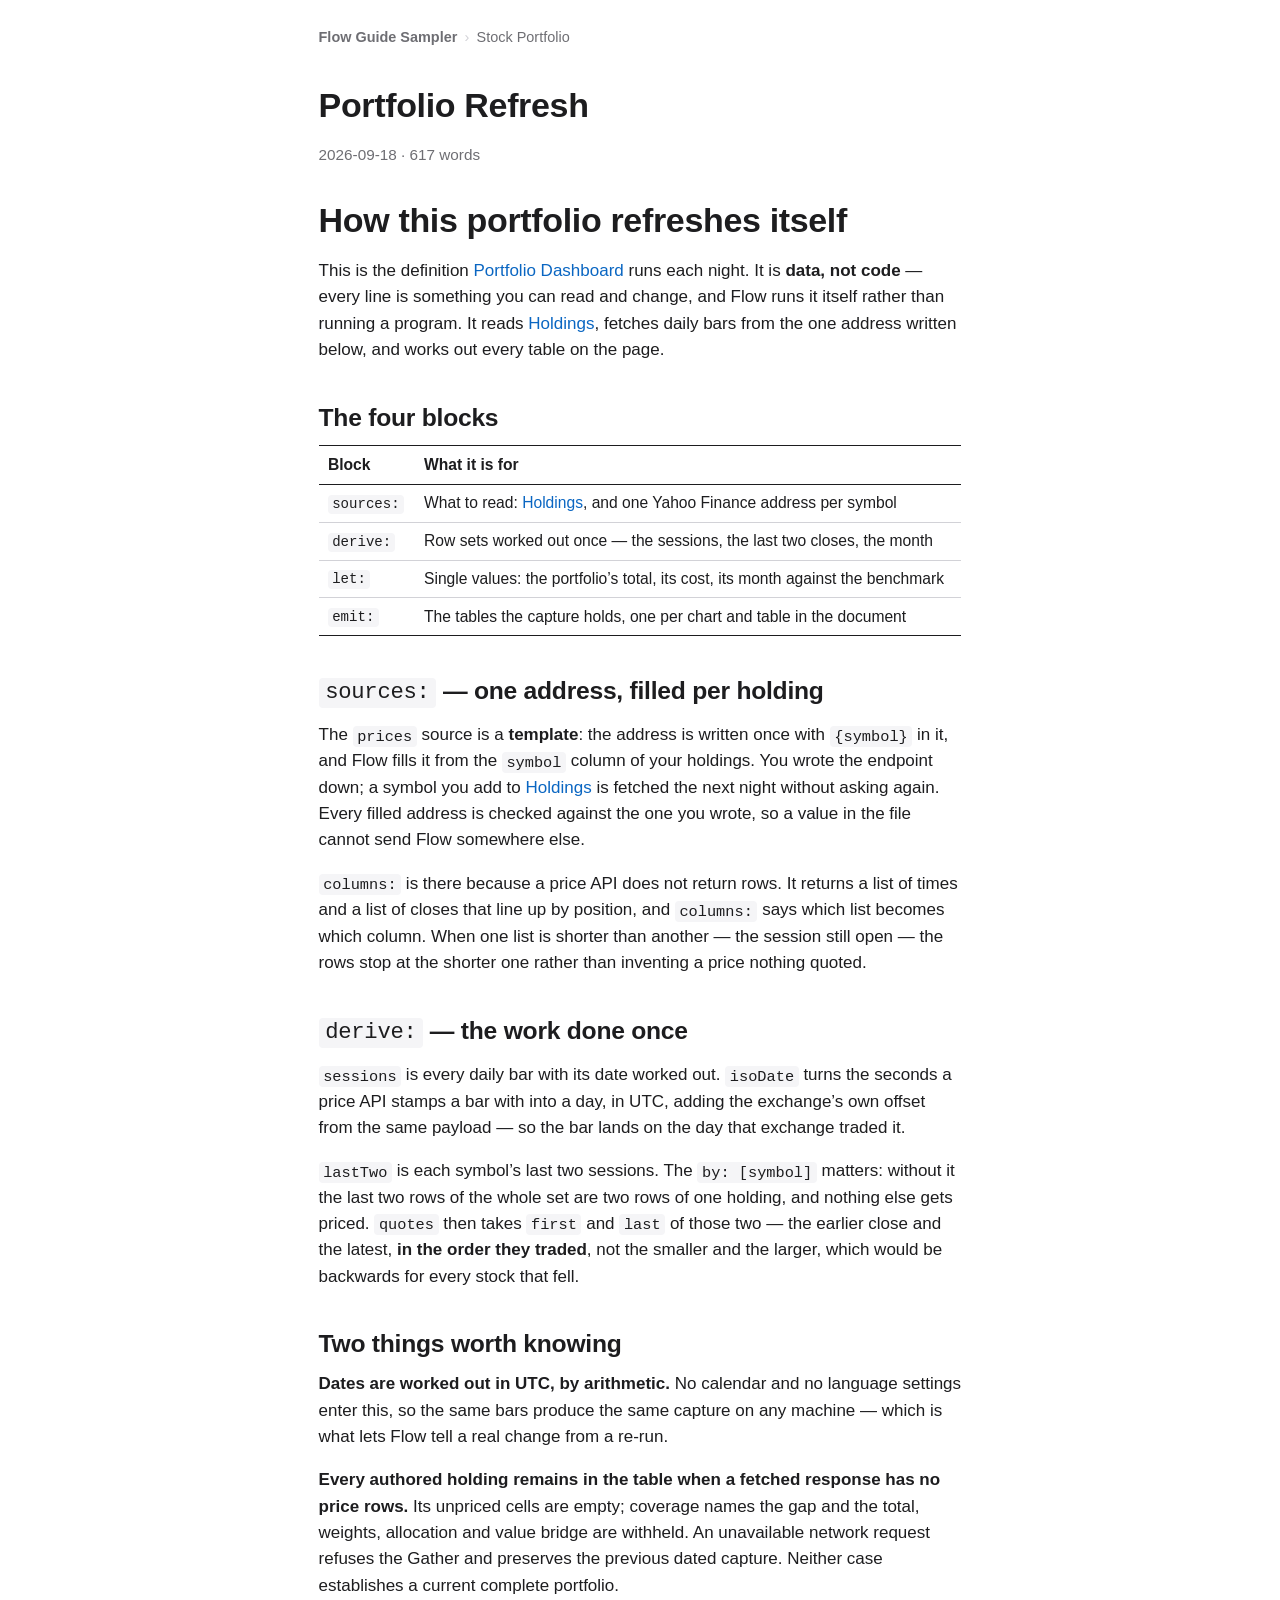
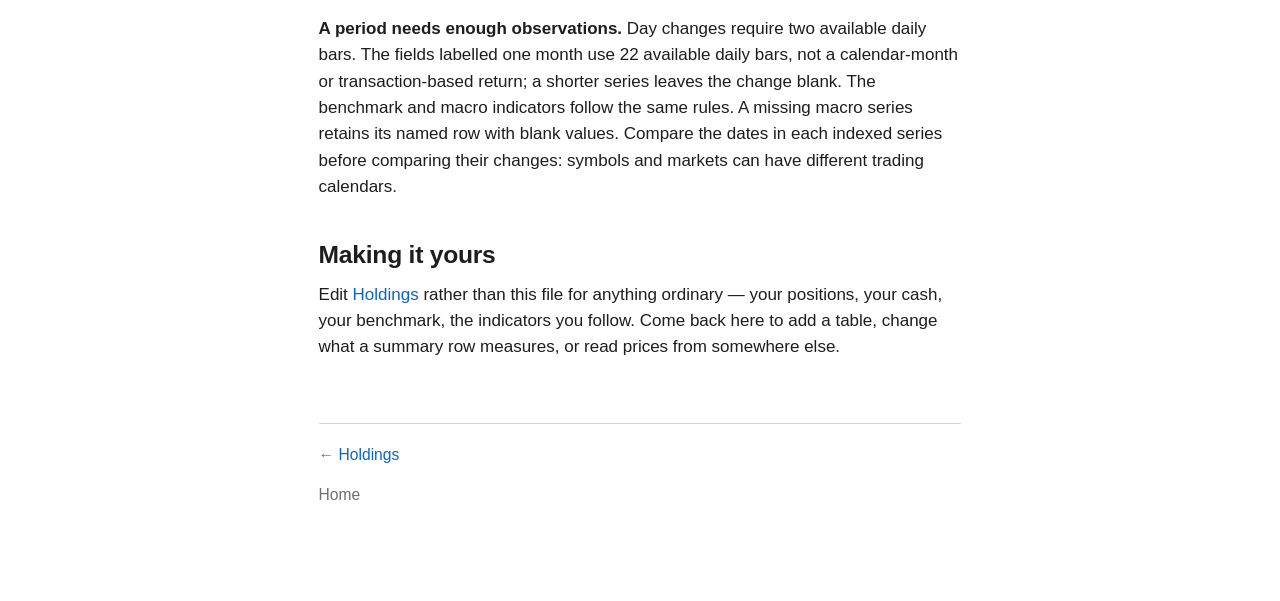
<file: stock-portfolio-portfolio-refresh.html>
<!DOCTYPE html>
<html lang="en">
<head>
<meta charset="utf-8">
<meta name="viewport" content="width=device-width, initial-scale=1">
<meta name="generator" content="Flow 1.7-dev (1)">
<title>Portfolio Refresh</title>
<link rel="stylesheet" href="style.css">
</head>
<body>
<header class="site-header"><a class="site-home" href="index.html">Flow Guide Sampler</a><span class="site-separator" aria-hidden="true">›</span><span class="site-section">Stock Portfolio</span></header>
<article class="document" data-title="Portfolio Refresh">
<header class="document-header"><h1 class="title">Portfolio Refresh</h1><p class="meta">2026-09-18 · 617 words</p></header>
<h1 id="how-this-portfolio-refreshes-itself">How this portfolio refreshes itself</h1>
<p>This is the definition <a href="stock-portfolio-portfolio-dashboard.html">Portfolio Dashboard</a> runs each night. It is <strong>data, not code</strong> — every line is something you can read and change, and Flow runs it itself rather than running a program. It reads <a href="stock-portfolio-holdings.html">Holdings</a>, fetches daily bars from the one address written below, and works out every table on the page.</p>
<h2 id="the-four-blocks">The four blocks</h2>
<table>
<thead><tr><th>Block</th><th>What it is for</th></tr></thead>
<tbody>
<tr><td><code>sources:</code></td><td>What to read: <a href="stock-portfolio-holdings.html">Holdings</a>, and one Yahoo Finance address per symbol</td></tr>
<tr><td><code>derive:</code></td><td>Row sets worked out once — the sessions, the last two closes, the month</td></tr>
<tr><td><code>let:</code></td><td>Single values: the portfolio’s total, its cost, its month against the benchmark</td></tr>
<tr><td><code>emit:</code></td><td>The tables the capture holds, one per chart and table in the document</td></tr>
</tbody>
</table>
<h2 id="sources-one-address-filled-per-holding"><code>sources:</code> — one address, filled per holding</h2>
<p>The <code>prices</code> source is a <strong>template</strong>: the address is written once with <code>{symbol}</code> in it, and Flow fills it from the <code>symbol</code> column of your holdings. You wrote the endpoint down; a symbol you add to <a href="stock-portfolio-holdings.html">Holdings</a> is fetched the next night without asking again. Every filled address is checked against the one you wrote, so a value in the file cannot send Flow somewhere else.</p>
<p><code>columns:</code> is there because a price API does not return rows. It returns a list of times and a list of closes that line up by position, and <code>columns:</code> says which list becomes which column. When one list is shorter than another — the session still open — the rows stop at the shorter one rather than inventing a price nothing quoted.</p>
<h2 id="derive-the-work-done-once"><code>derive:</code> — the work done once</h2>
<p><code>sessions</code> is every daily bar with its date worked out. <code>isoDate</code> turns the seconds a price API stamps a bar with into a day, in UTC, adding the exchange’s own offset from the same payload — so the bar lands on the day that exchange traded it.</p>
<p><code>lastTwo</code> is each symbol’s last two sessions. The <code>by: [symbol]</code> matters: without it the last two rows of the whole set are two rows of one holding, and nothing else gets priced. <code>quotes</code> then takes <code>first</code> and <code>last</code> of those two — the earlier close and the latest, <strong>in the order they traded</strong>, not the smaller and the larger, which would be backwards for every stock that fell.</p>
<h2 id="two-things-worth-knowing">Two things worth knowing</h2>
<p><strong>Dates are worked out in UTC, by arithmetic.</strong> No calendar and no language settings enter this, so the same bars produce the same capture on any machine — which is what lets Flow tell a real change from a re-run.</p>
<p><strong>Every authored holding remains in the table when a fetched response has no price rows.</strong> Its unpriced cells are empty; coverage names the gap and the total, weights, allocation and value bridge are withheld. An unavailable network request refuses the Gather and preserves the previous dated capture. Neither case establishes a current complete portfolio.</p>
<p><strong>A period needs enough observations.</strong> Day changes require two available daily bars. The fields labelled one month use 22 available daily bars, not a calendar-month or transaction-based return; a shorter series leaves the change blank. The benchmark and macro indicators follow the same rules. A missing macro series retains its named row with blank values. Compare the dates in each indexed series before comparing their changes: symbols and markets can have different trading calendars.</p>
<h2 id="making-it-yours">Making it yours</h2>
<p>Edit <a href="stock-portfolio-holdings.html">Holdings</a> rather than this file for anything ordinary — your positions, your cash, your benchmark, the indicators you follow. Come back here to add a table, change what a summary row measures, or read prices from somewhere else.</p>
</article>
<footer class="site-footer"><nav class="site-neighbours"><a rel="prev" href="stock-portfolio-holdings.html"><span class="arrow" aria-hidden="true">←</span> Holdings</a><span class="site-neighbour-empty"></span></nav><a class="site-home" href="index.html">Home</a></footer>
</body>
</html>
</file>
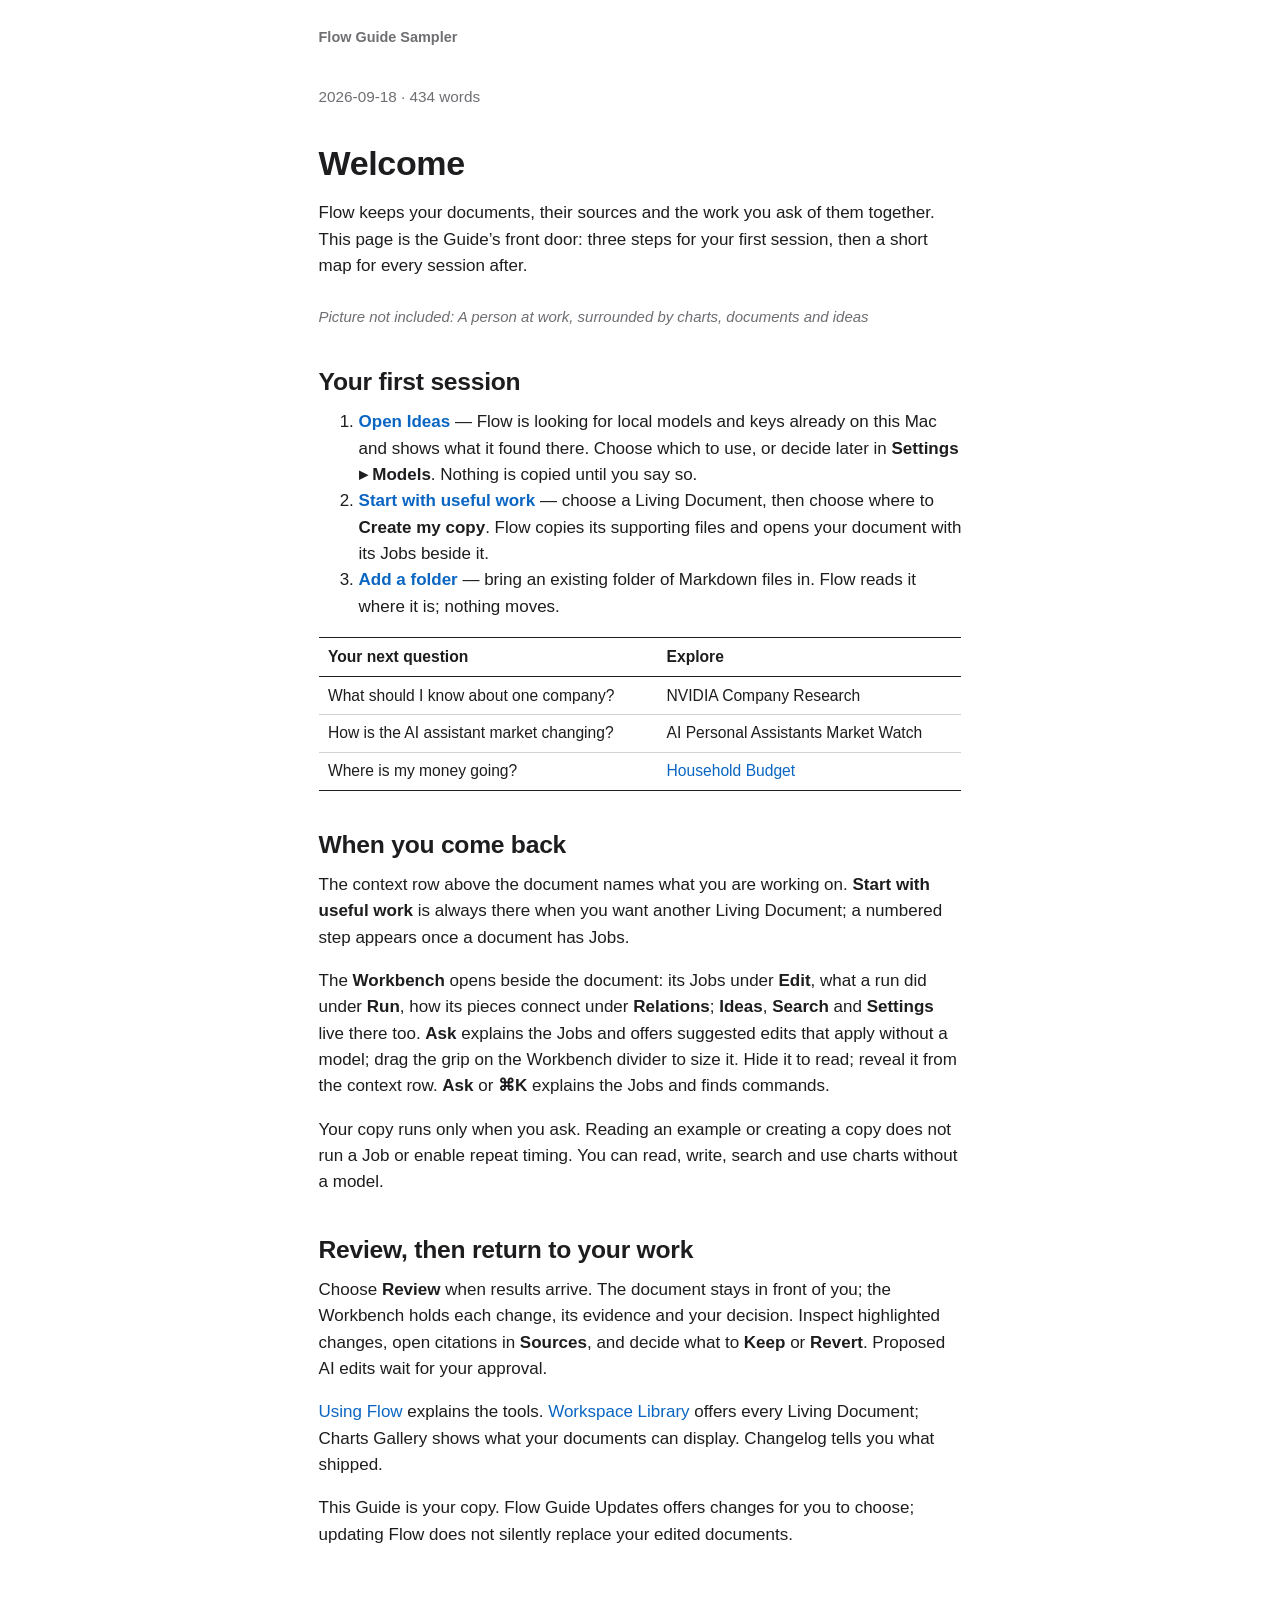
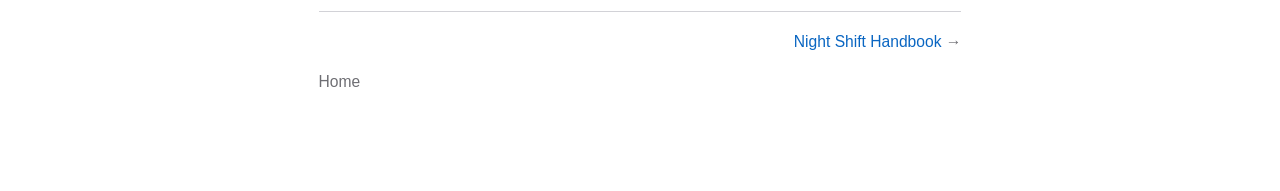
<file: welcome.html>
<!DOCTYPE html>
<html lang="en">
<head>
<meta charset="utf-8">
<meta name="viewport" content="width=device-width, initial-scale=1">
<meta name="generator" content="Flow 1.7-dev (1)">
<title>Welcome</title>
<link rel="stylesheet" href="style.css">
</head>
<body>
<header class="site-header"><a class="site-home" href="index.html">Flow Guide Sampler</a></header>
<article class="document" data-title="Welcome">
<header class="document-header"><p class="meta">2026-09-18 · 434 words</p></header>
<h1 id="welcome">Welcome</h1>
<p>Flow keeps your documents, their sources and the work you ask of them together. This page is the Guide’s front door: three steps for your first session, then a short map for every session after.</p>
<figure class="picture picture-omitted"><figcaption>A person at work, surrounded by charts, documents and ideas</figcaption></figure>
<h2 id="your-first-session">Your first session</h2>
<ol start="1">
<li><strong><a href="x-flow://app/ideas">Open Ideas</a></strong> — Flow is looking for local models and keys already on this Mac and shows what it found there. Choose which to use, or decide later in <strong>Settings ▸ Models</strong>. Nothing is copied until you say so.</li>
<li><strong><a href="x-flow://app/start-with-useful-work">Start with useful work</a></strong> — choose a Living Document, then choose where to <strong>Create my copy</strong>. Flow copies its supporting files and opens your document with its Jobs beside it.</li>
<li><strong><a href="x-flow://app/add-folder">Add a folder</a></strong> — bring an existing folder of Markdown files in. Flow reads it where it is; nothing moves.</li>
</ol>
<table>
<thead><tr><th>Your next question</th><th>Explore</th></tr></thead>
<tbody>
<tr><td>What should I know about one company?</td><td>NVIDIA Company Research</td></tr>
<tr><td>How is the AI assistant market changing?</td><td>AI Personal Assistants Market Watch</td></tr>
<tr><td>Where is my money going?</td><td><a href="household-budget-household-budget.html">Household Budget</a></td></tr>
</tbody>
</table>
<h2 id="when-you-come-back">When you come back</h2>
<p>The context row above the document names what you are working on. <strong>Start with useful work</strong> is always there when you want another Living Document; a numbered step appears once a document has Jobs.</p>
<p>The <strong>Workbench</strong> opens beside the document: its Jobs under <strong>Edit</strong>, what a run did under <strong>Run</strong>, how its pieces connect under <strong>Relations</strong>; <strong>Ideas</strong>, <strong>Search</strong> and <strong>Settings</strong> live there too. <strong>Ask</strong> explains the Jobs and offers suggested edits that apply without a model; drag the grip on the Workbench divider to size it. Hide it to read; reveal it from the context row. <strong>Ask</strong> or <strong>⌘K</strong> explains the Jobs and finds commands.</p>
<p>Your copy runs only when you ask. Reading an example or creating a copy does not run a Job or enable repeat timing. You can read, write, search and use charts without a model.</p>
<h2 id="review-then-return-to-your-work">Review, then return to your work</h2>
<p>Choose <strong>Review</strong> when results arrive. The document stays in front of you; the Workbench holds each change, its evidence and your decision. Inspect highlighted changes, open citations in <strong>Sources</strong>, and decide what to <strong>Keep</strong> or <strong>Revert</strong>. Proposed AI edits wait for your approval.</p>
<p><a href="flow-handbook-using-flow.html">Using Flow</a> explains the tools. <a href="flow-handbook-workspace-library.html">Workspace Library</a> offers every Living Document; Charts Gallery shows what your documents can display. Changelog tells you what shipped.</p>
<p>This Guide is your copy. Flow Guide Updates offers changes for you to choose; updating Flow does not silently replace your edited documents.</p>
</article>
<footer class="site-footer"><nav class="site-neighbours"><span class="site-neighbour-empty"></span><a rel="next" href="flow-handbook-night-shift-handbook.html">Night Shift Handbook <span class="arrow" aria-hidden="true">→</span></a></nav><a class="site-home" href="index.html">Home</a></footer>
</body>
</html>
</file>
<file: style.css>
@page {
  size: letter;
  margin: 22mm 20mm 22mm 20mm;
  @top-left { content: string(doc-title); font: 8.5pt/1 -apple-system, "Helvetica Neue", Helvetica, Arial, sans-serif; color: #666; }
  @top-right { content: string(section); font: 8.5pt/1 -apple-system, "Helvetica Neue", Helvetica, Arial, sans-serif; color: #666; }
  @bottom-center { content: counter(page); font: 8.5pt/1 -apple-system, "Helvetica Neue", Helvetica, Arial, sans-serif; color: #666; }
}
@page :first {
  @top-left { content: none; }
  @top-right { content: none; }
}
:root {
  --ink: #1d1d1f;
  --muted: #6e6e73;
  --rule: #d2d2d7;
  --paper: #ffffff;
  --accent: #0a66c2;
  --code: #f5f5f7;
  --measure: 68ch;
}
@media (prefers-color-scheme: dark) {
  :root { --ink: #f5f5f7; --muted: #a1a1a6; --rule: #3a3a3c; --paper: #1c1c1e; --code: #2c2c2e; --accent: #64a9ff; }
}
html { background: var(--paper); }
body {
  margin: 0 auto;
  padding: 48px 16px 96px;
  max-width: var(--measure);
  color: var(--ink);
  background: var(--paper);
  font: 17px/1.55 -apple-system, "Helvetica Neue", Helvetica, Arial, sans-serif;
  -webkit-font-smoothing: antialiased;
  text-rendering: optimizeLegibility;
}
article.document > h1:first-of-type, .document-header .title { string-set: doc-title content(text); }
h2 { string-set: section content(text); }
h1, h2, h3, h4, h5, h6 { line-height: 1.2; letter-spacing: -0.01em; margin: 1.6em 0 0.5em; break-after: avoid; page-break-after: avoid; }
h1 { font-size: 2em; margin-top: 0; }
h2 { font-size: 1.45em; }
h3 { font-size: 1.15em; }
h4, h5, h6 { font-size: 1em; }
p, ul, ol, blockquote, pre, table, figure { margin: 0 0 1em; }
.document-header { margin-bottom: 2em; }
.document-header .subtitle { font-size: 1.15em; color: var(--muted); margin: 0.25em 0 0; }
.document-header .meta { color: var(--muted); font-size: 0.9em; margin: 0.5em 0 0; }
a { color: var(--accent); text-decoration: none; }
a:hover { text-decoration: underline; }
blockquote { margin-left: 0; padding-left: 1em; border-left: 3px solid var(--rule); color: var(--muted); }
code { font: 0.9em/1.5 ui-monospace, "SF Mono", Menlo, monospace; background: var(--code); padding: 0.1em 0.3em; border-radius: 4px; }
pre { background: var(--code); padding: 12px 14px; border-radius: 8px; overflow-x: auto; break-inside: avoid; page-break-inside: avoid; }
pre code { background: none; padding: 0; }
hr { border: 0; border-top: 1px solid var(--rule); margin: 2em 0; }
table { width: 100%; border-collapse: collapse; font-size: 0.92em; font-variant-numeric: tabular-nums; }
thead th { text-align: left; border-top: 1.5px solid var(--ink); border-bottom: 1px solid var(--ink); padding: 0.45em 0.6em; font-weight: 600; }
tbody td { padding: 0.4em 0.6em; border-bottom: 1px solid var(--rule); vertical-align: top; }
tbody tr:last-child td { border-bottom: 1.5px solid var(--ink); }
tr { break-inside: avoid; page-break-inside: avoid; }
th[style*="right"], td[style*="right"] { font-variant-numeric: tabular-nums; }
figure { margin: 1.5em 0; break-inside: avoid; page-break-inside: avoid; }
figure img, figure svg { max-width: 100%; height: auto; display: block; }
figcaption { color: var(--muted); font-size: 0.88em; margin-top: 0.5em; }
figure.picture-omitted figcaption::before { content: "Picture not included: "; }
figure.chart-unavailable p { color: var(--muted); font-style: italic; border: 1px dashed var(--rule); padding: 1em; border-radius: 8px; }
.picture-omitted { color: var(--muted); font-style: italic; }
input[type=checkbox] { vertical-align: middle; }
aside.footnote { font-size: 0.88em; color: var(--muted); margin: 0.5em 0; padding-left: 1.5em; text-indent: -1.5em; }
aside.footnote sup { margin-right: 0.35em; }
aside.footnote p { display: inline; }
.footnote-back { margin-left: 0.35em; }
ul.folder-inventory { font-size: 0.92em; }
section.listing { margin: 0 0 1.5em; }
section.listing h2 { font-size: 0.8em; font-weight: 600; text-transform: uppercase; letter-spacing: 0.08em; color: var(--muted); margin: 2.2em 0 0.6em; padding-bottom: 0.4em; border-bottom: 1px solid var(--rule); }
ol.listing { list-style: none; padding: 0; margin: 0; }
ol.listing li { margin: 0; padding: 0.7em 0; border-bottom: 1px solid var(--rule); }
ol.listing li:last-child { border-bottom: 0; }
ol.listing li > a, ol.listing .entry-title { font-weight: 600; }
ol.listing .description { color: var(--muted); font-size: 0.92em; margin: 0.15em 0 0; }
ol.listing .date { display: block; color: var(--muted); font-size: 0.8em; font-variant-numeric: tabular-nums; margin-top: 0.2em; }
ol.listing .words { color: var(--muted); font-size: 0.85em; margin-left: 0.5em; }
.site-header { display: flex; align-items: baseline; gap: 0.5em; font-size: 0.85em; color: var(--muted); margin: -1.5em 0 2.5em; }
.site-header .site-home { color: var(--muted); font-weight: 600; }
.site-header .site-separator { color: var(--rule); }
.site-footer { margin-top: 4em; padding-top: 1.2em; border-top: 1px solid var(--rule); font-size: 0.92em; }
.site-footer .site-neighbours { display: flex; justify-content: space-between; gap: 1.5em; margin-bottom: 1em; }
.site-footer .site-neighbours a[rel="next"] { text-align: right; margin-left: auto; }
.site-footer .site-neighbours .arrow { color: var(--muted); }
.site-footer > .site-home { color: var(--muted); }
article.not-found { text-align: center; padding-top: 3em; }
@media print {
  body { font-size: 11pt; line-height: 1.35; padding: 0; max-width: none; color: #000; background: #fff; }
  :root { --ink: #000; --muted: #444; --rule: #bbb; --paper: #fff; --code: #f2f2f2; --accent: #000; }
  a { color: inherit; }
  a[href^="http"]::after { content: " (" attr(href) ")"; font-size: 0.8em; color: #444; word-break: break-all; }
  .footnote-back { display: none; }
  .site-header, .site-footer { display: none; }
  h1, h2, h3, h4, h5, h6 { break-after: avoid; page-break-after: avoid; }
  tr, figure, pre, img { break-inside: avoid; page-break-inside: avoid; }
  p { orphans: 3; widows: 3; }
}
</file>
<file: charts/hover.css>
#vg-tooltip-element.vg-tooltip {
  font-family: inherit;
  font-size: 12px;
  color: var(--ink);
  background: var(--paper);
  border: 1px solid var(--rule);
  border-radius: 6px;
  box-shadow: 0 4px 14px rgba(0, 0, 0, 0.12);
  padding: 6px 9px;
}
#vg-tooltip-element.vg-tooltip table { width: auto; margin: 0; border-collapse: collapse; font-size: inherit; font-variant-numeric: tabular-nums; }
#vg-tooltip-element.vg-tooltip table tr td { padding: 2px 4px; border: 0; background: none; vertical-align: baseline; line-height: 1.4; }
#vg-tooltip-element.vg-tooltip table tr:last-child td { border: 0; }
#vg-tooltip-element.vg-tooltip table tr td.key { color: var(--muted); text-align: right; padding-right: 8px; }
#vg-tooltip-element.vg-tooltip table tr td.value { color: var(--ink); }
figure.chart .chart-live { width: 100%; }
figure.chart .chart-live details { display: none; }
figure.chart .chart-live-pending { position: absolute; left: -99999px; top: 0; }
</file>
